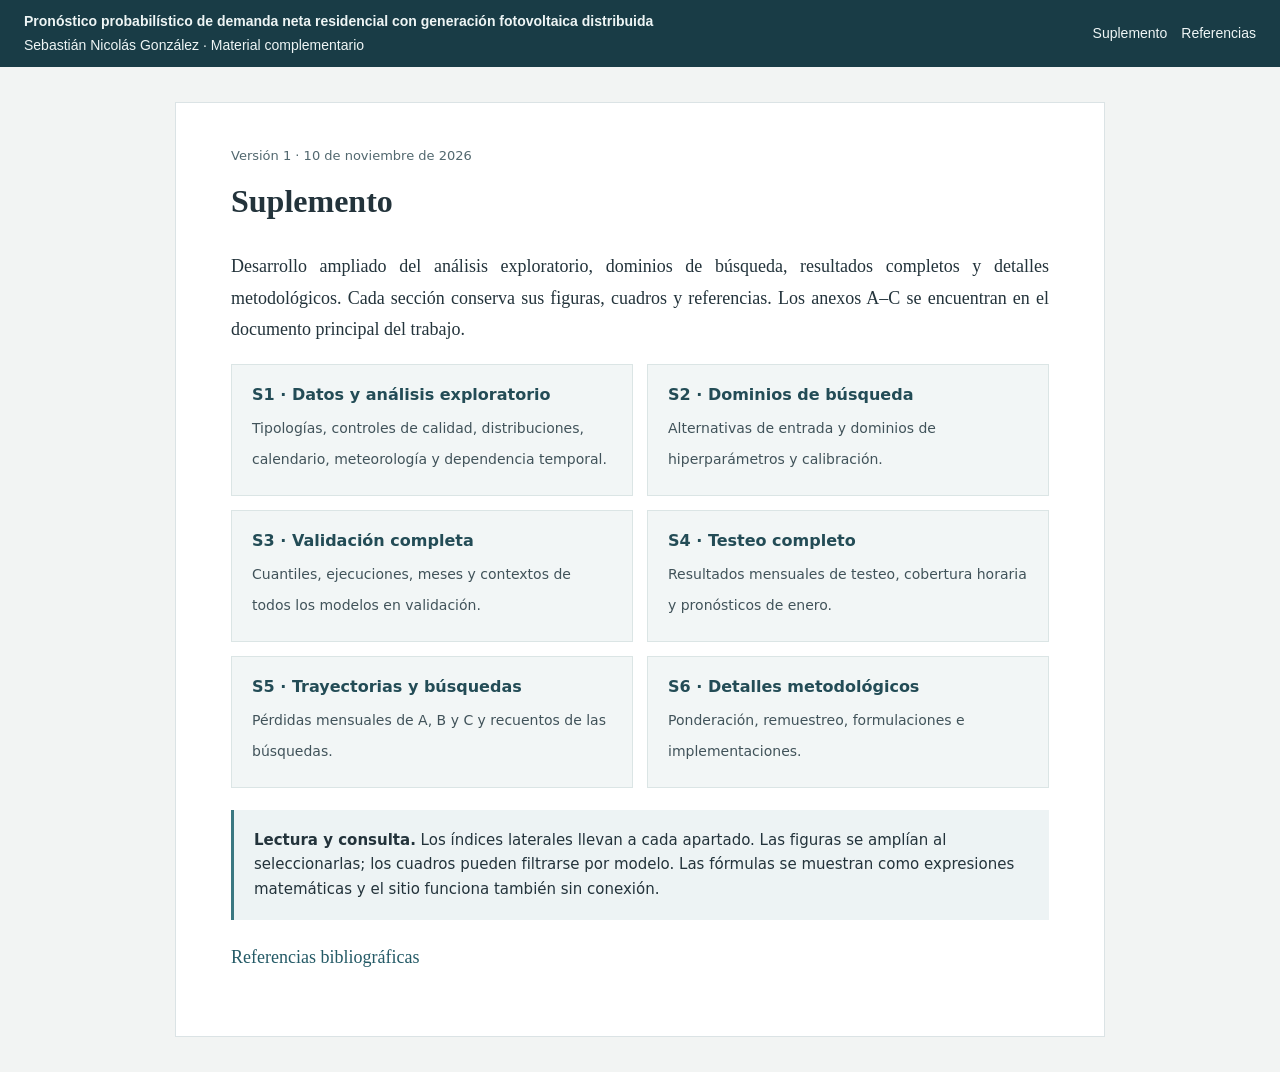
<file: docs/index.html>
<!doctype html><html lang="es"><head><meta charset="utf-8"><meta name="viewport" content="width=device-width,initial-scale=1"><title>Suplemento</title><link rel="stylesheet" href="estilos.css"></head><body><header><a class="brand" href="index.html">Pronóstico probabilístico de demanda neta residencial con generación fotovoltaica distribuida<br> <span style="font-weight:400">Sebastián Nicolás González · Material complementario</span> · material complementario</a><a href="index.html">Suplemento</a><a href="referencias.html">Referencias</a></header><main class="index-wrap"><article class="paper"><p class="overview-count">Versión 1 · 10 de noviembre de 2026</p><h1>Suplemento</h1><p>Desarrollo ampliado del análisis exploratorio, dominios de búsqueda, resultados completos y detalles metodológicos. Cada sección conserva sus figuras, cuadros y referencias. Los anexos A–C se encuentran en el documento principal del trabajo.</p><div class="cards"><a class="card" href="s1.html"><strong>S1 · Datos y análisis exploratorio</strong><span>Tipologías, controles de calidad, distribuciones, calendario, meteorología y dependencia temporal.</span></a><a class="card" href="s2.html"><strong>S2 · Dominios de búsqueda</strong><span>Alternativas de entrada y dominios de hiperparámetros y calibración.</span></a><a class="card" href="s3.html"><strong>S3 · Validación completa</strong><span>Cuantiles, ejecuciones, meses y contextos de todos los modelos en validación.</span></a><a class="card" href="s4.html"><strong>S4 · Testeo completo</strong><span>Resultados mensuales de testeo, cobertura horaria y pronósticos de enero.</span></a><a class="card" href="s5.html"><strong>S5 · Trayectorias y búsquedas</strong><span>Pérdidas mensuales de A, B y C y recuentos de las búsquedas.</span></a><a class="card" href="s6.html"><strong>S6 · Detalles metodológicos</strong><span>Ponderación, remuestreo, formulaciones e implementaciones.</span></a></div><div class="callout"><strong>Lectura y consulta.</strong> Los índices laterales llevan a cada apartado. Las figuras se amplían al seleccionarlas; los cuadros pueden filtrarse por modelo. Las fórmulas se muestran como expresiones matemáticas y el sitio funciona también sin conexión.</div><p><a href="referencias.html">Referencias bibliográficas</a></p></article></main><dialog id="zoom"><button>Cerrar imagen</button><img alt=""></dialog><script src="lectura.js"></script></body></html>
</file>
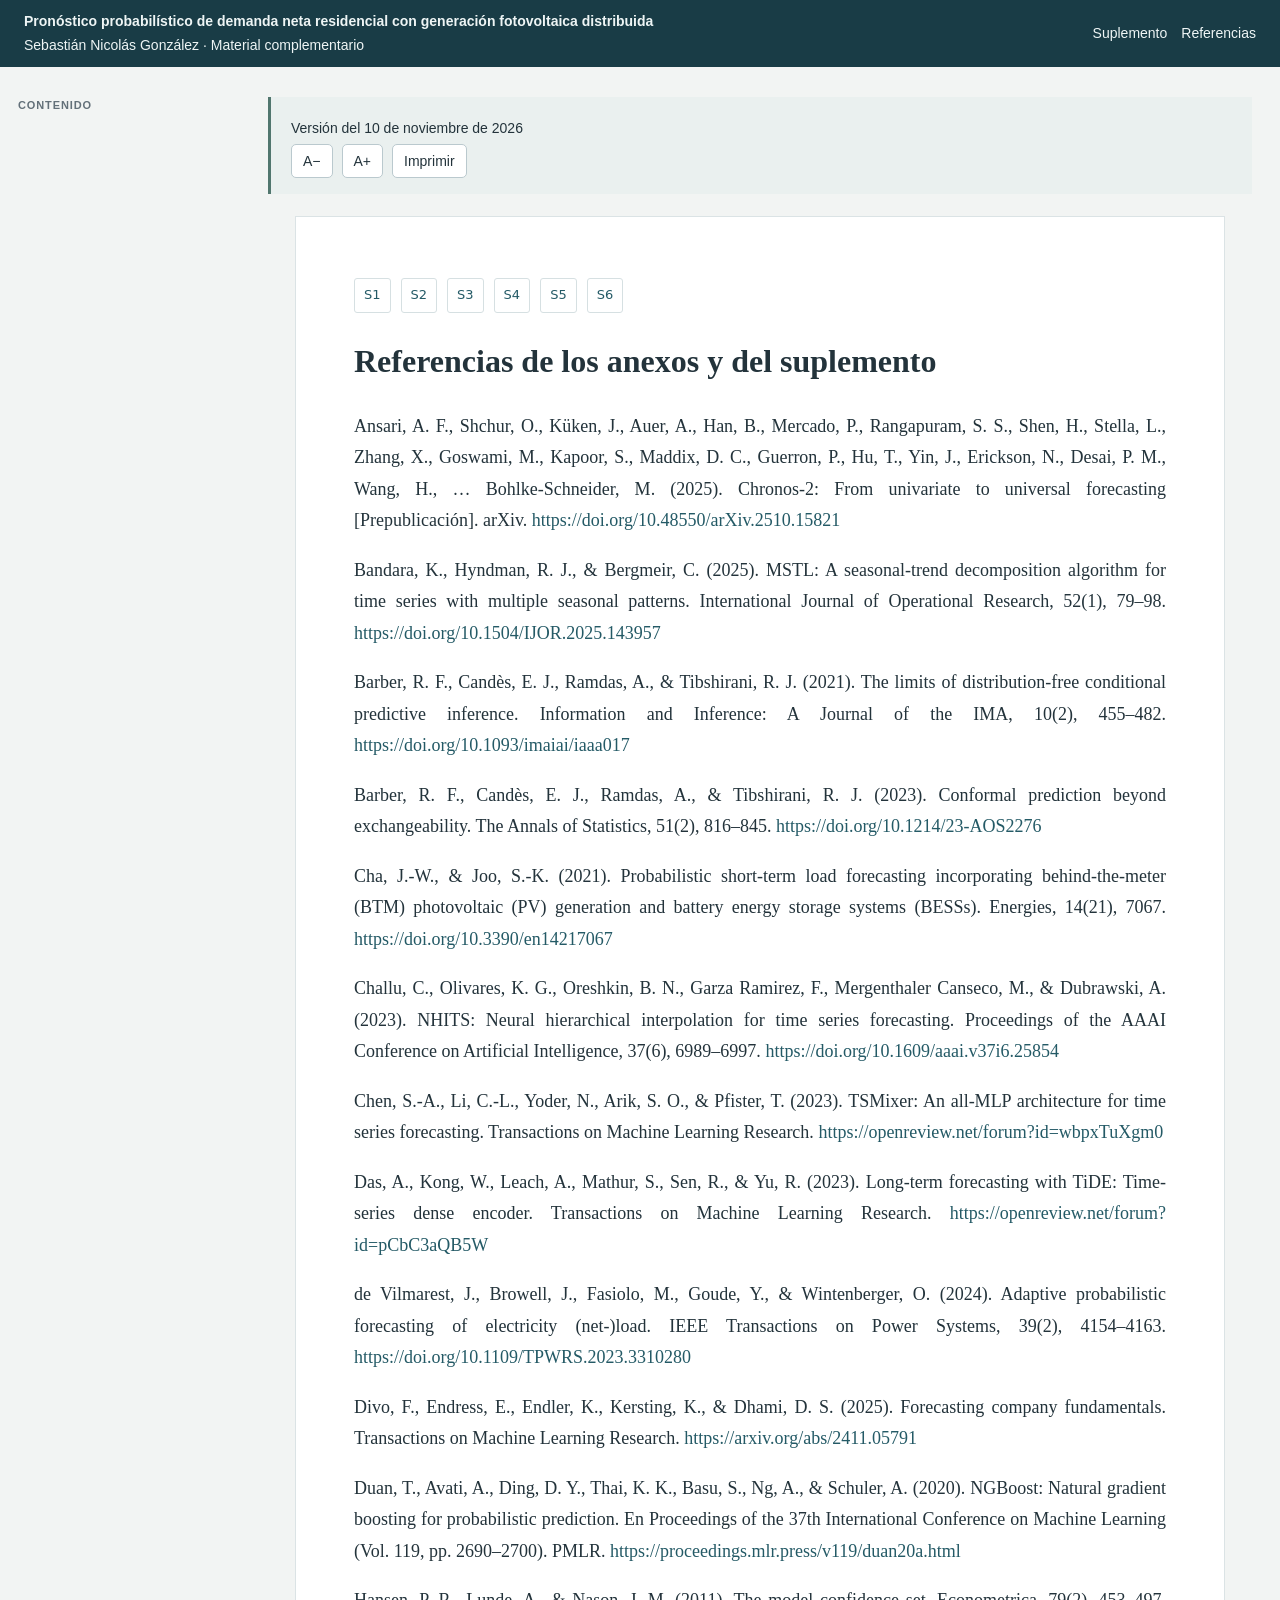
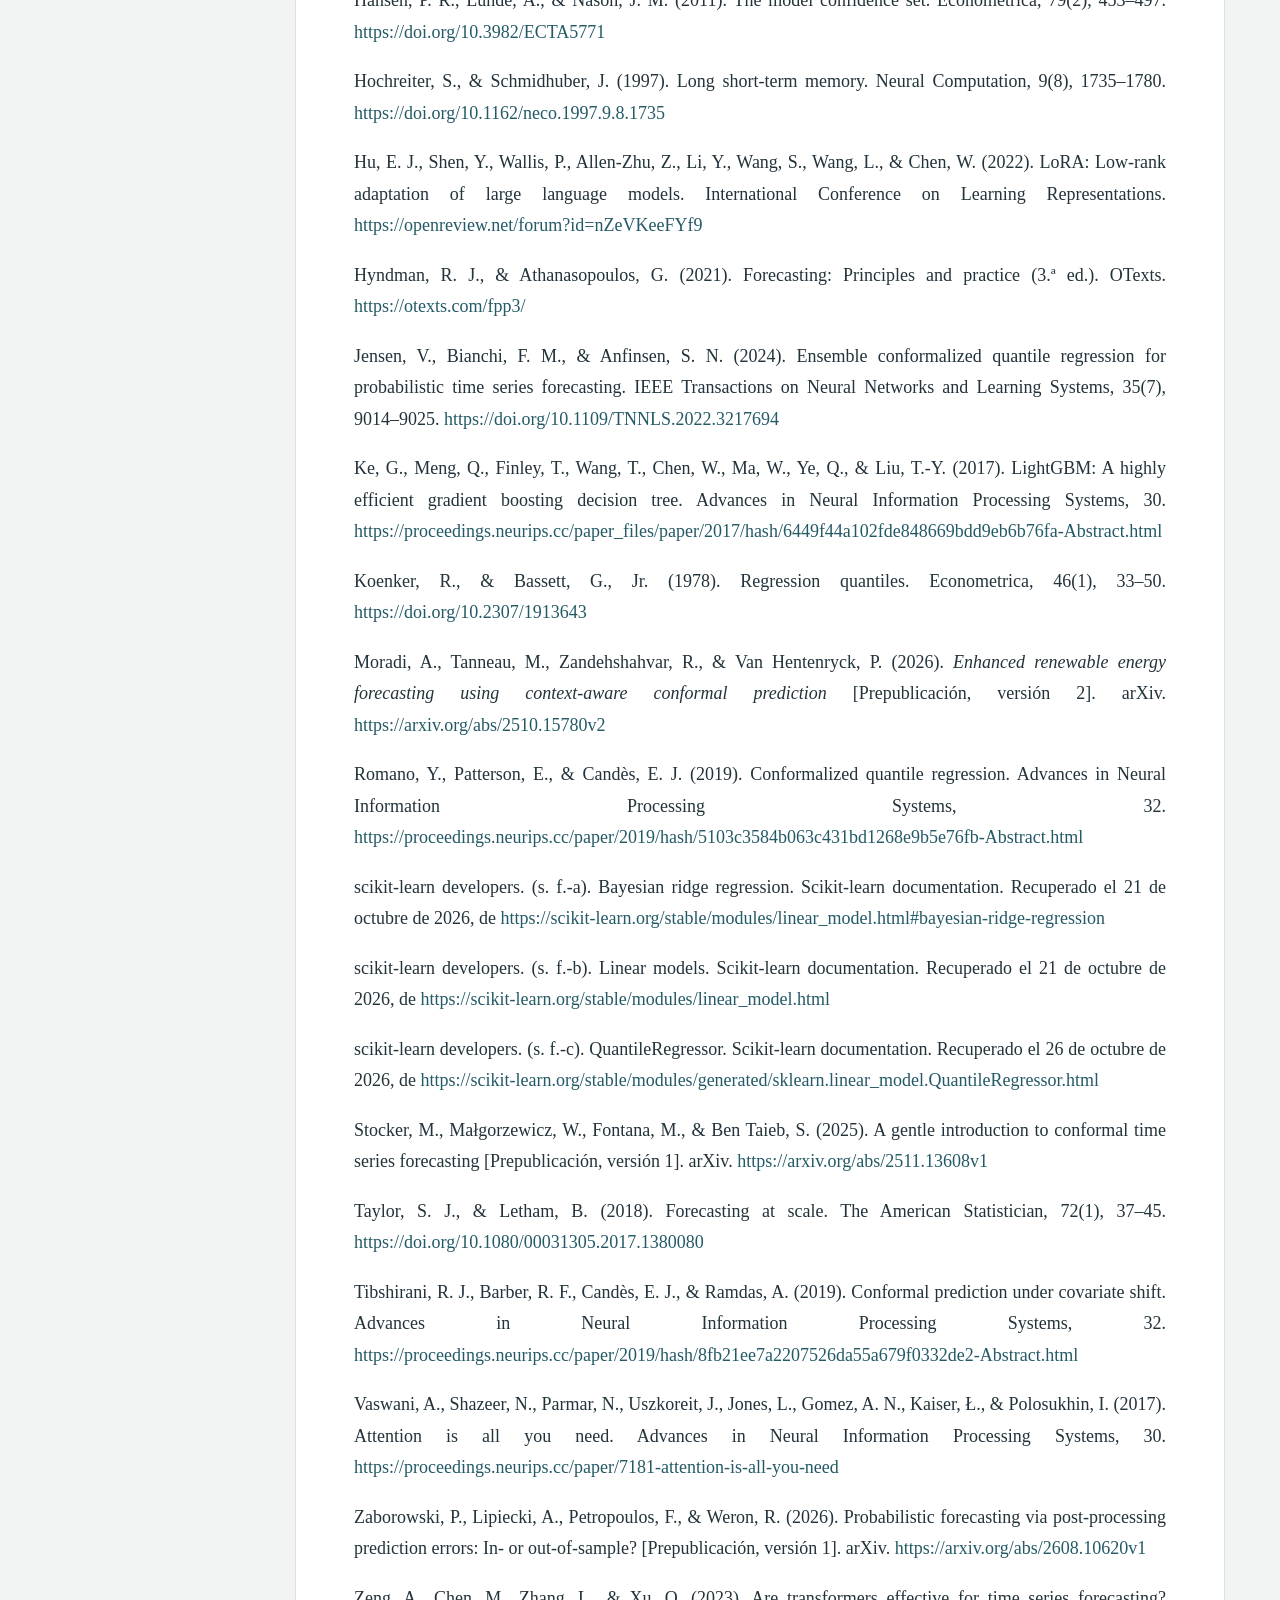
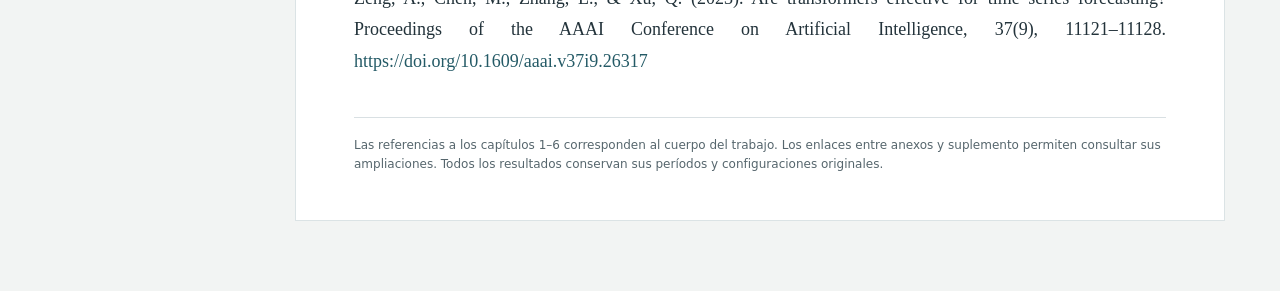
<file: docs/referencias.html>
<!doctype html><html lang="es"><head><meta charset="utf-8"><meta name="viewport" content="width=device-width,initial-scale=1"><title>Referencias</title><link rel="stylesheet" href="estilos.css"></head><body><header><a class="brand" href="index.html">Demanda neta · material complementario</a><a href="index.html">Suplemento</a><a href="referencias.html">Referencias</a></header><div class="layout"><nav class="toc" aria-label="Índice del documento"><strong>Contenido</strong></nav><main class="reading"><div class="review-note"><p>Versión del 10 de noviembre de 2026</p><div class="toolbar"><button data-font="-1">A−</button><button data-font="1">A+</button><button onclick="window.print()">Imprimir</button></div></div><article class="paper"><nav class="doc-nav"><a href="s1.html">S1</a><a href="s2.html">S2</a><a href="s3.html">S3</a><a href="s4.html">S4</a><a href="s5.html">S5</a><a href="s6.html">S6</a></nav><div><h1 id="referencias-de-los-anexos-y-del-suplemento">Referencias de los anexos y del suplemento</h1>
<p>Ansari, A. F., Shchur, O., Küken, J., Auer, A., Han, B., Mercado, P., Rangapuram, S. S., Shen, H., Stella, L., Zhang, X., Goswami, M., Kapoor, S., Maddix, D. C., Guerron, P., Hu, T., Yin, J., Erickson, N., Desai, P. M., Wang, H., … Bohlke-Schneider, M. (2025). Chronos-2: From univariate to universal forecasting [Prepublicación]. arXiv. <a href="https://doi.org/10.48550/arXiv.2510.15821">https://doi.org/10.48550/arXiv.2510.15821</a></p>
<p>Bandara, K., Hyndman, R. J., &amp; Bergmeir, C. (2025). MSTL: A seasonal-trend decomposition algorithm for time series with multiple seasonal patterns. International Journal of Operational Research, 52(1), 79–98. <a href="https://doi.org/10.1504/IJOR.2025.143957">https://doi.org/10.1504/IJOR.2025.143957</a></p>
<p>Barber, R. F., Candès, E. J., Ramdas, A., &amp; Tibshirani, R. J. (2021). The limits of distribution-free conditional predictive inference. Information and Inference: A Journal of the IMA, 10(2), 455–482. <a href="https://doi.org/10.1093/imaiai/iaaa017">https://doi.org/10.1093/imaiai/iaaa017</a></p>
<p>Barber, R. F., Candès, E. J., Ramdas, A., &amp; Tibshirani, R. J. (2023). Conformal prediction beyond exchangeability. The Annals of Statistics, 51(2), 816–845. <a href="https://doi.org/10.1214/23-AOS2276">https://doi.org/10.1214/23-AOS2276</a></p>
<p>Cha, J.-W., &amp; Joo, S.-K. (2021). Probabilistic short-term load forecasting incorporating behind-the-meter (BTM) photovoltaic (PV) generation and battery energy storage systems (BESSs). Energies, 14(21), 7067. <a href="https://doi.org/10.3390/en14217067">https://doi.org/10.3390/en14217067</a></p>
<p>Challu, C., Olivares, K. G., Oreshkin, B. N., Garza Ramirez, F., Mergenthaler Canseco, M., &amp; Dubrawski, A. (2023). NHITS: Neural hierarchical interpolation for time series forecasting. Proceedings of the AAAI Conference on Artificial Intelligence, 37(6), 6989–6997. <a href="https://doi.org/10.1609/aaai.v37i6.25854">https://doi.org/10.1609/aaai.v37i6.25854</a></p>
<p>Chen, S.-A., Li, C.-L., Yoder, N., Arik, S. O., &amp; Pfister, T. (2023). TSMixer: An all-MLP architecture for time series forecasting. Transactions on Machine Learning Research. <a href="https://openreview.net/forum?id=wbpxTuXgm0">https://openreview.net/forum?id=wbpxTuXgm0</a></p>
<p>Das, A., Kong, W., Leach, A., Mathur, S., Sen, R., &amp; Yu, R. (2023). Long-term forecasting with TiDE: Time-series dense encoder. Transactions on Machine Learning Research. <a href="https://openreview.net/forum?id=pCbC3aQB5W">https://openreview.net/forum?id=pCbC3aQB5W</a></p>
<p>de Vilmarest, J., Browell, J., Fasiolo, M., Goude, Y., &amp; Wintenberger, O. (2024). Adaptive probabilistic forecasting of electricity (net-)load. IEEE Transactions on Power Systems, 39(2), 4154–4163. <a href="https://doi.org/10.1109/TPWRS.2023.3310280">https://doi.org/10.1109/TPWRS.2023.3310280</a></p>
<p>Divo, F., Endress, E., Endler, K., Kersting, K., &amp; Dhami, D. S. (2025). Forecasting company fundamentals. Transactions on Machine Learning Research. <a href="https://arxiv.org/abs/2411.05791">https://arxiv.org/abs/2411.05791</a></p>
<p>Duan, T., Avati, A., Ding, D. Y., Thai, K. K., Basu, S., Ng, A., &amp; Schuler, A. (2020). NGBoost: Natural gradient boosting for probabilistic prediction. En Proceedings of the 37th International Conference on Machine Learning (Vol. 119, pp. 2690–2700). PMLR. <a href="https://proceedings.mlr.press/v119/duan20a.html">https://proceedings.mlr.press/v119/duan20a.html</a></p>
<p>Hansen, P. R., Lunde, A., &amp; Nason, J. M. (2011). The model confidence set. Econometrica, 79(2), 453–497. <a href="https://doi.org/10.3982/ECTA5771">https://doi.org/10.3982/ECTA5771</a></p>
<p>Hochreiter, S., &amp; Schmidhuber, J. (1997). Long short-term memory. Neural Computation, 9(8), 1735–1780. <a href="https://doi.org/10.1162/neco.1997.9.8.1735">https://doi.org/10.1162/neco.1997.9.8.1735</a></p>
<p>Hu, E. J., Shen, Y., Wallis, P., Allen-Zhu, Z., Li, Y., Wang, S., Wang, L., &amp; Chen, W. (2022). LoRA: Low-rank adaptation of large language models. International Conference on Learning Representations. <a href="https://openreview.net/forum?id=nZeVKeeFYf9">https://openreview.net/forum?id=nZeVKeeFYf9</a></p>
<p>Hyndman, R. J., &amp; Athanasopoulos, G. (2021). Forecasting: Principles and practice (3.ª ed.). OTexts. <a href="https://otexts.com/fpp3/">https://otexts.com/fpp3/</a></p>
<p>Jensen, V., Bianchi, F. M., &amp; Anfinsen, S. N. (2024). Ensemble conformalized quantile regression for probabilistic time series forecasting. IEEE Transactions on Neural Networks and Learning Systems, 35(7), 9014–9025. <a href="https://doi.org/10.1109/TNNLS.2022.3217694">https://doi.org/10.1109/TNNLS.2022.3217694</a></p>
<p>Ke, G., Meng, Q., Finley, T., Wang, T., Chen, W., Ma, W., Ye, Q., &amp; Liu, T.-Y. (2017). LightGBM: A highly efficient gradient boosting decision tree. Advances in Neural Information Processing Systems, 30. <a href="https://proceedings.neurips.cc/paper_files/paper/2017/hash/6449f44a102fde848669bdd9eb6b76fa-Abstract.html">https://proceedings.neurips.cc/paper_files/paper/2017/hash/6449f44a102fde848669bdd9eb6b76fa-Abstract.html</a></p>
<p>Koenker, R., &amp; Bassett, G., Jr. (1978). Regression quantiles. Econometrica, 46(1), 33–50. <a href="https://doi.org/10.2307/1913643">https://doi.org/10.2307/1913643</a></p>
<p>Moradi, A., Tanneau, M., Zandehshahvar, R., &amp; Van Hentenryck, P. (2026). <em>Enhanced renewable energy forecasting using context-aware conformal prediction</em> [Prepublicación, versión 2]. arXiv. <a href="https://arxiv.org/abs/2510.15780v2">https://arxiv.org/abs/2510.15780v2</a></p>
<p>Romano, Y., Patterson, E., &amp; Candès, E. J. (2019). Conformalized quantile regression. Advances in Neural Information Processing Systems, 32. <a href="https://proceedings.neurips.cc/paper/2019/hash/5103c3584b063c431bd1268e9b5e76fb-Abstract.html">https://proceedings.neurips.cc/paper/2019/hash/5103c3584b063c431bd1268e9b5e76fb-Abstract.html</a></p>
<p>scikit-learn developers. (s. f.-a). Bayesian ridge regression. Scikit-learn documentation. Recuperado el 21 de octubre de 2026, de <a href="https://scikit-learn.org/stable/modules/linear_model.html#bayesian-ridge-regression">https://scikit-learn.org/stable/modules/linear_model.html#bayesian-ridge-regression</a></p>
<p>scikit-learn developers. (s. f.-b). Linear models. Scikit-learn documentation. Recuperado el 21 de octubre de 2026, de <a href="https://scikit-learn.org/stable/modules/linear_model.html">https://scikit-learn.org/stable/modules/linear_model.html</a></p>
<p>scikit-learn developers. (s. f.-c). QuantileRegressor. Scikit-learn documentation. Recuperado el 26 de octubre de 2026, de <a href="https://scikit-learn.org/stable/modules/generated/sklearn.linear_model.QuantileRegressor.html">https://scikit-learn.org/stable/modules/generated/sklearn.linear_model.QuantileRegressor.html</a></p>
<p>Stocker, M., Małgorzewicz, W., Fontana, M., &amp; Ben Taieb, S. (2025). A gentle introduction to conformal time series forecasting [Prepublicación, versión 1]. arXiv. <a href="https://arxiv.org/abs/2511.13608v1">https://arxiv.org/abs/2511.13608v1</a></p>
<p>Taylor, S. J., &amp; Letham, B. (2018). Forecasting at scale. The American Statistician, 72(1), 37–45. <a href="https://doi.org/10.1080/00031305.2017.1380080">https://doi.org/10.1080/00031305.2017.1380080</a></p>
<p>Tibshirani, R. J., Barber, R. F., Candès, E. J., &amp; Ramdas, A. (2019). Conformal prediction under covariate shift. Advances in Neural Information Processing Systems, 32. <a href="https://proceedings.neurips.cc/paper/2019/hash/8fb21ee7a2207526da55a679f0332de2-Abstract.html">https://proceedings.neurips.cc/paper/2019/hash/8fb21ee7a2207526da55a679f0332de2-Abstract.html</a></p>
<p>Vaswani, A., Shazeer, N., Parmar, N., Uszkoreit, J., Jones, L., Gomez, A. N., Kaiser, Ł., &amp; Polosukhin, I. (2017). Attention is all you need. Advances in Neural Information Processing Systems, 30. <a href="https://proceedings.neurips.cc/paper/7181-attention-is-all-you-need">https://proceedings.neurips.cc/paper/7181-attention-is-all-you-need</a></p>
<p>Zaborowski, P., Lipiecki, A., Petropoulos, F., &amp; Weron, R. (2026). Probabilistic forecasting via post-processing prediction errors: In- or out-of-sample? [Prepublicación, versión 1]. arXiv. <a href="https://arxiv.org/abs/2608.10620v1">https://arxiv.org/abs/2608.10620v1</a></p>
<p>Zeng, A., Chen, M., Zhang, L., &amp; Xu, Q. (2023). Are transformers effective for time series forecasting? Proceedings of the AAAI Conference on Artificial Intelligence, 37(9), 11121–11128. <a href="https://doi.org/10.1609/aaai.v37i9.26317">https://doi.org/10.1609/aaai.v37i9.26317</a></p>
</div><div class="page-footer">Las referencias a los capítulos 1–6 corresponden al cuerpo del trabajo. Los enlaces entre anexos y suplemento permiten consultar sus ampliaciones. Todos los resultados conservan sus períodos y configuraciones originales.</div></article></main></div><dialog id="zoom"><button>Cerrar imagen</button><img alt=""></dialog><script src="lectura.js"></script></body></html>
</file>
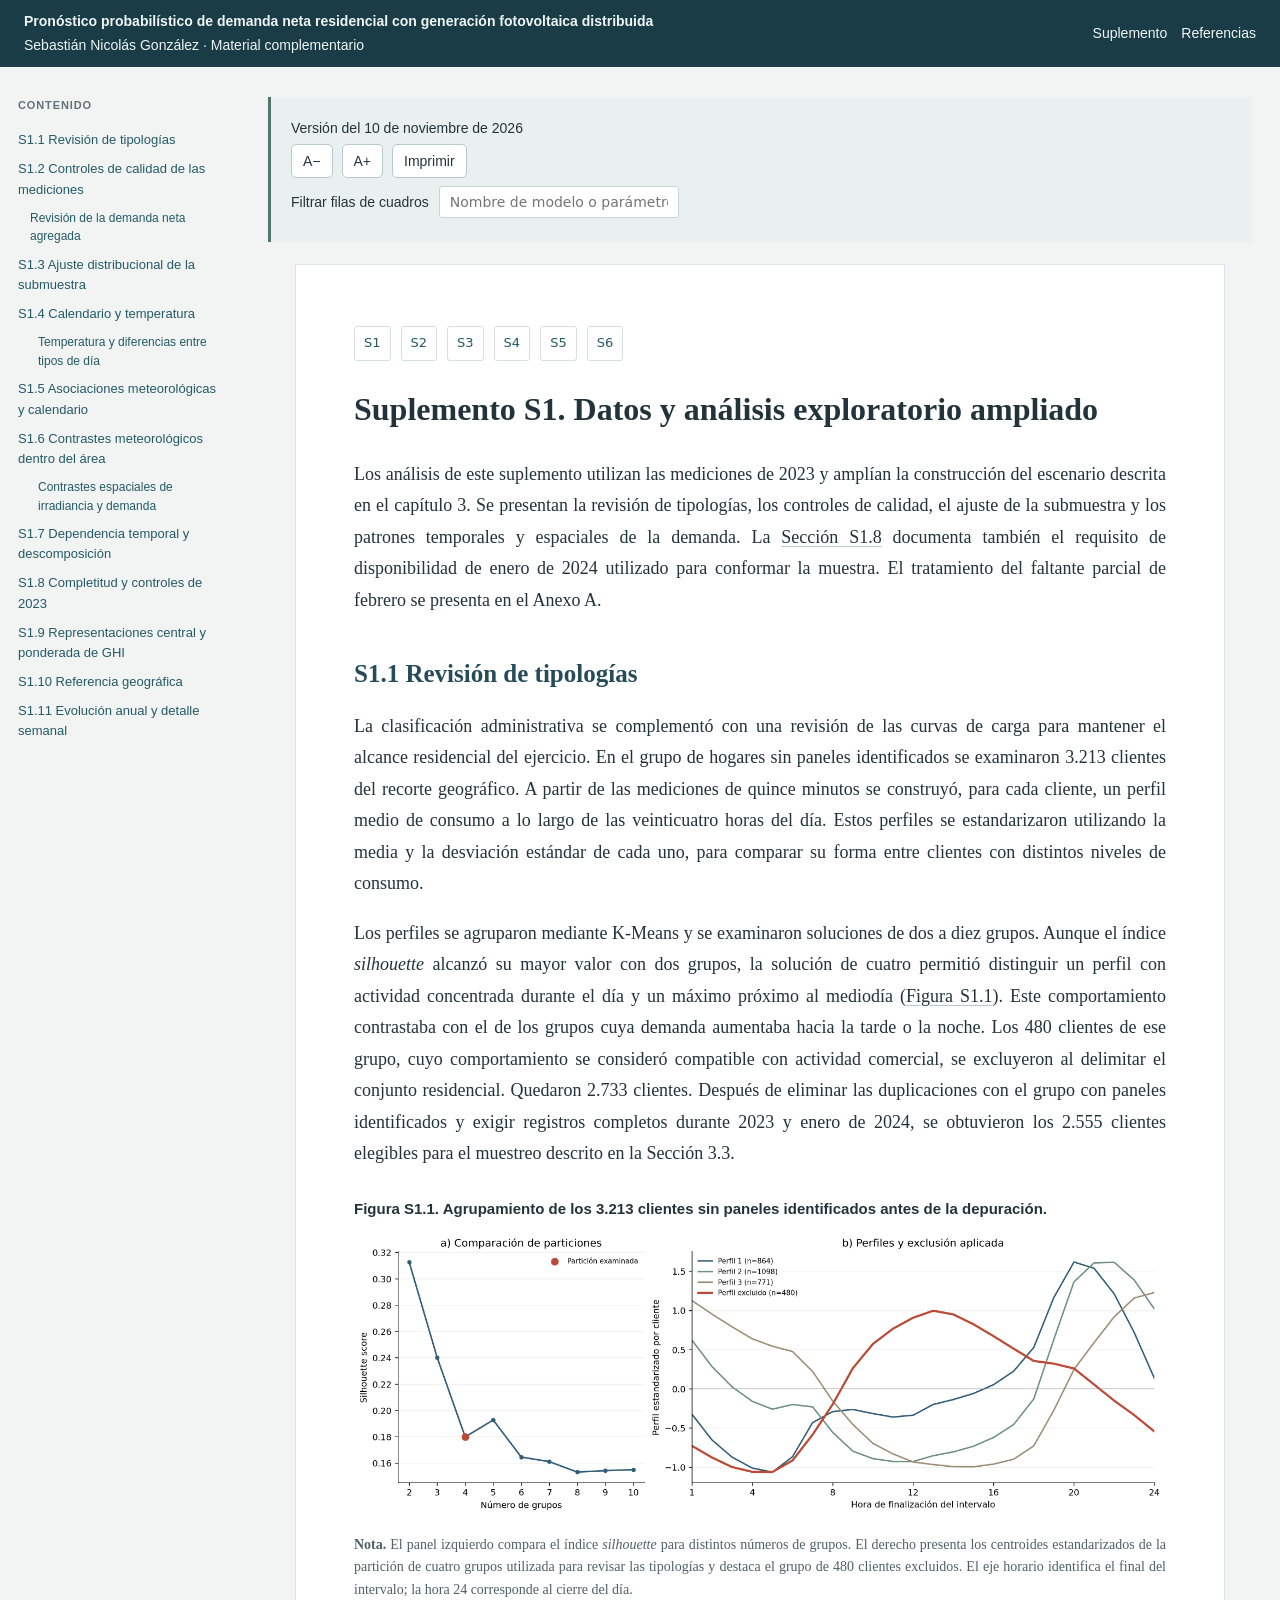
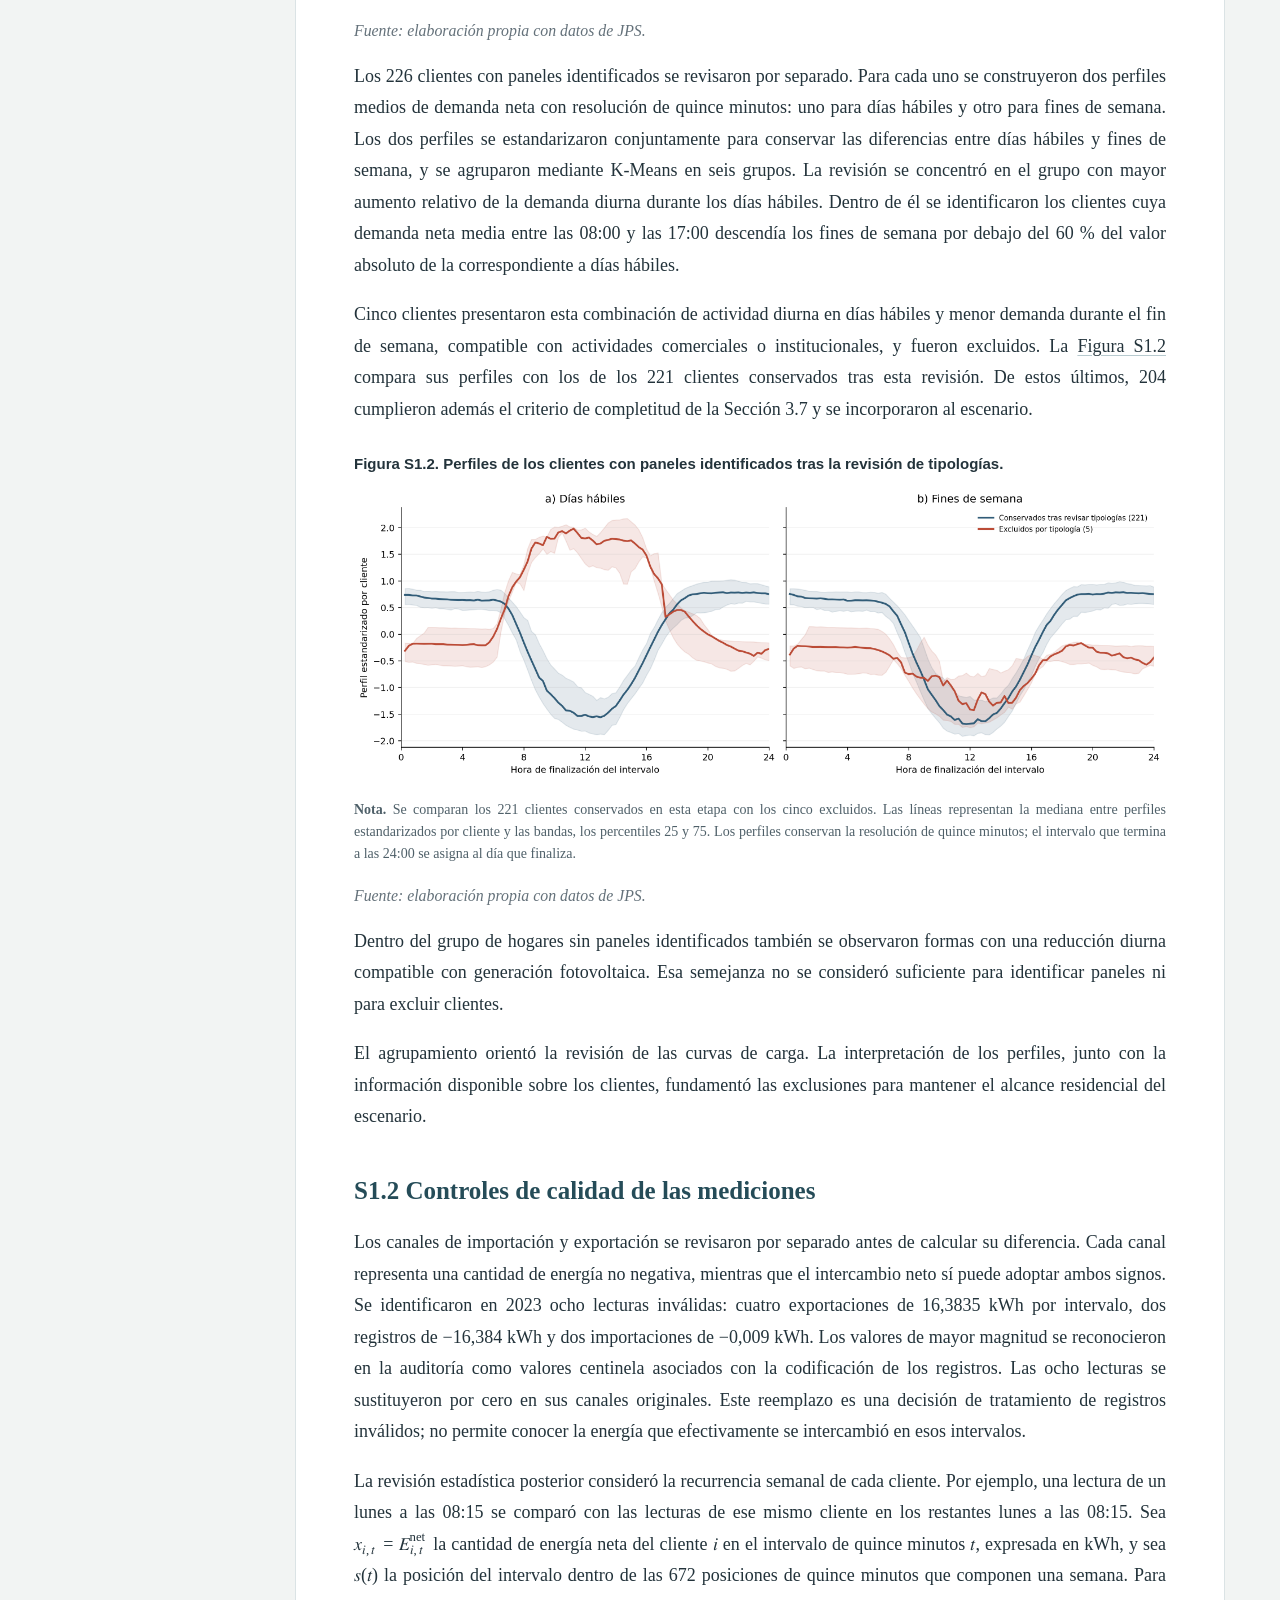
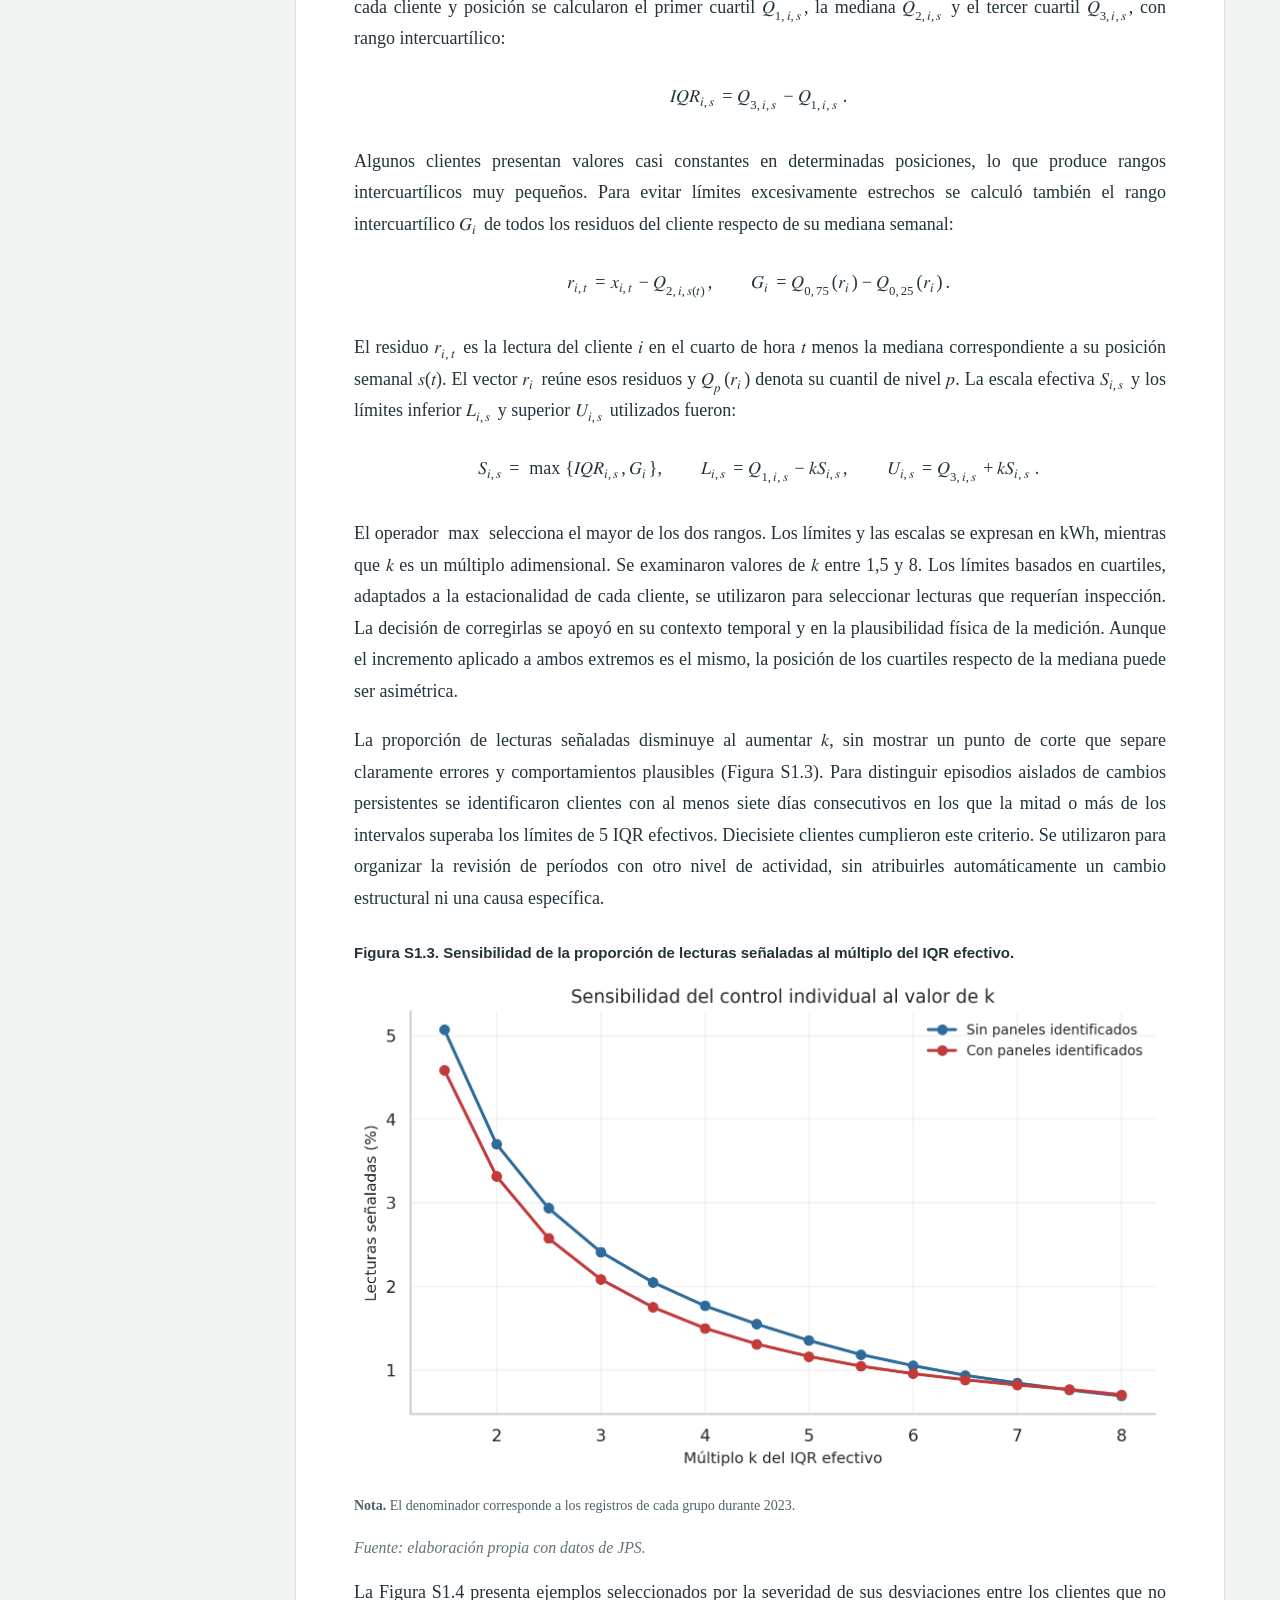
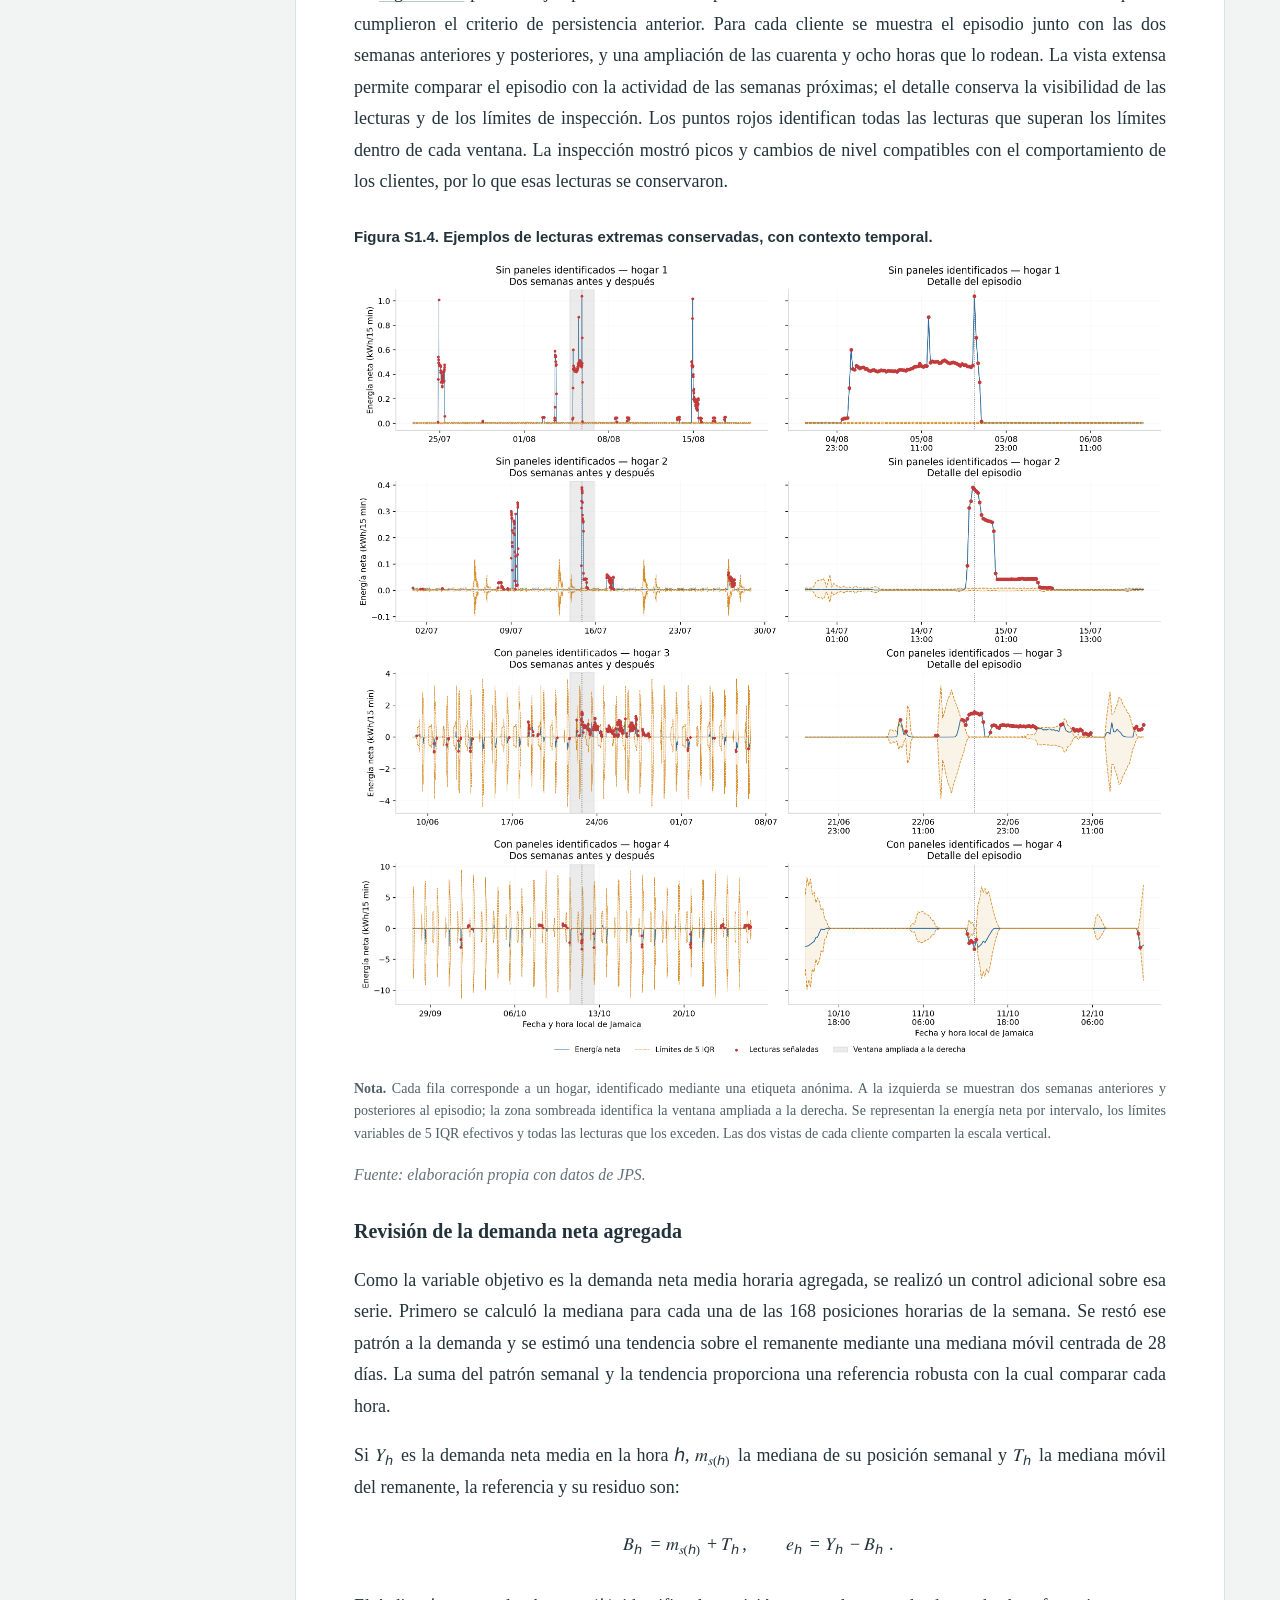
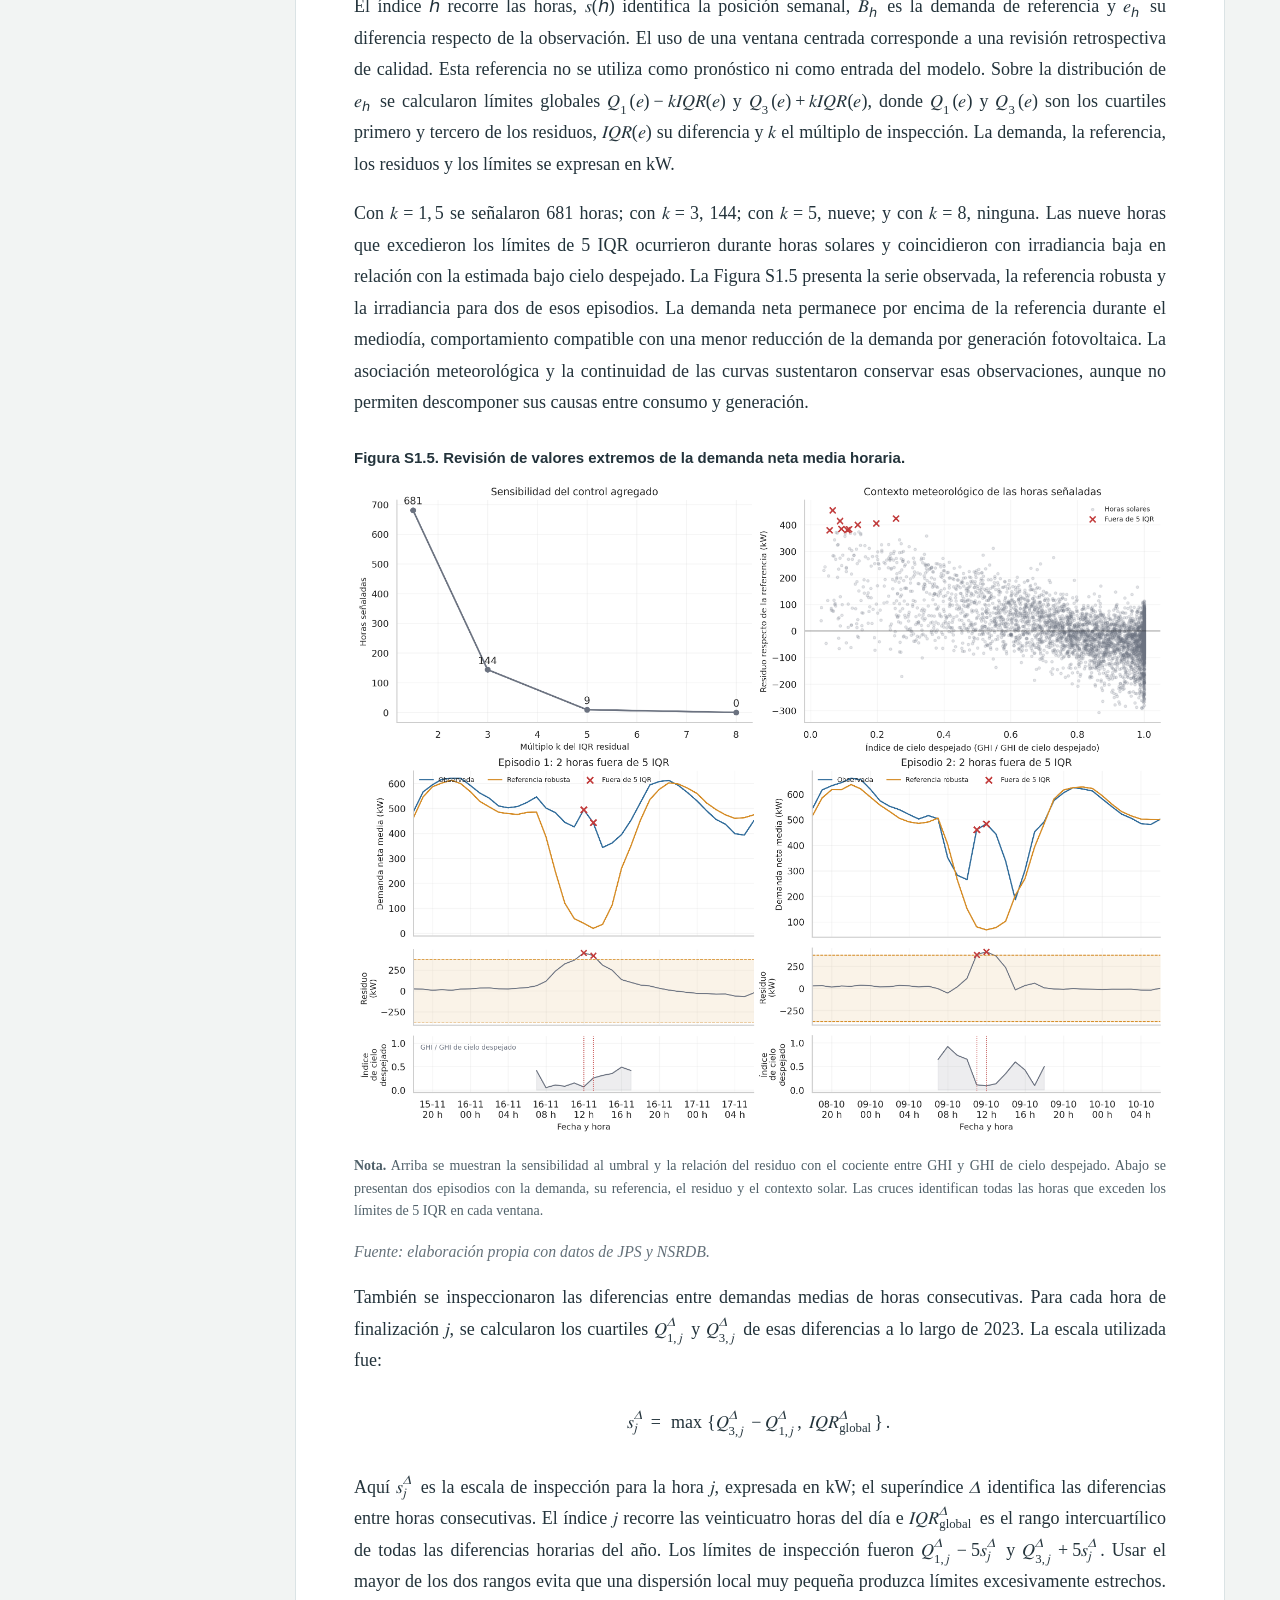
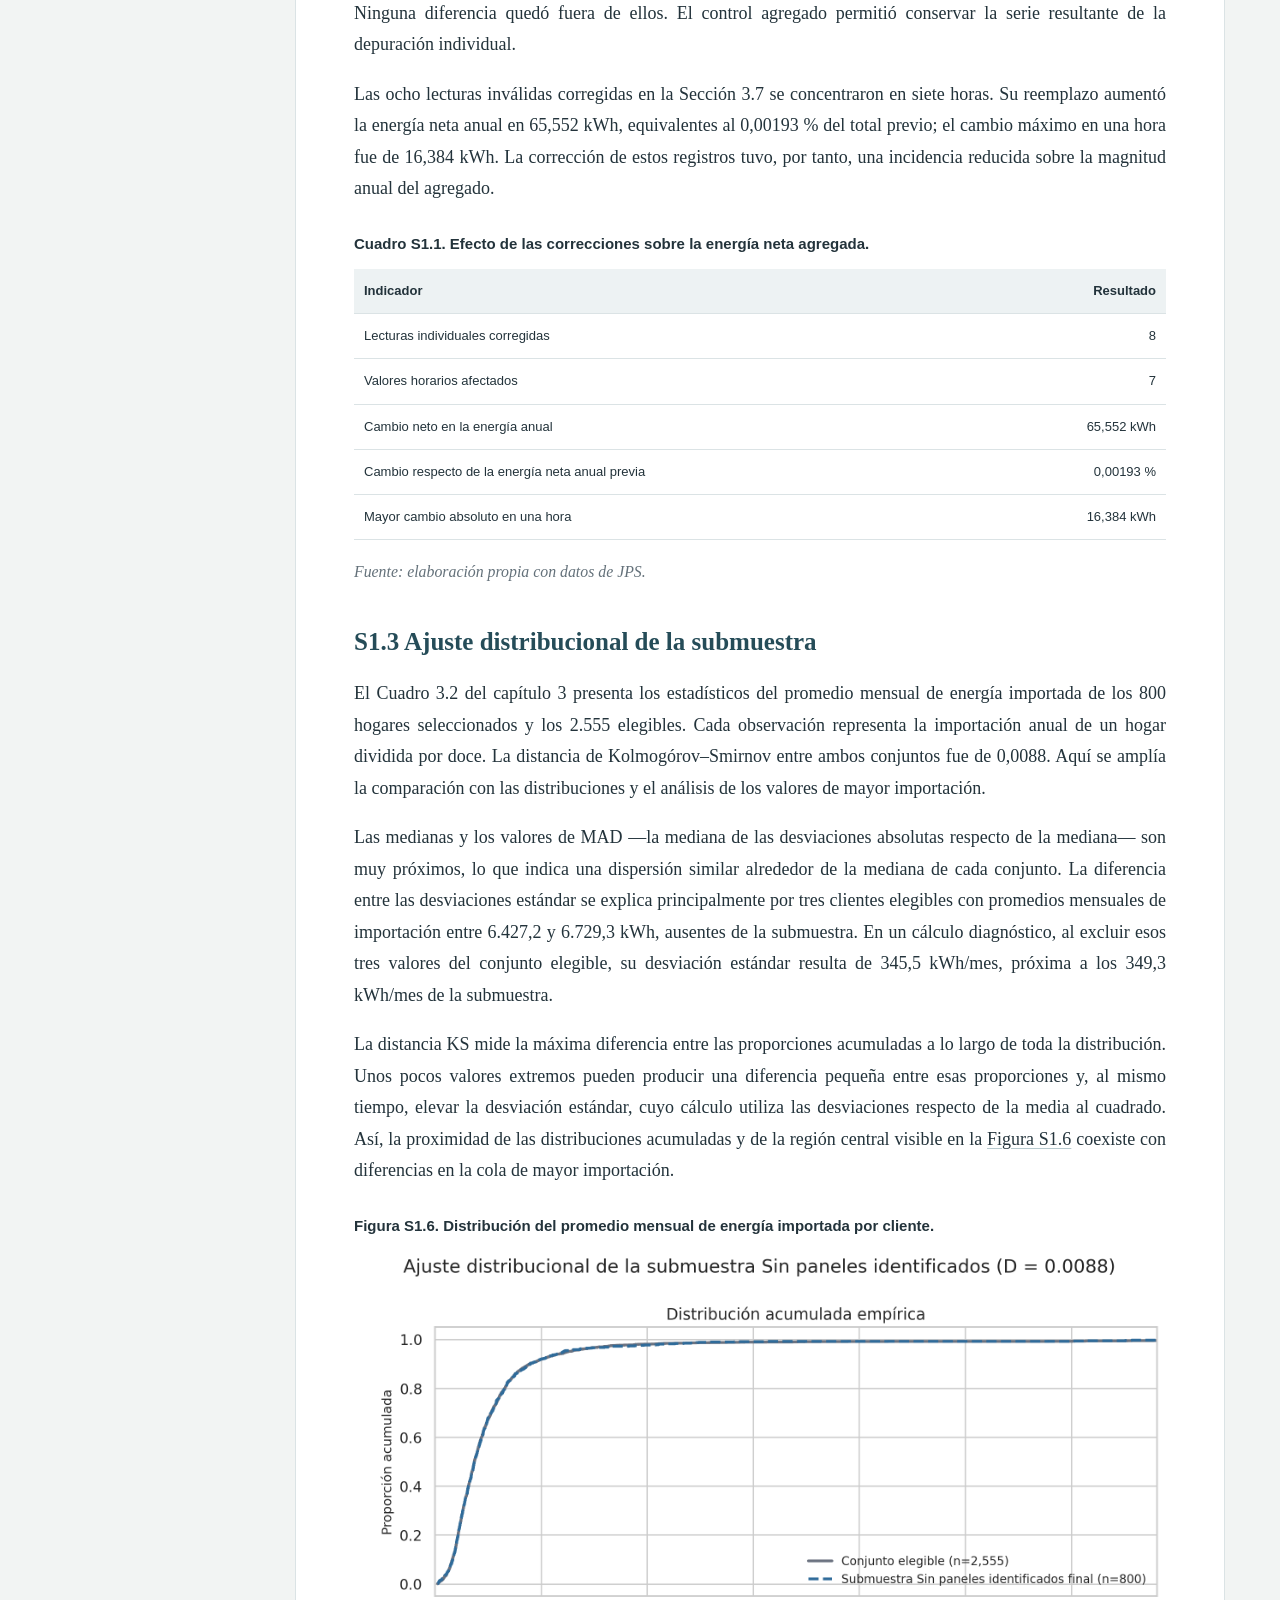
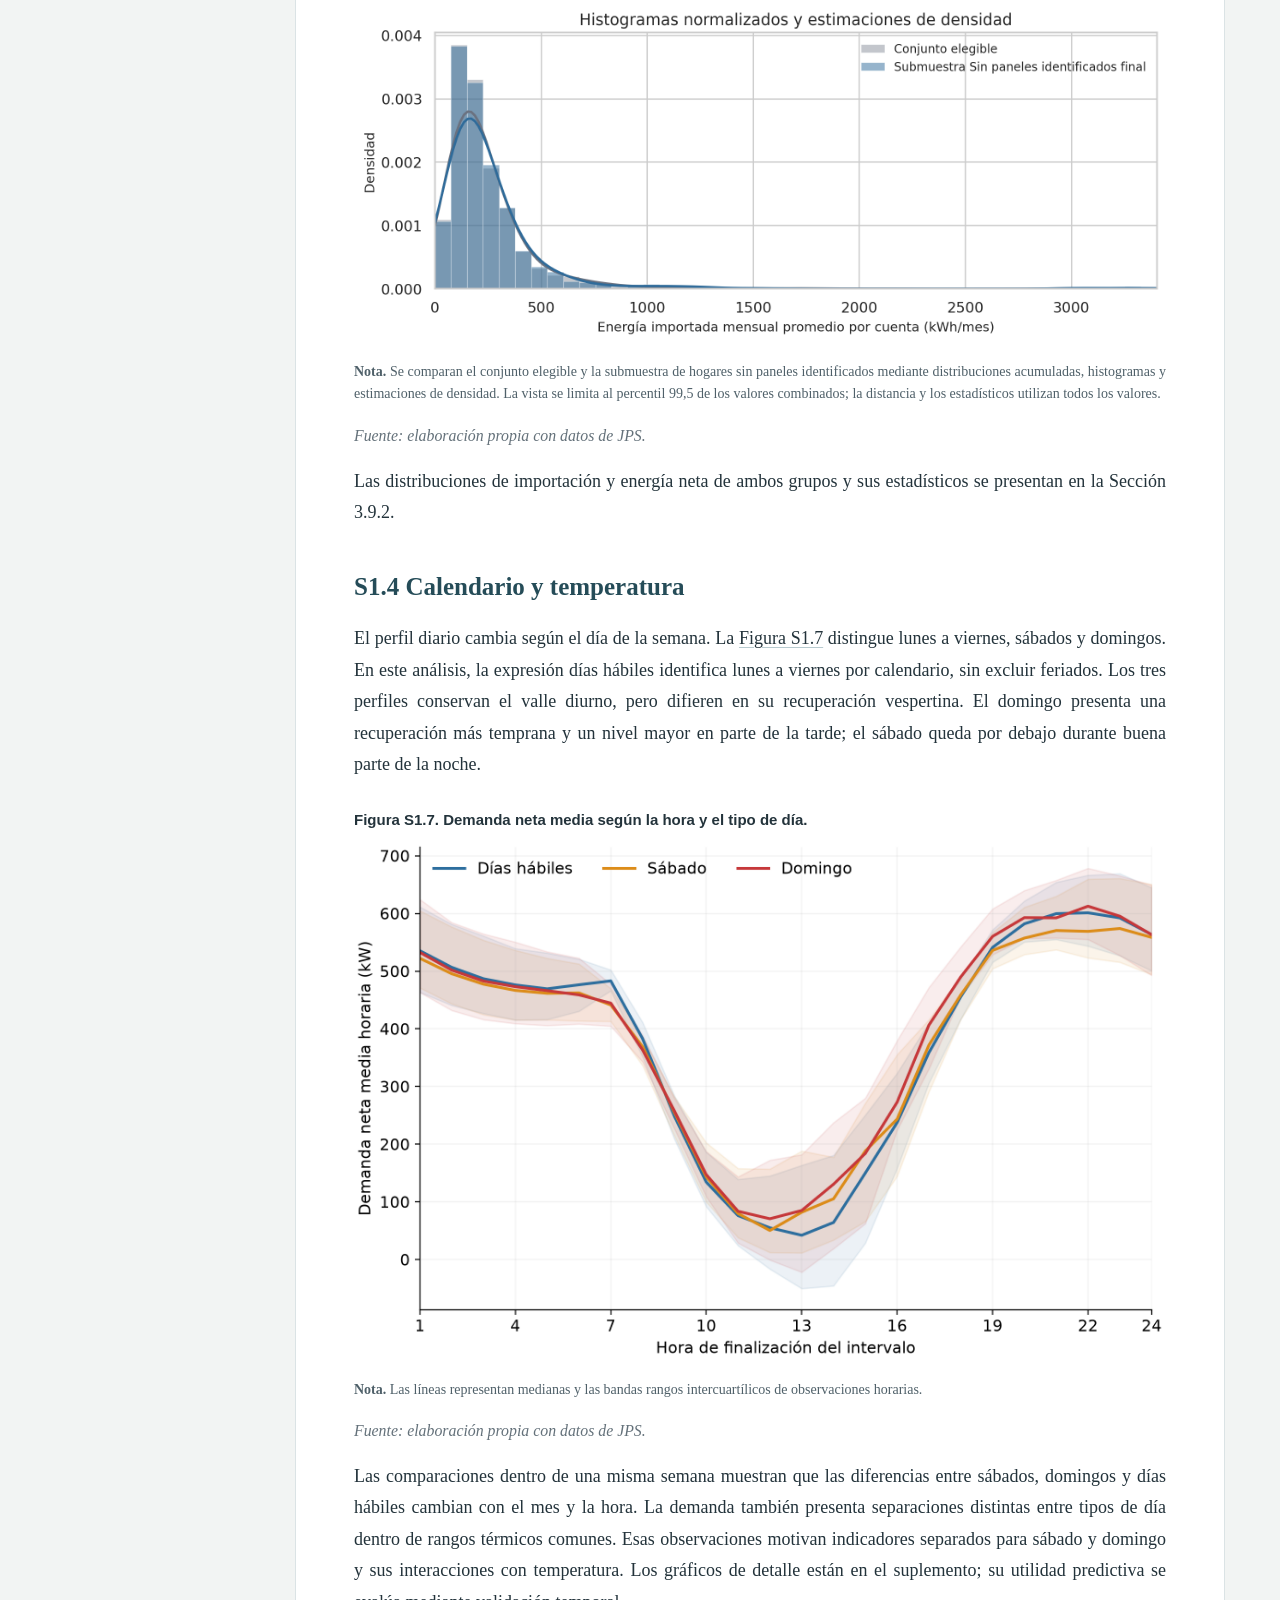
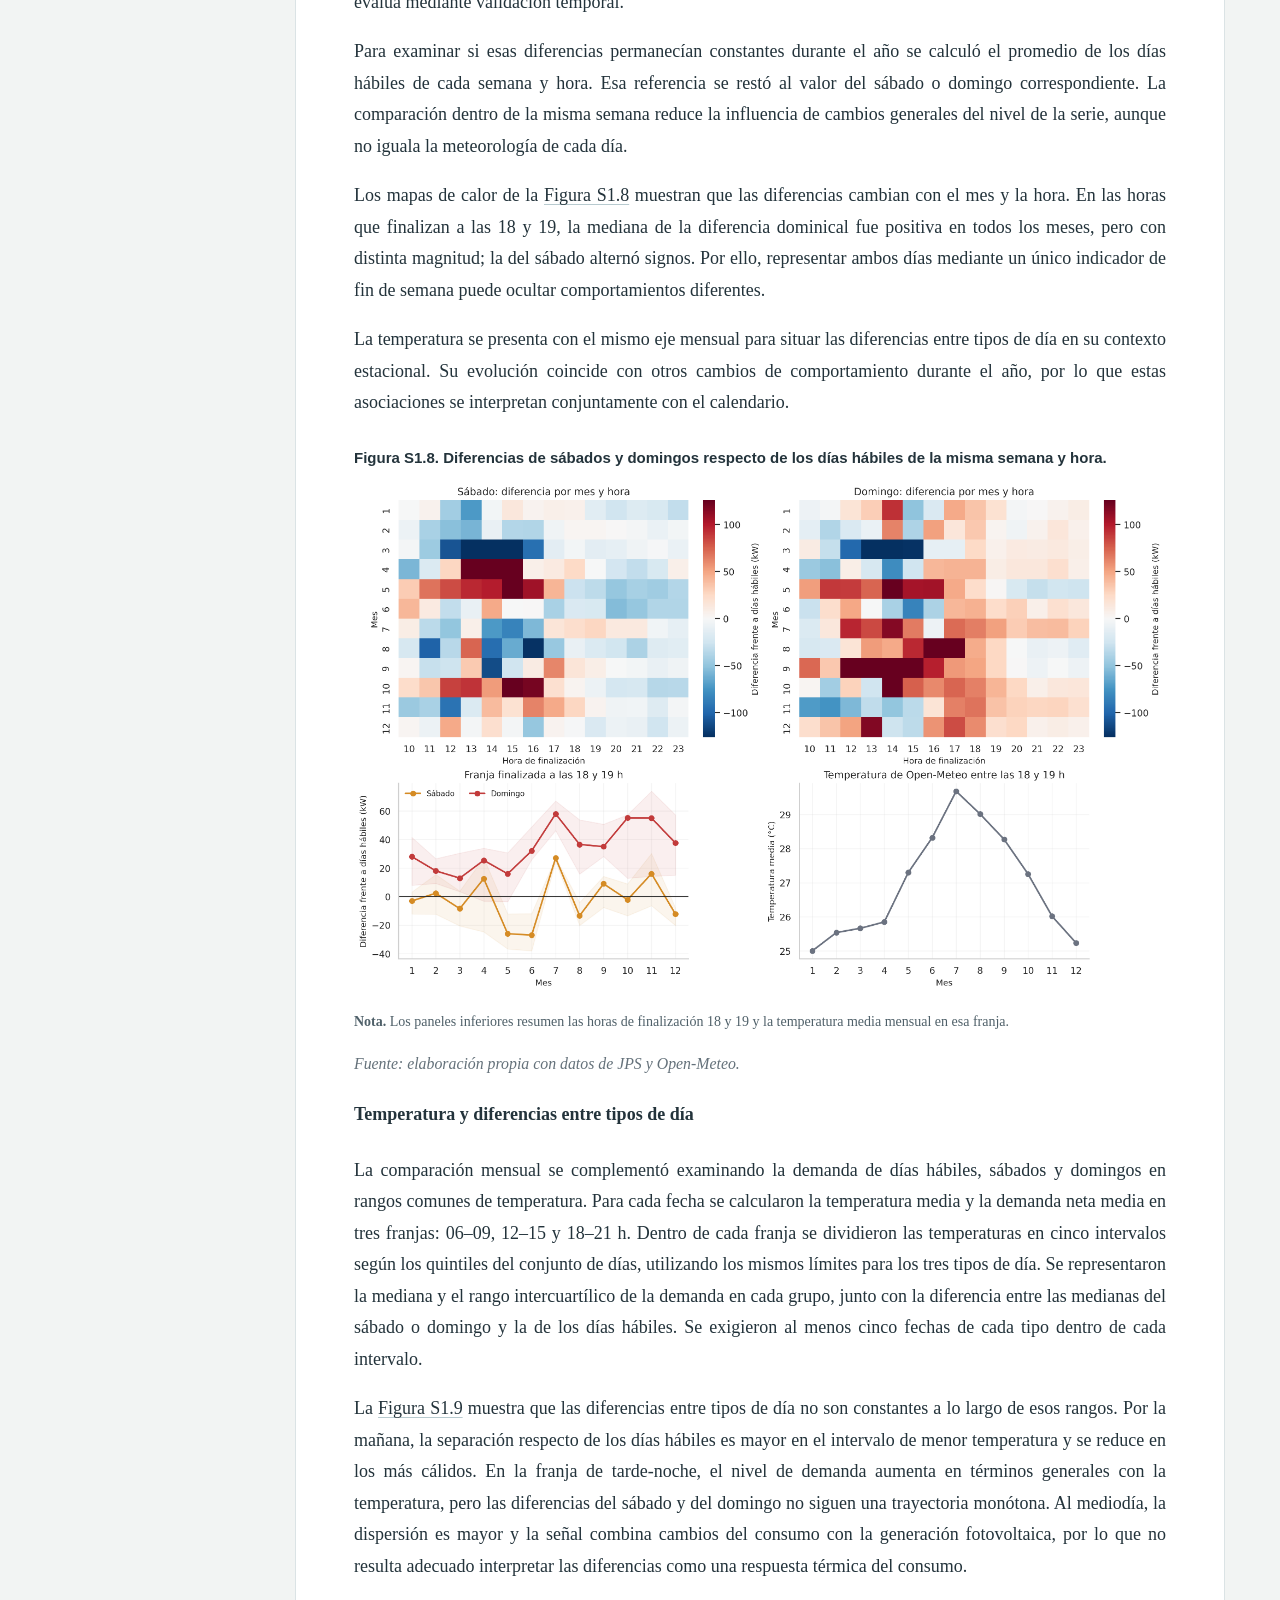
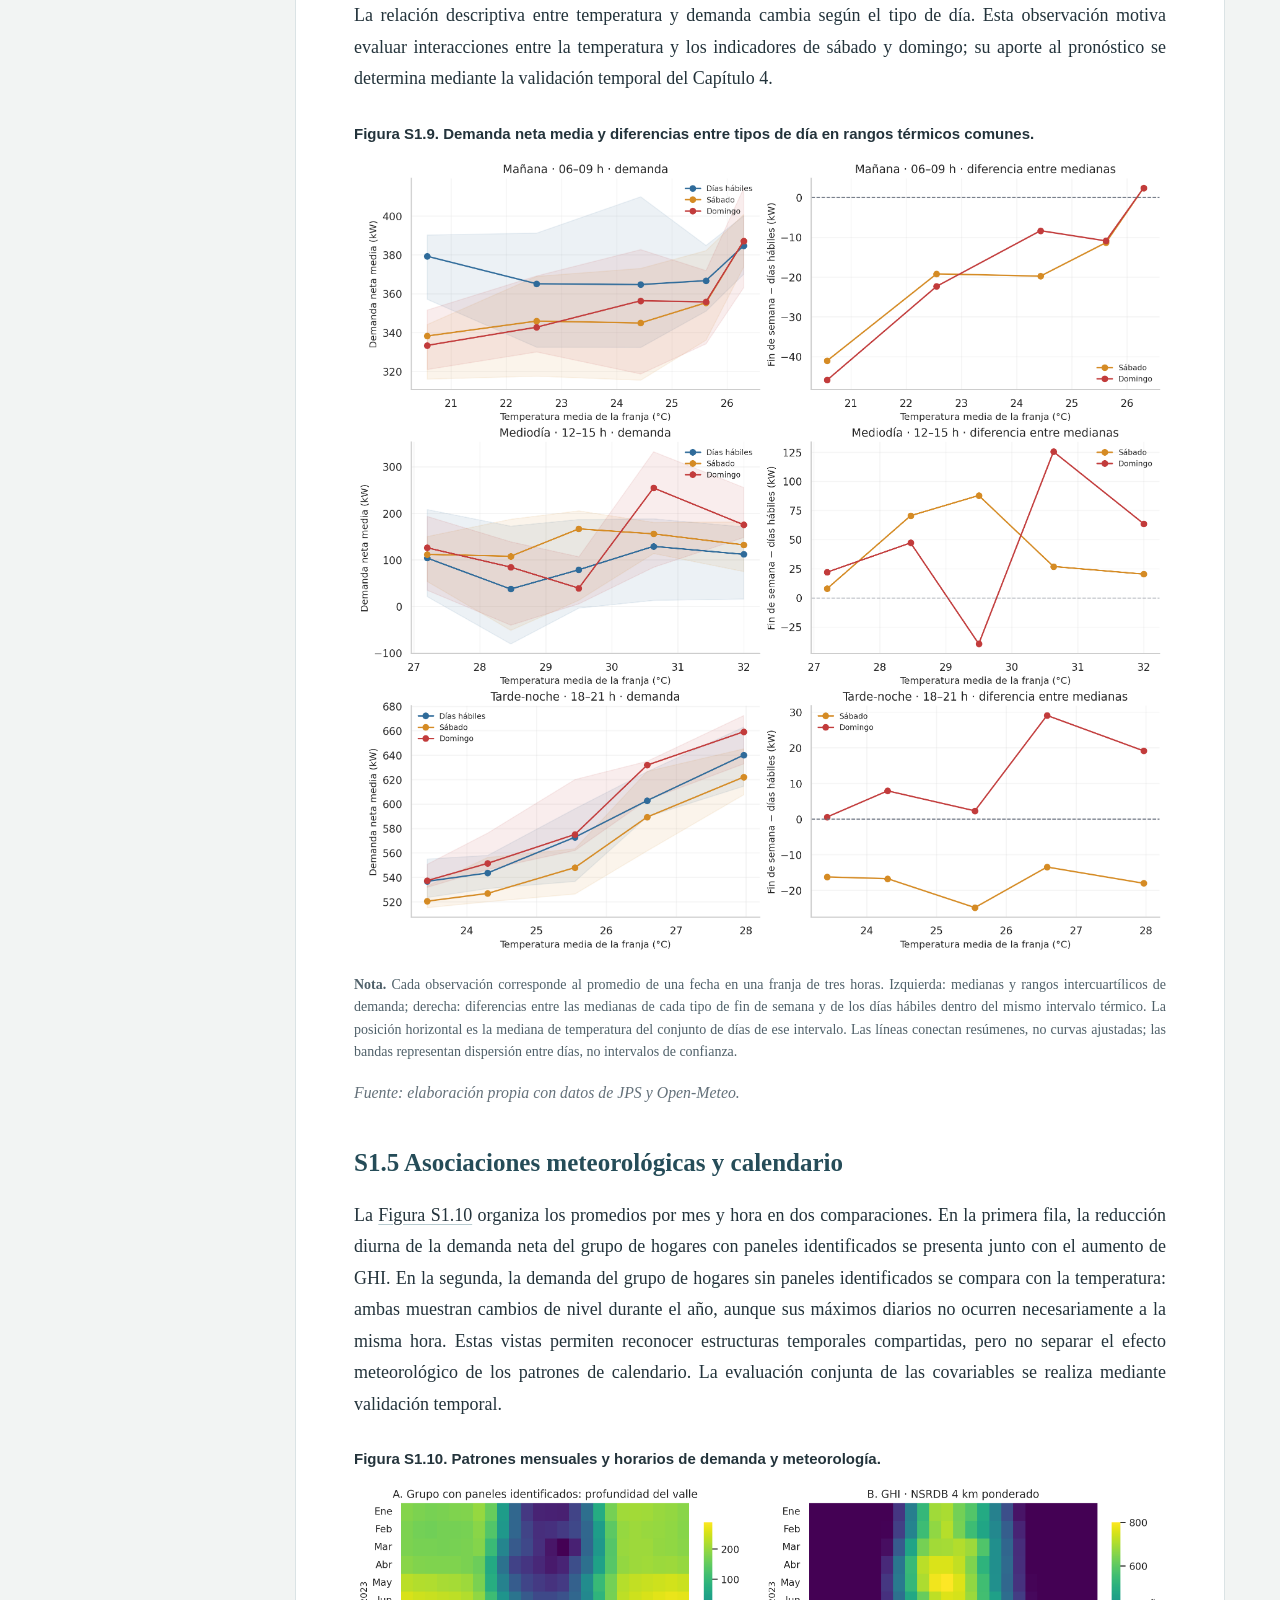
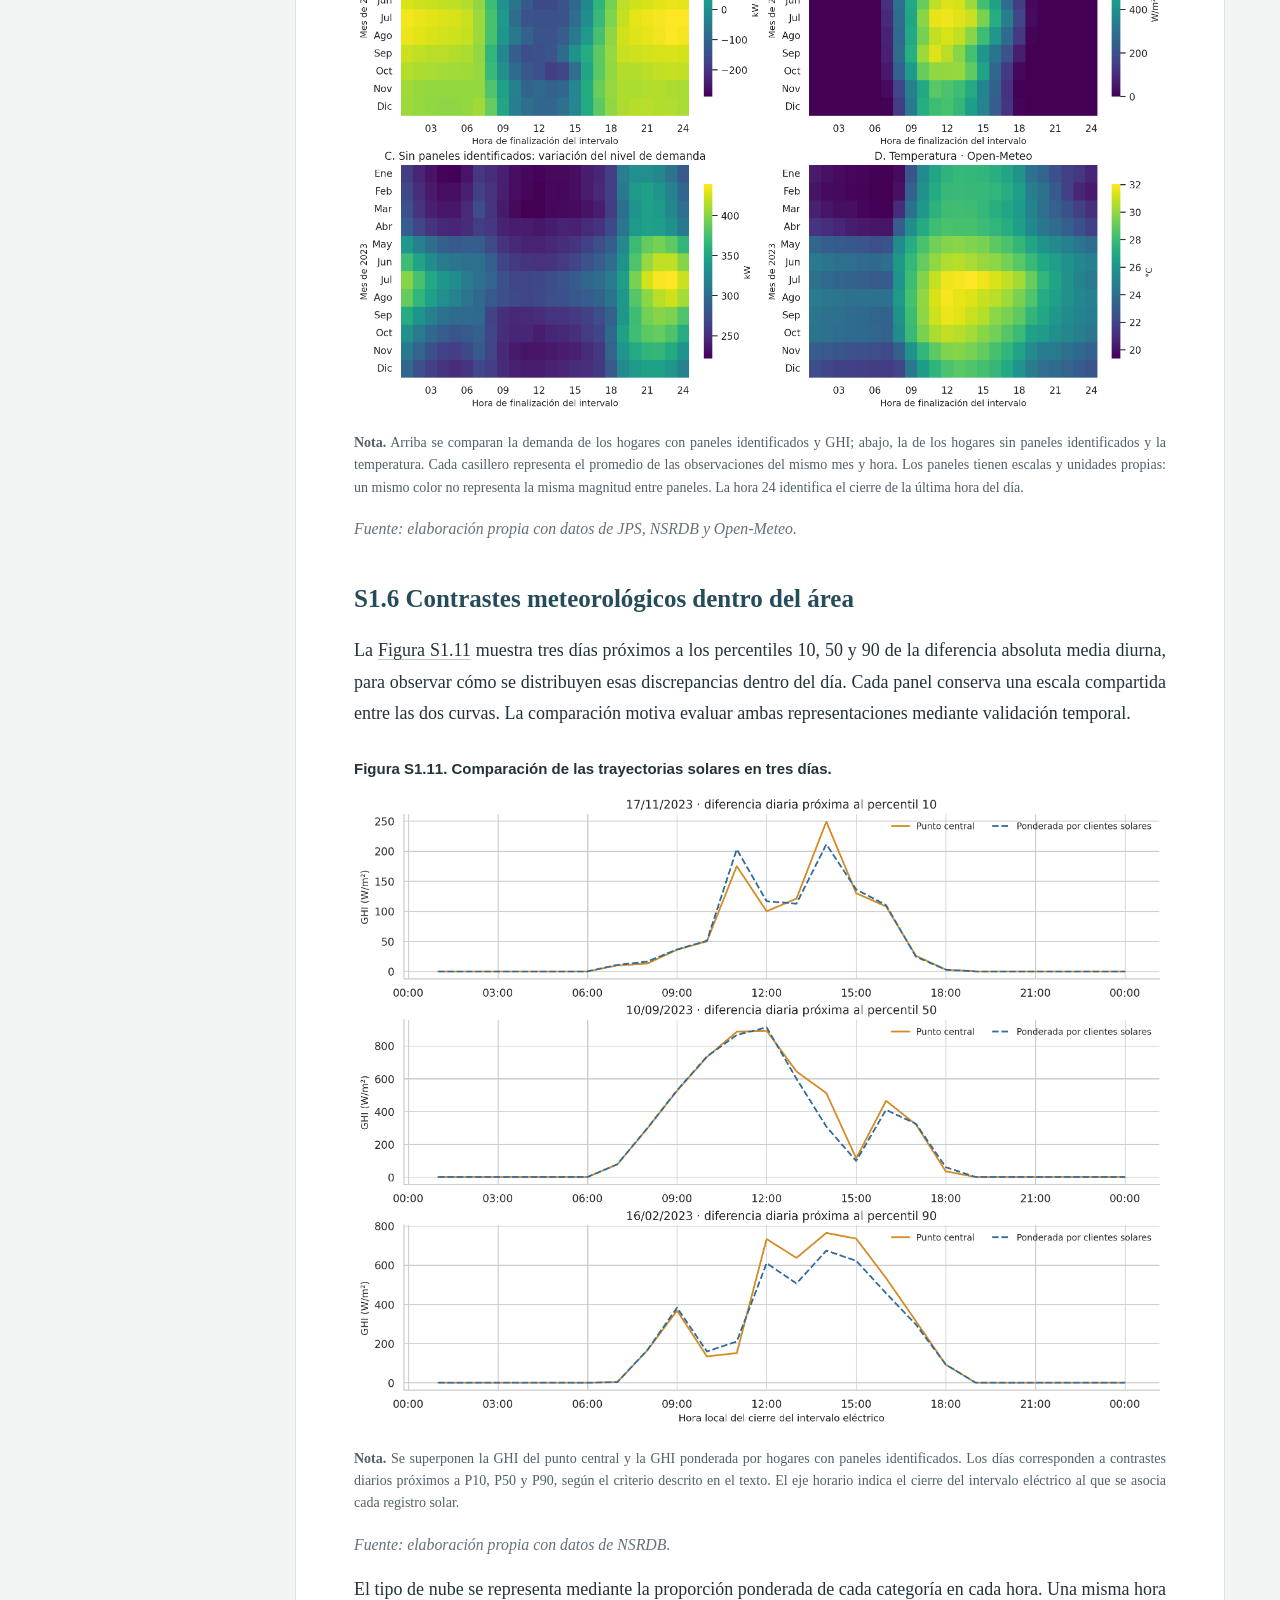
<file: docs/s1.html>
<!doctype html><html lang="es"><head><meta charset="utf-8"><meta name="viewport" content="width=device-width,initial-scale=1"><title>S1 · Datos y análisis exploratorio</title><link rel="stylesheet" href="estilos.css"></head><body><header><a class="brand" href="index.html">Demanda neta · material complementario</a><a href="index.html">Suplemento</a><a href="referencias.html">Referencias</a></header><div class="layout"><nav class="toc" aria-label="Índice del documento"><strong>Contenido</strong><a class="level2" href="#sec-s1-1">S1.1 Revisión de tipologías</a><a class="level2" href="#sec-s1-2">S1.2 Controles de calidad de las mediciones</a><a class="level3" href="#revision-de-la-demanda-neta-agregada">Revisión de la demanda neta agregada</a><a class="level2" href="#sec-s1-3">S1.3 Ajuste distribucional de la submuestra</a><a class="level2" href="#sec-s1-4">S1.4 Calendario y temperatura</a><a class="level4" href="#temperatura-y-diferencias-entre-tipos-de-dia">Temperatura y diferencias entre tipos de día</a><a class="level2" href="#sec-s1-5">S1.5 Asociaciones meteorológicas y calendario</a><a class="level2" href="#sec-s1-6">S1.6 Contrastes meteorológicos dentro del área</a><a class="level4" href="#contrastes-espaciales-de-irradiancia-y-demanda">Contrastes espaciales de irradiancia y demanda</a><a class="level2" href="#sec-s1-7">S1.7 Dependencia temporal y descomposición</a><a class="level2" href="#sec-s1-8">S1.8 Completitud y controles de 2023</a><a class="level2" href="#sec-s1-9">S1.9 Representaciones central y ponderada de GHI</a><a class="level2" href="#sec-s1-10">S1.10 Referencia geográfica</a><a class="level2" href="#sec-s1-11">S1.11 Evolución anual y detalle semanal</a></nav><main class="reading"><div class="review-note"><p>Versión del 10 de noviembre de 2026</p><div class="toolbar"><button data-font="-1">A−</button><button data-font="1">A+</button><button onclick="window.print()">Imprimir</button></div><label class="table-filter">Filtrar filas de cuadros <input data-filter-tables placeholder="Nombre de modelo o parámetro" aria-label="Filtrar filas de los cuadros"></label></div><article class="paper"><nav class="doc-nav"><a href="s1.html">S1</a><a href="s2.html">S2</a><a href="s3.html">S3</a><a href="s4.html">S4</a><a href="s5.html">S5</a><a href="s6.html">S6</a></nav><div><h1 id="suplemento-s1-datos-y-analisis-exploratorio-ampliado">Suplemento S1. Datos y análisis exploratorio ampliado</h1>
<p>Los análisis de este suplemento utilizan las mediciones de 2023 y amplían la construcción del escenario descrita en el capítulo 3. Se presentan la revisión de tipologías, los controles de calidad, el ajuste de la submuestra y los patrones temporales y espaciales de la demanda. La <a href="s1.html#sec-s1-8" class="crossref">Sección S1.8</a> documenta también el requisito de disponibilidad de enero de 2024 utilizado para conformar la muestra. El tratamiento del faltante parcial de febrero se presenta en el Anexo A.</p>
<h2 id="sec-s1-1">S1.1 Revisión de tipologías</h2>
<p>La clasificación administrativa se complementó con una revisión de las curvas de carga para mantener el alcance residencial del ejercicio. En el grupo de hogares sin paneles identificados se examinaron 3.213 clientes del recorte geográfico. A partir de las mediciones de quince minutos se construyó, para cada cliente, un perfil medio de consumo a lo largo de las veinticuatro horas del día. Estos perfiles se estandarizaron utilizando la media y la desviación estándar de cada uno, para comparar su forma entre clientes con distintos niveles de consumo.</p>
<p>Los perfiles se agruparon mediante K-Means y se examinaron soluciones de dos a diez grupos. Aunque el índice <em>silhouette</em> alcanzó su mayor valor con dos grupos, la solución de cuatro permitió distinguir un perfil con actividad concentrada durante el día y un máximo próximo al mediodía (<a href="s1.html#figura-s1-1" class="crossref">Figura S1.1</a>). Este comportamiento contrastaba con el de los grupos cuya demanda aumentaba hacia la tarde o la noche. Los 480 clientes de ese grupo, cuyo comportamiento se consideró compatible con actividad comercial, se excluyeron al delimitar el conjunto residencial. Quedaron 2.733 clientes. Después de eliminar las duplicaciones con el grupo con paneles identificados y exigir registros completos durante 2023 y enero de 2024, se obtuvieron los 2.555 clientes elegibles para el muestreo descrito en la Sección 3.3.</p>
<p class="caption" id="figura-s1-1"><strong>Figura S1.1. Agrupamiento de los 3.213 clientes sin paneles identificados antes de la depuración.</strong></p>
<p class="image"><img src="assets/9ea476f2f1da.png" alt="Agrupamiento que fundamentó la exclusión de perfiles comerciales" loading="lazy" title="Ampliar imagen" tabindex="0"></p>
<p class="note"><strong>Nota.</strong> El panel izquierdo compara el índice <em>silhouette</em> para distintos números de grupos. El derecho presenta los centroides estandarizados de la partición de cuatro grupos utilizada para revisar las tipologías y destaca el grupo de 480 clientes excluidos. El eje horario identifica el final del intervalo; la hora 24 corresponde al cierre del día.</p>
<p class="source"><em>Fuente: elaboración propia con datos de JPS.</em></p>
<p>Los 226 clientes con paneles identificados se revisaron por separado. Para cada uno se construyeron dos perfiles medios de demanda neta con resolución de quince minutos: uno para días hábiles y otro para fines de semana. Los dos perfiles se estandarizaron conjuntamente para conservar las diferencias entre días hábiles y fines de semana, y se agruparon mediante K-Means en seis grupos. La revisión se concentró en el grupo con mayor aumento relativo de la demanda diurna durante los días hábiles. Dentro de él se identificaron los clientes cuya demanda neta media entre las 08:00 y las 17:00 descendía los fines de semana por debajo del 60 % del valor absoluto de la correspondiente a días hábiles.</p>
<p>Cinco clientes presentaron esta combinación de actividad diurna en días hábiles y menor demanda durante el fin de semana, compatible con actividades comerciales o institucionales, y fueron excluidos. La <a href="s1.html#figura-s1-2" class="crossref">Figura S1.2</a> compara sus perfiles con los de los 221 clientes conservados tras esta revisión. De estos últimos, 204 cumplieron además el criterio de completitud de la Sección 3.7 y se incorporaron al escenario.</p>
<p class="caption" id="figura-s1-2"><strong>Figura S1.2. Perfiles de los clientes con paneles identificados tras la revisión de tipologías.</strong></p>
<p class="image"><img src="assets/ebcb5314999a.png" alt="Perfiles solares conservados y excluidos en el control de tipologías" loading="lazy" title="Ampliar imagen" tabindex="0"></p>
<p class="note"><strong>Nota.</strong> Se comparan los 221 clientes conservados en esta etapa con los cinco excluidos. Las líneas representan la mediana entre perfiles estandarizados por cliente y las bandas, los percentiles 25 y 75. Los perfiles conservan la resolución de quince minutos; el intervalo que termina a las 24:00 se asigna al día que finaliza.</p>
<p class="source"><em>Fuente: elaboración propia con datos de JPS.</em></p>
<p>Dentro del grupo de hogares sin paneles identificados también se observaron formas con una reducción diurna compatible con generación fotovoltaica. Esa semejanza no se consideró suficiente para identificar paneles ni para excluir clientes.</p>
<p>El agrupamiento orientó la revisión de las curvas de carga. La interpretación de los perfiles, junto con la información disponible sobre los clientes, fundamentó las exclusiones para mantener el alcance residencial del escenario.</p>
<h2 id="sec-s1-2">S1.2 Controles de calidad de las mediciones</h2>
<p>Los canales de importación y exportación se revisaron por separado antes de calcular su diferencia. Cada canal representa una cantidad de energía no negativa, mientras que el intercambio neto sí puede adoptar ambos signos. Se identificaron en 2023 ocho lecturas inválidas: cuatro exportaciones de 16,3835 kWh por intervalo, dos registros de −16,384 kWh y dos importaciones de −0,009 kWh. Los valores de mayor magnitud se reconocieron en la auditoría como valores centinela asociados con la codificación de los registros. Las ocho lecturas se sustituyeron por cero en sus canales originales. Este reemplazo es una decisión de tratamiento de registros inválidos; no permite conocer la energía que efectivamente se intercambió en esos intervalos.</p>
<p>La revisión estadística posterior consideró la recurrencia semanal de cada cliente. Por ejemplo, una lectura de un lunes a las 08:15 se comparó con las lecturas de ese mismo cliente en los restantes lunes a las 08:15. Sea <math xmlns="http://www.w3.org/1998/Math/MathML" display="inline" aria-label="x_{i,t}=E^{\mathrm{net}}_{i,t}"><mrow><msub><mi>x</mi><mrow><mi>i</mi><mo>,</mo><mi>t</mi></mrow></msub><mo>=</mo><msubsup><mi>E</mi><mrow><mi>i</mi><mo>,</mo><mi>t</mi></mrow><mrow><mrow><mi mathvariant="normal">n</mi><mi mathvariant="normal">e</mi><mi mathvariant="normal">t</mi></mrow></mrow></msubsup></mrow></math> la cantidad de energía neta del cliente <math xmlns="http://www.w3.org/1998/Math/MathML" display="inline" aria-label="i"><mrow><mi>i</mi></mrow></math> en el intervalo de quince minutos <math xmlns="http://www.w3.org/1998/Math/MathML" display="inline" aria-label="t"><mrow><mi>t</mi></mrow></math>, expresada en kWh, y sea <math xmlns="http://www.w3.org/1998/Math/MathML" display="inline" aria-label="s(t)"><mrow><mi>s</mi><mo stretchy="false">(</mo><mi>t</mi><mo stretchy="false">)</mo></mrow></math> la posición del intervalo dentro de las 672 posiciones de quince minutos que componen una semana. Para cada cliente y posición se calcularon el primer cuartil <math xmlns="http://www.w3.org/1998/Math/MathML" display="inline" aria-label="Q_{1,i,s}"><mrow><msub><mi>Q</mi><mrow><mn>1</mn><mo>,</mo><mi>i</mi><mo>,</mo><mi>s</mi></mrow></msub></mrow></math>, la mediana <math xmlns="http://www.w3.org/1998/Math/MathML" display="inline" aria-label="Q_{2,i,s}"><mrow><msub><mi>Q</mi><mrow><mn>2</mn><mo>,</mo><mi>i</mi><mo>,</mo><mi>s</mi></mrow></msub></mrow></math> y el tercer cuartil <math xmlns="http://www.w3.org/1998/Math/MathML" display="inline" aria-label="Q_{3,i,s}"><mrow><msub><mi>Q</mi><mrow><mn>3</mn><mo>,</mo><mi>i</mi><mo>,</mo><mi>s</mi></mrow></msub></mrow></math>, con rango intercuartílico:</p>
<p><span class="display-math"><math xmlns="http://www.w3.org/1998/Math/MathML" display="block" aria-label="IQR_{i,s}=Q_{3,i,s}-Q_{1,i,s}."><mrow><mi>I</mi><mi>Q</mi><msub><mi>R</mi><mrow><mi>i</mi><mo>,</mo><mi>s</mi></mrow></msub><mo>=</mo><msub><mi>Q</mi><mrow><mn>3</mn><mo>,</mo><mi>i</mi><mo>,</mo><mi>s</mi></mrow></msub><mo>−</mo><msub><mi>Q</mi><mrow><mn>1</mn><mo>,</mo><mi>i</mi><mo>,</mo><mi>s</mi></mrow></msub><mo>.</mo></mrow></math></span></p>
<p>Algunos clientes presentan valores casi constantes en determinadas posiciones, lo que produce rangos intercuartílicos muy pequeños. Para evitar límites excesivamente estrechos se calculó también el rango intercuartílico <math xmlns="http://www.w3.org/1998/Math/MathML" display="inline" aria-label="G_i"><mrow><msub><mi>G</mi><mi>i</mi></msub></mrow></math> de todos los residuos del cliente respecto de su mediana semanal:</p>
<p><span class="display-math"><math xmlns="http://www.w3.org/1998/Math/MathML" display="block" aria-label="r_{i,t}=x_{i,t}-Q_{2,i,s(t)},
\qquad G_i=Q_{0{,}75}(r_i)-Q_{0{,}25}(r_i)."><mrow><msub><mi>r</mi><mrow><mi>i</mi><mo>,</mo><mi>t</mi></mrow></msub><mo>=</mo><msub><mi>x</mi><mrow><mi>i</mi><mo>,</mo><mi>t</mi></mrow></msub><mo>−</mo><msub><mi>Q</mi><mrow><mn>2</mn><mo>,</mo><mi>i</mi><mo>,</mo><mi>s</mi><mo stretchy="false">(</mo><mi>t</mi><mo stretchy="false">)</mo></mrow></msub><mo>,</mo><mspace width="2em"></mspace><msub><mi>G</mi><mi>i</mi></msub><mo>=</mo><msub><mi>Q</mi><mrow><mn>0</mn><mrow><mo>,</mo></mrow><mn>75</mn></mrow></msub><mo stretchy="false">(</mo><msub><mi>r</mi><mi>i</mi></msub><mo stretchy="false">)</mo><mo>−</mo><msub><mi>Q</mi><mrow><mn>0</mn><mrow><mo>,</mo></mrow><mn>25</mn></mrow></msub><mo stretchy="false">(</mo><msub><mi>r</mi><mi>i</mi></msub><mo stretchy="false">)</mo><mo>.</mo></mrow></math></span></p>
<p>El residuo <math xmlns="http://www.w3.org/1998/Math/MathML" display="inline" aria-label="r_{i,t}"><mrow><msub><mi>r</mi><mrow><mi>i</mi><mo>,</mo><mi>t</mi></mrow></msub></mrow></math> es la lectura del cliente <math xmlns="http://www.w3.org/1998/Math/MathML" display="inline" aria-label="i"><mrow><mi>i</mi></mrow></math> en el cuarto de hora <math xmlns="http://www.w3.org/1998/Math/MathML" display="inline" aria-label="t"><mrow><mi>t</mi></mrow></math> menos la mediana correspondiente a su posición semanal <math xmlns="http://www.w3.org/1998/Math/MathML" display="inline" aria-label="s(t)"><mrow><mi>s</mi><mo stretchy="false">(</mo><mi>t</mi><mo stretchy="false">)</mo></mrow></math>. El vector <math xmlns="http://www.w3.org/1998/Math/MathML" display="inline" aria-label="r_i"><mrow><msub><mi>r</mi><mi>i</mi></msub></mrow></math> reúne esos residuos y <math xmlns="http://www.w3.org/1998/Math/MathML" display="inline" aria-label="Q_p(r_i)"><mrow><msub><mi>Q</mi><mi>p</mi></msub><mo stretchy="false">(</mo><msub><mi>r</mi><mi>i</mi></msub><mo stretchy="false">)</mo></mrow></math> denota su cuantil de nivel <math xmlns="http://www.w3.org/1998/Math/MathML" display="inline" aria-label="p"><mrow><mi>p</mi></mrow></math>. La escala efectiva <math xmlns="http://www.w3.org/1998/Math/MathML" display="inline" aria-label="S_{i,s}"><mrow><msub><mi>S</mi><mrow><mi>i</mi><mo>,</mo><mi>s</mi></mrow></msub></mrow></math> y los límites inferior <math xmlns="http://www.w3.org/1998/Math/MathML" display="inline" aria-label="L_{i,s}"><mrow><msub><mi>L</mi><mrow><mi>i</mi><mo>,</mo><mi>s</mi></mrow></msub></mrow></math> y superior <math xmlns="http://www.w3.org/1998/Math/MathML" display="inline" aria-label="U_{i,s}"><mrow><msub><mi>U</mi><mrow><mi>i</mi><mo>,</mo><mi>s</mi></mrow></msub></mrow></math> utilizados fueron:</p>
<p><span class="display-math"><math xmlns="http://www.w3.org/1998/Math/MathML" display="block" aria-label="S_{i,s}=\max\{IQR_{i,s},G_i\},
\qquad L_{i,s}=Q_{1,i,s}-kS_{i,s},
\qquad U_{i,s}=Q_{3,i,s}+kS_{i,s}."><mrow><msub><mi>S</mi><mrow><mi>i</mi><mo>,</mo><mi>s</mi></mrow></msub><mo>=</mo><mo>max</mo><mo stretchy="false">{</mo><mi>I</mi><mi>Q</mi><msub><mi>R</mi><mrow><mi>i</mi><mo>,</mo><mi>s</mi></mrow></msub><mo>,</mo><msub><mi>G</mi><mi>i</mi></msub><mo stretchy="false">}</mo><mo>,</mo><mspace width="2em"></mspace><msub><mi>L</mi><mrow><mi>i</mi><mo>,</mo><mi>s</mi></mrow></msub><mo>=</mo><msub><mi>Q</mi><mrow><mn>1</mn><mo>,</mo><mi>i</mi><mo>,</mo><mi>s</mi></mrow></msub><mo>−</mo><mi>k</mi><msub><mi>S</mi><mrow><mi>i</mi><mo>,</mo><mi>s</mi></mrow></msub><mo>,</mo><mspace width="2em"></mspace><msub><mi>U</mi><mrow><mi>i</mi><mo>,</mo><mi>s</mi></mrow></msub><mo>=</mo><msub><mi>Q</mi><mrow><mn>3</mn><mo>,</mo><mi>i</mi><mo>,</mo><mi>s</mi></mrow></msub><mo>+</mo><mi>k</mi><msub><mi>S</mi><mrow><mi>i</mi><mo>,</mo><mi>s</mi></mrow></msub><mo>.</mo></mrow></math></span></p>
<p>El operador <math xmlns="http://www.w3.org/1998/Math/MathML" display="inline" aria-label="\max"><mrow><mo>max</mo></mrow></math> selecciona el mayor de los dos rangos. Los límites y las escalas se expresan en kWh, mientras que <math xmlns="http://www.w3.org/1998/Math/MathML" display="inline" aria-label="k"><mrow><mi>k</mi></mrow></math> es un múltiplo adimensional. Se examinaron valores de <math xmlns="http://www.w3.org/1998/Math/MathML" display="inline" aria-label="k"><mrow><mi>k</mi></mrow></math> entre 1,5 y 8. Los límites basados en cuartiles, adaptados a la estacionalidad de cada cliente, se utilizaron para seleccionar lecturas que requerían inspección. La decisión de corregirlas se apoyó en su contexto temporal y en la plausibilidad física de la medición. Aunque el incremento aplicado a ambos extremos es el mismo, la posición de los cuartiles respecto de la mediana puede ser asimétrica.</p>
<p>La proporción de lecturas señaladas disminuye al aumentar <math xmlns="http://www.w3.org/1998/Math/MathML" display="inline" aria-label="k"><mrow><mi>k</mi></mrow></math>, sin mostrar un punto de corte que separe claramente errores y comportamientos plausibles (Figura S1.3). Para distinguir episodios aislados de cambios persistentes se identificaron clientes con al menos siete días consecutivos en los que la mitad o más de los intervalos superaba los límites de 5 IQR efectivos. Diecisiete clientes cumplieron este criterio. Se utilizaron para organizar la revisión de períodos con otro nivel de actividad, sin atribuirles automáticamente un cambio estructural ni una causa específica.</p>
<p class="caption" id="figura-s1-3"><strong>Figura S1.3. Sensibilidad de la proporción de lecturas señaladas al múltiplo del IQR efectivo.</strong></p>
<p class="image"><img src="assets/c6a00cac2eac.png" alt="Sensibilidad del control individual" loading="lazy" title="Ampliar imagen" tabindex="0"></p>
<p class="note"><strong>Nota.</strong> El denominador corresponde a los registros de cada grupo durante 2023.</p>
<p class="source"><em>Fuente: elaboración propia con datos de JPS.</em></p>
<p>La <a href="s1.html#figura-s1-4" class="crossref">Figura S1.4</a> presenta ejemplos seleccionados por la severidad de sus desviaciones entre los clientes que no cumplieron el criterio de persistencia anterior. Para cada cliente se muestra el episodio junto con las dos semanas anteriores y posteriores, y una ampliación de las cuarenta y ocho horas que lo rodean. La vista extensa permite comparar el episodio con la actividad de las semanas próximas; el detalle conserva la visibilidad de las lecturas y de los límites de inspección. Los puntos rojos identifican todas las lecturas que superan los límites dentro de cada ventana. La inspección mostró picos y cambios de nivel compatibles con el comportamiento de los clientes, por lo que esas lecturas se conservaron.</p>
<p class="caption" id="figura-s1-4"><strong>Figura S1.4. Ejemplos de lecturas extremas conservadas, con contexto temporal.</strong></p>
<p class="image"><img src="assets/ejemplos_extremos_anonimos.png" alt="Ejemplos del control individual de lecturas" loading="lazy" title="Ampliar imagen" tabindex="0"></p>
<p class="note"><strong>Nota.</strong> Cada fila corresponde a un hogar, identificado mediante una etiqueta anónima. A la izquierda se muestran dos semanas anteriores y posteriores al episodio; la zona sombreada identifica la ventana ampliada a la derecha. Se representan la energía neta por intervalo, los límites variables de 5 IQR efectivos y todas las lecturas que los exceden. Las dos vistas de cada cliente comparten la escala vertical.</p>
<p class="source"><em>Fuente: elaboración propia con datos de JPS.</em></p>
<h3 id="revision-de-la-demanda-neta-agregada">Revisión de la demanda neta agregada</h3>
<p>Como la variable objetivo es la demanda neta media horaria agregada, se realizó un control adicional sobre esa serie. Primero se calculó la mediana para cada una de las 168 posiciones horarias de la semana. Se restó ese patrón a la demanda y se estimó una tendencia sobre el remanente mediante una mediana móvil centrada de 28 días. La suma del patrón semanal y la tendencia proporciona una referencia robusta con la cual comparar cada hora.</p>
<p>Si <math xmlns="http://www.w3.org/1998/Math/MathML" display="inline" aria-label="Y_h"><mrow><msub><mi>Y</mi><mi>h</mi></msub></mrow></math> es la demanda neta media en la hora <math xmlns="http://www.w3.org/1998/Math/MathML" display="inline" aria-label="h"><mrow><mi>h</mi></mrow></math>, <math xmlns="http://www.w3.org/1998/Math/MathML" display="inline" aria-label="m_{s(h)}"><mrow><msub><mi>m</mi><mrow><mi>s</mi><mo stretchy="false">(</mo><mi>h</mi><mo stretchy="false">)</mo></mrow></msub></mrow></math> la mediana de su posición semanal y <math xmlns="http://www.w3.org/1998/Math/MathML" display="inline" aria-label="T_h"><mrow><msub><mi>T</mi><mi>h</mi></msub></mrow></math> la mediana móvil del remanente, la referencia y su residuo son:</p>
<p><span class="display-math"><math xmlns="http://www.w3.org/1998/Math/MathML" display="block" aria-label="B_h=m_{s(h)}+T_h,
\qquad e_h=Y_h-B_h."><mrow><msub><mi>B</mi><mi>h</mi></msub><mo>=</mo><msub><mi>m</mi><mrow><mi>s</mi><mo stretchy="false">(</mo><mi>h</mi><mo stretchy="false">)</mo></mrow></msub><mo>+</mo><msub><mi>T</mi><mi>h</mi></msub><mo>,</mo><mspace width="2em"></mspace><msub><mi>e</mi><mi>h</mi></msub><mo>=</mo><msub><mi>Y</mi><mi>h</mi></msub><mo>−</mo><msub><mi>B</mi><mi>h</mi></msub><mo>.</mo></mrow></math></span></p>
<p>El índice <math xmlns="http://www.w3.org/1998/Math/MathML" display="inline" aria-label="h"><mrow><mi>h</mi></mrow></math> recorre las horas, <math xmlns="http://www.w3.org/1998/Math/MathML" display="inline" aria-label="s(h)"><mrow><mi>s</mi><mo stretchy="false">(</mo><mi>h</mi><mo stretchy="false">)</mo></mrow></math> identifica la posición semanal, <math xmlns="http://www.w3.org/1998/Math/MathML" display="inline" aria-label="B_h"><mrow><msub><mi>B</mi><mi>h</mi></msub></mrow></math> es la demanda de referencia y <math xmlns="http://www.w3.org/1998/Math/MathML" display="inline" aria-label="e_h"><mrow><msub><mi>e</mi><mi>h</mi></msub></mrow></math> su diferencia respecto de la observación. El uso de una ventana centrada corresponde a una revisión retrospectiva de calidad. Esta referencia no se utiliza como pronóstico ni como entrada del modelo. Sobre la distribución de <math xmlns="http://www.w3.org/1998/Math/MathML" display="inline" aria-label="e_h"><mrow><msub><mi>e</mi><mi>h</mi></msub></mrow></math> se calcularon límites globales <math xmlns="http://www.w3.org/1998/Math/MathML" display="inline" aria-label="Q_1(e)-kIQR(e)"><mrow><msub><mi>Q</mi><mn>1</mn></msub><mo stretchy="false">(</mo><mi>e</mi><mo stretchy="false">)</mo><mo>−</mo><mi>k</mi><mi>I</mi><mi>Q</mi><mi>R</mi><mo stretchy="false">(</mo><mi>e</mi><mo stretchy="false">)</mo></mrow></math> y <math xmlns="http://www.w3.org/1998/Math/MathML" display="inline" aria-label="Q_3(e)+kIQR(e)"><mrow><msub><mi>Q</mi><mn>3</mn></msub><mo stretchy="false">(</mo><mi>e</mi><mo stretchy="false">)</mo><mo>+</mo><mi>k</mi><mi>I</mi><mi>Q</mi><mi>R</mi><mo stretchy="false">(</mo><mi>e</mi><mo stretchy="false">)</mo></mrow></math>, donde <math xmlns="http://www.w3.org/1998/Math/MathML" display="inline" aria-label="Q_1(e)"><mrow><msub><mi>Q</mi><mn>1</mn></msub><mo stretchy="false">(</mo><mi>e</mi><mo stretchy="false">)</mo></mrow></math> y <math xmlns="http://www.w3.org/1998/Math/MathML" display="inline" aria-label="Q_3(e)"><mrow><msub><mi>Q</mi><mn>3</mn></msub><mo stretchy="false">(</mo><mi>e</mi><mo stretchy="false">)</mo></mrow></math> son los cuartiles primero y tercero de los residuos, <math xmlns="http://www.w3.org/1998/Math/MathML" display="inline" aria-label="IQR(e)"><mrow><mi>I</mi><mi>Q</mi><mi>R</mi><mo stretchy="false">(</mo><mi>e</mi><mo stretchy="false">)</mo></mrow></math> su diferencia y <math xmlns="http://www.w3.org/1998/Math/MathML" display="inline" aria-label="k"><mrow><mi>k</mi></mrow></math> el múltiplo de inspección. La demanda, la referencia, los residuos y los límites se expresan en kW.</p>
<p>Con <math xmlns="http://www.w3.org/1998/Math/MathML" display="inline" aria-label="k=1{,}5"><mrow><mi>k</mi><mo>=</mo><mn>1</mn><mrow><mo>,</mo></mrow><mn>5</mn></mrow></math> se señalaron 681 horas; con <math xmlns="http://www.w3.org/1998/Math/MathML" display="inline" aria-label="k=3"><mrow><mi>k</mi><mo>=</mo><mn>3</mn></mrow></math>, 144; con <math xmlns="http://www.w3.org/1998/Math/MathML" display="inline" aria-label="k=5"><mrow><mi>k</mi><mo>=</mo><mn>5</mn></mrow></math>, nueve; y con <math xmlns="http://www.w3.org/1998/Math/MathML" display="inline" aria-label="k=8"><mrow><mi>k</mi><mo>=</mo><mn>8</mn></mrow></math>, ninguna. Las nueve horas que excedieron los límites de 5 IQR ocurrieron durante horas solares y coincidieron con irradiancia baja en relación con la estimada bajo cielo despejado. La Figura S1.5 presenta la serie observada, la referencia robusta y la irradiancia para dos de esos episodios. La demanda neta permanece por encima de la referencia durante el mediodía, comportamiento compatible con una menor reducción de la demanda por generación fotovoltaica. La asociación meteorológica y la continuidad de las curvas sustentaron conservar esas observaciones, aunque no permiten descomponer sus causas entre consumo y generación.</p>
<p class="caption" id="figura-s1-5"><strong>Figura S1.5. Revisión de valores extremos de la demanda neta media horaria.</strong></p>
<p class="image"><img src="assets/58d130e5403d.png" alt="Control de la demanda neta agregada" loading="lazy" title="Ampliar imagen" tabindex="0"></p>
<p class="note"><strong>Nota.</strong> Arriba se muestran la sensibilidad al umbral y la relación del residuo con el cociente entre GHI y GHI de cielo despejado. Abajo se presentan dos episodios con la demanda, su referencia, el residuo y el contexto solar. Las cruces identifican todas las horas que exceden los límites de 5 IQR en cada ventana.</p>
<p class="source"><em>Fuente: elaboración propia con datos de JPS y NSRDB.</em></p>
<p>También se inspeccionaron las diferencias entre demandas medias de horas consecutivas. Para cada hora de finalización <math xmlns="http://www.w3.org/1998/Math/MathML" display="inline" aria-label="j"><mrow><mi>j</mi></mrow></math>, se calcularon los cuartiles <math xmlns="http://www.w3.org/1998/Math/MathML" display="inline" aria-label="Q_{1,j}^{\Delta}"><mrow><msubsup><mi>Q</mi><mrow><mn>1</mn><mo>,</mo><mi>j</mi></mrow><mrow><mi>Δ</mi></mrow></msubsup></mrow></math> y <math xmlns="http://www.w3.org/1998/Math/MathML" display="inline" aria-label="Q_{3,j}^{\Delta}"><mrow><msubsup><mi>Q</mi><mrow><mn>3</mn><mo>,</mo><mi>j</mi></mrow><mrow><mi>Δ</mi></mrow></msubsup></mrow></math> de esas diferencias a lo largo de 2023. La escala utilizada fue:</p>
<p><span class="display-math"><math xmlns="http://www.w3.org/1998/Math/MathML" display="block" aria-label="s_j^{\Delta}=\max\{Q_{3,j}^{\Delta}-Q_{1,j}^{\Delta},\ IQR_{\mathrm{global}}^{\Delta}\}."><mrow><msubsup><mi>s</mi><mi>j</mi><mrow><mi>Δ</mi></mrow></msubsup><mo>=</mo><mo>max</mo><mo stretchy="false">{</mo><msubsup><mi>Q</mi><mrow><mn>3</mn><mo>,</mo><mi>j</mi></mrow><mrow><mi>Δ</mi></mrow></msubsup><mo>−</mo><msubsup><mi>Q</mi><mrow><mn>1</mn><mo>,</mo><mi>j</mi></mrow><mrow><mi>Δ</mi></mrow></msubsup><mo>,</mo><mtext> </mtext><mi>I</mi><mi>Q</mi><msubsup><mi>R</mi><mrow><mrow><mi mathvariant="normal">g</mi><mi mathvariant="normal">l</mi><mi mathvariant="normal">o</mi><mi mathvariant="normal">b</mi><mi mathvariant="normal">a</mi><mi mathvariant="normal">l</mi></mrow></mrow><mrow><mi>Δ</mi></mrow></msubsup><mo stretchy="false">}</mo><mo>.</mo></mrow></math></span></p>
<p>Aquí <math xmlns="http://www.w3.org/1998/Math/MathML" display="inline" aria-label="s_j^{\Delta}"><mrow><msubsup><mi>s</mi><mi>j</mi><mrow><mi>Δ</mi></mrow></msubsup></mrow></math> es la escala de inspección para la hora <math xmlns="http://www.w3.org/1998/Math/MathML" display="inline" aria-label="j"><mrow><mi>j</mi></mrow></math>, expresada en kW; el superíndice <math xmlns="http://www.w3.org/1998/Math/MathML" display="inline" aria-label="\Delta"><mrow><mi>Δ</mi></mrow></math> identifica las diferencias entre horas consecutivas. El índice <math xmlns="http://www.w3.org/1998/Math/MathML" display="inline" aria-label="j"><mrow><mi>j</mi></mrow></math> recorre las veinticuatro horas del día e <math xmlns="http://www.w3.org/1998/Math/MathML" display="inline" aria-label="IQR_{\mathrm{global}}^{\Delta}"><mrow><mi>I</mi><mi>Q</mi><msubsup><mi>R</mi><mrow><mrow><mi mathvariant="normal">g</mi><mi mathvariant="normal">l</mi><mi mathvariant="normal">o</mi><mi mathvariant="normal">b</mi><mi mathvariant="normal">a</mi><mi mathvariant="normal">l</mi></mrow></mrow><mrow><mi>Δ</mi></mrow></msubsup></mrow></math> es el rango intercuartílico de todas las diferencias horarias del año. Los límites de inspección fueron <math xmlns="http://www.w3.org/1998/Math/MathML" display="inline" aria-label="Q_{1,j}^{\Delta}-5s_j^{\Delta}"><mrow><msubsup><mi>Q</mi><mrow><mn>1</mn><mo>,</mo><mi>j</mi></mrow><mrow><mi>Δ</mi></mrow></msubsup><mo>−</mo><mn>5</mn><msubsup><mi>s</mi><mi>j</mi><mrow><mi>Δ</mi></mrow></msubsup></mrow></math> y <math xmlns="http://www.w3.org/1998/Math/MathML" display="inline" aria-label="Q_{3,j}^{\Delta}+5s_j^{\Delta}"><mrow><msubsup><mi>Q</mi><mrow><mn>3</mn><mo>,</mo><mi>j</mi></mrow><mrow><mi>Δ</mi></mrow></msubsup><mo>+</mo><mn>5</mn><msubsup><mi>s</mi><mi>j</mi><mrow><mi>Δ</mi></mrow></msubsup></mrow></math>. Usar el mayor de los dos rangos evita que una dispersión local muy pequeña produzca límites excesivamente estrechos. Ninguna diferencia quedó fuera de ellos. El control agregado permitió conservar la serie resultante de la depuración individual.</p>
<p>Las ocho lecturas inválidas corregidas en la Sección 3.7 se concentraron en siete horas. Su reemplazo aumentó la energía neta anual en 65,552 kWh, equivalentes al 0,00193 % del total previo; el cambio máximo en una hora fue de 16,384 kWh. La corrección de estos registros tuvo, por tanto, una incidencia reducida sobre la magnitud anual del agregado.</p>
<p class="caption" id="cuadro-s1-1"><strong>Cuadro S1.1. Efecto de las correcciones sobre la energía neta agregada.</strong></p>
<div class="table-scroll"><table>
<thead>
<tr>
  <th>Indicador</th>
  <th style="text-align:right">Resultado</th>
</tr>
</thead>
<tbody>
<tr>
  <td>Lecturas individuales corregidas</td>
  <td style="text-align:right">8</td>
</tr>
<tr>
  <td>Valores horarios afectados</td>
  <td style="text-align:right">7</td>
</tr>
<tr>
  <td>Cambio neto en la energía anual</td>
  <td style="text-align:right">65,552 kWh</td>
</tr>
<tr>
  <td>Cambio respecto de la energía neta anual previa</td>
  <td style="text-align:right">0,00193 %</td>
</tr>
<tr>
  <td>Mayor cambio absoluto en una hora</td>
  <td style="text-align:right">16,384 kWh</td>
</tr>
</tbody>
</table>
</div><p class="source"><em>Fuente: elaboración propia con datos de JPS.</em></p>
<h2 id="sec-s1-3">S1.3 Ajuste distribucional de la submuestra</h2>
<p>El Cuadro 3.2 del capítulo 3 presenta los estadísticos del promedio mensual de energía importada de los 800 hogares seleccionados y los 2.555 elegibles. Cada observación representa la importación anual de un hogar dividida por doce. La distancia de Kolmogórov–Smirnov entre ambos conjuntos fue de 0,0088. Aquí se amplía la comparación con las distribuciones y el análisis de los valores de mayor importación.</p>
<p>Las medianas y los valores de MAD —la mediana de las desviaciones absolutas respecto de la mediana— son muy próximos, lo que indica una dispersión similar alrededor de la mediana de cada conjunto. La diferencia entre las desviaciones estándar se explica principalmente por tres clientes elegibles con promedios mensuales de importación entre 6.427,2 y 6.729,3 kWh, ausentes de la submuestra. En un cálculo diagnóstico, al excluir esos tres valores del conjunto elegible, su desviación estándar resulta de 345,5 kWh/mes, próxima a los 349,3 kWh/mes de la submuestra.</p>
<p>La distancia KS mide la máxima diferencia entre las proporciones acumuladas a lo largo de toda la distribución. Unos pocos valores extremos pueden producir una diferencia pequeña entre esas proporciones y, al mismo tiempo, elevar la desviación estándar, cuyo cálculo utiliza las desviaciones respecto de la media al cuadrado. Así, la proximidad de las distribuciones acumuladas y de la región central visible en la <a href="s1.html#figura-s1-6" class="crossref">Figura S1.6</a> coexiste con diferencias en la cola de mayor importación.</p>
<p class="caption" id="figura-s1-6"><strong>Figura S1.6. Distribución del promedio mensual de energía importada por cliente.</strong></p>
<p class="image"><img src="assets/e519edbe9cd7.png" alt="Ajuste distribucional de la submuestra residencial" loading="lazy" title="Ampliar imagen" tabindex="0"></p>
<p class="note"><strong>Nota.</strong> Se comparan el conjunto elegible y la submuestra de hogares sin paneles identificados mediante distribuciones acumuladas, histogramas y estimaciones de densidad. La vista se limita al percentil 99,5 de los valores combinados; la distancia y los estadísticos utilizan todos los valores.</p>
<p class="source"><em>Fuente: elaboración propia con datos de JPS.</em></p>
<p>Las distribuciones de importación y energía neta de ambos grupos y sus estadísticos se presentan en la Sección 3.9.2.</p>
<h2 id="sec-s1-4">S1.4 Calendario y temperatura</h2>
<p>El perfil diario cambia según el día de la semana. La <a href="s1.html#figura-s1-7" class="crossref">Figura S1.7</a> distingue lunes a viernes, sábados y domingos. En este análisis, la expresión días hábiles identifica lunes a viernes por calendario, sin excluir feriados. Los tres perfiles conservan el valle diurno, pero difieren en su recuperación vespertina. El domingo presenta una recuperación más temprana y un nivel mayor en parte de la tarde; el sábado queda por debajo durante buena parte de la noche.</p>
<p class="caption" id="figura-s1-7"><strong>Figura S1.7. Demanda neta media según la hora y el tipo de día.</strong></p>
<p class="image"><img src="assets/fig_3_7_perfiles_tipo_dia.png" alt="Perfiles según el tipo de día" loading="lazy" title="Ampliar imagen" tabindex="0"></p>
<p class="note"><strong>Nota.</strong> Las líneas representan medianas y las bandas rangos intercuartílicos de observaciones horarias.</p>
<p class="source"><em>Fuente: elaboración propia con datos de JPS.</em></p>
<p>Las comparaciones dentro de una misma semana muestran que las diferencias entre sábados, domingos y días hábiles cambian con el mes y la hora. La demanda también presenta separaciones distintas entre tipos de día dentro de rangos térmicos comunes. Esas observaciones motivan indicadores separados para sábado y domingo y sus interacciones con temperatura. Los gráficos de detalle están en el suplemento; su utilidad predictiva se evalúa mediante validación temporal.</p>
<p>Para examinar si esas diferencias permanecían constantes durante el año se calculó el promedio de los días hábiles de cada semana y hora. Esa referencia se restó al valor del sábado o domingo correspondiente. La comparación dentro de la misma semana reduce la influencia de cambios generales del nivel de la serie, aunque no iguala la meteorología de cada día.</p>
<p>Los mapas de calor de la <a href="s1.html#figura-s1-8" class="crossref">Figura S1.8</a> muestran que las diferencias cambian con el mes y la hora. En las horas que finalizan a las 18 y 19, la mediana de la diferencia dominical fue positiva en todos los meses, pero con distinta magnitud; la del sábado alternó signos. Por ello, representar ambos días mediante un único indicador de fin de semana puede ocultar comportamientos diferentes.</p>
<p>La temperatura se presenta con el mismo eje mensual para situar las diferencias entre tipos de día en su contexto estacional. Su evolución coincide con otros cambios de comportamiento durante el año, por lo que estas asociaciones se interpretan conjuntamente con el calendario.</p>
<p class="caption" id="figura-s1-8"><strong>Figura S1.8. Diferencias de sábados y domingos respecto de los días hábiles de la misma semana y hora.</strong></p>
<p class="image"><img src="assets/c4b1524098d6.png" alt="Variación de las diferencias de fin de semana" loading="lazy" title="Ampliar imagen" tabindex="0"></p>
<p class="note"><strong>Nota.</strong> Los paneles inferiores resumen las horas de finalización 18 y 19 y la temperatura media mensual en esa franja.</p>
<p class="source"><em>Fuente: elaboración propia con datos de JPS y Open-Meteo.</em></p>
<h4 id="temperatura-y-diferencias-entre-tipos-de-dia">Temperatura y diferencias entre tipos de día</h4>
<p>La comparación mensual se complementó examinando la demanda de días hábiles, sábados y domingos en rangos comunes de temperatura. Para cada fecha se calcularon la temperatura media y la demanda neta media en tres franjas: 06–09, 12–15 y 18–21 h. Dentro de cada franja se dividieron las temperaturas en cinco intervalos según los quintiles del conjunto de días, utilizando los mismos límites para los tres tipos de día. Se representaron la mediana y el rango intercuartílico de la demanda en cada grupo, junto con la diferencia entre las medianas del sábado o domingo y la de los días hábiles. Se exigieron al menos cinco fechas de cada tipo dentro de cada intervalo.</p>
<p>La <a href="s1.html#figura-s1-9" class="crossref">Figura S1.9</a> muestra que las diferencias entre tipos de día no son constantes a lo largo de esos rangos. Por la mañana, la separación respecto de los días hábiles es mayor en el intervalo de menor temperatura y se reduce en los más cálidos. En la franja de tarde-noche, el nivel de demanda aumenta en términos generales con la temperatura, pero las diferencias del sábado y del domingo no siguen una trayectoria monótona. Al mediodía, la dispersión es mayor y la señal combina cambios del consumo con la generación fotovoltaica, por lo que no resulta adecuado interpretar las diferencias como una respuesta térmica del consumo.</p>
<p>La relación descriptiva entre temperatura y demanda cambia según el tipo de día. Esta observación motiva evaluar interacciones entre la temperatura y los indicadores de sábado y domingo; su aporte al pronóstico se determina mediante la validación temporal del Capítulo 4.</p>
<p class="caption" id="figura-s1-9"><strong>Figura S1.9. Demanda neta media y diferencias entre tipos de día en rangos térmicos comunes.</strong></p>
<p class="image"><img src="assets/4b02a7b58379.png" alt="Demanda según temperatura y tipo de día" loading="lazy" title="Ampliar imagen" tabindex="0"></p>
<p class="note"><strong>Nota.</strong> Cada observación corresponde al promedio de una fecha en una franja de tres horas. Izquierda: medianas y rangos intercuartílicos de demanda; derecha: diferencias entre las medianas de cada tipo de fin de semana y de los días hábiles dentro del mismo intervalo térmico. La posición horizontal es la mediana de temperatura del conjunto de días de ese intervalo. Las líneas conectan resúmenes, no curvas ajustadas; las bandas representan dispersión entre días, no intervalos de confianza.</p>
<p class="source"><em>Fuente: elaboración propia con datos de JPS y Open-Meteo.</em></p>
<h2 id="sec-s1-5">S1.5 Asociaciones meteorológicas y calendario</h2>
<p>La <a href="s1.html#figura-s1-10" class="crossref">Figura S1.10</a> organiza los promedios por mes y hora en dos comparaciones. En la primera fila, la reducción diurna de la demanda neta del grupo de hogares con paneles identificados se presenta junto con el aumento de GHI. En la segunda, la demanda del grupo de hogares sin paneles identificados se compara con la temperatura: ambas muestran cambios de nivel durante el año, aunque sus máximos diarios no ocurren necesariamente a la misma hora. Estas vistas permiten reconocer estructuras temporales compartidas, pero no separar el efecto meteorológico de los patrones de calendario. La evaluación conjunta de las covariables se realiza mediante validación temporal.</p>
<p class="caption" id="figura-s1-10"><strong>Figura S1.10. Patrones mensuales y horarios de demanda y meteorología.</strong></p>
<p class="image"><img src="assets/ac0854060d25.png" alt="Patrones meteorológicos y de demanda" loading="lazy" title="Ampliar imagen" tabindex="0"></p>
<p class="note"><strong>Nota.</strong> Arriba se comparan la demanda de los hogares con paneles identificados y GHI; abajo, la de los hogares sin paneles identificados y la temperatura. Cada casillero representa el promedio de las observaciones del mismo mes y hora. Los paneles tienen escalas y unidades propias: un mismo color no representa la misma magnitud entre paneles. La hora 24 identifica el cierre de la última hora del día.</p>
<p class="source"><em>Fuente: elaboración propia con datos de JPS, NSRDB y Open-Meteo.</em></p>
<h2 id="sec-s1-6">S1.6 Contrastes meteorológicos dentro del área</h2>
<p>La <a href="s1.html#figura-s1-11" class="crossref">Figura S1.11</a> muestra tres días próximos a los percentiles 10, 50 y 90 de la diferencia absoluta media diurna, para observar cómo se distribuyen esas discrepancias dentro del día. Cada panel conserva una escala compartida entre las dos curvas. La comparación motiva evaluar ambas representaciones mediante validación temporal.</p>
<p class="caption" id="figura-s1-11"><strong>Figura S1.11. Comparación de las trayectorias solares en tres días.</strong></p>
<p class="image"><img src="assets/a422ea32008a.png" alt="Trayectorias de GHI central y ponderada" loading="lazy" title="Ampliar imagen" tabindex="0"></p>
<p class="note"><strong>Nota.</strong> Se superponen la GHI del punto central y la GHI ponderada por hogares con paneles identificados. Los días corresponden a contrastes diarios próximos a P10, P50 y P90, según el criterio descrito en el texto. El eje horario indica el cierre del intervalo eléctrico al que se asocia cada registro solar.</p>
<p class="source"><em>Fuente: elaboración propia con datos de NSRDB.</em></p>
<p>El tipo de nube se representa mediante la proporción ponderada de cada categoría en cada hora. Una misma hora puede reunir condiciones diferentes entre los puntos del área; esa diversidad se conserva mediante las proporciones. La <a href="s1.html#figura-s1-12" class="crossref">Figura S1.12</a> resume su composición durante las horas solares y su variación mensual. Los números identifican categorías del producto, sin representar una escala ordenada de nubosidad. Esta información complementa las magnitudes de irradiancia, aunque su aporte predictivo depende del modelo y de las demás entradas.</p>
<p class="caption" id="figura-s1-12"><strong>Figura S1.12. Composición nubosa ponderada durante las horas solares.</strong></p>
<p class="image"><img src="assets/2bf803199c0e.png" alt="Composición de las categorías de nube" loading="lazy" title="Ampliar imagen" tabindex="0"></p>
<p class="note"><strong>Nota.</strong> Izquierda: promedio anual de las proporciones por categoría; derecha: sus promedios mensuales. Cada proporción se calcula con los mismos pesos geográficos de las variables solares. Se muestran las categorías presentes en el período.</p>
<p class="source"><em>Fuente: elaboración propia con datos de NSRDB.</em></p>
<h4 id="contrastes-espaciales-de-irradiancia-y-demanda">Contrastes espaciales de irradiancia y demanda</h4>
<p>Las diferencias entre la GHI del punto central y la GHI ponderada pueden examinarse a través de las zonas asociadas a los siete puntos meteorológicos. Para cada zona se sumó la demanda neta de sus hogares con paneles identificados y se dividió por su cantidad de hogares. Las curvas resultantes, en kW por hogar, permiten comparar la demanda y la irradiancia de zonas de distinto tamaño. Los hogares de cada zona conservan sus características de consumo e instalación fotovoltaica.</p>
<p>El ejemplo se seleccionó a partir de la meteorología. Entre los pares de zonas con al menos veinte hogares con paneles identificados en cada una, se eligió el de mayor percentil 90 de la diferencia absoluta horaria de GHI. El mínimo de hogares es una regla descriptiva para ilustrar grupos y reducir la influencia de perfiles individuales. Se consideraron horas con GHI de cielo despejado de al menos 200 W/m² en ambas zonas, para concentrar la comparación en condiciones de disponibilidad solar apreciable. Este procedimiento seleccionó Z3 y Z4, que reúnen 89 y 50 hogares, respectivamente.</p>
<p>Una vez fijado el par, se calculó un contraste diario: para cada día de 2023 se promediaron las diferencias absolutas de GHI entre ambas zonas durante las horas que satisfacen ese criterio. El percentil 90 de los 365 contrastes diarios fue 122,18 W/m². Esto significa que aproximadamente el 90 % de los días presentó una diferencia media menor que ese valor. Se eligió el día más cercano a ese percentil, el 14 de junio, cuyo contraste medio fue 122,30 W/m². La <a href="s1.html#figura-s1-13" class="crossref">Figura S1.13</a> presenta ese día de contraste espacial alto.</p>
<p>Para interpretar las curvas se calculó, por separado para cada zona y cada variable, la media correspondiente a la misma combinación de mes, hora y tipo de día. A cada observación se le restó esa media de 2023. Las desviaciones indican cuánto se apartan la irradiancia y la demanda de sus valores habituales en ese contexto. En estas figuras, el eje horario identifica el inicio del intervalo eléctrico; la GHI corresponde a su punto medio.</p>
<p class="caption" id="figura-s1-13"><strong>Figura S1.13. Contraste espacial de irradiancia y demanda el 14 de junio de 2023.</strong></p>
<p class="image"><img src="assets/af87f742a76e.png" alt="Contraste espacial de GHI y demanda neta de hogares con paneles identificados" loading="lazy" title="Ampliar imagen" tabindex="0"></p>
<p class="note"><strong>Nota.</strong> El eje de las curvas indica el inicio del intervalo: 0 corresponde a 00:00–01:00 y 23 a 23:00–24:00. El mapa muestra la GHI de las 12:30, asociada al intervalo eléctrico de 12:00 a 13:00. A la derecha se presentan las trayectorias de GHI, la demanda neta media por hogar y su desviación respecto de la referencia de calendario para Z3 y Z4. La franja sombreada identifica ese intervalo.</p>
<p class="source"><em>Fuente: elaboración propia con datos de JPS y NSRDB; cartografía de Esri World Street Map.</em></p>
<p>La figura permite leer tres aspectos del mismo episodio. La trayectoria de GHI muestra cuándo se separan las condiciones meteorológicas de las dos zonas; la demanda observada muestra el intercambio neto de sus hogares; y la desviación permite comparar ese intercambio con el patrón habitual de cada zona. En el intervalo destacado, la GHI fue de 494 W/m² en Z3 y 909 W/m² en Z4. La demanda neta media fue aproximadamente 0,024 kW por hogar en Z3 y −0,734 kW por hogar en Z4. Mientras el agregado de Z3 se encontraba próximo al equilibrio entre importación y exportación, el de Z4 presentaba exportación neta. Esta coincidencia es compatible con una mayor contribución fotovoltaica en la zona más soleada.</p>
<p>Las desviaciones respecto de la referencia de calendario fueron positivas en ambas zonas: aproximadamente 0,55 kW por hogar en Z3 y 0,28 kW por hogar en Z4. El valor negativo de la demanda de Z4 y su desviación positiva expresan aspectos diferentes: en esa hora sus hogares exportaron energía en términos netos, pero la demanda quedó por encima de la media correspondiente a ese mes, hora y tipo de día. En ese intervalo, Z4 presentó mayor irradiancia y una desviación de demanda menor que Z3. Esta asociación se examina a continuación con el conjunto del año.</p>
<p>Para examinar la relación durante el año se compararon, en cada hora, las diferencias entre las desviaciones meteorológicas y eléctricas de las dos zonas. Si <math xmlns="http://www.w3.org/1998/Math/MathML" display="inline" aria-label="\widetilde{G}_{z,h}"><mrow><msub><mover><mrow><mi>G</mi></mrow><mo>~</mo></mover><mrow><mi>z</mi><mo>,</mo><mi>h</mi></mrow></msub></mrow></math> es la desviación de GHI y <math xmlns="http://www.w3.org/1998/Math/MathML" display="inline" aria-label="\widetilde{P}_{z,h}"><mrow><msub><mover><mrow><mi>P</mi></mrow><mo>~</mo></mover><mrow><mi>z</mi><mo>,</mo><mi>h</mi></mrow></msub></mrow></math> la desviación de demanda neta media por hogar en la zona <math xmlns="http://www.w3.org/1998/Math/MathML" display="inline" aria-label="z"><mrow><mi>z</mi></mrow></math>, los contrastes entre las zonas <math xmlns="http://www.w3.org/1998/Math/MathML" display="inline" aria-label="a"><mrow><mi>a</mi></mrow></math> y <math xmlns="http://www.w3.org/1998/Math/MathML" display="inline" aria-label="b"><mrow><mi>b</mi></mrow></math> son:</p>
<p><span class="display-math"><math xmlns="http://www.w3.org/1998/Math/MathML" display="block" aria-label="\Delta G_h=\widetilde{G}_{a,h}-\widetilde{G}_{b,h},
\qquad
\Delta P_h=\widetilde{P}_{a,h}-\widetilde{P}_{b,h}."><mrow><mi>Δ</mi><msub><mi>G</mi><mi>h</mi></msub><mo>=</mo><msub><mover><mrow><mi>G</mi></mrow><mo>~</mo></mover><mrow><mi>a</mi><mo>,</mo><mi>h</mi></mrow></msub><mo>−</mo><msub><mover><mrow><mi>G</mi></mrow><mo>~</mo></mover><mrow><mi>b</mi><mo>,</mo><mi>h</mi></mrow></msub><mo>,</mo><mspace width="2em"></mspace><mi>Δ</mi><msub><mi>P</mi><mi>h</mi></msub><mo>=</mo><msub><mover><mrow><mi>P</mi></mrow><mo>~</mo></mover><mrow><mi>a</mi><mo>,</mo><mi>h</mi></mrow></msub><mo>−</mo><msub><mover><mrow><mi>P</mi></mrow><mo>~</mo></mover><mrow><mi>b</mi><mo>,</mo><mi>h</mi></mrow></msub><mo>.</mo></mrow></math></span></p>
<p>El subíndice <math xmlns="http://www.w3.org/1998/Math/MathML" display="inline" aria-label="h"><mrow><mi>h</mi></mrow></math> identifica la misma hora en las dos zonas. Los símbolos <math xmlns="http://www.w3.org/1998/Math/MathML" display="inline" aria-label="\Delta G_h"><mrow><mi>Δ</mi><msub><mi>G</mi><mi>h</mi></msub></mrow></math> y <math xmlns="http://www.w3.org/1998/Math/MathML" display="inline" aria-label="\Delta P_h"><mrow><mi>Δ</mi><msub><mi>P</mi><mi>h</mi></msub></mrow></math> representan, respectivamente, el contraste de irradiancia en W/m² y el de demanda neta en kW por hogar.</p>
<p>En Z3–Z4, la correlación de Spearman entre ambos contrastes fue −0,521 sobre las 3.489 horas que satisfacen el criterio de disponibilidad solar. En el panel izquierdo de la <a href="s1.html#figura-s1-14" class="crossref">Figura S1.14</a>, desplazarse hacia la derecha significa que la desviación de GHI es relativamente mayor en Z3 que en Z4. La tendencia descendente de las medianas indica que esas condiciones tienden a acompañarse de una desviación de demanda relativamente menor en Z3. La amplitud del rango intercuartílico muestra la dispersión de las respuestas eléctricas dentro de cada grupo de contrastes meteorológicos. La correlación resume una asociación de rangos, no una proporción de variación explicada.</p>
<p>La matriz del panel derecho amplía la comparación a todos los pares de zonas. Las asociaciones fueron negativas y variaron aproximadamente entre −0,13 y −0,52. El signo compartido es compatible con la contribución fotovoltaica a la demanda neta; las intensidades diferentes muestran que esa relación es heterogénea dentro del área. La expresión por hogar y la referencia de calendario facilitan la comparación, pero persisten diferencias de consumo bruto, potencia instalada, orientación y sombreado. Además, los pares comparten zonas y observaciones, por lo que no constituyen comprobaciones independientes. El análisis motiva considerar la distribución espacial del recurso solar; su aporte al pronóstico se evalúa posteriormente mediante el protocolo temporal.</p>
<p class="caption" id="figura-s1-14"><strong>Figura S1.14. Relación entre contrastes espaciales durante 2023.</strong></p>
<p class="image"><img src="assets/8920a6bb34a4.png" alt="Resumen anual de los contrastes espaciales de irradiancia y demanda" loading="lazy" title="Ampliar imagen" tabindex="0"></p>
<p class="note"><strong>Nota.</strong> Izquierda: medianas de la diferencia de desviaciones de demanda por decil de la diferencia de desviaciones de GHI para Z3–Z4; la banda representa el rango intercuartílico. Derecha: correlaciones de Spearman para todos los pares de zonas. Las correlaciones se calculan sobre las observaciones horarias, no sobre las medianas de los deciles. Se incluyen las zonas con grupos pequeños para mostrar la heterogeneidad del conjunto. Las horas y los pares comparten dependencia temporal y espacial; los valores se interpretan descriptivamente.</p>
<p class="source"><em>Fuente: elaboración propia con datos de JPS y NSRDB.</em></p>
<p>La secuencia de cinco días que relaciona la irradiancia con la demanda de ambos grupos y del agregado se presenta en la Sección 3.9.6 del capítulo 3 (Figura 3.12).</p>
<h2 id="sec-s1-7">S1.7 Dependencia temporal y descomposición</h2>
<p>La función de autocorrelación (ACF) describe la asociación lineal entre valores de la serie separados por un rezago (Hyndman &amp; Athanasopoulos, 2021). Se calculó hasta 336 horas, con ampliaciones de los primeros tres días y del entorno de una semana.</p>
<p>En la serie original, la ACF presenta máximos recurrentes cada 24 horas: alcanza 0,917 a un día y 0,885 a una semana. Sin embargo, 168 también es múltiplo de 24. Por tanto, la correlación semanal elevada puede recoger la repetición diaria y no demuestra, por sí sola, una estructura semanal adicional.</p>
<p>Para examinar esa diferencia se restó a cada observación el promedio de demanda de su mismo mes y hora. Este ajuste retira un perfil diario que cambia entre meses, sin incluir el día de la semana. Después del ajuste, la ACF a 24 horas fue 0,234 y a 168 horas, 0,006 (<a href="s1.html#figura-s1-14a" class="crossref">Figura S1.14a</a>). Permanece una asociación diaria moderada, mientras que la relación lineal con la misma hora de la semana anterior se reduce considerablemente. El ajuste es retrospectivo y no garantiza estacionariedad.</p>
<p class="caption" id="figura-s1-14a"><strong>Figura S1.14a. ACF de la demanda neta media horaria.</strong></p>
<p class="image"><img src="assets/896a57286ba9.png" alt="Autocorrelación original y después del ajuste diario" loading="lazy" title="Ampliar imagen" tabindex="0"></p>
<p class="note"><strong>Nota.</strong> Arriba se presenta la serie original; abajo, las desviaciones respecto de la media por mes y hora, sin descontar el día de la semana. Las cuatro vistas conservan la misma escala vertical. Las líneas discontinuas señalan múltiplos de 24 horas y destacan el rezago semanal.</p>
<p class="source"><em>Fuente: elaboración propia con datos de JPS.</em></p>
<p>Para describir por separado la evolución del nivel y las recurrencias se aplicó MSTL (<em>Multiple Seasonal-Trend decomposition using Loess</em>), que estima iterativamente varias componentes estacionales mediante ajustes STL (Bandara et al., 2025). Se especificaron períodos de 24 y 168 horas, correspondientes a los ciclos diario y semanal, con dos iteraciones y ajuste robusto. La descomposición aditiva es:</p>
<p><span class="display-math"><math xmlns="http://www.w3.org/1998/Math/MathML" display="block" aria-label="Y_h=T_h^{\mathrm{MSTL}}+S_h^{(24)}+S_h^{(168)}+R_h,"><mrow><msub><mi>Y</mi><mi>h</mi></msub><mo>=</mo><msubsup><mi>T</mi><mi>h</mi><mrow><mrow><mi mathvariant="normal">M</mi><mi mathvariant="normal">S</mi><mi mathvariant="normal">T</mi><mi mathvariant="normal">L</mi></mrow></mrow></msubsup><mo>+</mo><msubsup><mi>S</mi><mi>h</mi><mrow><mo stretchy="false">(</mo><mn>24</mn><mo stretchy="false">)</mo></mrow></msubsup><mo>+</mo><msubsup><mi>S</mi><mi>h</mi><mrow><mo stretchy="false">(</mo><mn>168</mn><mo stretchy="false">)</mo></mrow></msubsup><mo>+</mo><msub><mi>R</mi><mi>h</mi></msub><mo>,</mo></mrow></math></span></p>
<p>donde <math xmlns="http://www.w3.org/1998/Math/MathML" display="inline" aria-label="Y_h"><mrow><msub><mi>Y</mi><mi>h</mi></msub></mrow></math> es la demanda neta observada del agregado y <math xmlns="http://www.w3.org/1998/Math/MathML" display="inline" aria-label="T_h^{\mathrm{MSTL}}"><mrow><msubsup><mi>T</mi><mi>h</mi><mrow><mrow><mi mathvariant="normal">M</mi><mi mathvariant="normal">S</mi><mi mathvariant="normal">T</mi><mi mathvariant="normal">L</mi></mrow></mrow></msubsup></mrow></math> representa la tendencia, <math xmlns="http://www.w3.org/1998/Math/MathML" display="inline" aria-label="S_h^{(24)}"><mrow><msubsup><mi>S</mi><mi>h</mi><mrow><mo stretchy="false">(</mo><mn>24</mn><mo stretchy="false">)</mo></mrow></msubsup></mrow></math> la componente diaria, <math xmlns="http://www.w3.org/1998/Math/MathML" display="inline" aria-label="S_h^{(168)}"><mrow><msubsup><mi>S</mi><mi>h</mi><mrow><mo stretchy="false">(</mo><mn>168</mn><mo stretchy="false">)</mo></mrow></msubsup></mrow></math> la componente semanal adicional y <math xmlns="http://www.w3.org/1998/Math/MathML" display="inline" aria-label="R_h"><mrow><msub><mi>R</mi><mi>h</mi></msub></mrow></math> el residuo. El subíndice <math xmlns="http://www.w3.org/1998/Math/MathML" display="inline" aria-label="h"><mrow><mi>h</mi></mrow></math> identifica la hora de la serie. Se utilizó una descomposición aditiva en la escala original de la demanda, que admite valores negativos asociados con exportación neta.</p>
<p class="caption" id="figura-s1-15"><strong>Figura S1.15. Descomposición aditiva MSTL en la semana del 26 de junio al 2 de julio.</strong></p>
<p class="image"><img src="assets/92ca4a1a5ec5.png" alt="Reconstrucción y componentes de MSTL" loading="lazy" title="Ampliar imagen" tabindex="0"></p>
<p class="note"><strong>Nota.</strong> Arriba, la curva negra continua representa la demanda observada y la azul discontinua, la suma de tendencia y componentes diaria y semanal. Debajo se muestran las cuatro componentes con escalas propias. La suma de todas ellas, incluido el residuo, reconstruye la observación. El último intervalo del domingo finaliza a las 00:00 del lunes.</p>
<p class="source"><em>Fuente: elaboración propia con datos de JPS.</em></p>
<p>La componente diaria tiene mayor amplitud que la semanal adicional. Para resumir su escala se calculó la raíz del promedio de sus valores al cuadrado:</p>
<p><span class="display-math"><math xmlns="http://www.w3.org/1998/Math/MathML" display="block" aria-label="RMS(S^{(p)})=\sqrt{\frac{1}{H}\sum_{h=1}^{H}\big(S_h^{(p)}\big)^2},\qquad p\in\{24,168\}."><mrow><mi>R</mi><mi>M</mi><mi>S</mi><mo stretchy="false">(</mo><msup><mi>S</mi><mrow><mo stretchy="false">(</mo><mi>p</mi><mo stretchy="false">)</mo></mrow></msup><mo stretchy="false">)</mo><mo>=</mo><msqrt><mrow><mfrac><mrow><mn>1</mn></mrow><mrow><mi>H</mi></mrow></mfrac><msubsup><mo>∑</mo><mrow><mi>h</mi><mo>=</mo><mn>1</mn></mrow><mrow><mi>H</mi></mrow></msubsup><mo minsize="1.2em" maxsize="1.2em">(</mo><msubsup><mi>S</mi><mi>h</mi><mrow><mo stretchy="false">(</mo><mi>p</mi><mo stretchy="false">)</mo></mrow></msubsup><msup><mo minsize="1.2em" maxsize="1.2em">)</mo><mn>2</mn></msup></mrow></msqrt><mo>,</mo><mspace width="2em"></mspace><mi>p</mi><mo>∈</mo><mo stretchy="false">{</mo><mn>24</mn><mo>,</mo><mn>168</mn><mo stretchy="false">}</mo><mo>.</mo></mrow></math></span></p>
<p>El símbolo <math xmlns="http://www.w3.org/1998/Math/MathML" display="inline" aria-label="RMS"><mrow><mi>R</mi><mi>M</mi><mi>S</mi></mrow></math> denota la raíz del promedio de cuadrados. Aquí <math xmlns="http://www.w3.org/1998/Math/MathML" display="inline" aria-label="H"><mrow><mi>H</mi></mrow></math> es la cantidad de horas de 2023, <math xmlns="http://www.w3.org/1998/Math/MathML" display="inline" aria-label="h"><mrow><mi>h</mi></mrow></math> identifica cada hora y <math xmlns="http://www.w3.org/1998/Math/MathML" display="inline" aria-label="S_h^{(p)}"><mrow><msubsup><mi>S</mi><mi>h</mi><mrow><mo stretchy="false">(</mo><mi>p</mi><mo stretchy="false">)</mo></mrow></msubsup></mrow></math> es la componente estacional del período <math xmlns="http://www.w3.org/1998/Math/MathML" display="inline" aria-label="p"><mrow><mi>p</mi></mrow></math>, expresada en kW. El resultado fue 196,5 kW para la componente diaria y 23,2 kW para la semanal: la primera presenta oscilaciones de mayor magnitud. La componente semanal recoge variaciones recurrentes adicionales al patrón diario y a la tendencia. En la Figura S1.16, un valor negativo durante la mañana del fin de semana indica que esa componente reduce la demanda reconstruida respecto de la suma de tendencia y patrón diario; un valor positivo durante la tarde del domingo la eleva. Su magnitud representa una contribución aditiva en kW.</p>
<p class="caption" id="figura-s1-16"><strong>Figura S1.16. Componente semanal adicional y dependencia del residuo.</strong></p>
<p class="image"><img src="assets/97c5c117cda5.png" alt="Corrección semanal y dependencia residual" loading="lazy" title="Ampliar imagen" tabindex="0"></p>
<p class="note"><strong>Nota.</strong> Izquierda: mediana anual de la componente semanal para cada día y hora; rojo indica una corrección positiva, azul una negativa y blanco un valor cercano a cero. Derecha: la curva azul muestra la ACF de la demanda observada; la roja, la ACF del residuo que queda al restar tendencia y ambas componentes estacionales. Se omite el rezago cero. El mapa resume el año y no supone que la componente semanal sea constante en el tiempo.</p>
<p class="source"><em>Fuente: elaboración propia con datos de JPS.</em></p>
<p>El residuo conserva dependencia entre horas próximas; su ACF fue 0,130 a 24 horas y 0,037 a 168 horas. A continuación se examina su dispersión según la hora y la disponibilidad solar. Este componente procede de una descomposición descriptiva del año completo. Para comparar su distribución horaria en el escenario completo y en el grupo de hogares sin paneles identificados, cada residuo se dividió por su propia desviación estándar anual. La dispersión estandarizada del agregado alcanza su máximo en la hora de finalización 14, mientras que en el grupo de hogares sin paneles identificados lo hace a las 23 (<a href="s1.html#figura-s1-17" class="crossref">Figura S1.17</a>). La normalización permite comparar la forma horaria de la dispersión, sin confundirla con la escala de grupos de distinto tamaño.</p>
<p>En el escenario completo, la mediana del valor absoluto del residuo fue 19,0 kW durante horas con irradiancia potencial de al menos 20 W/m² y 10,4 kW en las restantes. La raíz del promedio de cuadrados fue 87,6 y 21,4 kW, respectivamente. La diferencia más marcada en esta segunda medida muestra la importancia de episodios residuales de gran magnitud durante el día. El patrón es compatible con una contribución meteorológica a la variabilidad, pero no separa por sí solo la generación fotovoltaica del consumo ni identifica todas las causas del remanente.</p>
<p class="caption" id="figura-s1-17"><strong>Figura S1.17. Distribución temporal del residuo MSTL.</strong></p>
<p class="image"><img src="assets/cb5c6ed4570c.png" alt="Dispersión del residuo de la descomposición" loading="lazy" title="Ampliar imagen" tabindex="0"></p>
<p class="note"><strong>Nota.</strong> Izquierda: desviación estándar por hora de los residuos normalizados por su desviación anual. Derecha: magnitud absoluta del residuo del escenario completo, separada por disponibilidad solar potencial. Las cajas representan rangos intercuartílicos y los extremos los percentiles 5 y 95.</p>
<p class="source"><em>Fuente: elaboración propia con datos de JPS y NSRDB.</em></p>
<p>Finalmente se estudió la evolución diaria del nivel, la amplitud P10–P90 dentro de cada día y la cantidad de horas con demanda neta negativa. La <a href="s1.html#figura-s1-18" class="crossref">Figura S1.18</a> incorpora medianas móviles retrospectivas de 28 días para distinguir los cambios sostenidos de las fluctuaciones diarias. Se observa un aumento del nivel hacia la mitad del año y una reducción de la amplitud intradiaria hacia su final. Las horas negativas tienen una presencia más persistente durante parte de los primeros meses.</p>
<p>La amplitud dentro de un día combina la forma diaria y las variaciones de ese día; es diferente de la dispersión entre días para una misma hora representada en la Figura 3.13. Ambas muestran que los períodos mensuales de evaluación corresponden a contextos distintos. Esta evidencia respalda examinar el desempeño a lo largo del tiempo, sin interpretar un único mes como resumen de todas las condiciones de 2023.</p>
<p class="caption" id="figura-s1-18"><strong>Figura S1.18. Evolución del nivel diario, la amplitud intradiaria y las horas con demanda neta negativa.</strong></p>
<p class="image"><img src="assets/c03a49380e99.png" alt="Evolución del nivel y la amplitud diarios" loading="lazy" title="Ampliar imagen" tabindex="0"></p>
<p class="note"><strong>Nota.</strong> Las líneas finas muestran los valores diarios; las gruesas, la mediana de los últimos 28 días, calculada cuando se dispone de al menos catorce. Cada resumen diario se obtiene de las veinticuatro observaciones horarias.</p>
<p class="source"><em>Fuente: elaboración propia con datos de JPS.</em></p>
<h2 id="sec-s1-8">S1.8 Completitud y controles de 2023</h2>
<p>La inclusión exigió registros completos en 2023 y enero de 2024 y que la importación de enero no fuera nula durante todo el mes. El <a href="s1.html#cuadro-s1-2" class="crossref">Cuadro S1.2</a> resume las cantidades finales. Entre los 2.611 clientes sin paneles con 2023 completo, 17 presentaron faltantes en enero y 39 tuvieron todas sus lecturas de importación y exportación en cero; entre los 210 con paneles y 2023 completo, las cantidades fueron uno y uno. Los registros completos en cero se distinguen de los faltantes. El resto de los criterios de tipología y disponibilidad determina los 204 hogares con paneles del escenario.</p>
<p class="caption" id="cuadro-s1-2"><strong>Cuadro S1.2. Conformación del conjunto de clientes con mediciones completas.</strong></p>
<div class="table-scroll"><table>
<thead>
<tr>
  <th>Grupo</th>
  <th>Etapa</th>
  <th style="text-align:right">Clientes</th>
  <th>Criterio</th>
</tr>
</thead>
<tbody>
<tr>
  <td>Hogares sin paneles identificados</td>
  <td>Clientes elegibles</td>
  <td style="text-align:right">2.555</td>
  <td>Residenciales del recorte, con mediciones completas en ambos períodos y sin solapamiento con el grupo de hogares con paneles identificados</td>
</tr>
<tr>
  <td>Hogares sin paneles identificados</td>
  <td>Submuestra seleccionada</td>
  <td style="text-align:right">800</td>
  <td>Ajuste de la distribución del promedio mensual de importación</td>
</tr>
<tr>
  <td>Hogares con paneles identificados</td>
  <td>Clientes residenciales disponibles</td>
  <td style="text-align:right">221</td>
  <td>Resultado de la depuración de tipologías</td>
</tr>
<tr>
  <td>Hogares con paneles identificados</td>
  <td>Clientes seleccionados</td>
  <td style="text-align:right">204</td>
  <td>Registros completos en ambos períodos</td>
</tr>
<tr>
  <td>Escenario final</td>
  <td>Total de clientes</td>
  <td style="text-align:right">1.004</td>
  <td>Composición común para 2023 y enero de 2024</td>
</tr>
</tbody>
</table>
</div><p class="source"><em>Fuente: elaboración propia con datos de JPS.</em></p>
<p>La disponibilidad y la condición de importación de enero intervienen en la inclusión. El ajuste distribucional de la submuestra y el EDA se calculan con 2023. Para febrero–abril se utiliza el subconjunto de los hogares seleccionados con registros disponibles en cada mes.</p>
<p>Los controles de valores extremos de 2023 y sus efectos se presentan en la Sección S1.2.</p>
<h2 id="sec-s1-9">S1.9 Representaciones central y ponderada de GHI</h2>
<p>La GHI del punto de NSRDB más próximo al centro del área y la GHI combinada de los siete puntos, ponderada por cantidad de hogares con paneles identificados, comparten buena parte de su evolución. Durante las horas diurnas, su correlación de Spearman fue 0,982. La diferencia absoluta media entre ambas fue de 33,2 W/m² y el percentil 95 de esa diferencia alcanzó 141,9 W/m². Estos valores cuantifican cuánto cambia la representación de la irradiancia al incorporar la distribución espacial de los hogares.</p>
<p>La <a href="s1.html#figura-s1-19" class="crossref">Figura S1.19</a> representa la GHI ponderada menos la GHI del punto central durante las horas diurnas. Un valor negativo indica que la representación ponderada es menor. Al resumir por mes, las medianas permanecen próximas a cero, entre −5,2 y 1,2 W/m². Sin embargo, el resumen por hora muestra una diferencia sistemática alrededor del mediodía: las medianas son −39,4 y −40,3 W/m² para los intervalos que finalizan a las 13:00 y a las 14:00. Las bandas P10–P90 muestran además una dispersión amplia entre días. Por lo tanto, la similitud de las medianas mensuales reúne horas con diferencias distintas y no implica coincidencia de las trayectorias.</p>
<p class="caption" id="figura-s1-19"><strong>Figura S1.19. Diferencias entre las representaciones ponderada y central de GHI.</strong></p>
<p class="image"><img src="assets/8b683c0f31af.png" alt="Diferencias entre GHI central y ponderada" loading="lazy" title="Ampliar imagen" tabindex="0"></p>
<p class="note"><strong>Nota.</strong> Se muestran la mediana y los percentiles 10 y 90 de la diferencia horaria, por mes y por hora de finalización. Un valor negativo indica menor irradiancia en la representación ponderada. Se consideran las horas con GHI de cielo despejado de al menos 20 W/m² en alguna de las dos representaciones.</p>
<p class="source"><em>Fuente: elaboración propia con datos de NSRDB y la distribución de hogares con paneles identificados.</em></p>
<p>La <a href="s1.html#sec-s1-6" class="crossref">Sección S1.6</a> presenta la composición nubosa y los contrastes entre zonas; la Figura 3.12 ilustra la relación entre irradiancia y demanda en cinco días consecutivos.</p>
<h2 id="sec-s1-10">S1.10 Referencia geográfica</h2>
<p>Las coordenadas provistas por JPS estaban expresadas en JAD2001 / Jamaica Metric Grid, identificado como EPSG:3448. Se transformaron a WGS84, EPSG:4326, para representar las ubicaciones mediante latitud y longitud. El área de estudio se delimitó alrededor del punto aproximado 18,02° N y 76,78° O, en Kingston, mediante un radio nominal de 7 km implementado como una zona circular de 7.000 m en la proyección EPSG:3857. Esa longitud es una distancia en la proyección, no un radio geodésico exacto sobre la superficie terrestre. El mismo recorte se aplicó a ambos grupos.</p>
<h2 id="sec-s1-11">S1.11 Evolución anual y detalle semanal</h2>
<p>La <a href="s1.html#figura-s1-20" class="crossref">Figura S1.20</a> presenta la evolución durante el año completo y amplía dos tramos de siete días consecutivos, de lunes a domingo. En estas ampliaciones se separan las contribuciones aditivas del grupo de hogares sin paneles identificados y del grupo de hogares con paneles identificados, cuya suma forma la demanda del escenario. Las semanas se seleccionaron según la variabilidad de un indicador diario de disponibilidad solar: el cociente entre la suma de GHI y la suma de GHI de cielo despejado durante las horas solares. Se eligieron las semanas cuya desviación estándar de ese indicador era más próxima a los percentiles 25 y 75 de la distribución semanal. El criterio produjo los períodos del 27 de febrero al 5 de marzo y del 20 al 26 de noviembre.</p>
<p>En ambas se reconoce que la profundidad del valle del agregado depende especialmente de la contribución neta del grupo de hogares con paneles identificados. Su variación entre días convive con cambios en el grupo de hogares sin paneles identificados. Las semanas pertenecen a momentos diferentes del año: la figura ilustra comportamientos observados sin aislar el efecto meteorológico de las demás condiciones.</p>
<p class="caption" id="figura-s1-20"><strong>Figura S1.20. Evolución anual y detalle semanal de la demanda neta media.</strong></p>
<p class="image"><img src="assets/3258d265434d.png" alt="Demanda neta en escalas anual y semanal" loading="lazy" title="Ampliar imagen" tabindex="0"></p>
<p class="note"><strong>Nota.</strong> Arriba se presentan la mediana y los percentiles 10 y 90 dentro de cada día. Abajo se separan las contribuciones de los grupos en semanas seleccionadas por su variabilidad solar relativa. La banda anual resume dispersión intradiaria, no incertidumbre predictiva.</p>
<p class="source"><em>Fuente: elaboración propia con datos de JPS y NSRDB.</em></p>
</div><div class="page-footer">Las referencias a los capítulos 1–6 corresponden al cuerpo del trabajo. Los enlaces entre anexos y suplemento permiten consultar sus ampliaciones. Todos los resultados conservan sus períodos y configuraciones originales.</div></article></main></div><dialog id="zoom"><button>Cerrar imagen</button><img alt=""></dialog><script src="lectura.js"></script></body></html>
</file>
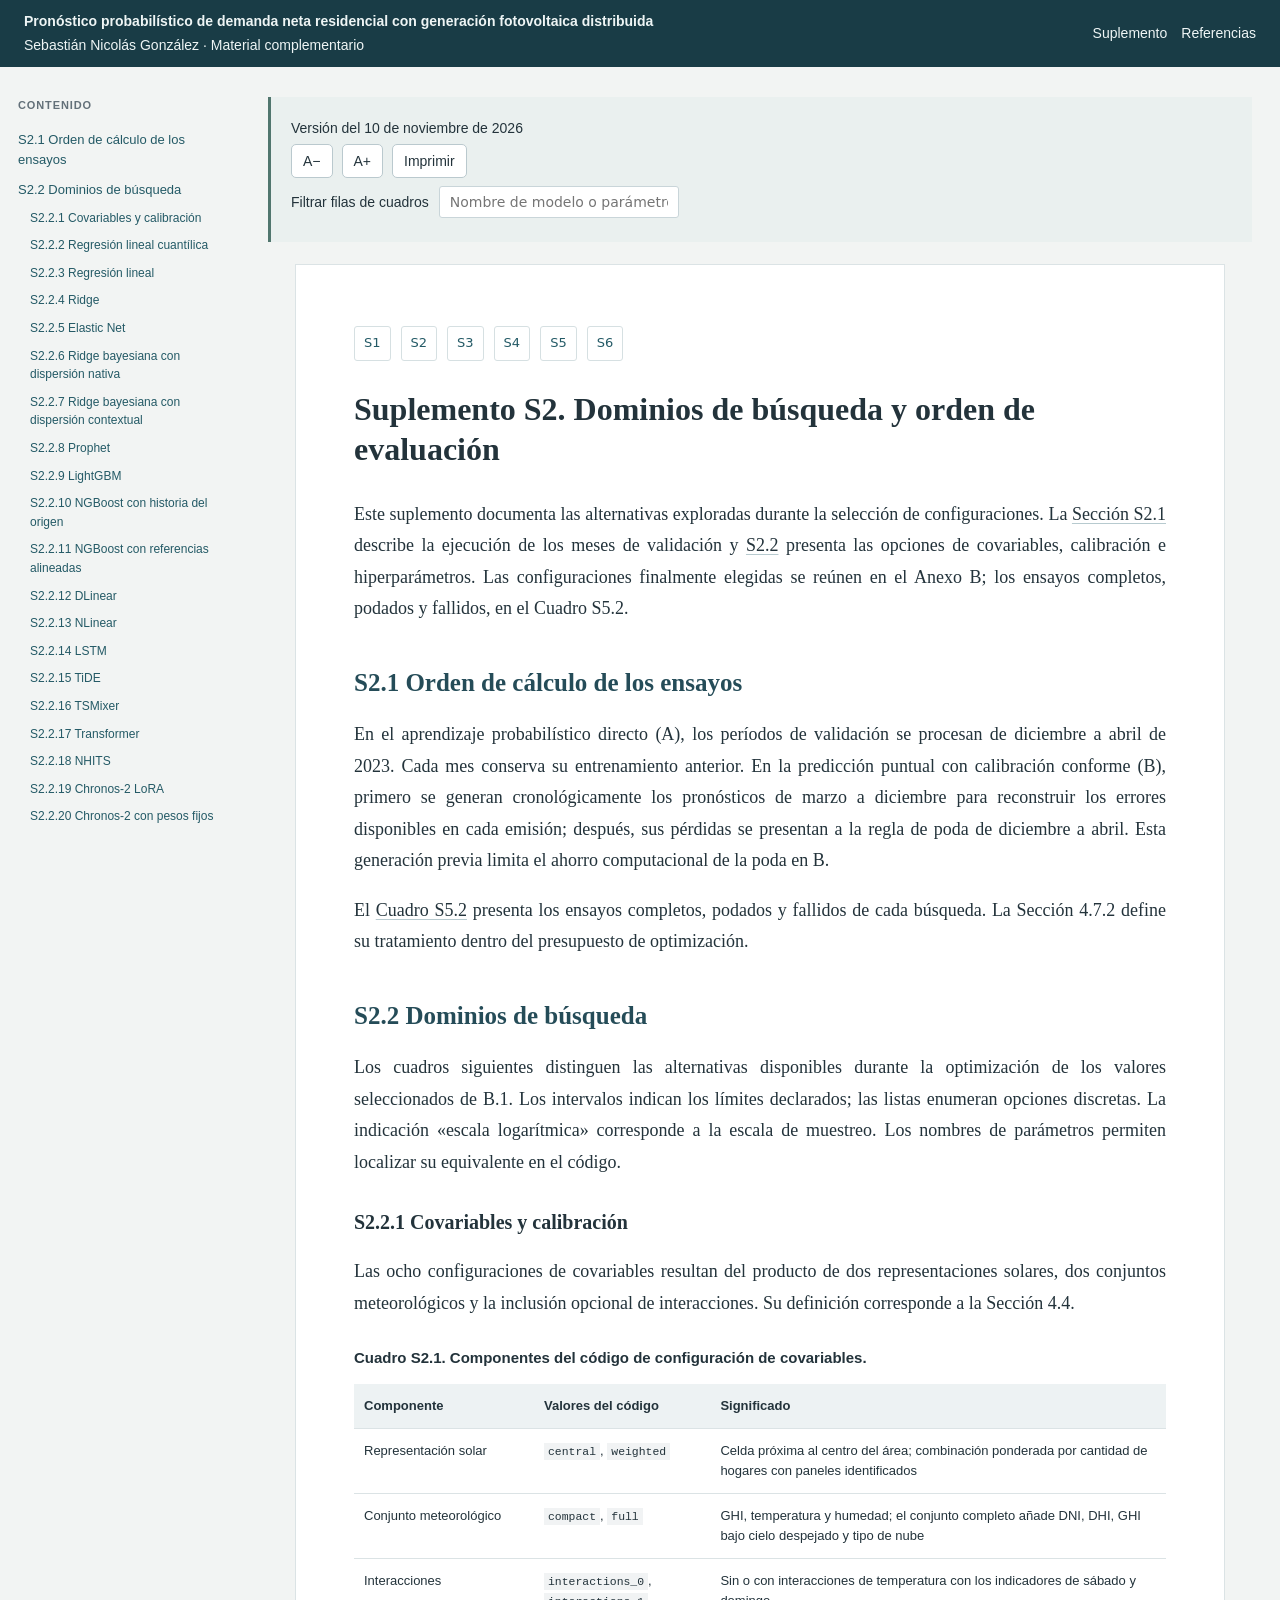
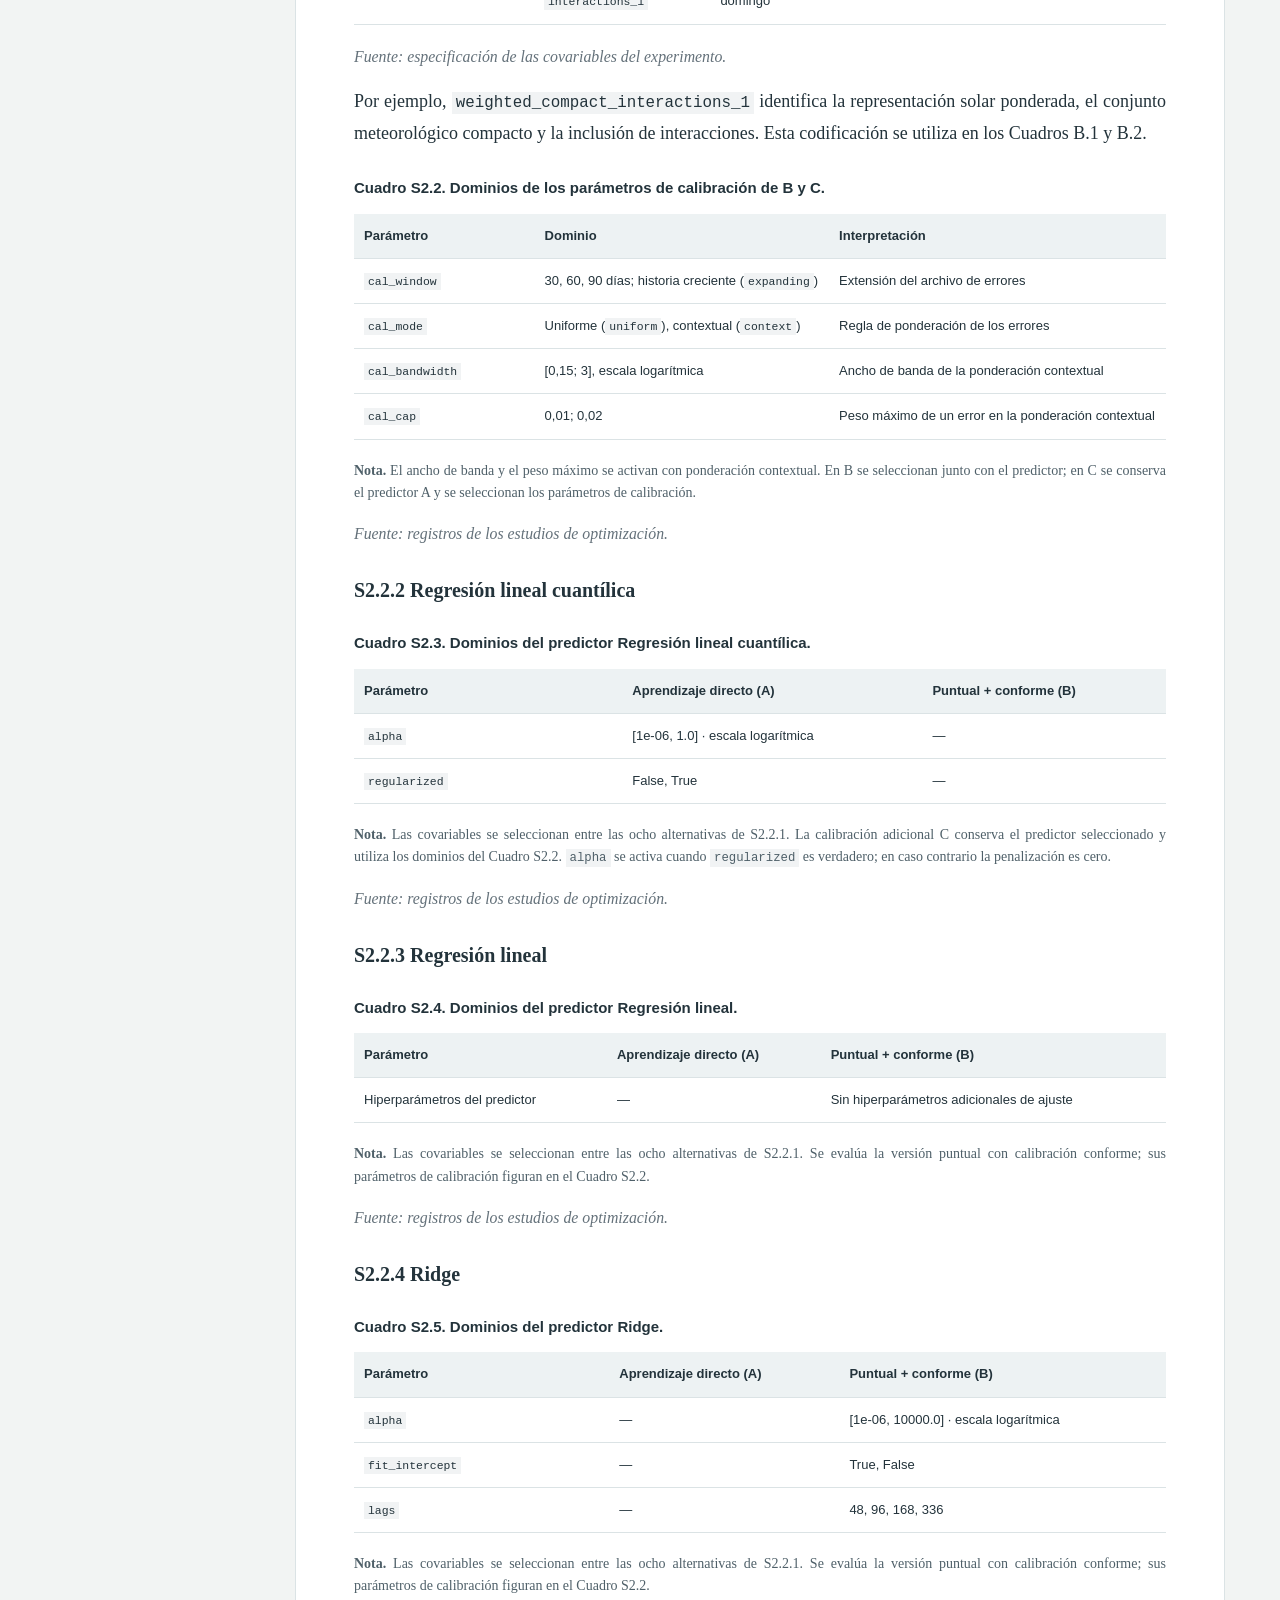
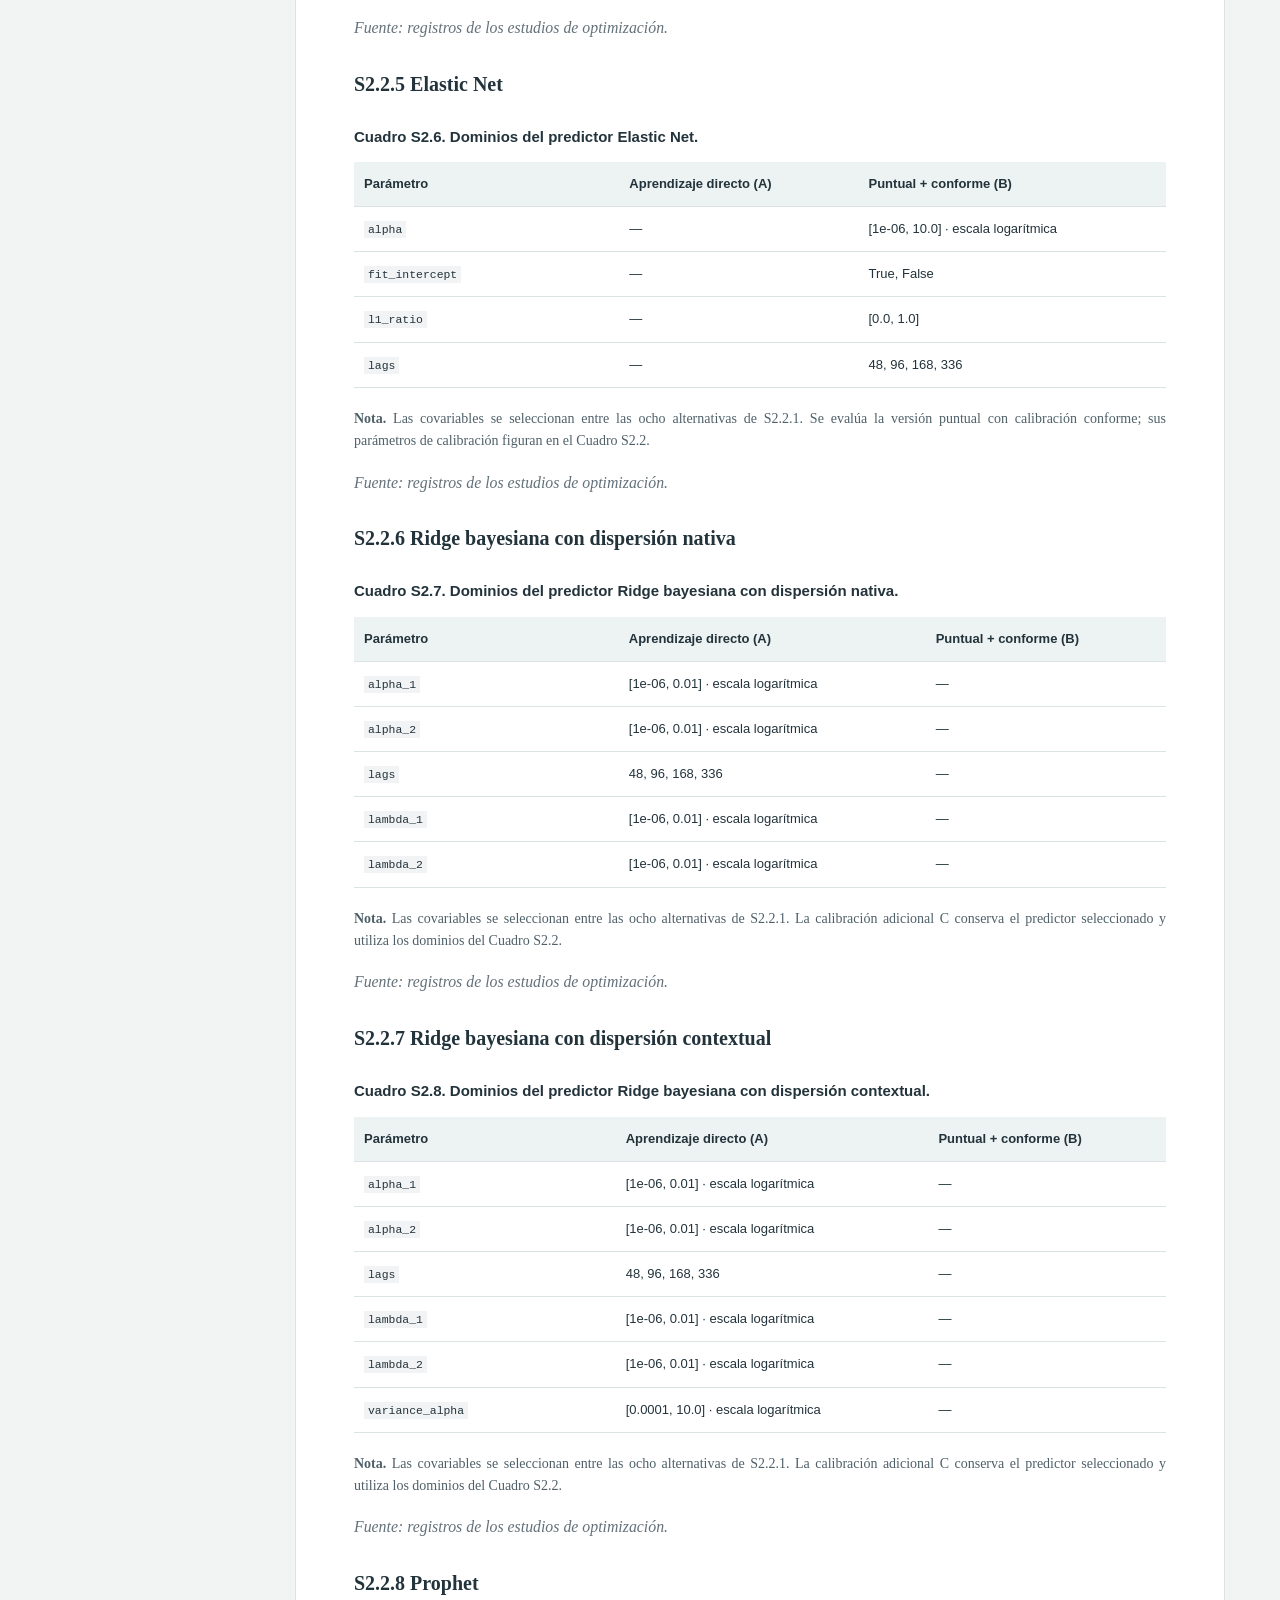
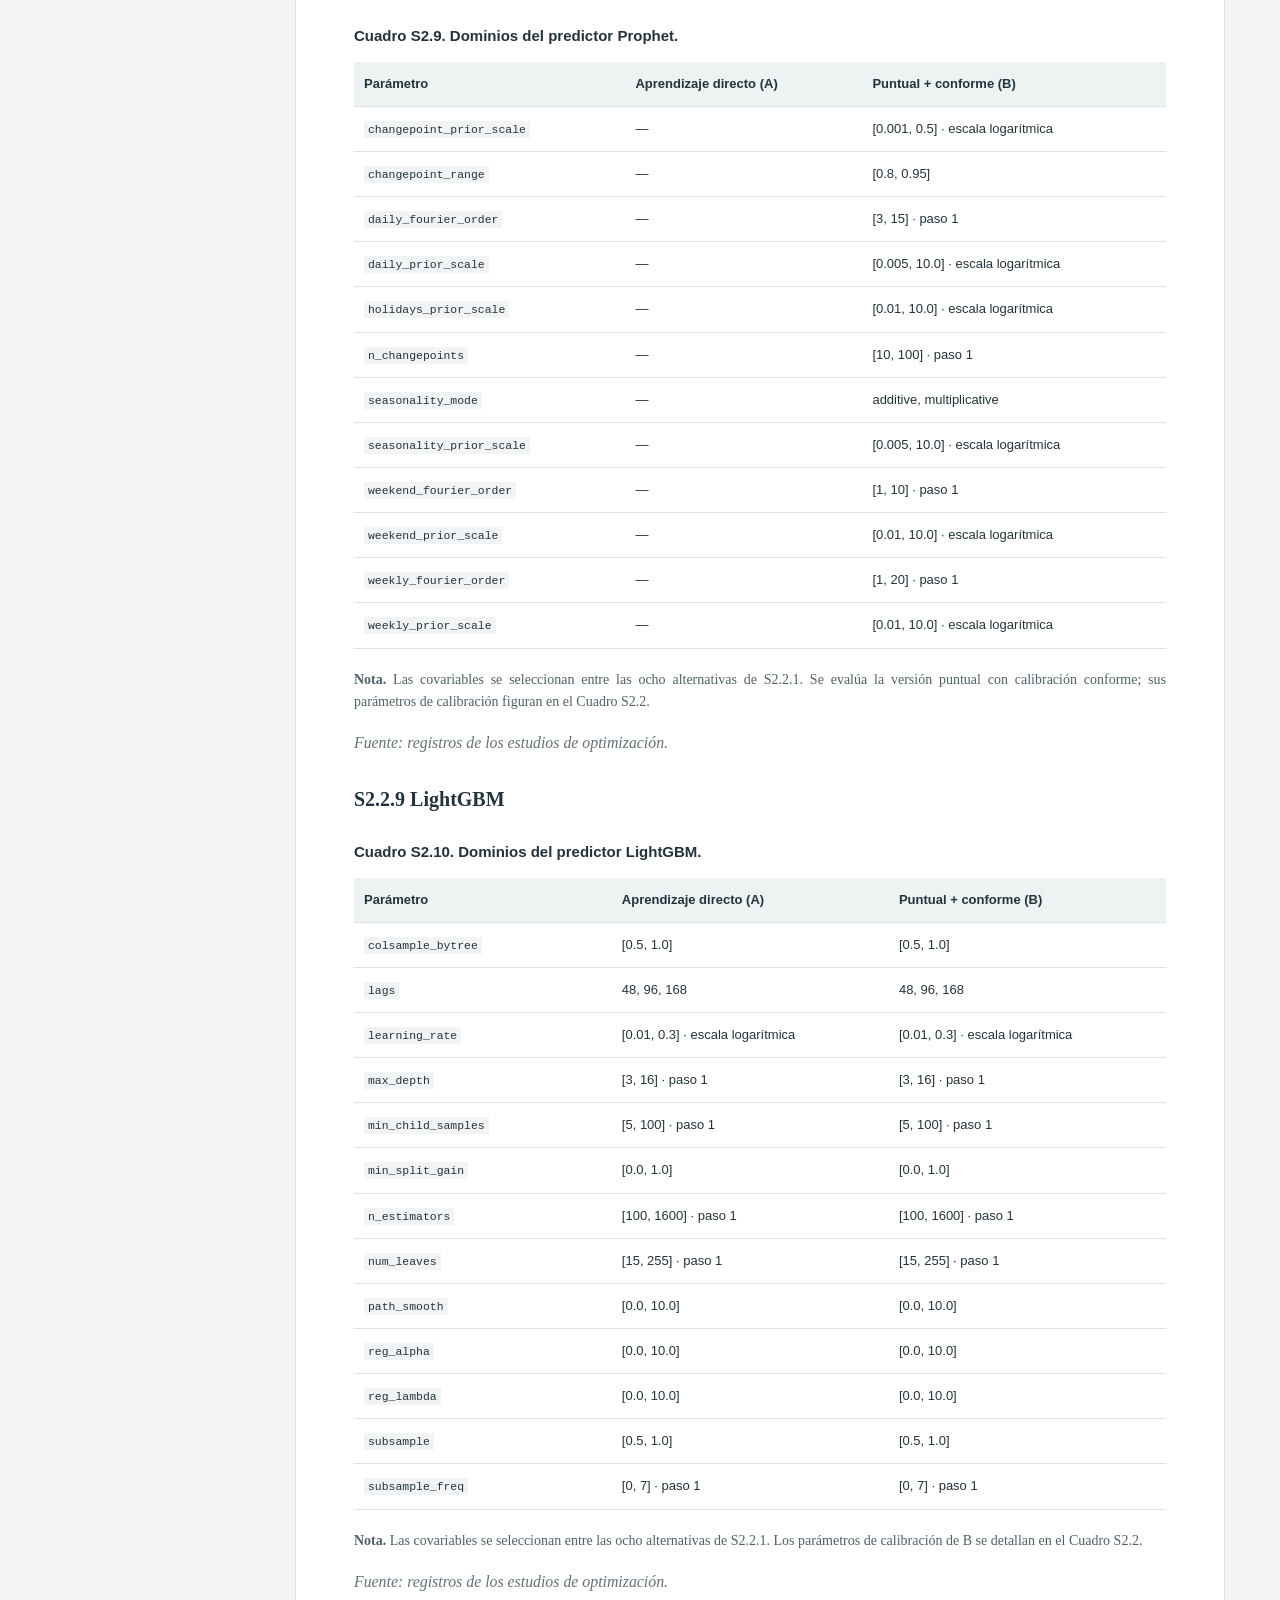
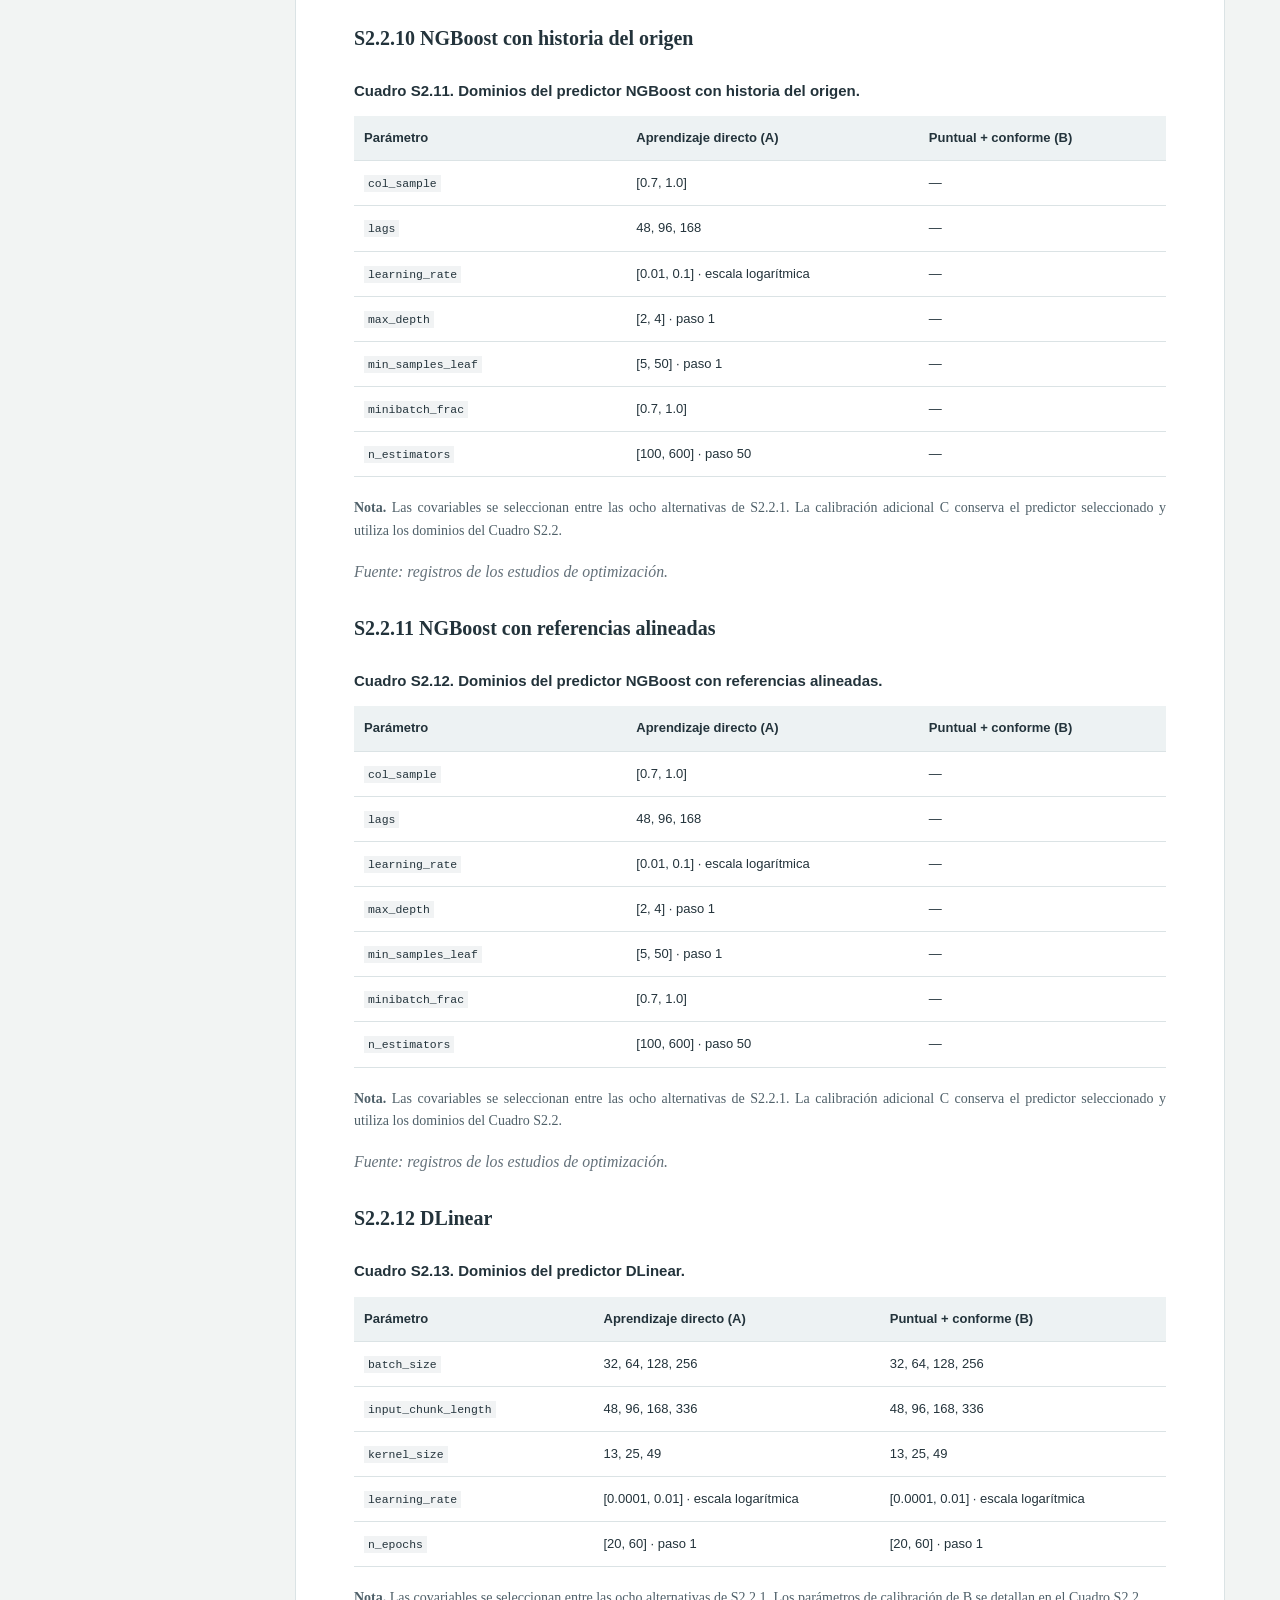
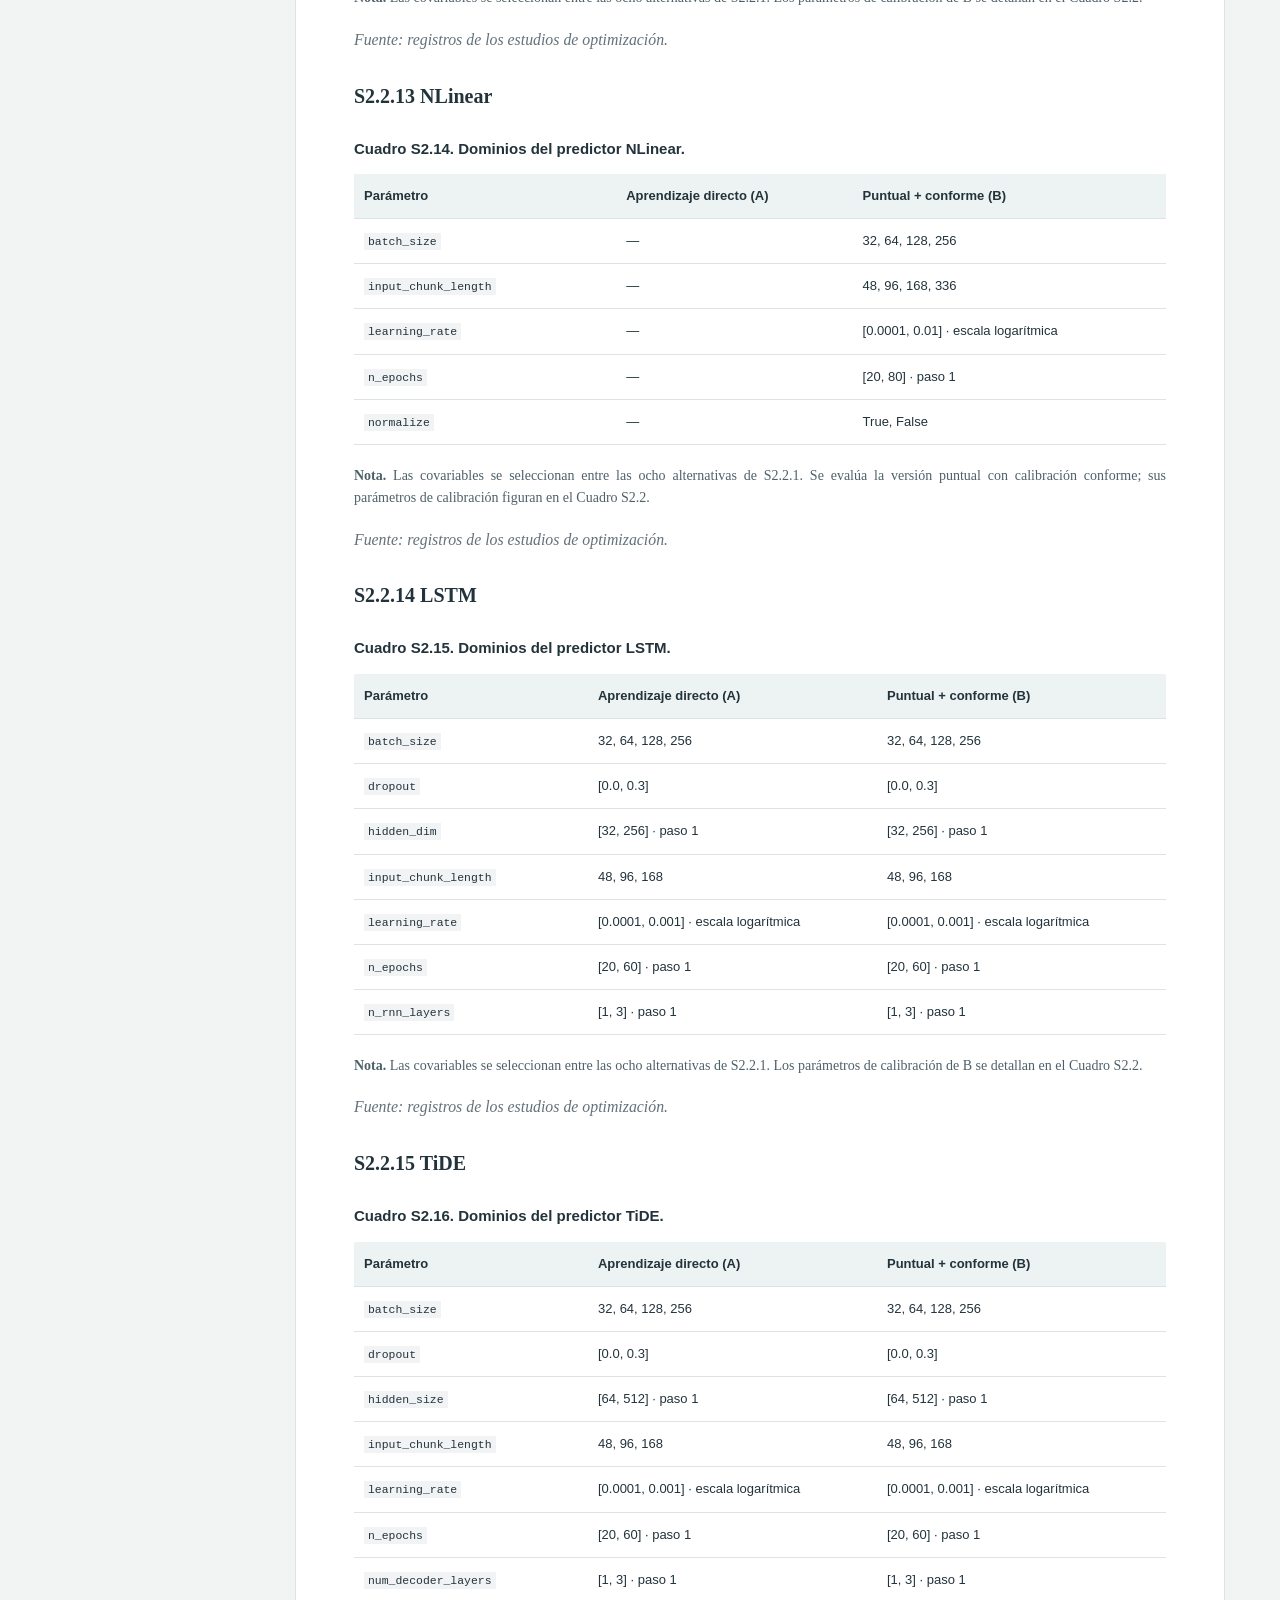
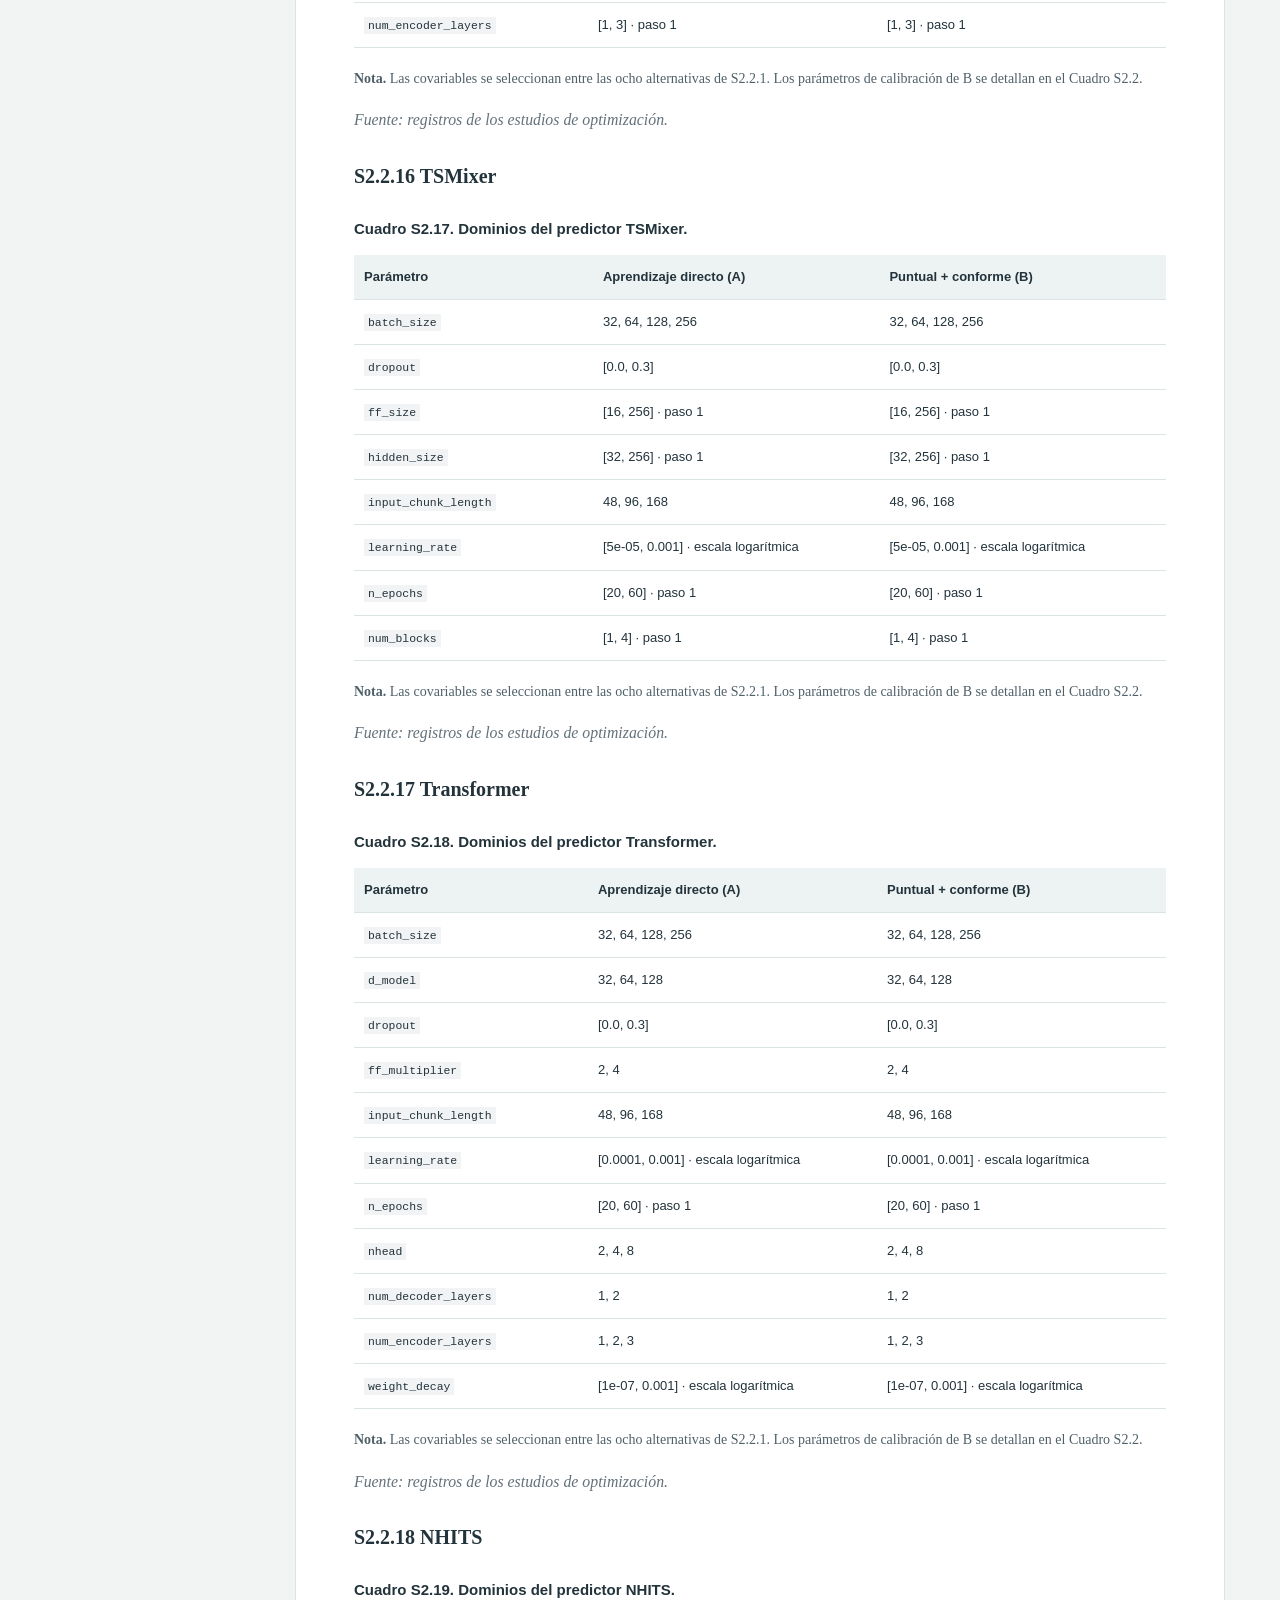
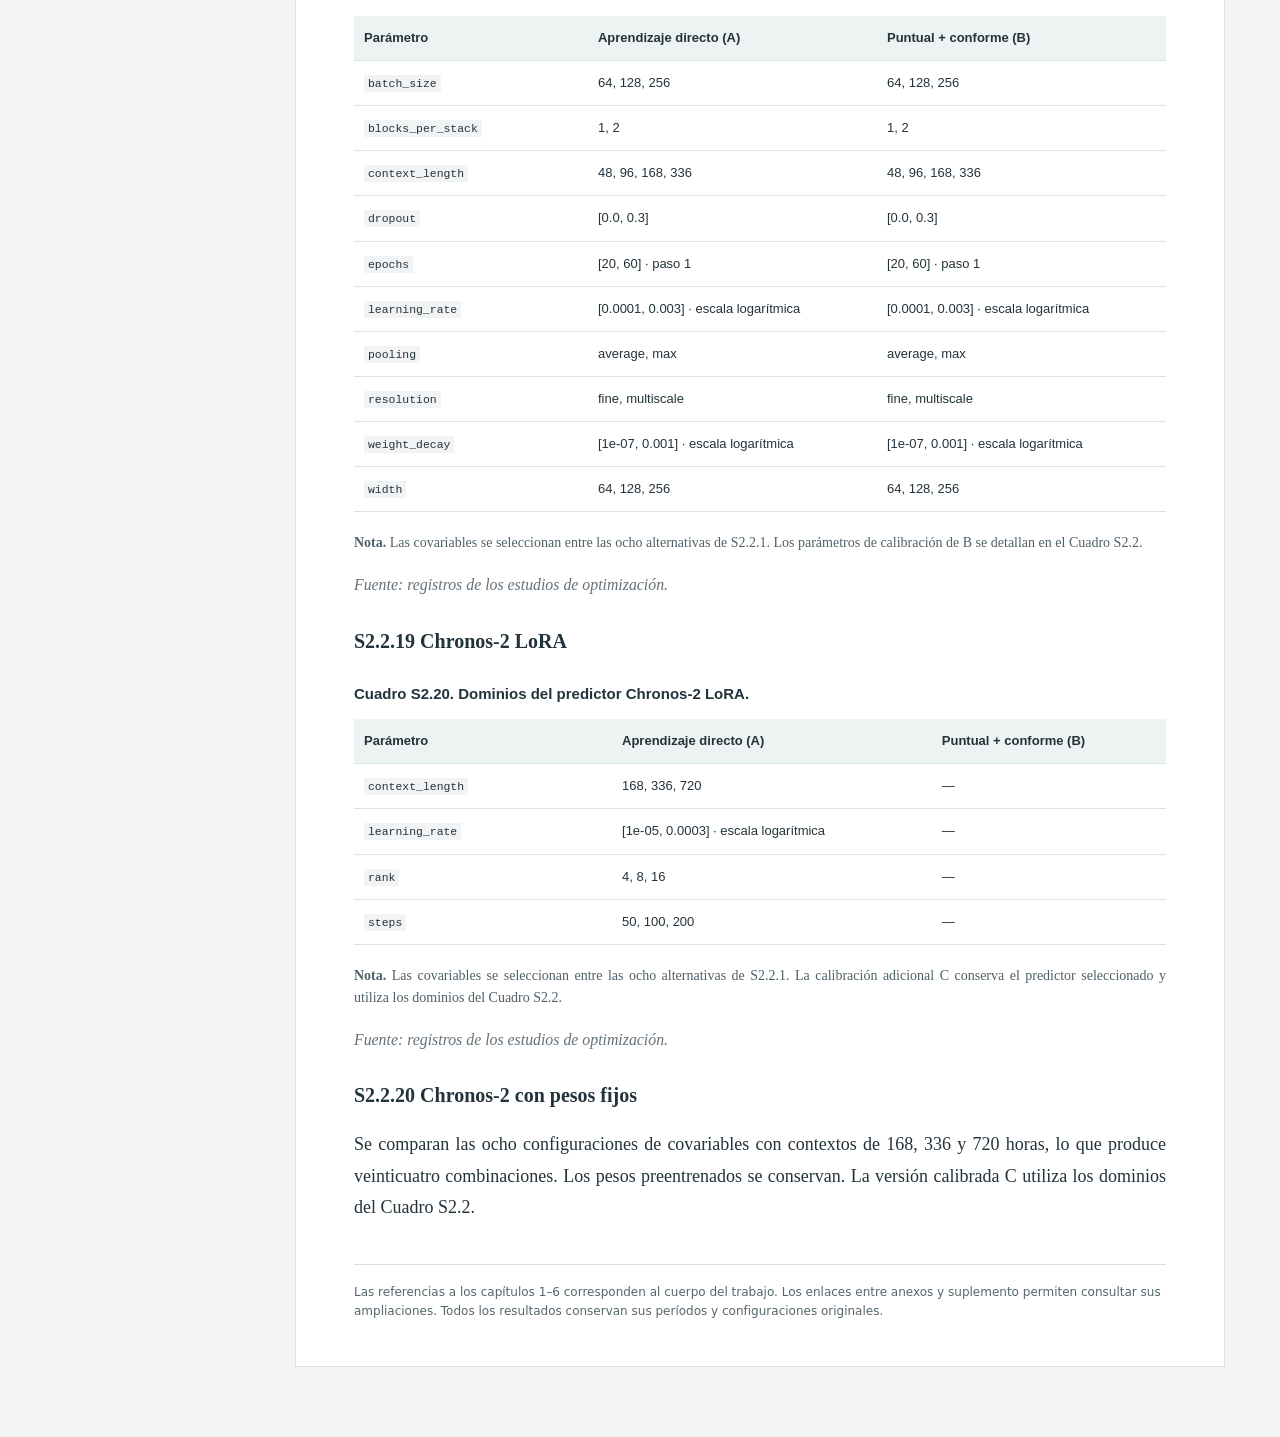
<file: docs/s2.html>
<!doctype html><html lang="es"><head><meta charset="utf-8"><meta name="viewport" content="width=device-width,initial-scale=1"><title>S2 · Dominios de búsqueda</title><link rel="stylesheet" href="estilos.css"></head><body><header><a class="brand" href="index.html">Demanda neta · material complementario</a><a href="index.html">Suplemento</a><a href="referencias.html">Referencias</a></header><div class="layout"><nav class="toc" aria-label="Índice del documento"><strong>Contenido</strong><a class="level2" href="#sec-s2-1">S2.1 Orden de cálculo de los ensayos</a><a class="level2" href="#sec-s2-2">S2.2 Dominios de búsqueda</a><a class="level3" href="#sec-s2-2-1">S2.2.1 Covariables y calibración</a><a class="level3" href="#sec-s2-2-2">S2.2.2 Regresión lineal cuantílica</a><a class="level3" href="#sec-s2-2-3">S2.2.3 Regresión lineal</a><a class="level3" href="#sec-s2-2-4">S2.2.4 Ridge</a><a class="level3" href="#sec-s2-2-5">S2.2.5 Elastic Net</a><a class="level3" href="#sec-s2-2-6">S2.2.6 Ridge bayesiana con dispersión nativa</a><a class="level3" href="#sec-s2-2-7">S2.2.7 Ridge bayesiana con dispersión contextual</a><a class="level3" href="#sec-s2-2-8">S2.2.8 Prophet</a><a class="level3" href="#sec-s2-2-9">S2.2.9 LightGBM</a><a class="level3" href="#sec-s2-2-10">S2.2.10 NGBoost con historia del origen</a><a class="level3" href="#sec-s2-2-11">S2.2.11 NGBoost con referencias alineadas</a><a class="level3" href="#sec-s2-2-12">S2.2.12 DLinear</a><a class="level3" href="#sec-s2-2-13">S2.2.13 NLinear</a><a class="level3" href="#sec-s2-2-14">S2.2.14 LSTM</a><a class="level3" href="#sec-s2-2-15">S2.2.15 TiDE</a><a class="level3" href="#sec-s2-2-16">S2.2.16 TSMixer</a><a class="level3" href="#sec-s2-2-17">S2.2.17 Transformer</a><a class="level3" href="#sec-s2-2-18">S2.2.18 NHITS</a><a class="level3" href="#sec-s2-2-19">S2.2.19 Chronos-2 LoRA</a><a class="level3" href="#sec-s2-2-20">S2.2.20 Chronos-2 con pesos fijos</a></nav><main class="reading"><div class="review-note"><p>Versión del 10 de noviembre de 2026</p><div class="toolbar"><button data-font="-1">A−</button><button data-font="1">A+</button><button onclick="window.print()">Imprimir</button></div><label class="table-filter">Filtrar filas de cuadros <input data-filter-tables placeholder="Nombre de modelo o parámetro" aria-label="Filtrar filas de los cuadros"></label></div><article class="paper"><nav class="doc-nav"><a href="s1.html">S1</a><a href="s2.html">S2</a><a href="s3.html">S3</a><a href="s4.html">S4</a><a href="s5.html">S5</a><a href="s6.html">S6</a></nav><div><h1 id="suplemento-s2-dominios-de-busqueda-y-orden-de-evaluacion">Suplemento S2. Dominios de búsqueda y orden de evaluación</h1>
<p>Este suplemento documenta las alternativas exploradas durante la selección de configuraciones. La <a href="s2.html#sec-s2-1" class="crossref">Sección S2.1</a> describe la ejecución de los meses de validación y <a href="s2.html#sec-s2-2" class="crossref">S2.2</a> presenta las opciones de covariables, calibración e hiperparámetros. Las configuraciones finalmente elegidas se reúnen en el Anexo B; los ensayos completos, podados y fallidos, en el Cuadro S5.2.</p>
<h2 id="sec-s2-1">S2.1 Orden de cálculo de los ensayos</h2>
<p>En el aprendizaje probabilístico directo (A), los períodos de validación se procesan de diciembre a abril de 2023. Cada mes conserva su entrenamiento anterior. En la predicción puntual con calibración conforme (B), primero se generan cronológicamente los pronósticos de marzo a diciembre para reconstruir los errores disponibles en cada emisión; después, sus pérdidas se presentan a la regla de poda de diciembre a abril. Esta generación previa limita el ahorro computacional de la poda en B.</p>
<p>El <a href="s5.html#cuadro-s5-2" class="crossref">Cuadro S5.2</a> presenta los ensayos completos, podados y fallidos de cada búsqueda. La Sección 4.7.2 define su tratamiento dentro del presupuesto de optimización.</p>
<h2 id="sec-s2-2">S2.2 Dominios de búsqueda</h2>
<p>Los cuadros siguientes distinguen las alternativas disponibles durante la optimización de los valores seleccionados de B.1. Los intervalos indican los límites declarados; las listas enumeran opciones discretas. La indicación «escala logarítmica» corresponde a la escala de muestreo. Los nombres de parámetros permiten localizar su equivalente en el código.</p>
<h3 id="sec-s2-2-1">S2.2.1 Covariables y calibración</h3>
<p>Las ocho configuraciones de covariables resultan del producto de dos representaciones solares, dos conjuntos meteorológicos y la inclusión opcional de interacciones. Su definición corresponde a la Sección 4.4.</p>
<p class="caption" id="cuadro-s2-1"><strong>Cuadro S2.1. Componentes del código de configuración de covariables.</strong></p>
<div class="table-scroll"><table>
<thead>
<tr>
  <th>Componente</th>
  <th>Valores del código</th>
  <th>Significado</th>
</tr>
</thead>
<tbody>
<tr>
  <td>Representación solar</td>
  <td><code>central</code>, <code>weighted</code></td>
  <td>Celda próxima al centro del área; combinación ponderada por cantidad de hogares con paneles identificados</td>
</tr>
<tr>
  <td>Conjunto meteorológico</td>
  <td><code>compact</code>, <code>full</code></td>
  <td>GHI, temperatura y humedad; el conjunto completo añade DNI, DHI, GHI bajo cielo despejado y tipo de nube</td>
</tr>
<tr>
  <td>Interacciones</td>
  <td><code>interactions_0</code>, <code>interactions_1</code></td>
  <td>Sin o con interacciones de temperatura con los indicadores de sábado y domingo</td>
</tr>
</tbody>
</table>
</div><p class="source"><em>Fuente: especificación de las covariables del experimento.</em></p>
<p>Por ejemplo, <code>weighted_compact_interactions_1</code> identifica la representación solar ponderada, el conjunto meteorológico compacto y la inclusión de interacciones. Esta codificación se utiliza en los Cuadros B.1 y B.2.</p>
<p class="caption" id="cuadro-s2-2"><strong>Cuadro S2.2. Dominios de los parámetros de calibración de B y C.</strong></p>
<div class="table-scroll"><table>
<thead>
<tr>
  <th>Parámetro</th>
  <th>Dominio</th>
  <th>Interpretación</th>
</tr>
</thead>
<tbody>
<tr>
  <td><code>cal_window</code></td>
  <td>30, 60, 90 días; historia creciente (<code>expanding</code>)</td>
  <td>Extensión del archivo de errores</td>
</tr>
<tr>
  <td><code>cal_mode</code></td>
  <td>Uniforme (<code>uniform</code>), contextual (<code>context</code>)</td>
  <td>Regla de ponderación de los errores</td>
</tr>
<tr>
  <td><code>cal_bandwidth</code></td>
  <td>[0,15; 3], escala logarítmica</td>
  <td>Ancho de banda de la ponderación contextual</td>
</tr>
<tr>
  <td><code>cal_cap</code></td>
  <td>0,01; 0,02</td>
  <td>Peso máximo de un error en la ponderación contextual</td>
</tr>
</tbody>
</table>
</div><p class="note"><strong>Nota.</strong> El ancho de banda y el peso máximo se activan con ponderación contextual. En B se seleccionan junto con el predictor; en C se conserva el predictor A y se seleccionan los parámetros de calibración.</p>
<p class="source"><em>Fuente: registros de los estudios de optimización.</em></p>
<h3 id="sec-s2-2-2">S2.2.2 Regresión lineal cuantílica</h3>
<p class="caption" id="cuadro-s2-3"><strong>Cuadro S2.3. Dominios del predictor Regresión lineal cuantílica.</strong></p>
<div class="table-scroll"><table>
<thead>
<tr>
  <th>Parámetro</th>
  <th>Aprendizaje directo (A)</th>
  <th>Puntual + conforme (B)</th>
</tr>
</thead>
<tbody>
<tr>
  <td><code>alpha</code></td>
  <td>[1e-06, 1.0] · escala logarítmica</td>
  <td>—</td>
</tr>
<tr>
  <td><code>regularized</code></td>
  <td>False, True</td>
  <td>—</td>
</tr>
</tbody>
</table>
</div><p class="note"><strong>Nota.</strong> Las covariables se seleccionan entre las ocho alternativas de S2.2.1. La calibración adicional C conserva el predictor seleccionado y utiliza los dominios del Cuadro S2.2. <code>alpha</code> se activa cuando <code>regularized</code> es verdadero; en caso contrario la penalización es cero.</p>
<p class="source"><em>Fuente: registros de los estudios de optimización.</em></p>
<h3 id="sec-s2-2-3">S2.2.3 Regresión lineal</h3>
<p class="caption" id="cuadro-s2-4"><strong>Cuadro S2.4. Dominios del predictor Regresión lineal.</strong></p>
<div class="table-scroll"><table>
<thead>
<tr>
  <th>Parámetro</th>
  <th>Aprendizaje directo (A)</th>
  <th>Puntual + conforme (B)</th>
</tr>
</thead>
<tbody>
<tr>
  <td>Hiperparámetros del predictor</td>
  <td>—</td>
  <td>Sin hiperparámetros adicionales de ajuste</td>
</tr>
</tbody>
</table>
</div><p class="note"><strong>Nota.</strong> Las covariables se seleccionan entre las ocho alternativas de S2.2.1. Se evalúa la versión puntual con calibración conforme; sus parámetros de calibración figuran en el Cuadro S2.2.</p>
<p class="source"><em>Fuente: registros de los estudios de optimización.</em></p>
<h3 id="sec-s2-2-4">S2.2.4 Ridge</h3>
<p class="caption" id="cuadro-s2-5"><strong>Cuadro S2.5. Dominios del predictor Ridge.</strong></p>
<div class="table-scroll"><table>
<thead>
<tr>
  <th>Parámetro</th>
  <th>Aprendizaje directo (A)</th>
  <th>Puntual + conforme (B)</th>
</tr>
</thead>
<tbody>
<tr>
  <td><code>alpha</code></td>
  <td>—</td>
  <td>[1e-06, 10000.0] · escala logarítmica</td>
</tr>
<tr>
  <td><code>fit_intercept</code></td>
  <td>—</td>
  <td>True, False</td>
</tr>
<tr>
  <td><code>lags</code></td>
  <td>—</td>
  <td>48, 96, 168, 336</td>
</tr>
</tbody>
</table>
</div><p class="note"><strong>Nota.</strong> Las covariables se seleccionan entre las ocho alternativas de S2.2.1. Se evalúa la versión puntual con calibración conforme; sus parámetros de calibración figuran en el Cuadro S2.2.</p>
<p class="source"><em>Fuente: registros de los estudios de optimización.</em></p>
<h3 id="sec-s2-2-5">S2.2.5 Elastic Net</h3>
<p class="caption" id="cuadro-s2-6"><strong>Cuadro S2.6. Dominios del predictor Elastic Net.</strong></p>
<div class="table-scroll"><table>
<thead>
<tr>
  <th>Parámetro</th>
  <th>Aprendizaje directo (A)</th>
  <th>Puntual + conforme (B)</th>
</tr>
</thead>
<tbody>
<tr>
  <td><code>alpha</code></td>
  <td>—</td>
  <td>[1e-06, 10.0] · escala logarítmica</td>
</tr>
<tr>
  <td><code>fit_intercept</code></td>
  <td>—</td>
  <td>True, False</td>
</tr>
<tr>
  <td><code>l1_ratio</code></td>
  <td>—</td>
  <td>[0.0, 1.0]</td>
</tr>
<tr>
  <td><code>lags</code></td>
  <td>—</td>
  <td>48, 96, 168, 336</td>
</tr>
</tbody>
</table>
</div><p class="note"><strong>Nota.</strong> Las covariables se seleccionan entre las ocho alternativas de S2.2.1. Se evalúa la versión puntual con calibración conforme; sus parámetros de calibración figuran en el Cuadro S2.2.</p>
<p class="source"><em>Fuente: registros de los estudios de optimización.</em></p>
<h3 id="sec-s2-2-6">S2.2.6 Ridge bayesiana con dispersión nativa</h3>
<p class="caption" id="cuadro-s2-7"><strong>Cuadro S2.7. Dominios del predictor Ridge bayesiana con dispersión nativa.</strong></p>
<div class="table-scroll"><table>
<thead>
<tr>
  <th>Parámetro</th>
  <th>Aprendizaje directo (A)</th>
  <th>Puntual + conforme (B)</th>
</tr>
</thead>
<tbody>
<tr>
  <td><code>alpha_1</code></td>
  <td>[1e-06, 0.01] · escala logarítmica</td>
  <td>—</td>
</tr>
<tr>
  <td><code>alpha_2</code></td>
  <td>[1e-06, 0.01] · escala logarítmica</td>
  <td>—</td>
</tr>
<tr>
  <td><code>lags</code></td>
  <td>48, 96, 168, 336</td>
  <td>—</td>
</tr>
<tr>
  <td><code>lambda_1</code></td>
  <td>[1e-06, 0.01] · escala logarítmica</td>
  <td>—</td>
</tr>
<tr>
  <td><code>lambda_2</code></td>
  <td>[1e-06, 0.01] · escala logarítmica</td>
  <td>—</td>
</tr>
</tbody>
</table>
</div><p class="note"><strong>Nota.</strong> Las covariables se seleccionan entre las ocho alternativas de S2.2.1. La calibración adicional C conserva el predictor seleccionado y utiliza los dominios del Cuadro S2.2.</p>
<p class="source"><em>Fuente: registros de los estudios de optimización.</em></p>
<h3 id="sec-s2-2-7">S2.2.7 Ridge bayesiana con dispersión contextual</h3>
<p class="caption" id="cuadro-s2-8"><strong>Cuadro S2.8. Dominios del predictor Ridge bayesiana con dispersión contextual.</strong></p>
<div class="table-scroll"><table>
<thead>
<tr>
  <th>Parámetro</th>
  <th>Aprendizaje directo (A)</th>
  <th>Puntual + conforme (B)</th>
</tr>
</thead>
<tbody>
<tr>
  <td><code>alpha_1</code></td>
  <td>[1e-06, 0.01] · escala logarítmica</td>
  <td>—</td>
</tr>
<tr>
  <td><code>alpha_2</code></td>
  <td>[1e-06, 0.01] · escala logarítmica</td>
  <td>—</td>
</tr>
<tr>
  <td><code>lags</code></td>
  <td>48, 96, 168, 336</td>
  <td>—</td>
</tr>
<tr>
  <td><code>lambda_1</code></td>
  <td>[1e-06, 0.01] · escala logarítmica</td>
  <td>—</td>
</tr>
<tr>
  <td><code>lambda_2</code></td>
  <td>[1e-06, 0.01] · escala logarítmica</td>
  <td>—</td>
</tr>
<tr>
  <td><code>variance_alpha</code></td>
  <td>[0.0001, 10.0] · escala logarítmica</td>
  <td>—</td>
</tr>
</tbody>
</table>
</div><p class="note"><strong>Nota.</strong> Las covariables se seleccionan entre las ocho alternativas de S2.2.1. La calibración adicional C conserva el predictor seleccionado y utiliza los dominios del Cuadro S2.2.</p>
<p class="source"><em>Fuente: registros de los estudios de optimización.</em></p>
<h3 id="sec-s2-2-8">S2.2.8 Prophet</h3>
<p class="caption" id="cuadro-s2-9"><strong>Cuadro S2.9. Dominios del predictor Prophet.</strong></p>
<div class="table-scroll"><table>
<thead>
<tr>
  <th>Parámetro</th>
  <th>Aprendizaje directo (A)</th>
  <th>Puntual + conforme (B)</th>
</tr>
</thead>
<tbody>
<tr>
  <td><code>changepoint_prior_scale</code></td>
  <td>—</td>
  <td>[0.001, 0.5] · escala logarítmica</td>
</tr>
<tr>
  <td><code>changepoint_range</code></td>
  <td>—</td>
  <td>[0.8, 0.95]</td>
</tr>
<tr>
  <td><code>daily_fourier_order</code></td>
  <td>—</td>
  <td>[3, 15] · paso 1</td>
</tr>
<tr>
  <td><code>daily_prior_scale</code></td>
  <td>—</td>
  <td>[0.005, 10.0] · escala logarítmica</td>
</tr>
<tr>
  <td><code>holidays_prior_scale</code></td>
  <td>—</td>
  <td>[0.01, 10.0] · escala logarítmica</td>
</tr>
<tr>
  <td><code>n_changepoints</code></td>
  <td>—</td>
  <td>[10, 100] · paso 1</td>
</tr>
<tr>
  <td><code>seasonality_mode</code></td>
  <td>—</td>
  <td>additive, multiplicative</td>
</tr>
<tr>
  <td><code>seasonality_prior_scale</code></td>
  <td>—</td>
  <td>[0.005, 10.0] · escala logarítmica</td>
</tr>
<tr>
  <td><code>weekend_fourier_order</code></td>
  <td>—</td>
  <td>[1, 10] · paso 1</td>
</tr>
<tr>
  <td><code>weekend_prior_scale</code></td>
  <td>—</td>
  <td>[0.01, 10.0] · escala logarítmica</td>
</tr>
<tr>
  <td><code>weekly_fourier_order</code></td>
  <td>—</td>
  <td>[1, 20] · paso 1</td>
</tr>
<tr>
  <td><code>weekly_prior_scale</code></td>
  <td>—</td>
  <td>[0.01, 10.0] · escala logarítmica</td>
</tr>
</tbody>
</table>
</div><p class="note"><strong>Nota.</strong> Las covariables se seleccionan entre las ocho alternativas de S2.2.1. Se evalúa la versión puntual con calibración conforme; sus parámetros de calibración figuran en el Cuadro S2.2.</p>
<p class="source"><em>Fuente: registros de los estudios de optimización.</em></p>
<h3 id="sec-s2-2-9">S2.2.9 LightGBM</h3>
<p class="caption" id="cuadro-s2-10"><strong>Cuadro S2.10. Dominios del predictor LightGBM.</strong></p>
<div class="table-scroll"><table>
<thead>
<tr>
  <th>Parámetro</th>
  <th>Aprendizaje directo (A)</th>
  <th>Puntual + conforme (B)</th>
</tr>
</thead>
<tbody>
<tr>
  <td><code>colsample_bytree</code></td>
  <td>[0.5, 1.0]</td>
  <td>[0.5, 1.0]</td>
</tr>
<tr>
  <td><code>lags</code></td>
  <td>48, 96, 168</td>
  <td>48, 96, 168</td>
</tr>
<tr>
  <td><code>learning_rate</code></td>
  <td>[0.01, 0.3] · escala logarítmica</td>
  <td>[0.01, 0.3] · escala logarítmica</td>
</tr>
<tr>
  <td><code>max_depth</code></td>
  <td>[3, 16] · paso 1</td>
  <td>[3, 16] · paso 1</td>
</tr>
<tr>
  <td><code>min_child_samples</code></td>
  <td>[5, 100] · paso 1</td>
  <td>[5, 100] · paso 1</td>
</tr>
<tr>
  <td><code>min_split_gain</code></td>
  <td>[0.0, 1.0]</td>
  <td>[0.0, 1.0]</td>
</tr>
<tr>
  <td><code>n_estimators</code></td>
  <td>[100, 1600] · paso 1</td>
  <td>[100, 1600] · paso 1</td>
</tr>
<tr>
  <td><code>num_leaves</code></td>
  <td>[15, 255] · paso 1</td>
  <td>[15, 255] · paso 1</td>
</tr>
<tr>
  <td><code>path_smooth</code></td>
  <td>[0.0, 10.0]</td>
  <td>[0.0, 10.0]</td>
</tr>
<tr>
  <td><code>reg_alpha</code></td>
  <td>[0.0, 10.0]</td>
  <td>[0.0, 10.0]</td>
</tr>
<tr>
  <td><code>reg_lambda</code></td>
  <td>[0.0, 10.0]</td>
  <td>[0.0, 10.0]</td>
</tr>
<tr>
  <td><code>subsample</code></td>
  <td>[0.5, 1.0]</td>
  <td>[0.5, 1.0]</td>
</tr>
<tr>
  <td><code>subsample_freq</code></td>
  <td>[0, 7] · paso 1</td>
  <td>[0, 7] · paso 1</td>
</tr>
</tbody>
</table>
</div><p class="note"><strong>Nota.</strong> Las covariables se seleccionan entre las ocho alternativas de S2.2.1. Los parámetros de calibración de B se detallan en el Cuadro S2.2.</p>
<p class="source"><em>Fuente: registros de los estudios de optimización.</em></p>
<h3 id="sec-s2-2-10">S2.2.10 NGBoost con historia del origen</h3>
<p class="caption" id="cuadro-s2-11"><strong>Cuadro S2.11. Dominios del predictor NGBoost con historia del origen.</strong></p>
<div class="table-scroll"><table>
<thead>
<tr>
  <th>Parámetro</th>
  <th>Aprendizaje directo (A)</th>
  <th>Puntual + conforme (B)</th>
</tr>
</thead>
<tbody>
<tr>
  <td><code>col_sample</code></td>
  <td>[0.7, 1.0]</td>
  <td>—</td>
</tr>
<tr>
  <td><code>lags</code></td>
  <td>48, 96, 168</td>
  <td>—</td>
</tr>
<tr>
  <td><code>learning_rate</code></td>
  <td>[0.01, 0.1] · escala logarítmica</td>
  <td>—</td>
</tr>
<tr>
  <td><code>max_depth</code></td>
  <td>[2, 4] · paso 1</td>
  <td>—</td>
</tr>
<tr>
  <td><code>min_samples_leaf</code></td>
  <td>[5, 50] · paso 1</td>
  <td>—</td>
</tr>
<tr>
  <td><code>minibatch_frac</code></td>
  <td>[0.7, 1.0]</td>
  <td>—</td>
</tr>
<tr>
  <td><code>n_estimators</code></td>
  <td>[100, 600] · paso 50</td>
  <td>—</td>
</tr>
</tbody>
</table>
</div><p class="note"><strong>Nota.</strong> Las covariables se seleccionan entre las ocho alternativas de S2.2.1. La calibración adicional C conserva el predictor seleccionado y utiliza los dominios del Cuadro S2.2.</p>
<p class="source"><em>Fuente: registros de los estudios de optimización.</em></p>
<h3 id="sec-s2-2-11">S2.2.11 NGBoost con referencias alineadas</h3>
<p class="caption" id="cuadro-s2-12"><strong>Cuadro S2.12. Dominios del predictor NGBoost con referencias alineadas.</strong></p>
<div class="table-scroll"><table>
<thead>
<tr>
  <th>Parámetro</th>
  <th>Aprendizaje directo (A)</th>
  <th>Puntual + conforme (B)</th>
</tr>
</thead>
<tbody>
<tr>
  <td><code>col_sample</code></td>
  <td>[0.7, 1.0]</td>
  <td>—</td>
</tr>
<tr>
  <td><code>lags</code></td>
  <td>48, 96, 168</td>
  <td>—</td>
</tr>
<tr>
  <td><code>learning_rate</code></td>
  <td>[0.01, 0.1] · escala logarítmica</td>
  <td>—</td>
</tr>
<tr>
  <td><code>max_depth</code></td>
  <td>[2, 4] · paso 1</td>
  <td>—</td>
</tr>
<tr>
  <td><code>min_samples_leaf</code></td>
  <td>[5, 50] · paso 1</td>
  <td>—</td>
</tr>
<tr>
  <td><code>minibatch_frac</code></td>
  <td>[0.7, 1.0]</td>
  <td>—</td>
</tr>
<tr>
  <td><code>n_estimators</code></td>
  <td>[100, 600] · paso 50</td>
  <td>—</td>
</tr>
</tbody>
</table>
</div><p class="note"><strong>Nota.</strong> Las covariables se seleccionan entre las ocho alternativas de S2.2.1. La calibración adicional C conserva el predictor seleccionado y utiliza los dominios del Cuadro S2.2.</p>
<p class="source"><em>Fuente: registros de los estudios de optimización.</em></p>
<h3 id="sec-s2-2-12">S2.2.12 DLinear</h3>
<p class="caption" id="cuadro-s2-13"><strong>Cuadro S2.13. Dominios del predictor DLinear.</strong></p>
<div class="table-scroll"><table>
<thead>
<tr>
  <th>Parámetro</th>
  <th>Aprendizaje directo (A)</th>
  <th>Puntual + conforme (B)</th>
</tr>
</thead>
<tbody>
<tr>
  <td><code>batch_size</code></td>
  <td>32, 64, 128, 256</td>
  <td>32, 64, 128, 256</td>
</tr>
<tr>
  <td><code>input_chunk_length</code></td>
  <td>48, 96, 168, 336</td>
  <td>48, 96, 168, 336</td>
</tr>
<tr>
  <td><code>kernel_size</code></td>
  <td>13, 25, 49</td>
  <td>13, 25, 49</td>
</tr>
<tr>
  <td><code>learning_rate</code></td>
  <td>[0.0001, 0.01] · escala logarítmica</td>
  <td>[0.0001, 0.01] · escala logarítmica</td>
</tr>
<tr>
  <td><code>n_epochs</code></td>
  <td>[20, 60] · paso 1</td>
  <td>[20, 60] · paso 1</td>
</tr>
</tbody>
</table>
</div><p class="note"><strong>Nota.</strong> Las covariables se seleccionan entre las ocho alternativas de S2.2.1. Los parámetros de calibración de B se detallan en el Cuadro S2.2.</p>
<p class="source"><em>Fuente: registros de los estudios de optimización.</em></p>
<h3 id="sec-s2-2-13">S2.2.13 NLinear</h3>
<p class="caption" id="cuadro-s2-14"><strong>Cuadro S2.14. Dominios del predictor NLinear.</strong></p>
<div class="table-scroll"><table>
<thead>
<tr>
  <th>Parámetro</th>
  <th>Aprendizaje directo (A)</th>
  <th>Puntual + conforme (B)</th>
</tr>
</thead>
<tbody>
<tr>
  <td><code>batch_size</code></td>
  <td>—</td>
  <td>32, 64, 128, 256</td>
</tr>
<tr>
  <td><code>input_chunk_length</code></td>
  <td>—</td>
  <td>48, 96, 168, 336</td>
</tr>
<tr>
  <td><code>learning_rate</code></td>
  <td>—</td>
  <td>[0.0001, 0.01] · escala logarítmica</td>
</tr>
<tr>
  <td><code>n_epochs</code></td>
  <td>—</td>
  <td>[20, 80] · paso 1</td>
</tr>
<tr>
  <td><code>normalize</code></td>
  <td>—</td>
  <td>True, False</td>
</tr>
</tbody>
</table>
</div><p class="note"><strong>Nota.</strong> Las covariables se seleccionan entre las ocho alternativas de S2.2.1. Se evalúa la versión puntual con calibración conforme; sus parámetros de calibración figuran en el Cuadro S2.2.</p>
<p class="source"><em>Fuente: registros de los estudios de optimización.</em></p>
<h3 id="sec-s2-2-14">S2.2.14 LSTM</h3>
<p class="caption" id="cuadro-s2-15"><strong>Cuadro S2.15. Dominios del predictor LSTM.</strong></p>
<div class="table-scroll"><table>
<thead>
<tr>
  <th>Parámetro</th>
  <th>Aprendizaje directo (A)</th>
  <th>Puntual + conforme (B)</th>
</tr>
</thead>
<tbody>
<tr>
  <td><code>batch_size</code></td>
  <td>32, 64, 128, 256</td>
  <td>32, 64, 128, 256</td>
</tr>
<tr>
  <td><code>dropout</code></td>
  <td>[0.0, 0.3]</td>
  <td>[0.0, 0.3]</td>
</tr>
<tr>
  <td><code>hidden_dim</code></td>
  <td>[32, 256] · paso 1</td>
  <td>[32, 256] · paso 1</td>
</tr>
<tr>
  <td><code>input_chunk_length</code></td>
  <td>48, 96, 168</td>
  <td>48, 96, 168</td>
</tr>
<tr>
  <td><code>learning_rate</code></td>
  <td>[0.0001, 0.001] · escala logarítmica</td>
  <td>[0.0001, 0.001] · escala logarítmica</td>
</tr>
<tr>
  <td><code>n_epochs</code></td>
  <td>[20, 60] · paso 1</td>
  <td>[20, 60] · paso 1</td>
</tr>
<tr>
  <td><code>n_rnn_layers</code></td>
  <td>[1, 3] · paso 1</td>
  <td>[1, 3] · paso 1</td>
</tr>
</tbody>
</table>
</div><p class="note"><strong>Nota.</strong> Las covariables se seleccionan entre las ocho alternativas de S2.2.1. Los parámetros de calibración de B se detallan en el Cuadro S2.2.</p>
<p class="source"><em>Fuente: registros de los estudios de optimización.</em></p>
<h3 id="sec-s2-2-15">S2.2.15 TiDE</h3>
<p class="caption" id="cuadro-s2-16"><strong>Cuadro S2.16. Dominios del predictor TiDE.</strong></p>
<div class="table-scroll"><table>
<thead>
<tr>
  <th>Parámetro</th>
  <th>Aprendizaje directo (A)</th>
  <th>Puntual + conforme (B)</th>
</tr>
</thead>
<tbody>
<tr>
  <td><code>batch_size</code></td>
  <td>32, 64, 128, 256</td>
  <td>32, 64, 128, 256</td>
</tr>
<tr>
  <td><code>dropout</code></td>
  <td>[0.0, 0.3]</td>
  <td>[0.0, 0.3]</td>
</tr>
<tr>
  <td><code>hidden_size</code></td>
  <td>[64, 512] · paso 1</td>
  <td>[64, 512] · paso 1</td>
</tr>
<tr>
  <td><code>input_chunk_length</code></td>
  <td>48, 96, 168</td>
  <td>48, 96, 168</td>
</tr>
<tr>
  <td><code>learning_rate</code></td>
  <td>[0.0001, 0.001] · escala logarítmica</td>
  <td>[0.0001, 0.001] · escala logarítmica</td>
</tr>
<tr>
  <td><code>n_epochs</code></td>
  <td>[20, 60] · paso 1</td>
  <td>[20, 60] · paso 1</td>
</tr>
<tr>
  <td><code>num_decoder_layers</code></td>
  <td>[1, 3] · paso 1</td>
  <td>[1, 3] · paso 1</td>
</tr>
<tr>
  <td><code>num_encoder_layers</code></td>
  <td>[1, 3] · paso 1</td>
  <td>[1, 3] · paso 1</td>
</tr>
</tbody>
</table>
</div><p class="note"><strong>Nota.</strong> Las covariables se seleccionan entre las ocho alternativas de S2.2.1. Los parámetros de calibración de B se detallan en el Cuadro S2.2.</p>
<p class="source"><em>Fuente: registros de los estudios de optimización.</em></p>
<h3 id="sec-s2-2-16">S2.2.16 TSMixer</h3>
<p class="caption" id="cuadro-s2-17"><strong>Cuadro S2.17. Dominios del predictor TSMixer.</strong></p>
<div class="table-scroll"><table>
<thead>
<tr>
  <th>Parámetro</th>
  <th>Aprendizaje directo (A)</th>
  <th>Puntual + conforme (B)</th>
</tr>
</thead>
<tbody>
<tr>
  <td><code>batch_size</code></td>
  <td>32, 64, 128, 256</td>
  <td>32, 64, 128, 256</td>
</tr>
<tr>
  <td><code>dropout</code></td>
  <td>[0.0, 0.3]</td>
  <td>[0.0, 0.3]</td>
</tr>
<tr>
  <td><code>ff_size</code></td>
  <td>[16, 256] · paso 1</td>
  <td>[16, 256] · paso 1</td>
</tr>
<tr>
  <td><code>hidden_size</code></td>
  <td>[32, 256] · paso 1</td>
  <td>[32, 256] · paso 1</td>
</tr>
<tr>
  <td><code>input_chunk_length</code></td>
  <td>48, 96, 168</td>
  <td>48, 96, 168</td>
</tr>
<tr>
  <td><code>learning_rate</code></td>
  <td>[5e-05, 0.001] · escala logarítmica</td>
  <td>[5e-05, 0.001] · escala logarítmica</td>
</tr>
<tr>
  <td><code>n_epochs</code></td>
  <td>[20, 60] · paso 1</td>
  <td>[20, 60] · paso 1</td>
</tr>
<tr>
  <td><code>num_blocks</code></td>
  <td>[1, 4] · paso 1</td>
  <td>[1, 4] · paso 1</td>
</tr>
</tbody>
</table>
</div><p class="note"><strong>Nota.</strong> Las covariables se seleccionan entre las ocho alternativas de S2.2.1. Los parámetros de calibración de B se detallan en el Cuadro S2.2.</p>
<p class="source"><em>Fuente: registros de los estudios de optimización.</em></p>
<h3 id="sec-s2-2-17">S2.2.17 Transformer</h3>
<p class="caption" id="cuadro-s2-18"><strong>Cuadro S2.18. Dominios del predictor Transformer.</strong></p>
<div class="table-scroll"><table>
<thead>
<tr>
  <th>Parámetro</th>
  <th>Aprendizaje directo (A)</th>
  <th>Puntual + conforme (B)</th>
</tr>
</thead>
<tbody>
<tr>
  <td><code>batch_size</code></td>
  <td>32, 64, 128, 256</td>
  <td>32, 64, 128, 256</td>
</tr>
<tr>
  <td><code>d_model</code></td>
  <td>32, 64, 128</td>
  <td>32, 64, 128</td>
</tr>
<tr>
  <td><code>dropout</code></td>
  <td>[0.0, 0.3]</td>
  <td>[0.0, 0.3]</td>
</tr>
<tr>
  <td><code>ff_multiplier</code></td>
  <td>2, 4</td>
  <td>2, 4</td>
</tr>
<tr>
  <td><code>input_chunk_length</code></td>
  <td>48, 96, 168</td>
  <td>48, 96, 168</td>
</tr>
<tr>
  <td><code>learning_rate</code></td>
  <td>[0.0001, 0.001] · escala logarítmica</td>
  <td>[0.0001, 0.001] · escala logarítmica</td>
</tr>
<tr>
  <td><code>n_epochs</code></td>
  <td>[20, 60] · paso 1</td>
  <td>[20, 60] · paso 1</td>
</tr>
<tr>
  <td><code>nhead</code></td>
  <td>2, 4, 8</td>
  <td>2, 4, 8</td>
</tr>
<tr>
  <td><code>num_decoder_layers</code></td>
  <td>1, 2</td>
  <td>1, 2</td>
</tr>
<tr>
  <td><code>num_encoder_layers</code></td>
  <td>1, 2, 3</td>
  <td>1, 2, 3</td>
</tr>
<tr>
  <td><code>weight_decay</code></td>
  <td>[1e-07, 0.001] · escala logarítmica</td>
  <td>[1e-07, 0.001] · escala logarítmica</td>
</tr>
</tbody>
</table>
</div><p class="note"><strong>Nota.</strong> Las covariables se seleccionan entre las ocho alternativas de S2.2.1. Los parámetros de calibración de B se detallan en el Cuadro S2.2.</p>
<p class="source"><em>Fuente: registros de los estudios de optimización.</em></p>
<h3 id="sec-s2-2-18">S2.2.18 NHITS</h3>
<p class="caption" id="cuadro-s2-19"><strong>Cuadro S2.19. Dominios del predictor NHITS.</strong></p>
<div class="table-scroll"><table>
<thead>
<tr>
  <th>Parámetro</th>
  <th>Aprendizaje directo (A)</th>
  <th>Puntual + conforme (B)</th>
</tr>
</thead>
<tbody>
<tr>
  <td><code>batch_size</code></td>
  <td>64, 128, 256</td>
  <td>64, 128, 256</td>
</tr>
<tr>
  <td><code>blocks_per_stack</code></td>
  <td>1, 2</td>
  <td>1, 2</td>
</tr>
<tr>
  <td><code>context_length</code></td>
  <td>48, 96, 168, 336</td>
  <td>48, 96, 168, 336</td>
</tr>
<tr>
  <td><code>dropout</code></td>
  <td>[0.0, 0.3]</td>
  <td>[0.0, 0.3]</td>
</tr>
<tr>
  <td><code>epochs</code></td>
  <td>[20, 60] · paso 1</td>
  <td>[20, 60] · paso 1</td>
</tr>
<tr>
  <td><code>learning_rate</code></td>
  <td>[0.0001, 0.003] · escala logarítmica</td>
  <td>[0.0001, 0.003] · escala logarítmica</td>
</tr>
<tr>
  <td><code>pooling</code></td>
  <td>average, max</td>
  <td>average, max</td>
</tr>
<tr>
  <td><code>resolution</code></td>
  <td>fine, multiscale</td>
  <td>fine, multiscale</td>
</tr>
<tr>
  <td><code>weight_decay</code></td>
  <td>[1e-07, 0.001] · escala logarítmica</td>
  <td>[1e-07, 0.001] · escala logarítmica</td>
</tr>
<tr>
  <td><code>width</code></td>
  <td>64, 128, 256</td>
  <td>64, 128, 256</td>
</tr>
</tbody>
</table>
</div><p class="note"><strong>Nota.</strong> Las covariables se seleccionan entre las ocho alternativas de S2.2.1. Los parámetros de calibración de B se detallan en el Cuadro S2.2.</p>
<p class="source"><em>Fuente: registros de los estudios de optimización.</em></p>
<h3 id="sec-s2-2-19">S2.2.19 Chronos-2 LoRA</h3>
<p class="caption" id="cuadro-s2-20"><strong>Cuadro S2.20. Dominios del predictor Chronos-2 LoRA.</strong></p>
<div class="table-scroll"><table>
<thead>
<tr>
  <th>Parámetro</th>
  <th>Aprendizaje directo (A)</th>
  <th>Puntual + conforme (B)</th>
</tr>
</thead>
<tbody>
<tr>
  <td><code>context_length</code></td>
  <td>168, 336, 720</td>
  <td>—</td>
</tr>
<tr>
  <td><code>learning_rate</code></td>
  <td>[1e-05, 0.0003] · escala logarítmica</td>
  <td>—</td>
</tr>
<tr>
  <td><code>rank</code></td>
  <td>4, 8, 16</td>
  <td>—</td>
</tr>
<tr>
  <td><code>steps</code></td>
  <td>50, 100, 200</td>
  <td>—</td>
</tr>
</tbody>
</table>
</div><p class="note"><strong>Nota.</strong> Las covariables se seleccionan entre las ocho alternativas de S2.2.1. La calibración adicional C conserva el predictor seleccionado y utiliza los dominios del Cuadro S2.2.</p>
<p class="source"><em>Fuente: registros de los estudios de optimización.</em></p>
<h3 id="sec-s2-2-20">S2.2.20 Chronos-2 con pesos fijos</h3>
<p>Se comparan las ocho configuraciones de covariables con contextos de 168, 336 y 720 horas, lo que produce veinticuatro combinaciones. Los pesos preentrenados se conservan. La versión calibrada C utiliza los dominios del Cuadro S2.2.</p>
</div><div class="page-footer">Las referencias a los capítulos 1–6 corresponden al cuerpo del trabajo. Los enlaces entre anexos y suplemento permiten consultar sus ampliaciones. Todos los resultados conservan sus períodos y configuraciones originales.</div></article></main></div><dialog id="zoom"><button>Cerrar imagen</button><img alt=""></dialog><script src="lectura.js"></script></body></html>
</file>
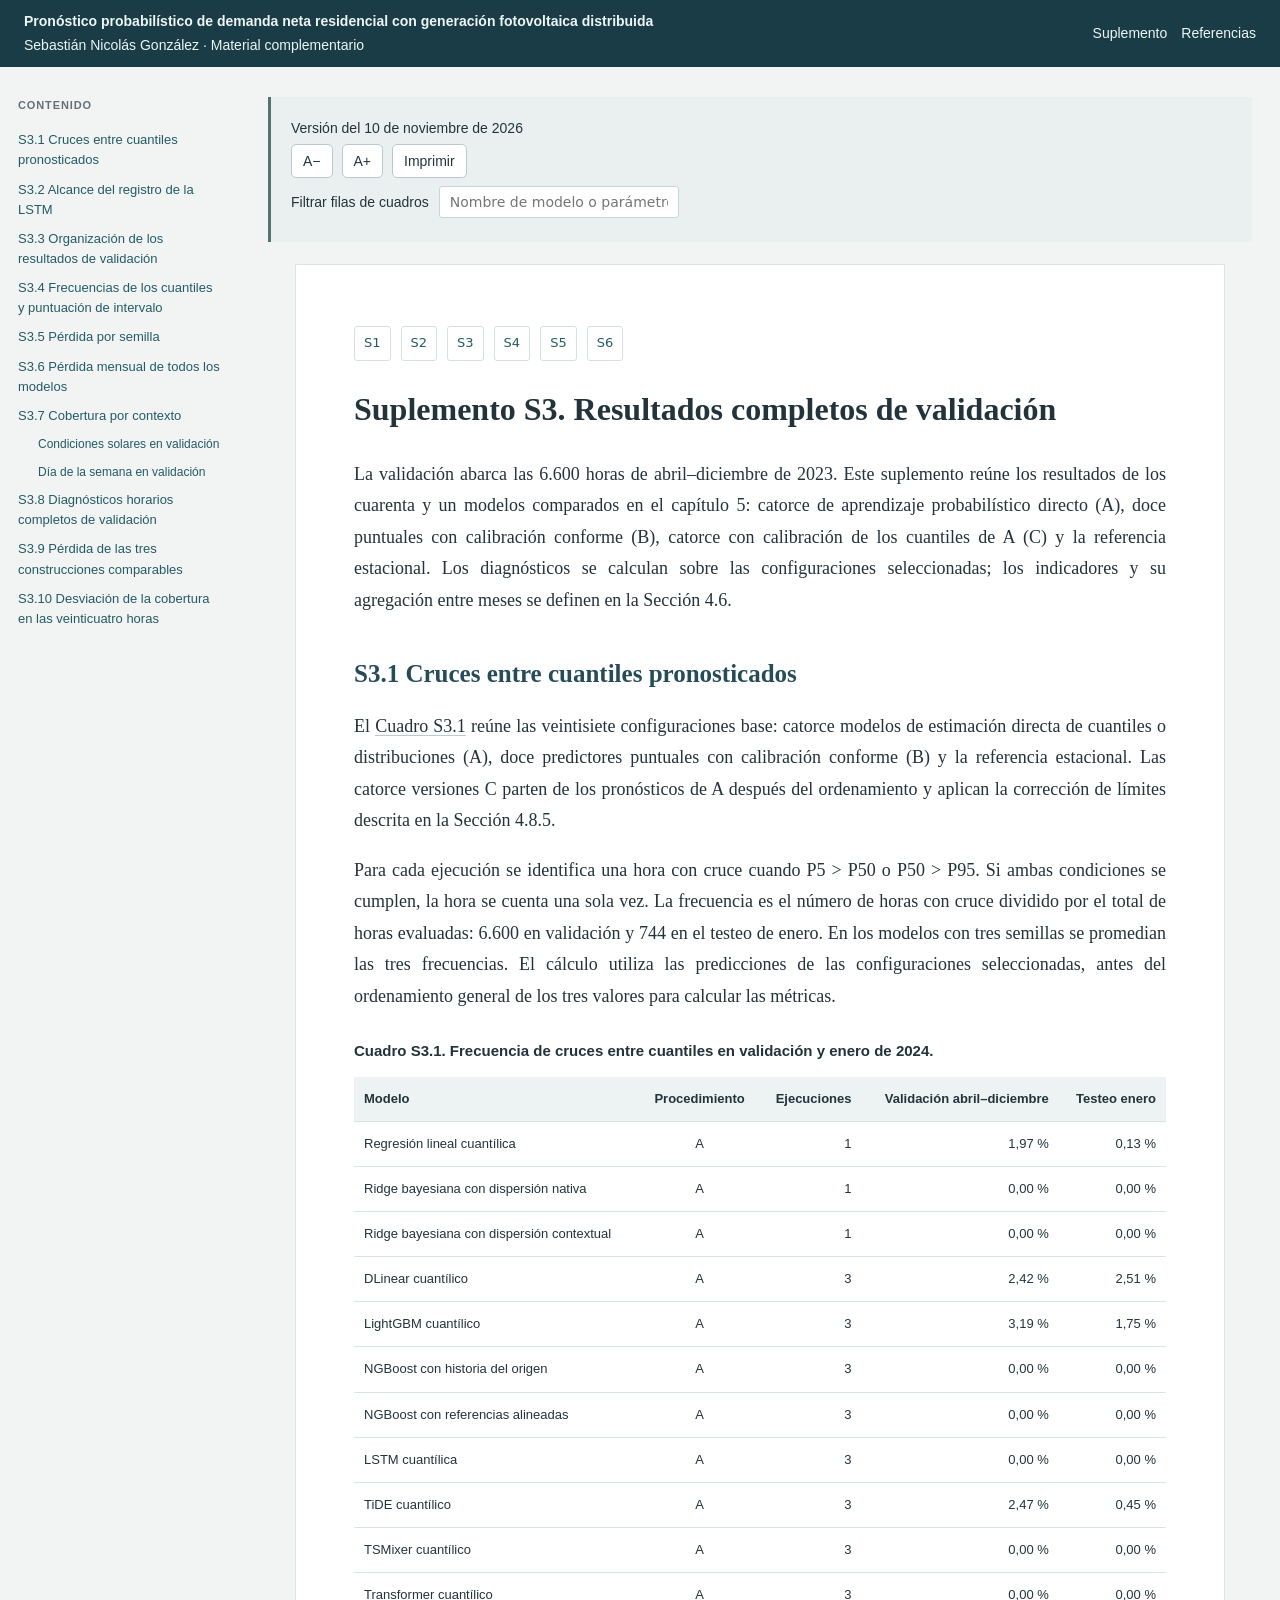
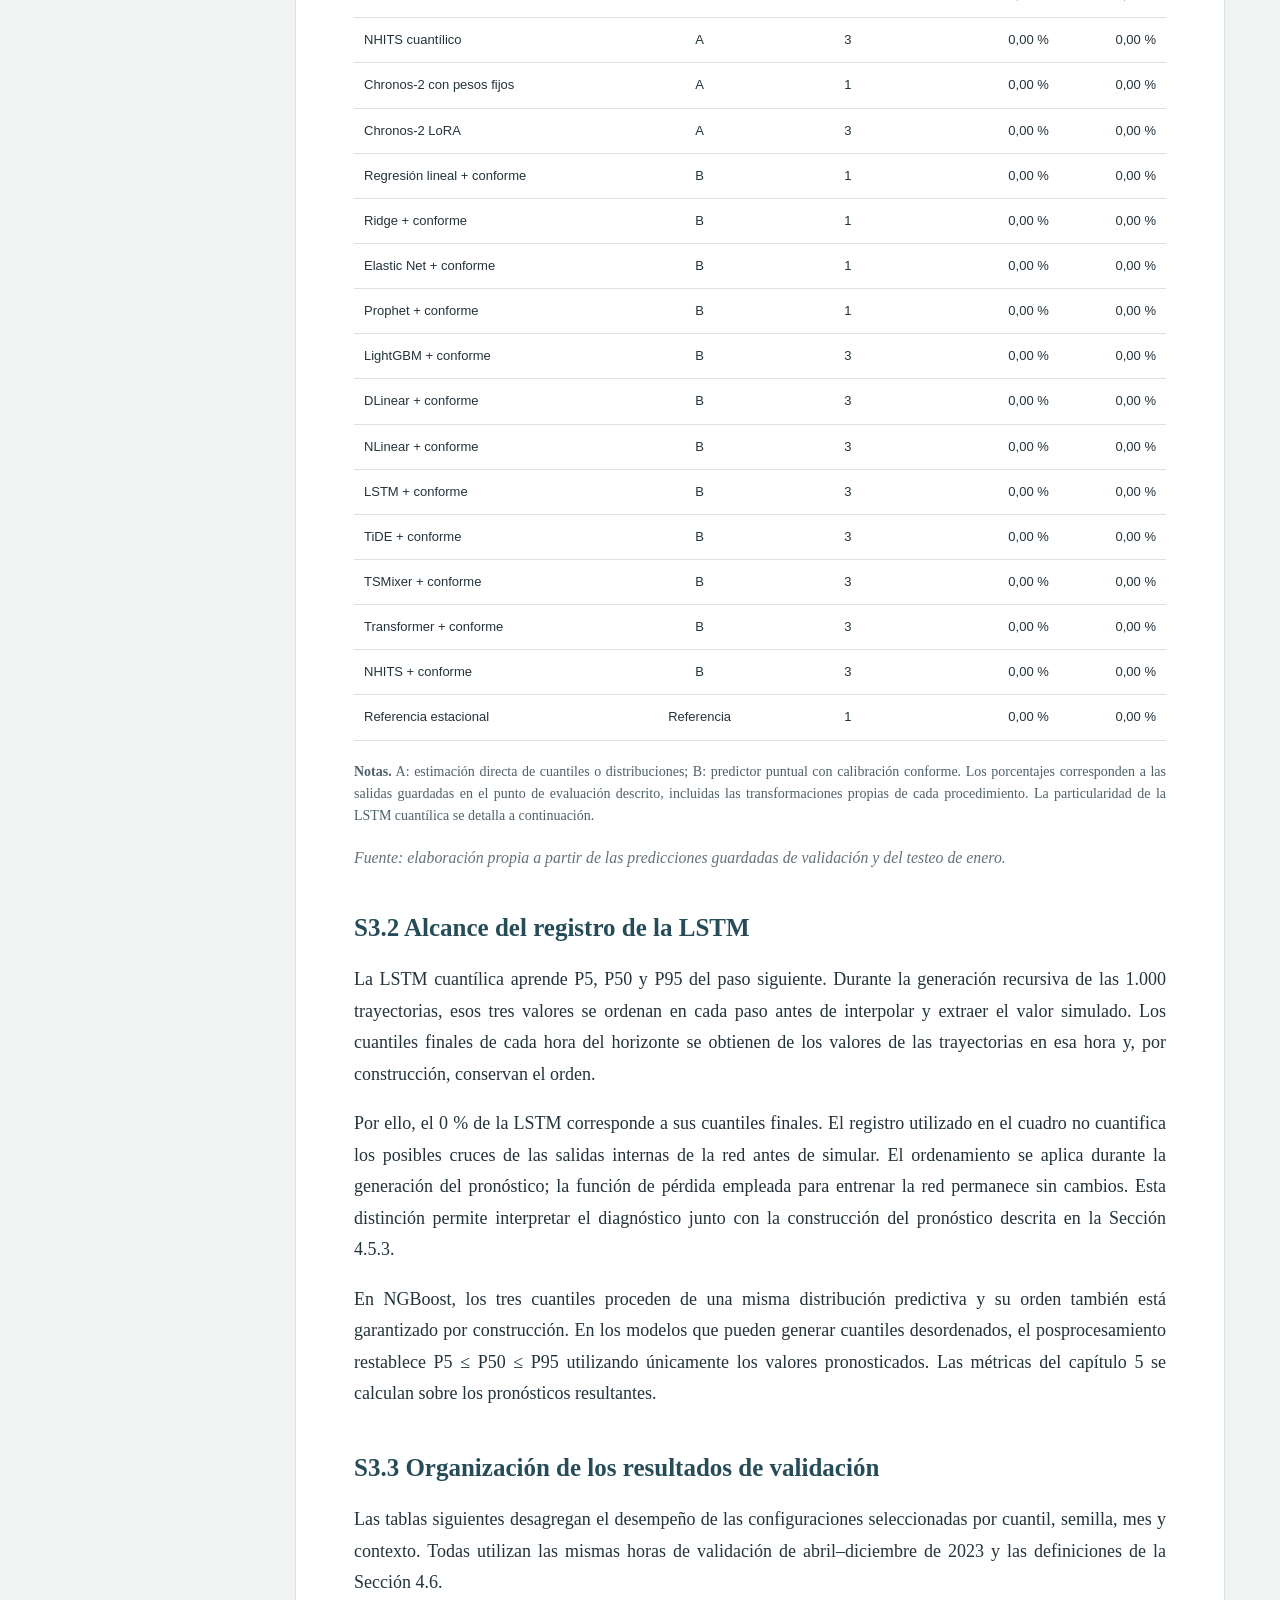
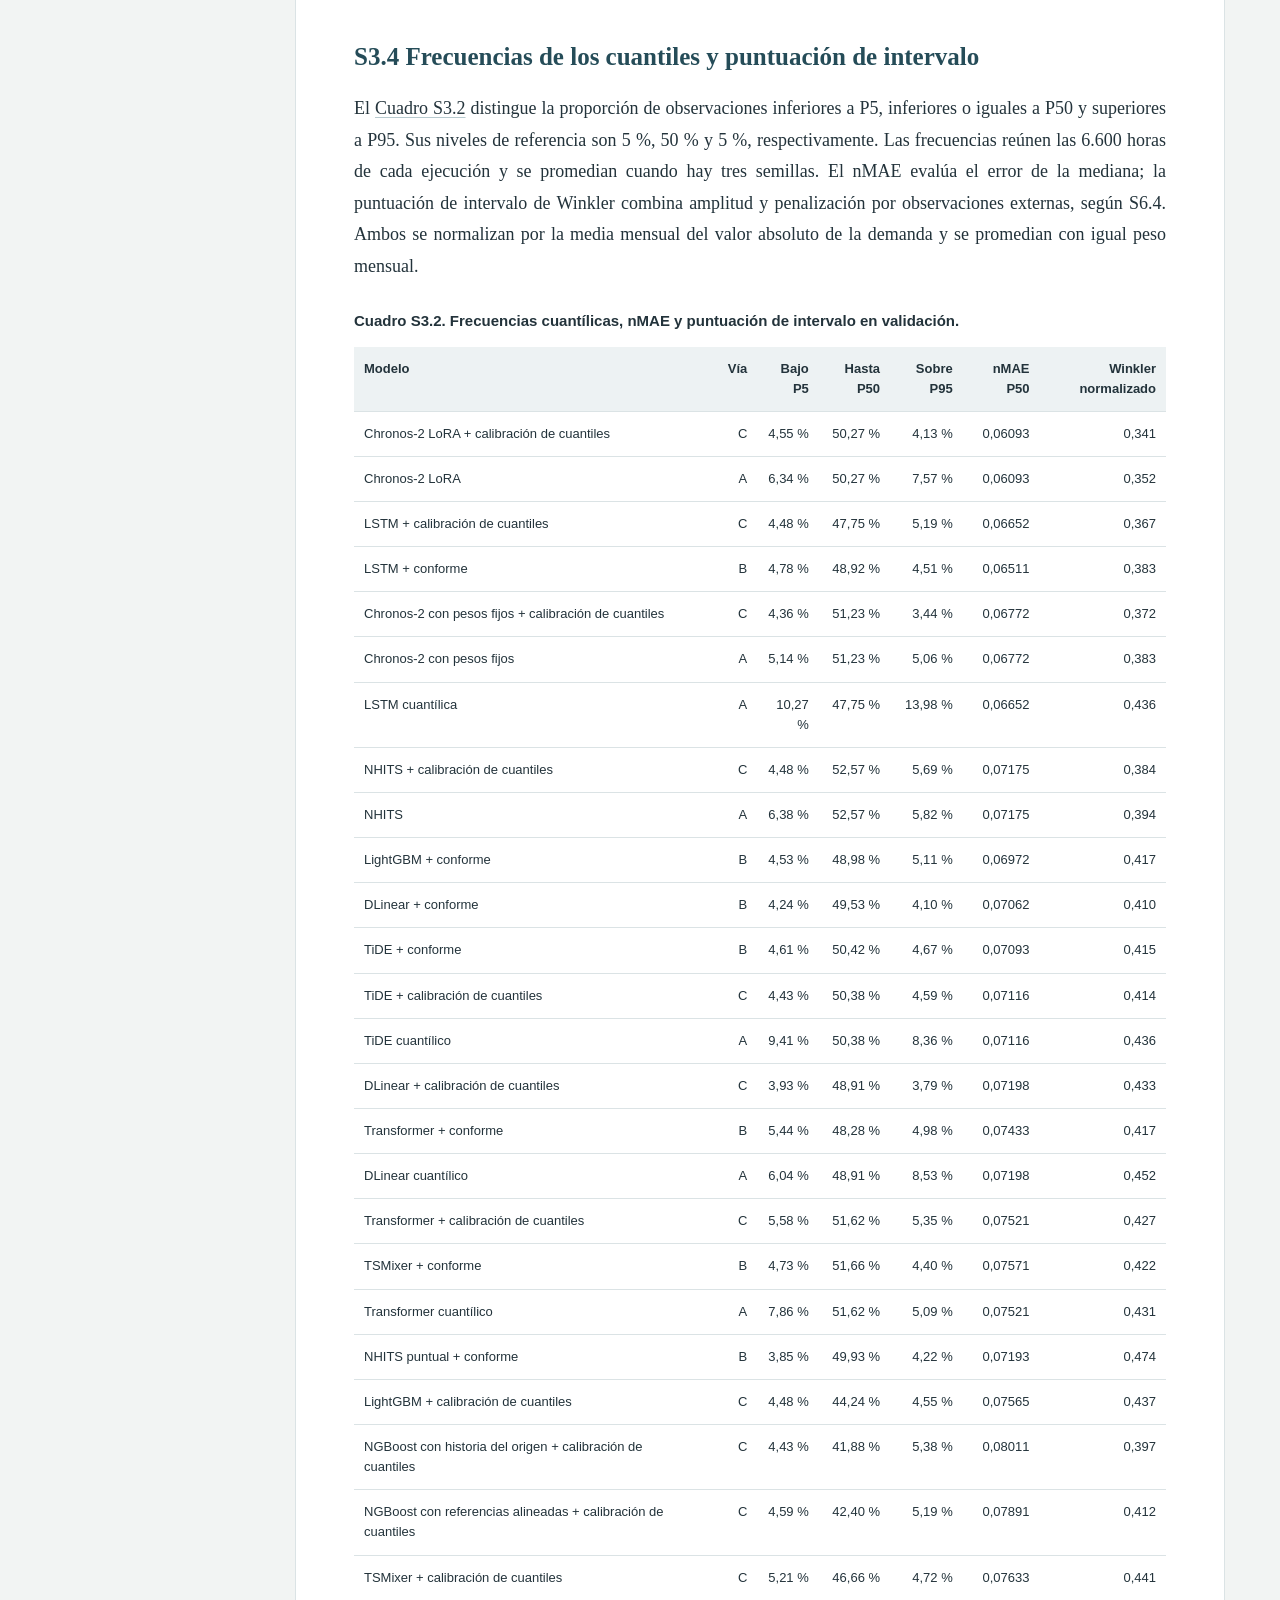
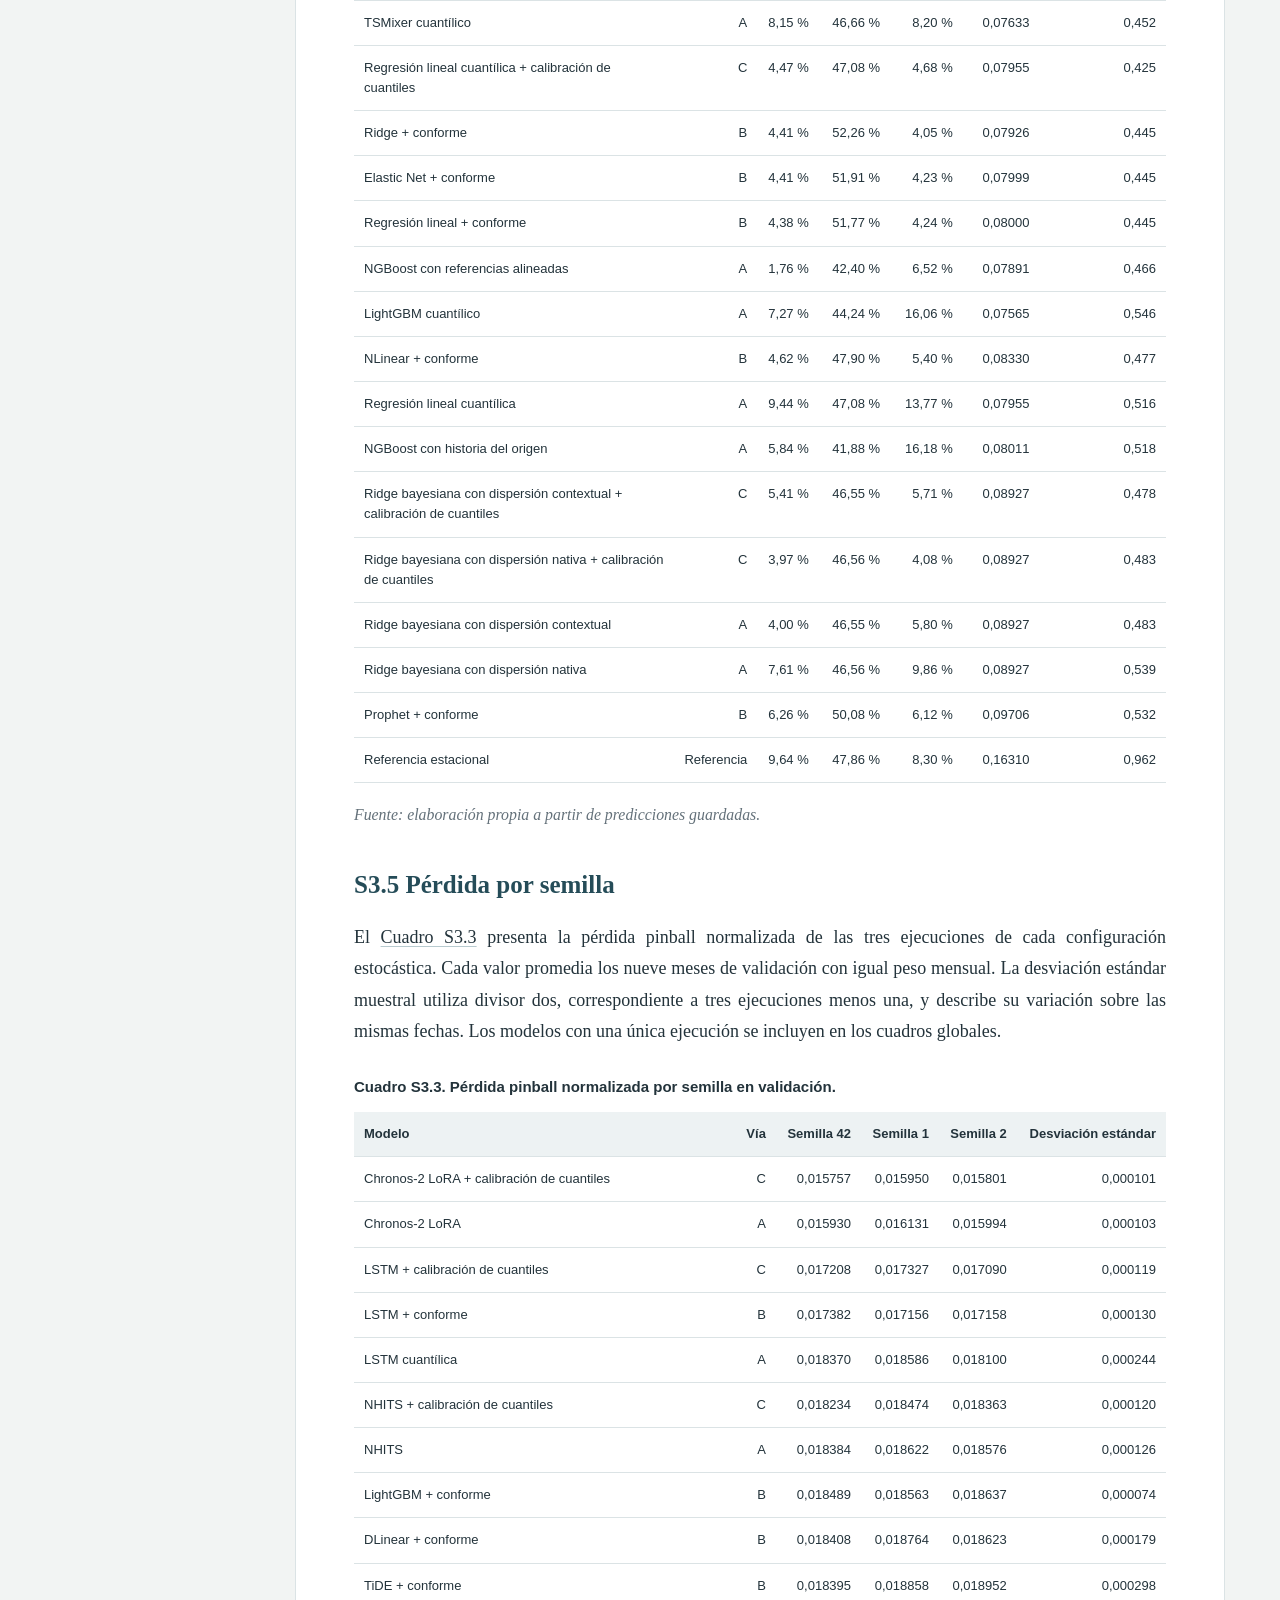
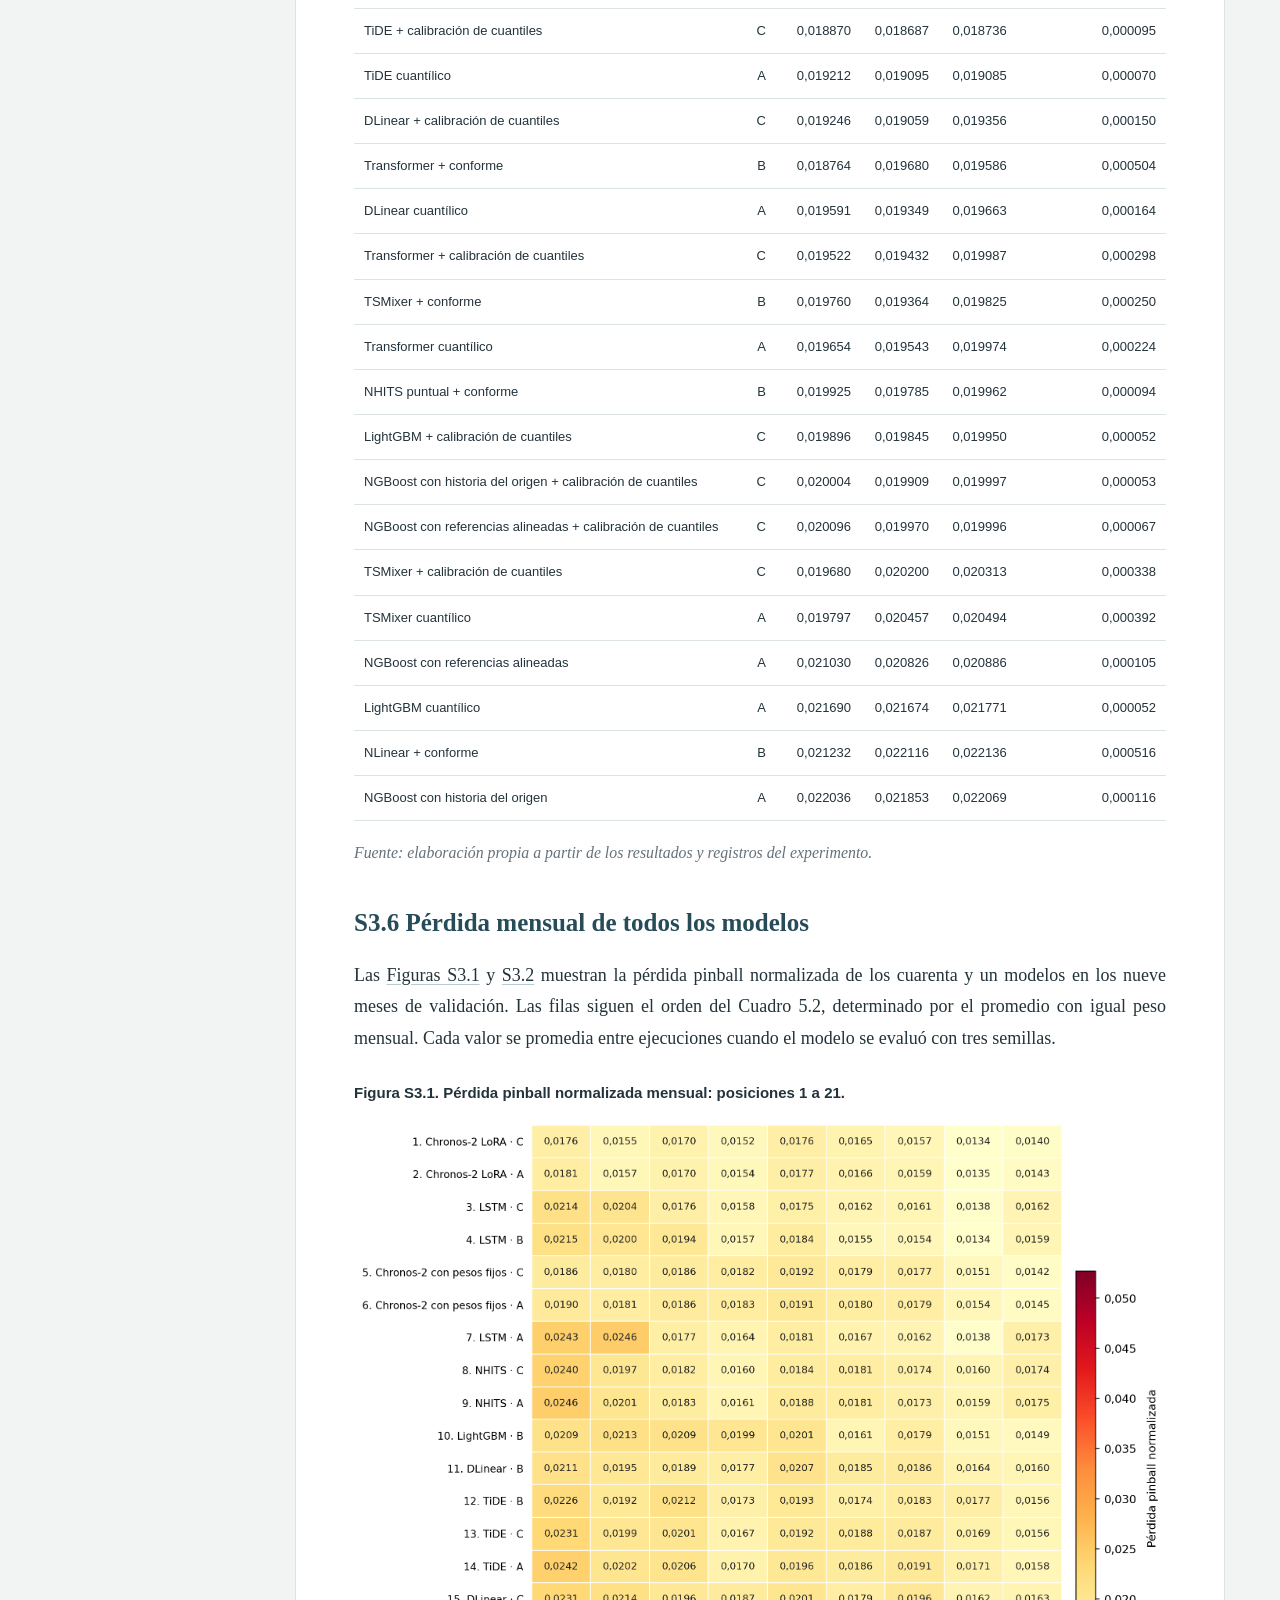
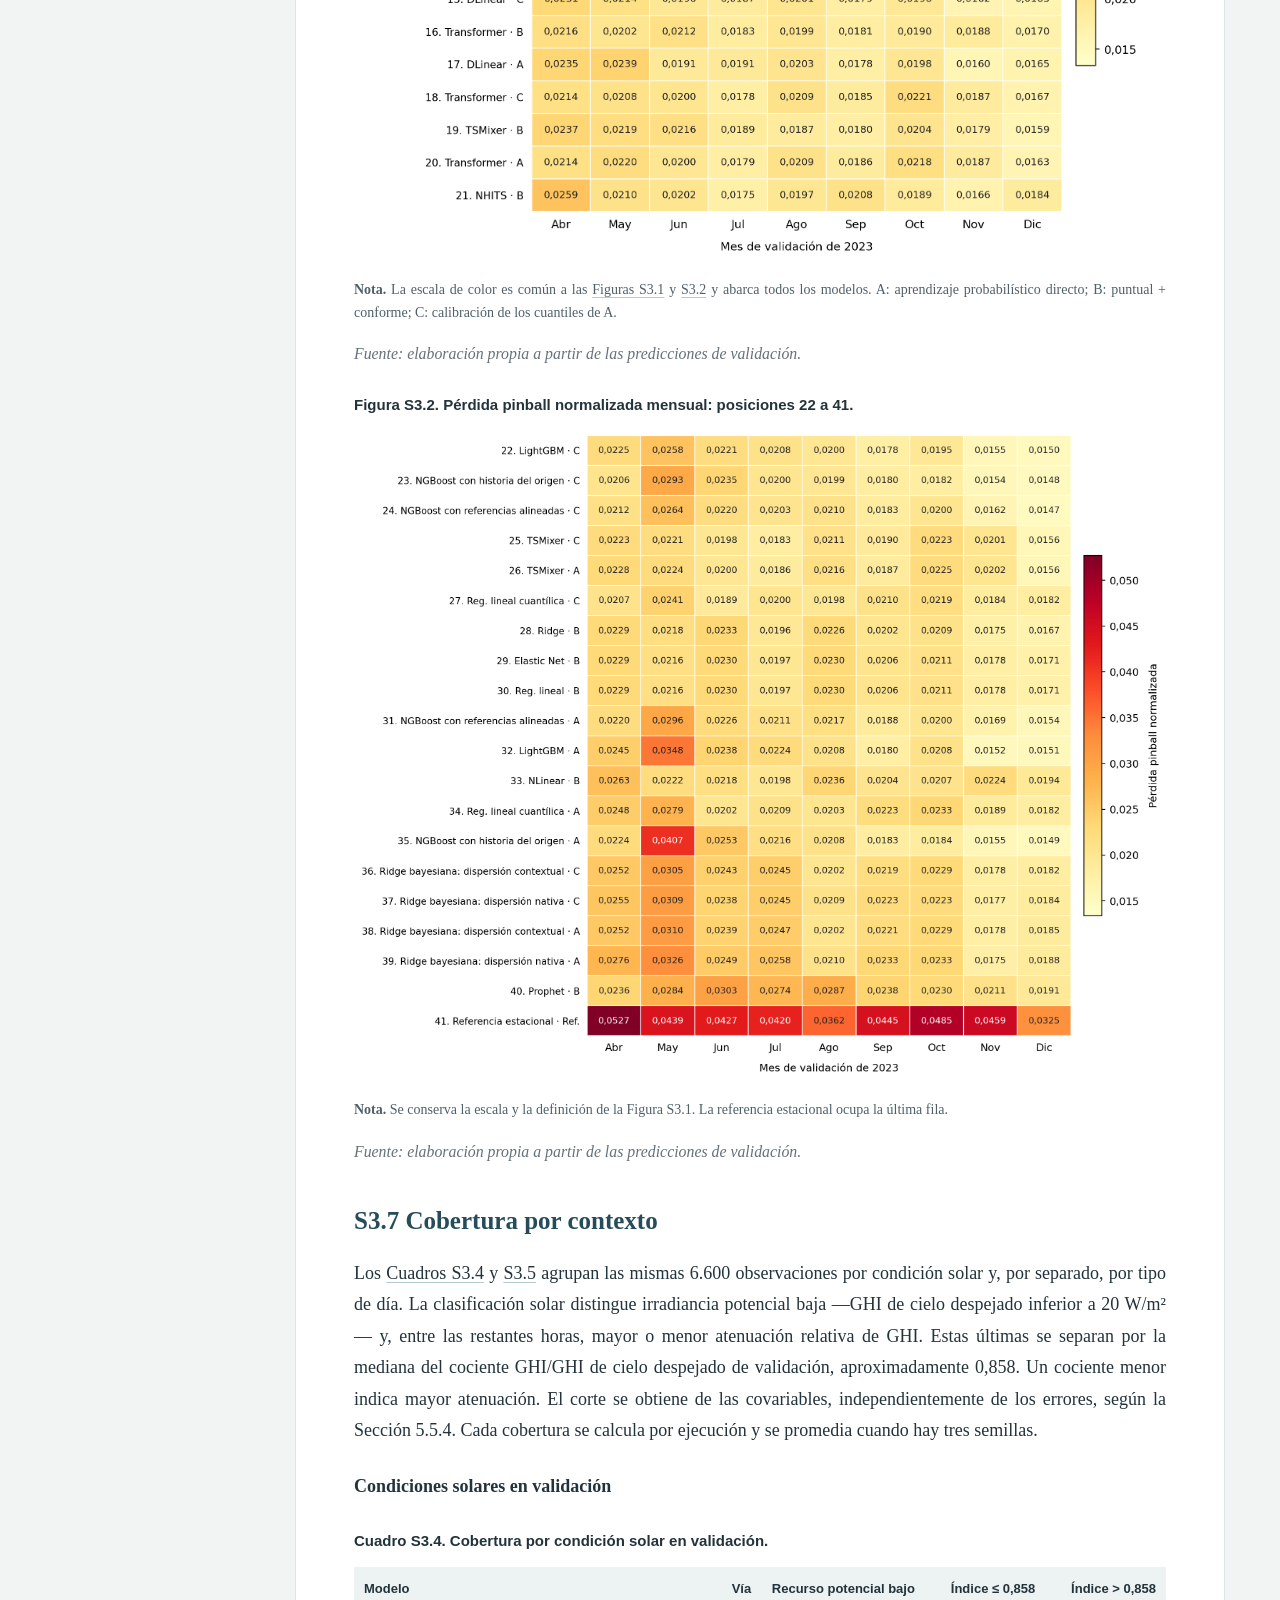
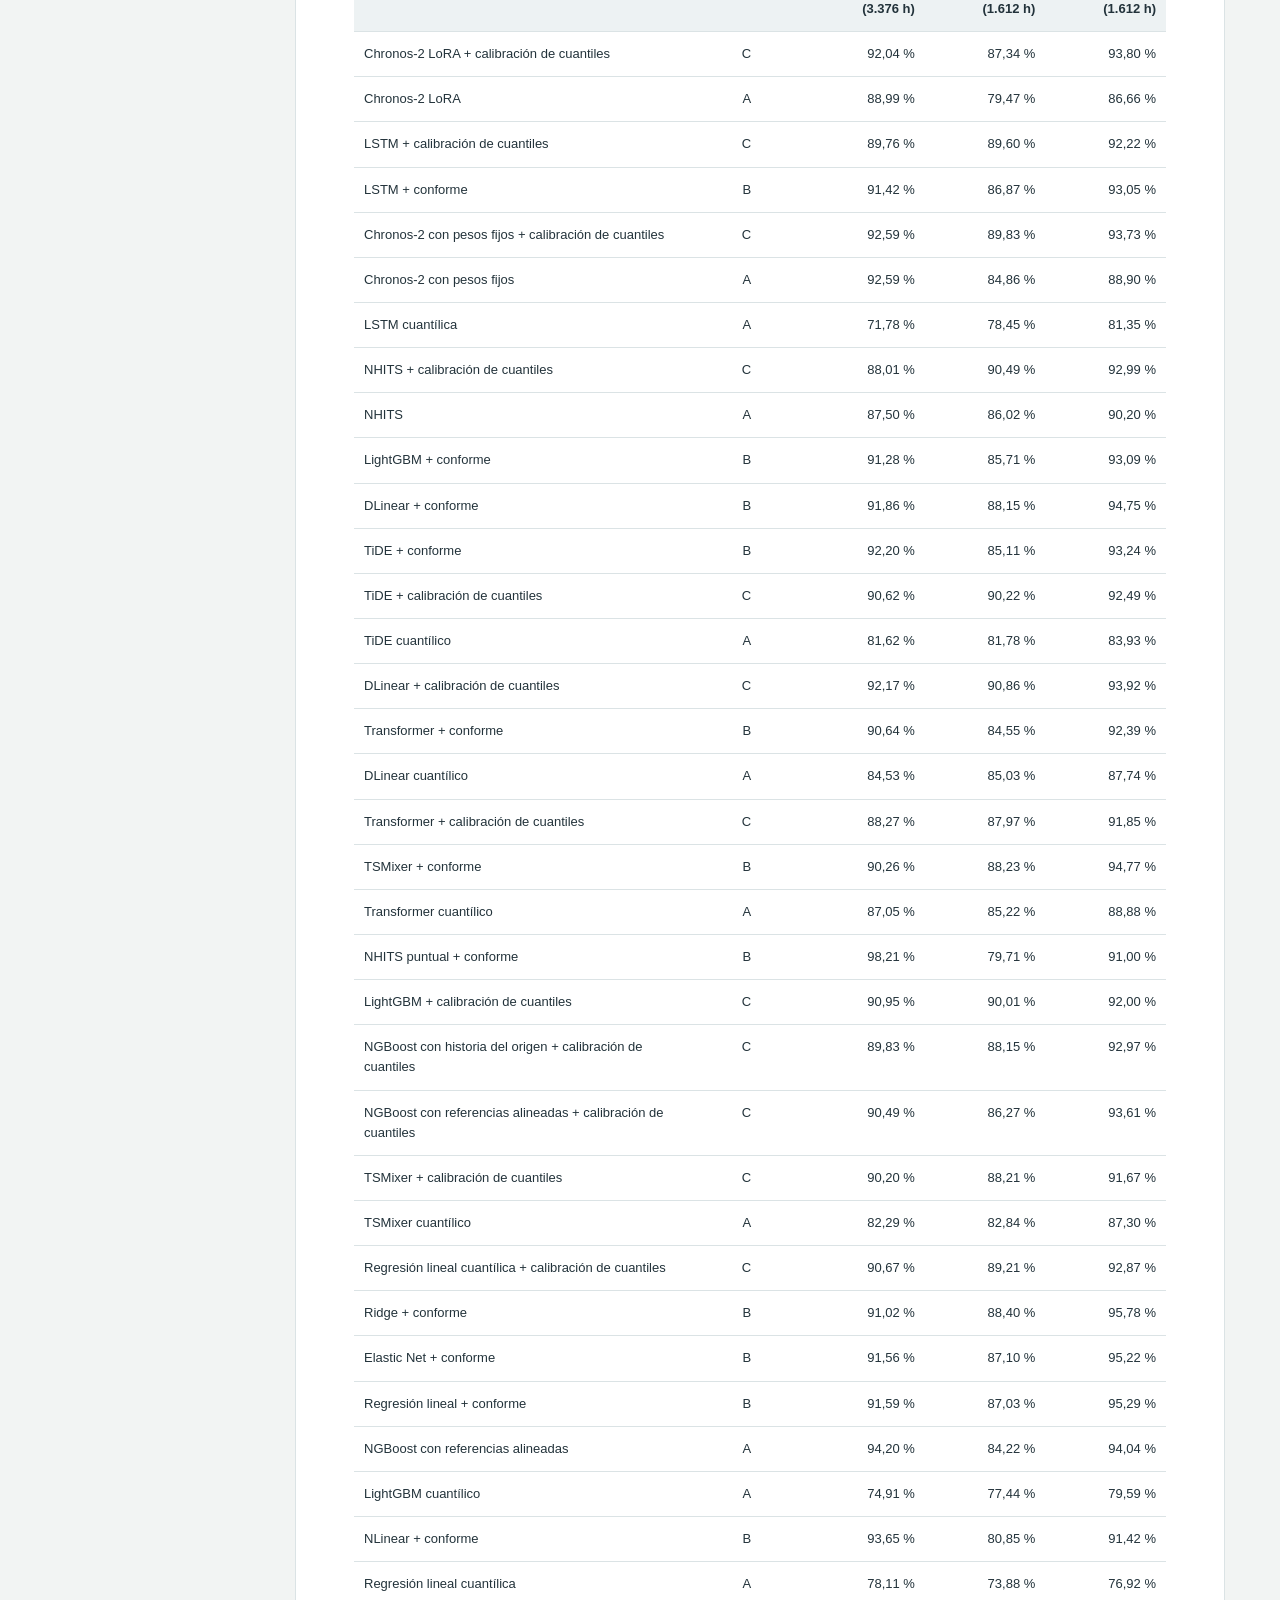
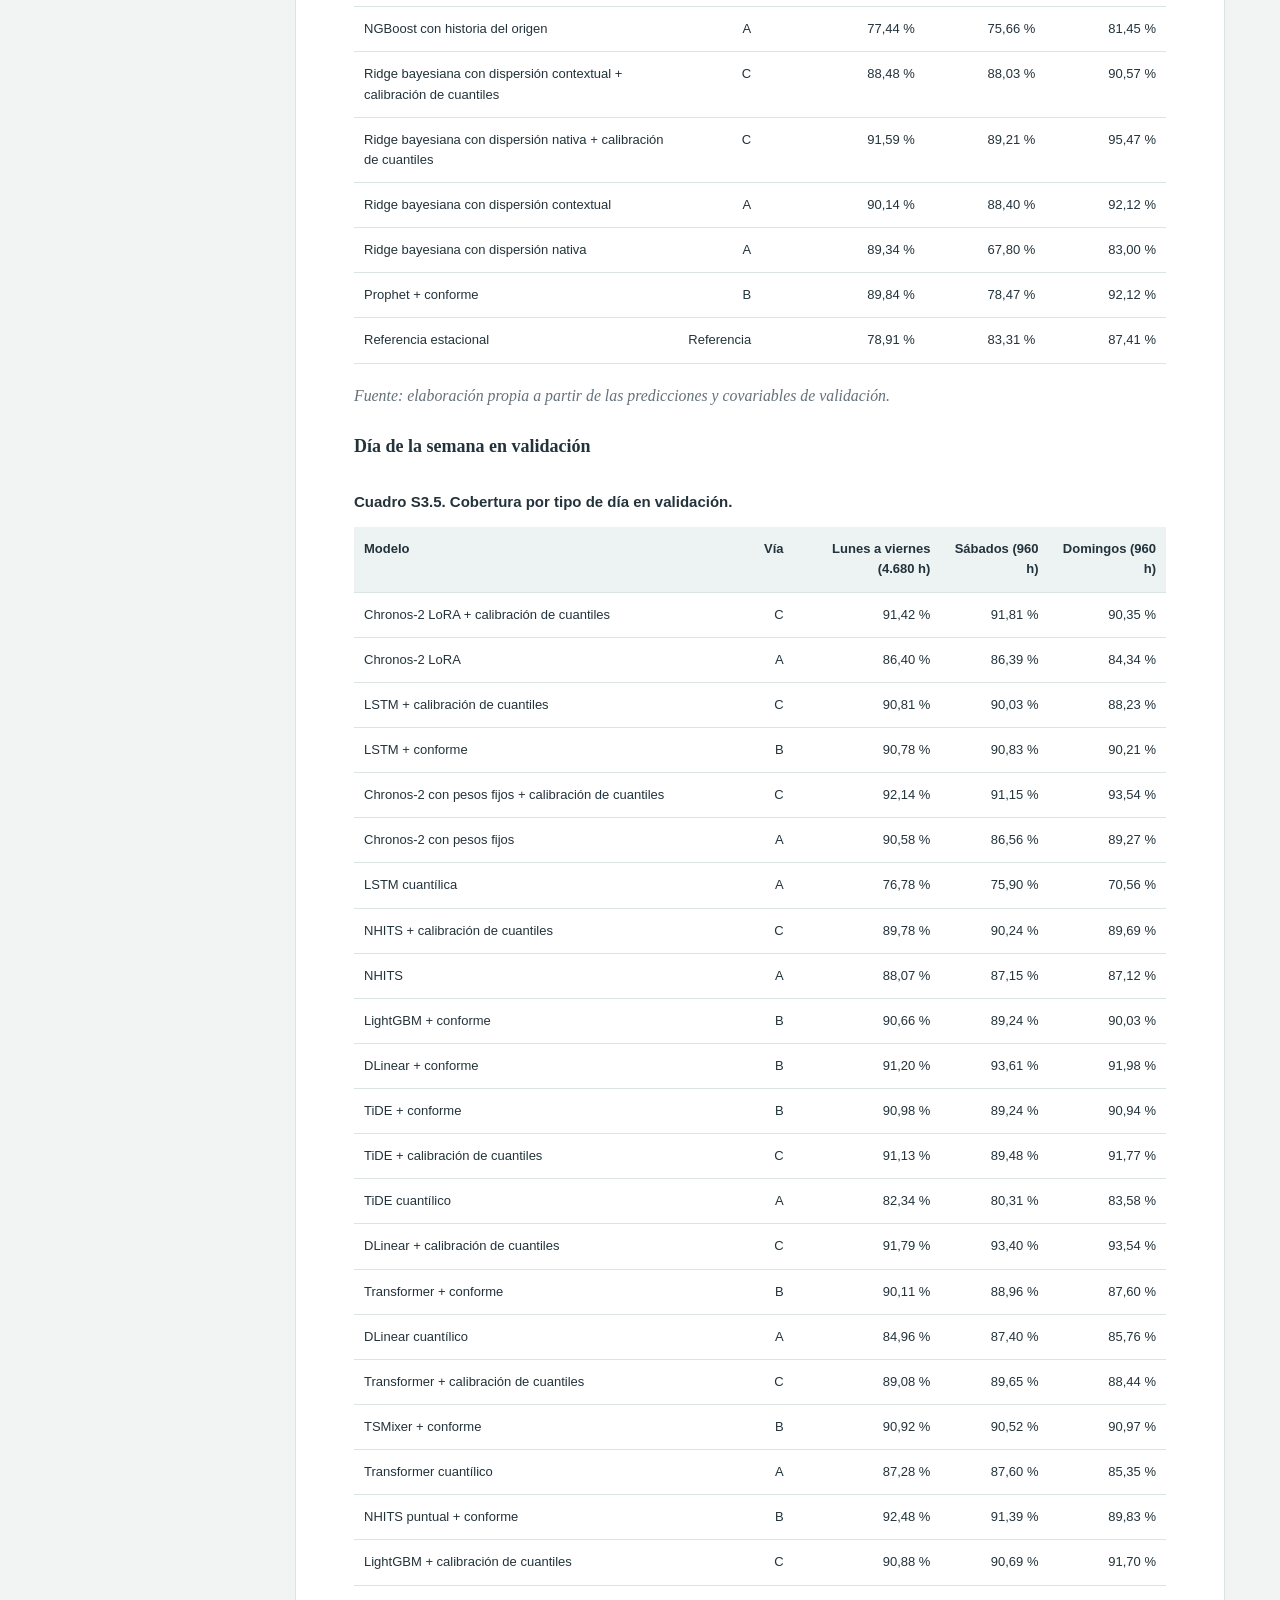
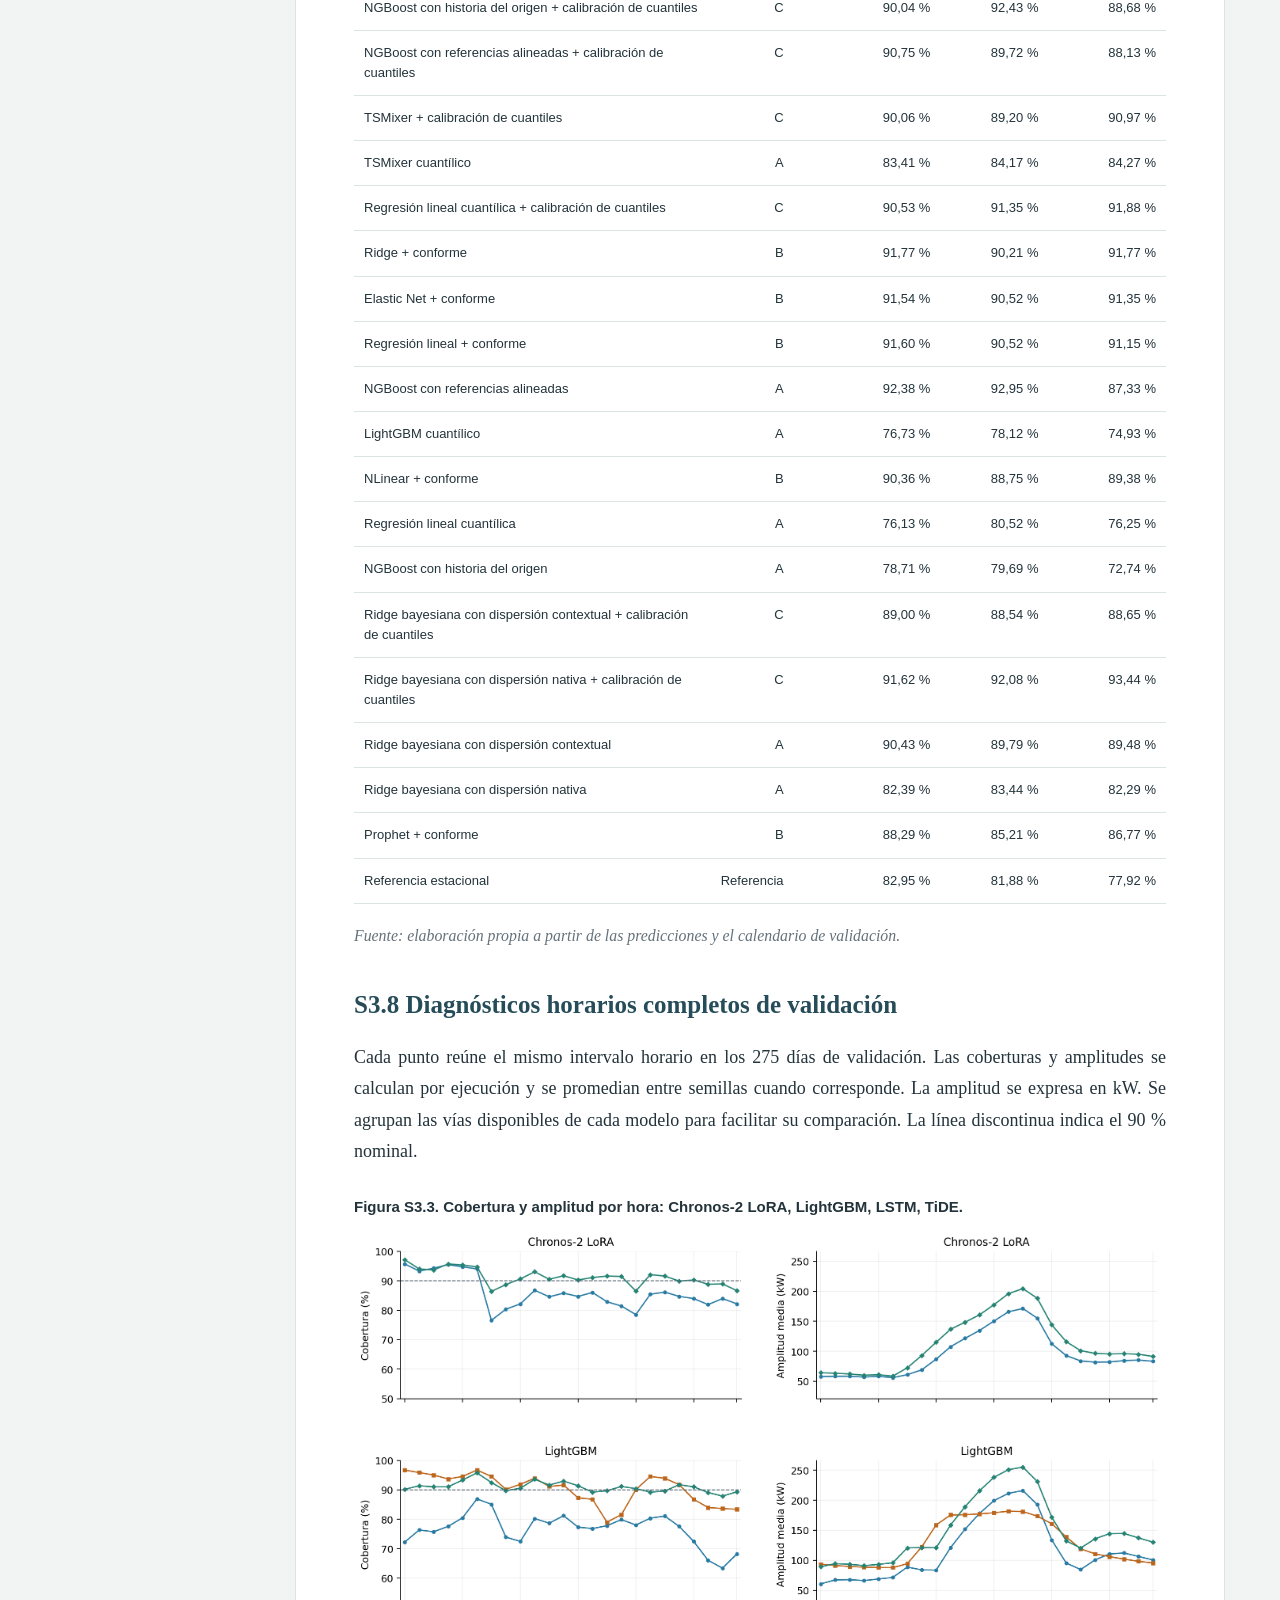
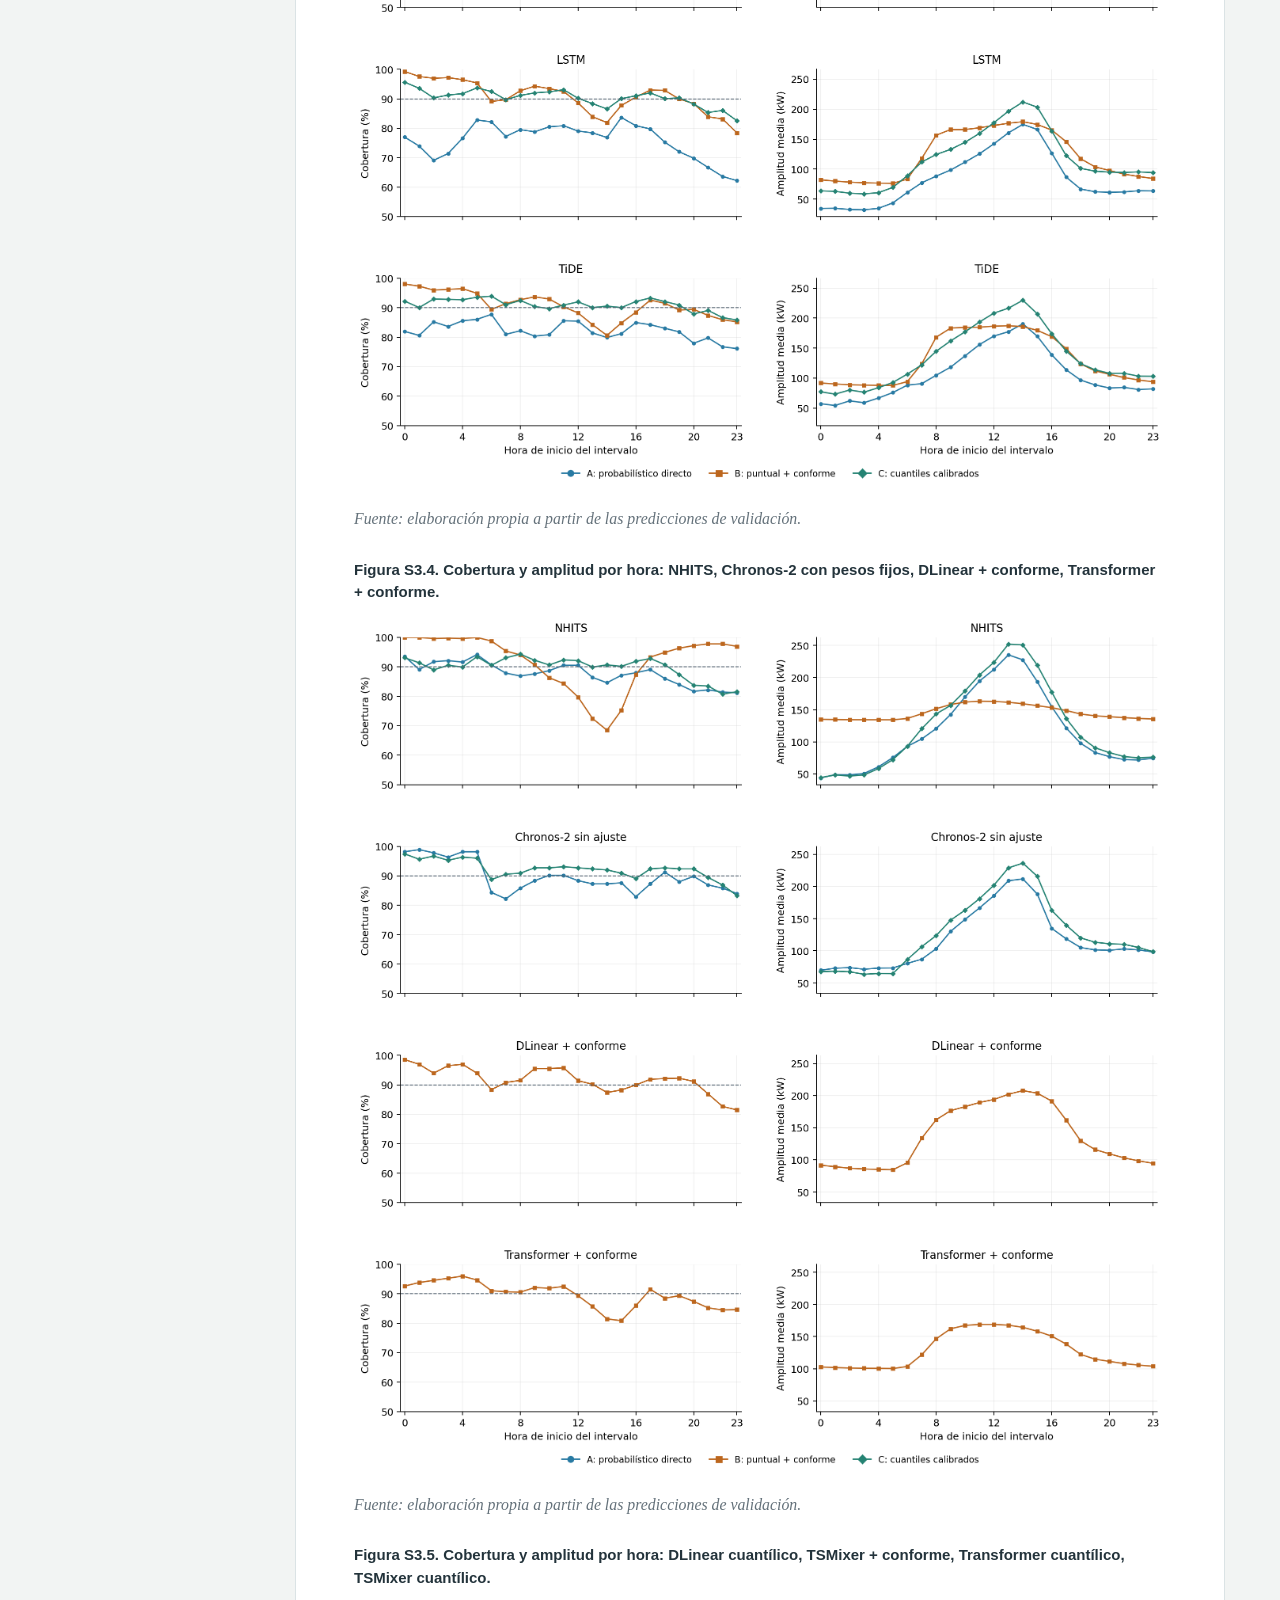
<file: docs/s3.html>
<!doctype html><html lang="es"><head><meta charset="utf-8"><meta name="viewport" content="width=device-width,initial-scale=1"><title>S3 · Validación completa</title><link rel="stylesheet" href="estilos.css"></head><body><header><a class="brand" href="index.html">Demanda neta · material complementario</a><a href="index.html">Suplemento</a><a href="referencias.html">Referencias</a></header><div class="layout"><nav class="toc" aria-label="Índice del documento"><strong>Contenido</strong><a class="level2" href="#sec-s3-1">S3.1 Cruces entre cuantiles pronosticados</a><a class="level2" href="#sec-s3-2">S3.2 Alcance del registro de la LSTM</a><a class="level2" href="#sec-s3-3">S3.3 Organización de los resultados de validación</a><a class="level2" href="#sec-s3-4">S3.4 Frecuencias de los cuantiles y puntuación de intervalo</a><a class="level2" href="#sec-s3-5">S3.5 Pérdida por semilla</a><a class="level2" href="#sec-s3-6">S3.6 Pérdida mensual de todos los modelos</a><a class="level2" href="#sec-s3-7">S3.7 Cobertura por contexto</a><a class="level4" href="#condiciones-solares-en-validacion">Condiciones solares en validación</a><a class="level4" href="#dia-de-la-semana-en-validacion">Día de la semana en validación</a><a class="level2" href="#sec-s3-8">S3.8 Diagnósticos horarios completos de validación</a><a class="level2" href="#sec-s3-9">S3.9 Pérdida de las tres construcciones comparables</a><a class="level2" href="#sec-s3-10">S3.10 Desviación de la cobertura en las veinticuatro horas</a></nav><main class="reading"><div class="review-note"><p>Versión del 10 de noviembre de 2026</p><div class="toolbar"><button data-font="-1">A−</button><button data-font="1">A+</button><button onclick="window.print()">Imprimir</button></div><label class="table-filter">Filtrar filas de cuadros <input data-filter-tables placeholder="Nombre de modelo o parámetro" aria-label="Filtrar filas de los cuadros"></label></div><article class="paper"><nav class="doc-nav"><a href="s1.html">S1</a><a href="s2.html">S2</a><a href="s3.html">S3</a><a href="s4.html">S4</a><a href="s5.html">S5</a><a href="s6.html">S6</a></nav><div><h1 id="suplemento-s3-resultados-completos-de-validacion">Suplemento S3. Resultados completos de validación</h1>
<p>La validación abarca las 6.600 horas de abril–diciembre de 2023. Este suplemento reúne los resultados de los cuarenta y un modelos comparados en el capítulo 5: catorce de aprendizaje probabilístico directo (A), doce puntuales con calibración conforme (B), catorce con calibración de los cuantiles de A (C) y la referencia estacional. Los diagnósticos se calculan sobre las configuraciones seleccionadas; los indicadores y su agregación entre meses se definen en la Sección 4.6.</p>
<h2 id="sec-s3-1">S3.1 Cruces entre cuantiles pronosticados</h2>
<p>El <a href="s3.html#cuadro-s3-1" class="crossref">Cuadro S3.1</a> reúne las veintisiete configuraciones base: catorce modelos de estimación directa de cuantiles o distribuciones (A), doce predictores puntuales con calibración conforme (B) y la referencia estacional. Las catorce versiones C parten de los pronósticos de A después del ordenamiento y aplican la corrección de límites descrita en la Sección 4.8.5.</p>
<p>Para cada ejecución se identifica una hora con cruce cuando P5 &gt; P50 o P50 &gt; P95. Si ambas condiciones se cumplen, la hora se cuenta una sola vez. La frecuencia es el número de horas con cruce dividido por el total de horas evaluadas: 6.600 en validación y 744 en el testeo de enero. En los modelos con tres semillas se promedian las tres frecuencias. El cálculo utiliza las predicciones de las configuraciones seleccionadas, antes del ordenamiento general de los tres valores para calcular las métricas.</p>
<p class="caption" id="cuadro-s3-1"><strong>Cuadro S3.1. Frecuencia de cruces entre cuantiles en validación y enero de 2024.</strong></p>
<div class="table-scroll"><table>
<thead>
<tr>
  <th>Modelo</th>
  <th style="text-align:center">Procedimiento</th>
  <th style="text-align:right">Ejecuciones</th>
  <th style="text-align:right">Validación abril–diciembre</th>
  <th style="text-align:right">Testeo enero</th>
</tr>
</thead>
<tbody>
<tr>
  <td>Regresión lineal cuantílica</td>
  <td style="text-align:center">A</td>
  <td style="text-align:right">1</td>
  <td style="text-align:right">1,97 %</td>
  <td style="text-align:right">0,13 %</td>
</tr>
<tr>
  <td>Ridge bayesiana con dispersión nativa</td>
  <td style="text-align:center">A</td>
  <td style="text-align:right">1</td>
  <td style="text-align:right">0,00 %</td>
  <td style="text-align:right">0,00 %</td>
</tr>
<tr>
  <td>Ridge bayesiana con dispersión contextual</td>
  <td style="text-align:center">A</td>
  <td style="text-align:right">1</td>
  <td style="text-align:right">0,00 %</td>
  <td style="text-align:right">0,00 %</td>
</tr>
<tr>
  <td>DLinear cuantílico</td>
  <td style="text-align:center">A</td>
  <td style="text-align:right">3</td>
  <td style="text-align:right">2,42 %</td>
  <td style="text-align:right">2,51 %</td>
</tr>
<tr>
  <td>LightGBM cuantílico</td>
  <td style="text-align:center">A</td>
  <td style="text-align:right">3</td>
  <td style="text-align:right">3,19 %</td>
  <td style="text-align:right">1,75 %</td>
</tr>
<tr>
  <td>NGBoost con historia del origen</td>
  <td style="text-align:center">A</td>
  <td style="text-align:right">3</td>
  <td style="text-align:right">0,00 %</td>
  <td style="text-align:right">0,00 %</td>
</tr>
<tr>
  <td>NGBoost con referencias alineadas</td>
  <td style="text-align:center">A</td>
  <td style="text-align:right">3</td>
  <td style="text-align:right">0,00 %</td>
  <td style="text-align:right">0,00 %</td>
</tr>
<tr>
  <td>LSTM cuantílica</td>
  <td style="text-align:center">A</td>
  <td style="text-align:right">3</td>
  <td style="text-align:right">0,00 %</td>
  <td style="text-align:right">0,00 %</td>
</tr>
<tr>
  <td>TiDE cuantílico</td>
  <td style="text-align:center">A</td>
  <td style="text-align:right">3</td>
  <td style="text-align:right">2,47 %</td>
  <td style="text-align:right">0,45 %</td>
</tr>
<tr>
  <td>TSMixer cuantílico</td>
  <td style="text-align:center">A</td>
  <td style="text-align:right">3</td>
  <td style="text-align:right">0,00 %</td>
  <td style="text-align:right">0,00 %</td>
</tr>
<tr>
  <td>Transformer cuantílico</td>
  <td style="text-align:center">A</td>
  <td style="text-align:right">3</td>
  <td style="text-align:right">0,00 %</td>
  <td style="text-align:right">0,00 %</td>
</tr>
<tr>
  <td>NHITS cuantílico</td>
  <td style="text-align:center">A</td>
  <td style="text-align:right">3</td>
  <td style="text-align:right">0,00 %</td>
  <td style="text-align:right">0,00 %</td>
</tr>
<tr>
  <td>Chronos-2 con pesos fijos</td>
  <td style="text-align:center">A</td>
  <td style="text-align:right">1</td>
  <td style="text-align:right">0,00 %</td>
  <td style="text-align:right">0,00 %</td>
</tr>
<tr>
  <td>Chronos-2 LoRA</td>
  <td style="text-align:center">A</td>
  <td style="text-align:right">3</td>
  <td style="text-align:right">0,00 %</td>
  <td style="text-align:right">0,00 %</td>
</tr>
<tr>
  <td>Regresión lineal + conforme</td>
  <td style="text-align:center">B</td>
  <td style="text-align:right">1</td>
  <td style="text-align:right">0,00 %</td>
  <td style="text-align:right">0,00 %</td>
</tr>
<tr>
  <td>Ridge + conforme</td>
  <td style="text-align:center">B</td>
  <td style="text-align:right">1</td>
  <td style="text-align:right">0,00 %</td>
  <td style="text-align:right">0,00 %</td>
</tr>
<tr>
  <td>Elastic Net + conforme</td>
  <td style="text-align:center">B</td>
  <td style="text-align:right">1</td>
  <td style="text-align:right">0,00 %</td>
  <td style="text-align:right">0,00 %</td>
</tr>
<tr>
  <td>Prophet + conforme</td>
  <td style="text-align:center">B</td>
  <td style="text-align:right">1</td>
  <td style="text-align:right">0,00 %</td>
  <td style="text-align:right">0,00 %</td>
</tr>
<tr>
  <td>LightGBM + conforme</td>
  <td style="text-align:center">B</td>
  <td style="text-align:right">3</td>
  <td style="text-align:right">0,00 %</td>
  <td style="text-align:right">0,00 %</td>
</tr>
<tr>
  <td>DLinear + conforme</td>
  <td style="text-align:center">B</td>
  <td style="text-align:right">3</td>
  <td style="text-align:right">0,00 %</td>
  <td style="text-align:right">0,00 %</td>
</tr>
<tr>
  <td>NLinear + conforme</td>
  <td style="text-align:center">B</td>
  <td style="text-align:right">3</td>
  <td style="text-align:right">0,00 %</td>
  <td style="text-align:right">0,00 %</td>
</tr>
<tr>
  <td>LSTM + conforme</td>
  <td style="text-align:center">B</td>
  <td style="text-align:right">3</td>
  <td style="text-align:right">0,00 %</td>
  <td style="text-align:right">0,00 %</td>
</tr>
<tr>
  <td>TiDE + conforme</td>
  <td style="text-align:center">B</td>
  <td style="text-align:right">3</td>
  <td style="text-align:right">0,00 %</td>
  <td style="text-align:right">0,00 %</td>
</tr>
<tr>
  <td>TSMixer + conforme</td>
  <td style="text-align:center">B</td>
  <td style="text-align:right">3</td>
  <td style="text-align:right">0,00 %</td>
  <td style="text-align:right">0,00 %</td>
</tr>
<tr>
  <td>Transformer + conforme</td>
  <td style="text-align:center">B</td>
  <td style="text-align:right">3</td>
  <td style="text-align:right">0,00 %</td>
  <td style="text-align:right">0,00 %</td>
</tr>
<tr>
  <td>NHITS + conforme</td>
  <td style="text-align:center">B</td>
  <td style="text-align:right">3</td>
  <td style="text-align:right">0,00 %</td>
  <td style="text-align:right">0,00 %</td>
</tr>
<tr>
  <td>Referencia estacional</td>
  <td style="text-align:center">Referencia</td>
  <td style="text-align:right">1</td>
  <td style="text-align:right">0,00 %</td>
  <td style="text-align:right">0,00 %</td>
</tr>
</tbody>
</table>
</div><p class="note"><strong>Notas.</strong> A: estimación directa de cuantiles o distribuciones; B: predictor puntual con calibración conforme. Los porcentajes corresponden a las salidas guardadas en el punto de evaluación descrito, incluidas las transformaciones propias de cada procedimiento. La particularidad de la LSTM cuantílica se detalla a continuación.</p>
<p class="source"><em>Fuente: elaboración propia a partir de las predicciones guardadas de validación y del testeo de enero.</em></p>
<h2 id="sec-s3-2">S3.2 Alcance del registro de la LSTM</h2>
<p>La LSTM cuantílica aprende P5, P50 y P95 del paso siguiente. Durante la generación recursiva de las 1.000 trayectorias, esos tres valores se ordenan en cada paso antes de interpolar y extraer el valor simulado. Los cuantiles finales de cada hora del horizonte se obtienen de los valores de las trayectorias en esa hora y, por construcción, conservan el orden.</p>
<p>Por ello, el 0 % de la LSTM corresponde a sus cuantiles finales. El registro utilizado en el cuadro no cuantifica los posibles cruces de las salidas internas de la red antes de simular. El ordenamiento se aplica durante la generación del pronóstico; la función de pérdida empleada para entrenar la red permanece sin cambios. Esta distinción permite interpretar el diagnóstico junto con la construcción del pronóstico descrita en la Sección 4.5.3.</p>
<p>En NGBoost, los tres cuantiles proceden de una misma distribución predictiva y su orden también está garantizado por construcción. En los modelos que pueden generar cuantiles desordenados, el posprocesamiento restablece P5 ≤ P50 ≤ P95 utilizando únicamente los valores pronosticados. Las métricas del capítulo 5 se calculan sobre los pronósticos resultantes.</p>
<h2 id="sec-s3-3">S3.3 Organización de los resultados de validación</h2>
<p>Las tablas siguientes desagregan el desempeño de las configuraciones seleccionadas por cuantil, semilla, mes y contexto. Todas utilizan las mismas horas de validación de abril–diciembre de 2023 y las definiciones de la Sección 4.6.</p>
<h2 id="sec-s3-4">S3.4 Frecuencias de los cuantiles y puntuación de intervalo</h2>
<p>El <a href="s3.html#cuadro-s3-2" class="crossref">Cuadro S3.2</a> distingue la proporción de observaciones inferiores a P5, inferiores o iguales a P50 y superiores a P95. Sus niveles de referencia son 5 %, 50 % y 5 %, respectivamente. Las frecuencias reúnen las 6.600 horas de cada ejecución y se promedian cuando hay tres semillas. El nMAE evalúa el error de la mediana; la puntuación de intervalo de Winkler combina amplitud y penalización por observaciones externas, según S6.4. Ambos se normalizan por la media mensual del valor absoluto de la demanda y se promedian con igual peso mensual.</p>
<p class="caption" id="cuadro-s3-2"><strong>Cuadro S3.2. Frecuencias cuantílicas, nMAE y puntuación de intervalo en validación.</strong></p>
<div class="table-scroll"><table>
<thead>
<tr>
  <th>Modelo</th>
  <th style="text-align:right">Vía</th>
  <th style="text-align:right">Bajo P5</th>
  <th style="text-align:right">Hasta P50</th>
  <th style="text-align:right">Sobre P95</th>
  <th style="text-align:right">nMAE P50</th>
  <th style="text-align:right">Winkler normalizado</th>
</tr>
</thead>
<tbody>
<tr>
  <td>Chronos-2 LoRA + calibración de cuantiles</td>
  <td style="text-align:right">C</td>
  <td style="text-align:right">4,55 %</td>
  <td style="text-align:right">50,27 %</td>
  <td style="text-align:right">4,13 %</td>
  <td style="text-align:right">0,06093</td>
  <td style="text-align:right">0,341</td>
</tr>
<tr>
  <td>Chronos-2 LoRA</td>
  <td style="text-align:right">A</td>
  <td style="text-align:right">6,34 %</td>
  <td style="text-align:right">50,27 %</td>
  <td style="text-align:right">7,57 %</td>
  <td style="text-align:right">0,06093</td>
  <td style="text-align:right">0,352</td>
</tr>
<tr>
  <td>LSTM + calibración de cuantiles</td>
  <td style="text-align:right">C</td>
  <td style="text-align:right">4,48 %</td>
  <td style="text-align:right">47,75 %</td>
  <td style="text-align:right">5,19 %</td>
  <td style="text-align:right">0,06652</td>
  <td style="text-align:right">0,367</td>
</tr>
<tr>
  <td>LSTM + conforme</td>
  <td style="text-align:right">B</td>
  <td style="text-align:right">4,78 %</td>
  <td style="text-align:right">48,92 %</td>
  <td style="text-align:right">4,51 %</td>
  <td style="text-align:right">0,06511</td>
  <td style="text-align:right">0,383</td>
</tr>
<tr>
  <td>Chronos-2 con pesos fijos + calibración de cuantiles</td>
  <td style="text-align:right">C</td>
  <td style="text-align:right">4,36 %</td>
  <td style="text-align:right">51,23 %</td>
  <td style="text-align:right">3,44 %</td>
  <td style="text-align:right">0,06772</td>
  <td style="text-align:right">0,372</td>
</tr>
<tr>
  <td>Chronos-2 con pesos fijos</td>
  <td style="text-align:right">A</td>
  <td style="text-align:right">5,14 %</td>
  <td style="text-align:right">51,23 %</td>
  <td style="text-align:right">5,06 %</td>
  <td style="text-align:right">0,06772</td>
  <td style="text-align:right">0,383</td>
</tr>
<tr>
  <td>LSTM cuantílica</td>
  <td style="text-align:right">A</td>
  <td style="text-align:right">10,27 %</td>
  <td style="text-align:right">47,75 %</td>
  <td style="text-align:right">13,98 %</td>
  <td style="text-align:right">0,06652</td>
  <td style="text-align:right">0,436</td>
</tr>
<tr>
  <td>NHITS + calibración de cuantiles</td>
  <td style="text-align:right">C</td>
  <td style="text-align:right">4,48 %</td>
  <td style="text-align:right">52,57 %</td>
  <td style="text-align:right">5,69 %</td>
  <td style="text-align:right">0,07175</td>
  <td style="text-align:right">0,384</td>
</tr>
<tr>
  <td>NHITS</td>
  <td style="text-align:right">A</td>
  <td style="text-align:right">6,38 %</td>
  <td style="text-align:right">52,57 %</td>
  <td style="text-align:right">5,82 %</td>
  <td style="text-align:right">0,07175</td>
  <td style="text-align:right">0,394</td>
</tr>
<tr>
  <td>LightGBM + conforme</td>
  <td style="text-align:right">B</td>
  <td style="text-align:right">4,53 %</td>
  <td style="text-align:right">48,98 %</td>
  <td style="text-align:right">5,11 %</td>
  <td style="text-align:right">0,06972</td>
  <td style="text-align:right">0,417</td>
</tr>
<tr>
  <td>DLinear + conforme</td>
  <td style="text-align:right">B</td>
  <td style="text-align:right">4,24 %</td>
  <td style="text-align:right">49,53 %</td>
  <td style="text-align:right">4,10 %</td>
  <td style="text-align:right">0,07062</td>
  <td style="text-align:right">0,410</td>
</tr>
<tr>
  <td>TiDE + conforme</td>
  <td style="text-align:right">B</td>
  <td style="text-align:right">4,61 %</td>
  <td style="text-align:right">50,42 %</td>
  <td style="text-align:right">4,67 %</td>
  <td style="text-align:right">0,07093</td>
  <td style="text-align:right">0,415</td>
</tr>
<tr>
  <td>TiDE + calibración de cuantiles</td>
  <td style="text-align:right">C</td>
  <td style="text-align:right">4,43 %</td>
  <td style="text-align:right">50,38 %</td>
  <td style="text-align:right">4,59 %</td>
  <td style="text-align:right">0,07116</td>
  <td style="text-align:right">0,414</td>
</tr>
<tr>
  <td>TiDE cuantílico</td>
  <td style="text-align:right">A</td>
  <td style="text-align:right">9,41 %</td>
  <td style="text-align:right">50,38 %</td>
  <td style="text-align:right">8,36 %</td>
  <td style="text-align:right">0,07116</td>
  <td style="text-align:right">0,436</td>
</tr>
<tr>
  <td>DLinear + calibración de cuantiles</td>
  <td style="text-align:right">C</td>
  <td style="text-align:right">3,93 %</td>
  <td style="text-align:right">48,91 %</td>
  <td style="text-align:right">3,79 %</td>
  <td style="text-align:right">0,07198</td>
  <td style="text-align:right">0,433</td>
</tr>
<tr>
  <td>Transformer + conforme</td>
  <td style="text-align:right">B</td>
  <td style="text-align:right">5,44 %</td>
  <td style="text-align:right">48,28 %</td>
  <td style="text-align:right">4,98 %</td>
  <td style="text-align:right">0,07433</td>
  <td style="text-align:right">0,417</td>
</tr>
<tr>
  <td>DLinear cuantílico</td>
  <td style="text-align:right">A</td>
  <td style="text-align:right">6,04 %</td>
  <td style="text-align:right">48,91 %</td>
  <td style="text-align:right">8,53 %</td>
  <td style="text-align:right">0,07198</td>
  <td style="text-align:right">0,452</td>
</tr>
<tr>
  <td>Transformer + calibración de cuantiles</td>
  <td style="text-align:right">C</td>
  <td style="text-align:right">5,58 %</td>
  <td style="text-align:right">51,62 %</td>
  <td style="text-align:right">5,35 %</td>
  <td style="text-align:right">0,07521</td>
  <td style="text-align:right">0,427</td>
</tr>
<tr>
  <td>TSMixer + conforme</td>
  <td style="text-align:right">B</td>
  <td style="text-align:right">4,73 %</td>
  <td style="text-align:right">51,66 %</td>
  <td style="text-align:right">4,40 %</td>
  <td style="text-align:right">0,07571</td>
  <td style="text-align:right">0,422</td>
</tr>
<tr>
  <td>Transformer cuantílico</td>
  <td style="text-align:right">A</td>
  <td style="text-align:right">7,86 %</td>
  <td style="text-align:right">51,62 %</td>
  <td style="text-align:right">5,09 %</td>
  <td style="text-align:right">0,07521</td>
  <td style="text-align:right">0,431</td>
</tr>
<tr>
  <td>NHITS puntual + conforme</td>
  <td style="text-align:right">B</td>
  <td style="text-align:right">3,85 %</td>
  <td style="text-align:right">49,93 %</td>
  <td style="text-align:right">4,22 %</td>
  <td style="text-align:right">0,07193</td>
  <td style="text-align:right">0,474</td>
</tr>
<tr>
  <td>LightGBM + calibración de cuantiles</td>
  <td style="text-align:right">C</td>
  <td style="text-align:right">4,48 %</td>
  <td style="text-align:right">44,24 %</td>
  <td style="text-align:right">4,55 %</td>
  <td style="text-align:right">0,07565</td>
  <td style="text-align:right">0,437</td>
</tr>
<tr>
  <td>NGBoost con historia del origen + calibración de cuantiles</td>
  <td style="text-align:right">C</td>
  <td style="text-align:right">4,43 %</td>
  <td style="text-align:right">41,88 %</td>
  <td style="text-align:right">5,38 %</td>
  <td style="text-align:right">0,08011</td>
  <td style="text-align:right">0,397</td>
</tr>
<tr>
  <td>NGBoost con referencias alineadas + calibración de cuantiles</td>
  <td style="text-align:right">C</td>
  <td style="text-align:right">4,59 %</td>
  <td style="text-align:right">42,40 %</td>
  <td style="text-align:right">5,19 %</td>
  <td style="text-align:right">0,07891</td>
  <td style="text-align:right">0,412</td>
</tr>
<tr>
  <td>TSMixer + calibración de cuantiles</td>
  <td style="text-align:right">C</td>
  <td style="text-align:right">5,21 %</td>
  <td style="text-align:right">46,66 %</td>
  <td style="text-align:right">4,72 %</td>
  <td style="text-align:right">0,07633</td>
  <td style="text-align:right">0,441</td>
</tr>
<tr>
  <td>TSMixer cuantílico</td>
  <td style="text-align:right">A</td>
  <td style="text-align:right">8,15 %</td>
  <td style="text-align:right">46,66 %</td>
  <td style="text-align:right">8,20 %</td>
  <td style="text-align:right">0,07633</td>
  <td style="text-align:right">0,452</td>
</tr>
<tr>
  <td>Regresión lineal cuantílica + calibración de cuantiles</td>
  <td style="text-align:right">C</td>
  <td style="text-align:right">4,47 %</td>
  <td style="text-align:right">47,08 %</td>
  <td style="text-align:right">4,68 %</td>
  <td style="text-align:right">0,07955</td>
  <td style="text-align:right">0,425</td>
</tr>
<tr>
  <td>Ridge + conforme</td>
  <td style="text-align:right">B</td>
  <td style="text-align:right">4,41 %</td>
  <td style="text-align:right">52,26 %</td>
  <td style="text-align:right">4,05 %</td>
  <td style="text-align:right">0,07926</td>
  <td style="text-align:right">0,445</td>
</tr>
<tr>
  <td>Elastic Net + conforme</td>
  <td style="text-align:right">B</td>
  <td style="text-align:right">4,41 %</td>
  <td style="text-align:right">51,91 %</td>
  <td style="text-align:right">4,23 %</td>
  <td style="text-align:right">0,07999</td>
  <td style="text-align:right">0,445</td>
</tr>
<tr>
  <td>Regresión lineal + conforme</td>
  <td style="text-align:right">B</td>
  <td style="text-align:right">4,38 %</td>
  <td style="text-align:right">51,77 %</td>
  <td style="text-align:right">4,24 %</td>
  <td style="text-align:right">0,08000</td>
  <td style="text-align:right">0,445</td>
</tr>
<tr>
  <td>NGBoost con referencias alineadas</td>
  <td style="text-align:right">A</td>
  <td style="text-align:right">1,76 %</td>
  <td style="text-align:right">42,40 %</td>
  <td style="text-align:right">6,52 %</td>
  <td style="text-align:right">0,07891</td>
  <td style="text-align:right">0,466</td>
</tr>
<tr>
  <td>LightGBM cuantílico</td>
  <td style="text-align:right">A</td>
  <td style="text-align:right">7,27 %</td>
  <td style="text-align:right">44,24 %</td>
  <td style="text-align:right">16,06 %</td>
  <td style="text-align:right">0,07565</td>
  <td style="text-align:right">0,546</td>
</tr>
<tr>
  <td>NLinear + conforme</td>
  <td style="text-align:right">B</td>
  <td style="text-align:right">4,62 %</td>
  <td style="text-align:right">47,90 %</td>
  <td style="text-align:right">5,40 %</td>
  <td style="text-align:right">0,08330</td>
  <td style="text-align:right">0,477</td>
</tr>
<tr>
  <td>Regresión lineal cuantílica</td>
  <td style="text-align:right">A</td>
  <td style="text-align:right">9,44 %</td>
  <td style="text-align:right">47,08 %</td>
  <td style="text-align:right">13,77 %</td>
  <td style="text-align:right">0,07955</td>
  <td style="text-align:right">0,516</td>
</tr>
<tr>
  <td>NGBoost con historia del origen</td>
  <td style="text-align:right">A</td>
  <td style="text-align:right">5,84 %</td>
  <td style="text-align:right">41,88 %</td>
  <td style="text-align:right">16,18 %</td>
  <td style="text-align:right">0,08011</td>
  <td style="text-align:right">0,518</td>
</tr>
<tr>
  <td>Ridge bayesiana con dispersión contextual + calibración de cuantiles</td>
  <td style="text-align:right">C</td>
  <td style="text-align:right">5,41 %</td>
  <td style="text-align:right">46,55 %</td>
  <td style="text-align:right">5,71 %</td>
  <td style="text-align:right">0,08927</td>
  <td style="text-align:right">0,478</td>
</tr>
<tr>
  <td>Ridge bayesiana con dispersión nativa + calibración de cuantiles</td>
  <td style="text-align:right">C</td>
  <td style="text-align:right">3,97 %</td>
  <td style="text-align:right">46,56 %</td>
  <td style="text-align:right">4,08 %</td>
  <td style="text-align:right">0,08927</td>
  <td style="text-align:right">0,483</td>
</tr>
<tr>
  <td>Ridge bayesiana con dispersión contextual</td>
  <td style="text-align:right">A</td>
  <td style="text-align:right">4,00 %</td>
  <td style="text-align:right">46,55 %</td>
  <td style="text-align:right">5,80 %</td>
  <td style="text-align:right">0,08927</td>
  <td style="text-align:right">0,483</td>
</tr>
<tr>
  <td>Ridge bayesiana con dispersión nativa</td>
  <td style="text-align:right">A</td>
  <td style="text-align:right">7,61 %</td>
  <td style="text-align:right">46,56 %</td>
  <td style="text-align:right">9,86 %</td>
  <td style="text-align:right">0,08927</td>
  <td style="text-align:right">0,539</td>
</tr>
<tr>
  <td>Prophet + conforme</td>
  <td style="text-align:right">B</td>
  <td style="text-align:right">6,26 %</td>
  <td style="text-align:right">50,08 %</td>
  <td style="text-align:right">6,12 %</td>
  <td style="text-align:right">0,09706</td>
  <td style="text-align:right">0,532</td>
</tr>
<tr>
  <td>Referencia estacional</td>
  <td style="text-align:right">Referencia</td>
  <td style="text-align:right">9,64 %</td>
  <td style="text-align:right">47,86 %</td>
  <td style="text-align:right">8,30 %</td>
  <td style="text-align:right">0,16310</td>
  <td style="text-align:right">0,962</td>
</tr>
</tbody>
</table>
</div><p class="source"><em>Fuente: elaboración propia a partir de predicciones guardadas.</em></p>
<h2 id="sec-s3-5">S3.5 Pérdida por semilla</h2>
<p>El <a href="s3.html#cuadro-s3-3" class="crossref">Cuadro S3.3</a> presenta la pérdida pinball normalizada de las tres ejecuciones de cada configuración estocástica. Cada valor promedia los nueve meses de validación con igual peso mensual. La desviación estándar muestral utiliza divisor dos, correspondiente a tres ejecuciones menos una, y describe su variación sobre las mismas fechas. Los modelos con una única ejecución se incluyen en los cuadros globales.</p>
<p class="caption" id="cuadro-s3-3"><strong>Cuadro S3.3. Pérdida pinball normalizada por semilla en validación.</strong></p>
<div class="table-scroll"><table>
<thead>
<tr>
  <th>Modelo</th>
  <th style="text-align:right">Vía</th>
  <th style="text-align:right">Semilla 42</th>
  <th style="text-align:right">Semilla 1</th>
  <th style="text-align:right">Semilla 2</th>
  <th style="text-align:right">Desviación estándar</th>
</tr>
</thead>
<tbody>
<tr>
  <td>Chronos-2 LoRA + calibración de cuantiles</td>
  <td style="text-align:right">C</td>
  <td style="text-align:right">0,015757</td>
  <td style="text-align:right">0,015950</td>
  <td style="text-align:right">0,015801</td>
  <td style="text-align:right">0,000101</td>
</tr>
<tr>
  <td>Chronos-2 LoRA</td>
  <td style="text-align:right">A</td>
  <td style="text-align:right">0,015930</td>
  <td style="text-align:right">0,016131</td>
  <td style="text-align:right">0,015994</td>
  <td style="text-align:right">0,000103</td>
</tr>
<tr>
  <td>LSTM + calibración de cuantiles</td>
  <td style="text-align:right">C</td>
  <td style="text-align:right">0,017208</td>
  <td style="text-align:right">0,017327</td>
  <td style="text-align:right">0,017090</td>
  <td style="text-align:right">0,000119</td>
</tr>
<tr>
  <td>LSTM + conforme</td>
  <td style="text-align:right">B</td>
  <td style="text-align:right">0,017382</td>
  <td style="text-align:right">0,017156</td>
  <td style="text-align:right">0,017158</td>
  <td style="text-align:right">0,000130</td>
</tr>
<tr>
  <td>LSTM cuantílica</td>
  <td style="text-align:right">A</td>
  <td style="text-align:right">0,018370</td>
  <td style="text-align:right">0,018586</td>
  <td style="text-align:right">0,018100</td>
  <td style="text-align:right">0,000244</td>
</tr>
<tr>
  <td>NHITS + calibración de cuantiles</td>
  <td style="text-align:right">C</td>
  <td style="text-align:right">0,018234</td>
  <td style="text-align:right">0,018474</td>
  <td style="text-align:right">0,018363</td>
  <td style="text-align:right">0,000120</td>
</tr>
<tr>
  <td>NHITS</td>
  <td style="text-align:right">A</td>
  <td style="text-align:right">0,018384</td>
  <td style="text-align:right">0,018622</td>
  <td style="text-align:right">0,018576</td>
  <td style="text-align:right">0,000126</td>
</tr>
<tr>
  <td>LightGBM + conforme</td>
  <td style="text-align:right">B</td>
  <td style="text-align:right">0,018489</td>
  <td style="text-align:right">0,018563</td>
  <td style="text-align:right">0,018637</td>
  <td style="text-align:right">0,000074</td>
</tr>
<tr>
  <td>DLinear + conforme</td>
  <td style="text-align:right">B</td>
  <td style="text-align:right">0,018408</td>
  <td style="text-align:right">0,018764</td>
  <td style="text-align:right">0,018623</td>
  <td style="text-align:right">0,000179</td>
</tr>
<tr>
  <td>TiDE + conforme</td>
  <td style="text-align:right">B</td>
  <td style="text-align:right">0,018395</td>
  <td style="text-align:right">0,018858</td>
  <td style="text-align:right">0,018952</td>
  <td style="text-align:right">0,000298</td>
</tr>
<tr>
  <td>TiDE + calibración de cuantiles</td>
  <td style="text-align:right">C</td>
  <td style="text-align:right">0,018870</td>
  <td style="text-align:right">0,018687</td>
  <td style="text-align:right">0,018736</td>
  <td style="text-align:right">0,000095</td>
</tr>
<tr>
  <td>TiDE cuantílico</td>
  <td style="text-align:right">A</td>
  <td style="text-align:right">0,019212</td>
  <td style="text-align:right">0,019095</td>
  <td style="text-align:right">0,019085</td>
  <td style="text-align:right">0,000070</td>
</tr>
<tr>
  <td>DLinear + calibración de cuantiles</td>
  <td style="text-align:right">C</td>
  <td style="text-align:right">0,019246</td>
  <td style="text-align:right">0,019059</td>
  <td style="text-align:right">0,019356</td>
  <td style="text-align:right">0,000150</td>
</tr>
<tr>
  <td>Transformer + conforme</td>
  <td style="text-align:right">B</td>
  <td style="text-align:right">0,018764</td>
  <td style="text-align:right">0,019680</td>
  <td style="text-align:right">0,019586</td>
  <td style="text-align:right">0,000504</td>
</tr>
<tr>
  <td>DLinear cuantílico</td>
  <td style="text-align:right">A</td>
  <td style="text-align:right">0,019591</td>
  <td style="text-align:right">0,019349</td>
  <td style="text-align:right">0,019663</td>
  <td style="text-align:right">0,000164</td>
</tr>
<tr>
  <td>Transformer + calibración de cuantiles</td>
  <td style="text-align:right">C</td>
  <td style="text-align:right">0,019522</td>
  <td style="text-align:right">0,019432</td>
  <td style="text-align:right">0,019987</td>
  <td style="text-align:right">0,000298</td>
</tr>
<tr>
  <td>TSMixer + conforme</td>
  <td style="text-align:right">B</td>
  <td style="text-align:right">0,019760</td>
  <td style="text-align:right">0,019364</td>
  <td style="text-align:right">0,019825</td>
  <td style="text-align:right">0,000250</td>
</tr>
<tr>
  <td>Transformer cuantílico</td>
  <td style="text-align:right">A</td>
  <td style="text-align:right">0,019654</td>
  <td style="text-align:right">0,019543</td>
  <td style="text-align:right">0,019974</td>
  <td style="text-align:right">0,000224</td>
</tr>
<tr>
  <td>NHITS puntual + conforme</td>
  <td style="text-align:right">B</td>
  <td style="text-align:right">0,019925</td>
  <td style="text-align:right">0,019785</td>
  <td style="text-align:right">0,019962</td>
  <td style="text-align:right">0,000094</td>
</tr>
<tr>
  <td>LightGBM + calibración de cuantiles</td>
  <td style="text-align:right">C</td>
  <td style="text-align:right">0,019896</td>
  <td style="text-align:right">0,019845</td>
  <td style="text-align:right">0,019950</td>
  <td style="text-align:right">0,000052</td>
</tr>
<tr>
  <td>NGBoost con historia del origen + calibración de cuantiles</td>
  <td style="text-align:right">C</td>
  <td style="text-align:right">0,020004</td>
  <td style="text-align:right">0,019909</td>
  <td style="text-align:right">0,019997</td>
  <td style="text-align:right">0,000053</td>
</tr>
<tr>
  <td>NGBoost con referencias alineadas + calibración de cuantiles</td>
  <td style="text-align:right">C</td>
  <td style="text-align:right">0,020096</td>
  <td style="text-align:right">0,019970</td>
  <td style="text-align:right">0,019996</td>
  <td style="text-align:right">0,000067</td>
</tr>
<tr>
  <td>TSMixer + calibración de cuantiles</td>
  <td style="text-align:right">C</td>
  <td style="text-align:right">0,019680</td>
  <td style="text-align:right">0,020200</td>
  <td style="text-align:right">0,020313</td>
  <td style="text-align:right">0,000338</td>
</tr>
<tr>
  <td>TSMixer cuantílico</td>
  <td style="text-align:right">A</td>
  <td style="text-align:right">0,019797</td>
  <td style="text-align:right">0,020457</td>
  <td style="text-align:right">0,020494</td>
  <td style="text-align:right">0,000392</td>
</tr>
<tr>
  <td>NGBoost con referencias alineadas</td>
  <td style="text-align:right">A</td>
  <td style="text-align:right">0,021030</td>
  <td style="text-align:right">0,020826</td>
  <td style="text-align:right">0,020886</td>
  <td style="text-align:right">0,000105</td>
</tr>
<tr>
  <td>LightGBM cuantílico</td>
  <td style="text-align:right">A</td>
  <td style="text-align:right">0,021690</td>
  <td style="text-align:right">0,021674</td>
  <td style="text-align:right">0,021771</td>
  <td style="text-align:right">0,000052</td>
</tr>
<tr>
  <td>NLinear + conforme</td>
  <td style="text-align:right">B</td>
  <td style="text-align:right">0,021232</td>
  <td style="text-align:right">0,022116</td>
  <td style="text-align:right">0,022136</td>
  <td style="text-align:right">0,000516</td>
</tr>
<tr>
  <td>NGBoost con historia del origen</td>
  <td style="text-align:right">A</td>
  <td style="text-align:right">0,022036</td>
  <td style="text-align:right">0,021853</td>
  <td style="text-align:right">0,022069</td>
  <td style="text-align:right">0,000116</td>
</tr>
</tbody>
</table>
</div><p class="source"><em>Fuente: elaboración propia a partir de los resultados y registros del experimento.</em></p>
<h2 id="sec-s3-6">S3.6 Pérdida mensual de todos los modelos</h2>
<p>Las <a href="s3.html#figura-s3-1" class="crossref">Figuras S3.1</a> y <a href="s3.html#figura-s3-2" class="crossref">S3.2</a> muestran la pérdida pinball normalizada de los cuarenta y un modelos en los nueve meses de validación. Las filas siguen el orden del Cuadro 5.2, determinado por el promedio con igual peso mensual. Cada valor se promedia entre ejecuciones cuando el modelo se evaluó con tres semillas.</p>
<p class="caption" id="figura-s3-1"><strong>Figura S3.1. Pérdida pinball normalizada mensual: posiciones 1 a 21.</strong></p>
<p class="image"><img src="assets/ec973c9288cb.png" alt="Pérdida mensual de los modelos que ocupan las posiciones 1 a 21" loading="lazy" title="Ampliar imagen" tabindex="0"></p>
<p class="note"><strong>Nota.</strong> La escala de color es común a las <a href="s3.html#figura-s3-1" class="crossref">Figuras S3.1</a> y <a href="s3.html#figura-s3-2" class="crossref">S3.2</a> y abarca todos los modelos. A: aprendizaje probabilístico directo; B: puntual + conforme; C: calibración de los cuantiles de A.</p>
<p class="source"><em>Fuente: elaboración propia a partir de las predicciones de validación.</em></p>
<p class="caption" id="figura-s3-2"><strong>Figura S3.2. Pérdida pinball normalizada mensual: posiciones 22 a 41.</strong></p>
<p class="image"><img src="assets/e44fd0277494.png" alt="Pérdida mensual de los modelos que ocupan las posiciones 22 a 41" loading="lazy" title="Ampliar imagen" tabindex="0"></p>
<p class="note"><strong>Nota.</strong> Se conserva la escala y la definición de la Figura S3.1. La referencia estacional ocupa la última fila.</p>
<p class="source"><em>Fuente: elaboración propia a partir de las predicciones de validación.</em></p>
<h2 id="sec-s3-7">S3.7 Cobertura por contexto</h2>
<p>Los <a href="s3.html#cuadro-s3-4" class="crossref">Cuadros S3.4</a> y <a href="s3.html#cuadro-s3-5" class="crossref">S3.5</a> agrupan las mismas 6.600 observaciones por condición solar y, por separado, por tipo de día. La clasificación solar distingue irradiancia potencial baja —GHI de cielo despejado inferior a 20 W/m²— y, entre las restantes horas, mayor o menor atenuación relativa de GHI. Estas últimas se separan por la mediana del cociente GHI/GHI de cielo despejado de validación, aproximadamente 0,858. Un cociente menor indica mayor atenuación. El corte se obtiene de las covariables, independientemente de los errores, según la Sección 5.5.4. Cada cobertura se calcula por ejecución y se promedia cuando hay tres semillas.</p>
<h4 id="condiciones-solares-en-validacion">Condiciones solares en validación</h4>
<p class="caption" id="cuadro-s3-4"><strong>Cuadro S3.4. Cobertura por condición solar en validación.</strong></p>
<div class="table-scroll"><table>
<thead>
<tr>
  <th>Modelo</th>
  <th style="text-align:right">Vía</th>
  <th style="text-align:right">Recurso potencial bajo (3.376 h)</th>
  <th style="text-align:right">Índice ≤ 0,858 (1.612 h)</th>
  <th style="text-align:right">Índice &gt; 0,858 (1.612 h)</th>
</tr>
</thead>
<tbody>
<tr>
  <td>Chronos-2 LoRA + calibración de cuantiles</td>
  <td style="text-align:right">C</td>
  <td style="text-align:right">92,04 %</td>
  <td style="text-align:right">87,34 %</td>
  <td style="text-align:right">93,80 %</td>
</tr>
<tr>
  <td>Chronos-2 LoRA</td>
  <td style="text-align:right">A</td>
  <td style="text-align:right">88,99 %</td>
  <td style="text-align:right">79,47 %</td>
  <td style="text-align:right">86,66 %</td>
</tr>
<tr>
  <td>LSTM + calibración de cuantiles</td>
  <td style="text-align:right">C</td>
  <td style="text-align:right">89,76 %</td>
  <td style="text-align:right">89,60 %</td>
  <td style="text-align:right">92,22 %</td>
</tr>
<tr>
  <td>LSTM + conforme</td>
  <td style="text-align:right">B</td>
  <td style="text-align:right">91,42 %</td>
  <td style="text-align:right">86,87 %</td>
  <td style="text-align:right">93,05 %</td>
</tr>
<tr>
  <td>Chronos-2 con pesos fijos + calibración de cuantiles</td>
  <td style="text-align:right">C</td>
  <td style="text-align:right">92,59 %</td>
  <td style="text-align:right">89,83 %</td>
  <td style="text-align:right">93,73 %</td>
</tr>
<tr>
  <td>Chronos-2 con pesos fijos</td>
  <td style="text-align:right">A</td>
  <td style="text-align:right">92,59 %</td>
  <td style="text-align:right">84,86 %</td>
  <td style="text-align:right">88,90 %</td>
</tr>
<tr>
  <td>LSTM cuantílica</td>
  <td style="text-align:right">A</td>
  <td style="text-align:right">71,78 %</td>
  <td style="text-align:right">78,45 %</td>
  <td style="text-align:right">81,35 %</td>
</tr>
<tr>
  <td>NHITS + calibración de cuantiles</td>
  <td style="text-align:right">C</td>
  <td style="text-align:right">88,01 %</td>
  <td style="text-align:right">90,49 %</td>
  <td style="text-align:right">92,99 %</td>
</tr>
<tr>
  <td>NHITS</td>
  <td style="text-align:right">A</td>
  <td style="text-align:right">87,50 %</td>
  <td style="text-align:right">86,02 %</td>
  <td style="text-align:right">90,20 %</td>
</tr>
<tr>
  <td>LightGBM + conforme</td>
  <td style="text-align:right">B</td>
  <td style="text-align:right">91,28 %</td>
  <td style="text-align:right">85,71 %</td>
  <td style="text-align:right">93,09 %</td>
</tr>
<tr>
  <td>DLinear + conforme</td>
  <td style="text-align:right">B</td>
  <td style="text-align:right">91,86 %</td>
  <td style="text-align:right">88,15 %</td>
  <td style="text-align:right">94,75 %</td>
</tr>
<tr>
  <td>TiDE + conforme</td>
  <td style="text-align:right">B</td>
  <td style="text-align:right">92,20 %</td>
  <td style="text-align:right">85,11 %</td>
  <td style="text-align:right">93,24 %</td>
</tr>
<tr>
  <td>TiDE + calibración de cuantiles</td>
  <td style="text-align:right">C</td>
  <td style="text-align:right">90,62 %</td>
  <td style="text-align:right">90,22 %</td>
  <td style="text-align:right">92,49 %</td>
</tr>
<tr>
  <td>TiDE cuantílico</td>
  <td style="text-align:right">A</td>
  <td style="text-align:right">81,62 %</td>
  <td style="text-align:right">81,78 %</td>
  <td style="text-align:right">83,93 %</td>
</tr>
<tr>
  <td>DLinear + calibración de cuantiles</td>
  <td style="text-align:right">C</td>
  <td style="text-align:right">92,17 %</td>
  <td style="text-align:right">90,86 %</td>
  <td style="text-align:right">93,92 %</td>
</tr>
<tr>
  <td>Transformer + conforme</td>
  <td style="text-align:right">B</td>
  <td style="text-align:right">90,64 %</td>
  <td style="text-align:right">84,55 %</td>
  <td style="text-align:right">92,39 %</td>
</tr>
<tr>
  <td>DLinear cuantílico</td>
  <td style="text-align:right">A</td>
  <td style="text-align:right">84,53 %</td>
  <td style="text-align:right">85,03 %</td>
  <td style="text-align:right">87,74 %</td>
</tr>
<tr>
  <td>Transformer + calibración de cuantiles</td>
  <td style="text-align:right">C</td>
  <td style="text-align:right">88,27 %</td>
  <td style="text-align:right">87,97 %</td>
  <td style="text-align:right">91,85 %</td>
</tr>
<tr>
  <td>TSMixer + conforme</td>
  <td style="text-align:right">B</td>
  <td style="text-align:right">90,26 %</td>
  <td style="text-align:right">88,23 %</td>
  <td style="text-align:right">94,77 %</td>
</tr>
<tr>
  <td>Transformer cuantílico</td>
  <td style="text-align:right">A</td>
  <td style="text-align:right">87,05 %</td>
  <td style="text-align:right">85,22 %</td>
  <td style="text-align:right">88,88 %</td>
</tr>
<tr>
  <td>NHITS puntual + conforme</td>
  <td style="text-align:right">B</td>
  <td style="text-align:right">98,21 %</td>
  <td style="text-align:right">79,71 %</td>
  <td style="text-align:right">91,00 %</td>
</tr>
<tr>
  <td>LightGBM + calibración de cuantiles</td>
  <td style="text-align:right">C</td>
  <td style="text-align:right">90,95 %</td>
  <td style="text-align:right">90,01 %</td>
  <td style="text-align:right">92,00 %</td>
</tr>
<tr>
  <td>NGBoost con historia del origen + calibración de cuantiles</td>
  <td style="text-align:right">C</td>
  <td style="text-align:right">89,83 %</td>
  <td style="text-align:right">88,15 %</td>
  <td style="text-align:right">92,97 %</td>
</tr>
<tr>
  <td>NGBoost con referencias alineadas + calibración de cuantiles</td>
  <td style="text-align:right">C</td>
  <td style="text-align:right">90,49 %</td>
  <td style="text-align:right">86,27 %</td>
  <td style="text-align:right">93,61 %</td>
</tr>
<tr>
  <td>TSMixer + calibración de cuantiles</td>
  <td style="text-align:right">C</td>
  <td style="text-align:right">90,20 %</td>
  <td style="text-align:right">88,21 %</td>
  <td style="text-align:right">91,67 %</td>
</tr>
<tr>
  <td>TSMixer cuantílico</td>
  <td style="text-align:right">A</td>
  <td style="text-align:right">82,29 %</td>
  <td style="text-align:right">82,84 %</td>
  <td style="text-align:right">87,30 %</td>
</tr>
<tr>
  <td>Regresión lineal cuantílica + calibración de cuantiles</td>
  <td style="text-align:right">C</td>
  <td style="text-align:right">90,67 %</td>
  <td style="text-align:right">89,21 %</td>
  <td style="text-align:right">92,87 %</td>
</tr>
<tr>
  <td>Ridge + conforme</td>
  <td style="text-align:right">B</td>
  <td style="text-align:right">91,02 %</td>
  <td style="text-align:right">88,40 %</td>
  <td style="text-align:right">95,78 %</td>
</tr>
<tr>
  <td>Elastic Net + conforme</td>
  <td style="text-align:right">B</td>
  <td style="text-align:right">91,56 %</td>
  <td style="text-align:right">87,10 %</td>
  <td style="text-align:right">95,22 %</td>
</tr>
<tr>
  <td>Regresión lineal + conforme</td>
  <td style="text-align:right">B</td>
  <td style="text-align:right">91,59 %</td>
  <td style="text-align:right">87,03 %</td>
  <td style="text-align:right">95,29 %</td>
</tr>
<tr>
  <td>NGBoost con referencias alineadas</td>
  <td style="text-align:right">A</td>
  <td style="text-align:right">94,20 %</td>
  <td style="text-align:right">84,22 %</td>
  <td style="text-align:right">94,04 %</td>
</tr>
<tr>
  <td>LightGBM cuantílico</td>
  <td style="text-align:right">A</td>
  <td style="text-align:right">74,91 %</td>
  <td style="text-align:right">77,44 %</td>
  <td style="text-align:right">79,59 %</td>
</tr>
<tr>
  <td>NLinear + conforme</td>
  <td style="text-align:right">B</td>
  <td style="text-align:right">93,65 %</td>
  <td style="text-align:right">80,85 %</td>
  <td style="text-align:right">91,42 %</td>
</tr>
<tr>
  <td>Regresión lineal cuantílica</td>
  <td style="text-align:right">A</td>
  <td style="text-align:right">78,11 %</td>
  <td style="text-align:right">73,88 %</td>
  <td style="text-align:right">76,92 %</td>
</tr>
<tr>
  <td>NGBoost con historia del origen</td>
  <td style="text-align:right">A</td>
  <td style="text-align:right">77,44 %</td>
  <td style="text-align:right">75,66 %</td>
  <td style="text-align:right">81,45 %</td>
</tr>
<tr>
  <td>Ridge bayesiana con dispersión contextual + calibración de cuantiles</td>
  <td style="text-align:right">C</td>
  <td style="text-align:right">88,48 %</td>
  <td style="text-align:right">88,03 %</td>
  <td style="text-align:right">90,57 %</td>
</tr>
<tr>
  <td>Ridge bayesiana con dispersión nativa + calibración de cuantiles</td>
  <td style="text-align:right">C</td>
  <td style="text-align:right">91,59 %</td>
  <td style="text-align:right">89,21 %</td>
  <td style="text-align:right">95,47 %</td>
</tr>
<tr>
  <td>Ridge bayesiana con dispersión contextual</td>
  <td style="text-align:right">A</td>
  <td style="text-align:right">90,14 %</td>
  <td style="text-align:right">88,40 %</td>
  <td style="text-align:right">92,12 %</td>
</tr>
<tr>
  <td>Ridge bayesiana con dispersión nativa</td>
  <td style="text-align:right">A</td>
  <td style="text-align:right">89,34 %</td>
  <td style="text-align:right">67,80 %</td>
  <td style="text-align:right">83,00 %</td>
</tr>
<tr>
  <td>Prophet + conforme</td>
  <td style="text-align:right">B</td>
  <td style="text-align:right">89,84 %</td>
  <td style="text-align:right">78,47 %</td>
  <td style="text-align:right">92,12 %</td>
</tr>
<tr>
  <td>Referencia estacional</td>
  <td style="text-align:right">Referencia</td>
  <td style="text-align:right">78,91 %</td>
  <td style="text-align:right">83,31 %</td>
  <td style="text-align:right">87,41 %</td>
</tr>
</tbody>
</table>
</div><p class="source"><em>Fuente: elaboración propia a partir de las predicciones y covariables de validación.</em></p>
<h4 id="dia-de-la-semana-en-validacion">Día de la semana en validación</h4>
<p class="caption" id="cuadro-s3-5"><strong>Cuadro S3.5. Cobertura por tipo de día en validación.</strong></p>
<div class="table-scroll"><table>
<thead>
<tr>
  <th>Modelo</th>
  <th style="text-align:right">Vía</th>
  <th style="text-align:right">Lunes a viernes (4.680 h)</th>
  <th style="text-align:right">Sábados (960 h)</th>
  <th style="text-align:right">Domingos (960 h)</th>
</tr>
</thead>
<tbody>
<tr>
  <td>Chronos-2 LoRA + calibración de cuantiles</td>
  <td style="text-align:right">C</td>
  <td style="text-align:right">91,42 %</td>
  <td style="text-align:right">91,81 %</td>
  <td style="text-align:right">90,35 %</td>
</tr>
<tr>
  <td>Chronos-2 LoRA</td>
  <td style="text-align:right">A</td>
  <td style="text-align:right">86,40 %</td>
  <td style="text-align:right">86,39 %</td>
  <td style="text-align:right">84,34 %</td>
</tr>
<tr>
  <td>LSTM + calibración de cuantiles</td>
  <td style="text-align:right">C</td>
  <td style="text-align:right">90,81 %</td>
  <td style="text-align:right">90,03 %</td>
  <td style="text-align:right">88,23 %</td>
</tr>
<tr>
  <td>LSTM + conforme</td>
  <td style="text-align:right">B</td>
  <td style="text-align:right">90,78 %</td>
  <td style="text-align:right">90,83 %</td>
  <td style="text-align:right">90,21 %</td>
</tr>
<tr>
  <td>Chronos-2 con pesos fijos + calibración de cuantiles</td>
  <td style="text-align:right">C</td>
  <td style="text-align:right">92,14 %</td>
  <td style="text-align:right">91,15 %</td>
  <td style="text-align:right">93,54 %</td>
</tr>
<tr>
  <td>Chronos-2 con pesos fijos</td>
  <td style="text-align:right">A</td>
  <td style="text-align:right">90,58 %</td>
  <td style="text-align:right">86,56 %</td>
  <td style="text-align:right">89,27 %</td>
</tr>
<tr>
  <td>LSTM cuantílica</td>
  <td style="text-align:right">A</td>
  <td style="text-align:right">76,78 %</td>
  <td style="text-align:right">75,90 %</td>
  <td style="text-align:right">70,56 %</td>
</tr>
<tr>
  <td>NHITS + calibración de cuantiles</td>
  <td style="text-align:right">C</td>
  <td style="text-align:right">89,78 %</td>
  <td style="text-align:right">90,24 %</td>
  <td style="text-align:right">89,69 %</td>
</tr>
<tr>
  <td>NHITS</td>
  <td style="text-align:right">A</td>
  <td style="text-align:right">88,07 %</td>
  <td style="text-align:right">87,15 %</td>
  <td style="text-align:right">87,12 %</td>
</tr>
<tr>
  <td>LightGBM + conforme</td>
  <td style="text-align:right">B</td>
  <td style="text-align:right">90,66 %</td>
  <td style="text-align:right">89,24 %</td>
  <td style="text-align:right">90,03 %</td>
</tr>
<tr>
  <td>DLinear + conforme</td>
  <td style="text-align:right">B</td>
  <td style="text-align:right">91,20 %</td>
  <td style="text-align:right">93,61 %</td>
  <td style="text-align:right">91,98 %</td>
</tr>
<tr>
  <td>TiDE + conforme</td>
  <td style="text-align:right">B</td>
  <td style="text-align:right">90,98 %</td>
  <td style="text-align:right">89,24 %</td>
  <td style="text-align:right">90,94 %</td>
</tr>
<tr>
  <td>TiDE + calibración de cuantiles</td>
  <td style="text-align:right">C</td>
  <td style="text-align:right">91,13 %</td>
  <td style="text-align:right">89,48 %</td>
  <td style="text-align:right">91,77 %</td>
</tr>
<tr>
  <td>TiDE cuantílico</td>
  <td style="text-align:right">A</td>
  <td style="text-align:right">82,34 %</td>
  <td style="text-align:right">80,31 %</td>
  <td style="text-align:right">83,58 %</td>
</tr>
<tr>
  <td>DLinear + calibración de cuantiles</td>
  <td style="text-align:right">C</td>
  <td style="text-align:right">91,79 %</td>
  <td style="text-align:right">93,40 %</td>
  <td style="text-align:right">93,54 %</td>
</tr>
<tr>
  <td>Transformer + conforme</td>
  <td style="text-align:right">B</td>
  <td style="text-align:right">90,11 %</td>
  <td style="text-align:right">88,96 %</td>
  <td style="text-align:right">87,60 %</td>
</tr>
<tr>
  <td>DLinear cuantílico</td>
  <td style="text-align:right">A</td>
  <td style="text-align:right">84,96 %</td>
  <td style="text-align:right">87,40 %</td>
  <td style="text-align:right">85,76 %</td>
</tr>
<tr>
  <td>Transformer + calibración de cuantiles</td>
  <td style="text-align:right">C</td>
  <td style="text-align:right">89,08 %</td>
  <td style="text-align:right">89,65 %</td>
  <td style="text-align:right">88,44 %</td>
</tr>
<tr>
  <td>TSMixer + conforme</td>
  <td style="text-align:right">B</td>
  <td style="text-align:right">90,92 %</td>
  <td style="text-align:right">90,52 %</td>
  <td style="text-align:right">90,97 %</td>
</tr>
<tr>
  <td>Transformer cuantílico</td>
  <td style="text-align:right">A</td>
  <td style="text-align:right">87,28 %</td>
  <td style="text-align:right">87,60 %</td>
  <td style="text-align:right">85,35 %</td>
</tr>
<tr>
  <td>NHITS puntual + conforme</td>
  <td style="text-align:right">B</td>
  <td style="text-align:right">92,48 %</td>
  <td style="text-align:right">91,39 %</td>
  <td style="text-align:right">89,83 %</td>
</tr>
<tr>
  <td>LightGBM + calibración de cuantiles</td>
  <td style="text-align:right">C</td>
  <td style="text-align:right">90,88 %</td>
  <td style="text-align:right">90,69 %</td>
  <td style="text-align:right">91,70 %</td>
</tr>
<tr>
  <td>NGBoost con historia del origen + calibración de cuantiles</td>
  <td style="text-align:right">C</td>
  <td style="text-align:right">90,04 %</td>
  <td style="text-align:right">92,43 %</td>
  <td style="text-align:right">88,68 %</td>
</tr>
<tr>
  <td>NGBoost con referencias alineadas + calibración de cuantiles</td>
  <td style="text-align:right">C</td>
  <td style="text-align:right">90,75 %</td>
  <td style="text-align:right">89,72 %</td>
  <td style="text-align:right">88,13 %</td>
</tr>
<tr>
  <td>TSMixer + calibración de cuantiles</td>
  <td style="text-align:right">C</td>
  <td style="text-align:right">90,06 %</td>
  <td style="text-align:right">89,20 %</td>
  <td style="text-align:right">90,97 %</td>
</tr>
<tr>
  <td>TSMixer cuantílico</td>
  <td style="text-align:right">A</td>
  <td style="text-align:right">83,41 %</td>
  <td style="text-align:right">84,17 %</td>
  <td style="text-align:right">84,27 %</td>
</tr>
<tr>
  <td>Regresión lineal cuantílica + calibración de cuantiles</td>
  <td style="text-align:right">C</td>
  <td style="text-align:right">90,53 %</td>
  <td style="text-align:right">91,35 %</td>
  <td style="text-align:right">91,88 %</td>
</tr>
<tr>
  <td>Ridge + conforme</td>
  <td style="text-align:right">B</td>
  <td style="text-align:right">91,77 %</td>
  <td style="text-align:right">90,21 %</td>
  <td style="text-align:right">91,77 %</td>
</tr>
<tr>
  <td>Elastic Net + conforme</td>
  <td style="text-align:right">B</td>
  <td style="text-align:right">91,54 %</td>
  <td style="text-align:right">90,52 %</td>
  <td style="text-align:right">91,35 %</td>
</tr>
<tr>
  <td>Regresión lineal + conforme</td>
  <td style="text-align:right">B</td>
  <td style="text-align:right">91,60 %</td>
  <td style="text-align:right">90,52 %</td>
  <td style="text-align:right">91,15 %</td>
</tr>
<tr>
  <td>NGBoost con referencias alineadas</td>
  <td style="text-align:right">A</td>
  <td style="text-align:right">92,38 %</td>
  <td style="text-align:right">92,95 %</td>
  <td style="text-align:right">87,33 %</td>
</tr>
<tr>
  <td>LightGBM cuantílico</td>
  <td style="text-align:right">A</td>
  <td style="text-align:right">76,73 %</td>
  <td style="text-align:right">78,12 %</td>
  <td style="text-align:right">74,93 %</td>
</tr>
<tr>
  <td>NLinear + conforme</td>
  <td style="text-align:right">B</td>
  <td style="text-align:right">90,36 %</td>
  <td style="text-align:right">88,75 %</td>
  <td style="text-align:right">89,38 %</td>
</tr>
<tr>
  <td>Regresión lineal cuantílica</td>
  <td style="text-align:right">A</td>
  <td style="text-align:right">76,13 %</td>
  <td style="text-align:right">80,52 %</td>
  <td style="text-align:right">76,25 %</td>
</tr>
<tr>
  <td>NGBoost con historia del origen</td>
  <td style="text-align:right">A</td>
  <td style="text-align:right">78,71 %</td>
  <td style="text-align:right">79,69 %</td>
  <td style="text-align:right">72,74 %</td>
</tr>
<tr>
  <td>Ridge bayesiana con dispersión contextual + calibración de cuantiles</td>
  <td style="text-align:right">C</td>
  <td style="text-align:right">89,00 %</td>
  <td style="text-align:right">88,54 %</td>
  <td style="text-align:right">88,65 %</td>
</tr>
<tr>
  <td>Ridge bayesiana con dispersión nativa + calibración de cuantiles</td>
  <td style="text-align:right">C</td>
  <td style="text-align:right">91,62 %</td>
  <td style="text-align:right">92,08 %</td>
  <td style="text-align:right">93,44 %</td>
</tr>
<tr>
  <td>Ridge bayesiana con dispersión contextual</td>
  <td style="text-align:right">A</td>
  <td style="text-align:right">90,43 %</td>
  <td style="text-align:right">89,79 %</td>
  <td style="text-align:right">89,48 %</td>
</tr>
<tr>
  <td>Ridge bayesiana con dispersión nativa</td>
  <td style="text-align:right">A</td>
  <td style="text-align:right">82,39 %</td>
  <td style="text-align:right">83,44 %</td>
  <td style="text-align:right">82,29 %</td>
</tr>
<tr>
  <td>Prophet + conforme</td>
  <td style="text-align:right">B</td>
  <td style="text-align:right">88,29 %</td>
  <td style="text-align:right">85,21 %</td>
  <td style="text-align:right">86,77 %</td>
</tr>
<tr>
  <td>Referencia estacional</td>
  <td style="text-align:right">Referencia</td>
  <td style="text-align:right">82,95 %</td>
  <td style="text-align:right">81,88 %</td>
  <td style="text-align:right">77,92 %</td>
</tr>
</tbody>
</table>
</div><p class="source"><em>Fuente: elaboración propia a partir de las predicciones y el calendario de validación.</em></p>
<h2 id="sec-s3-8">S3.8 Diagnósticos horarios completos de validación</h2>
<p>Cada punto reúne el mismo intervalo horario en los 275 días de validación. Las coberturas y amplitudes se calculan por ejecución y se promedian entre semillas cuando corresponde. La amplitud se expresa en kW. Se agrupan las vías disponibles de cada modelo para facilitar su comparación. La línea discontinua indica el 90 % nominal.</p>
<p class="caption" id="figura-s3-3"><strong>Figura S3.3. Cobertura y amplitud por hora: Chronos-2 LoRA, LightGBM, LSTM, TiDE.</strong></p>
<p class="image"><img src="assets/937ea17d480a.png" alt="Diagnósticos horarios de validación" loading="lazy" title="Ampliar imagen" tabindex="0"></p>
<p class="source"><em>Fuente: elaboración propia a partir de las predicciones de validación.</em></p>
<p class="caption" id="figura-s3-4"><strong>Figura S3.4. Cobertura y amplitud por hora: NHITS, Chronos-2 con pesos fijos, DLinear + conforme, Transformer + conforme.</strong></p>
<p class="image"><img src="assets/68ab22388ffd.png" alt="Diagnósticos horarios de validación" loading="lazy" title="Ampliar imagen" tabindex="0"></p>
<p class="source"><em>Fuente: elaboración propia a partir de las predicciones de validación.</em></p>
<p class="caption" id="figura-s3-5"><strong>Figura S3.5. Cobertura y amplitud por hora: DLinear cuantílico, TSMixer + conforme, Transformer cuantílico, TSMixer cuantílico.</strong></p>
<p class="image"><img src="assets/b4ca8db41431.png" alt="Diagnósticos horarios de validación" loading="lazy" title="Ampliar imagen" tabindex="0"></p>
<p class="source"><em>Fuente: elaboración propia a partir de las predicciones de validación.</em></p>
<p class="caption" id="figura-s3-6"><strong>Figura S3.6. Cobertura y amplitud por hora: Ridge + conforme, Elastic Net + conforme, Regresión lineal + conforme, NGBoost con referencias alineadas.</strong></p>
<p class="image"><img src="assets/94e865c8400b.png" alt="Diagnósticos horarios de validación" loading="lazy" title="Ampliar imagen" tabindex="0"></p>
<p class="source"><em>Fuente: elaboración propia a partir de las predicciones de validación.</em></p>
<p class="caption" id="figura-s3-7"><strong>Figura S3.7. Cobertura y amplitud por hora: NLinear + conforme, Regresión lineal cuantílica, NGBoost con historia del origen, Ridge bayesiana con dispersión contextual.</strong></p>
<p class="image"><img src="assets/c43e12abfed1.png" alt="Diagnósticos horarios de validación" loading="lazy" title="Ampliar imagen" tabindex="0"></p>
<p class="source"><em>Fuente: elaboración propia a partir de las predicciones de validación.</em></p>
<p class="caption" id="figura-s3-8"><strong>Figura S3.8. Cobertura y amplitud por hora: Ridge bayesiana con dispersión nativa, Prophet + conforme, Referencia estacional.</strong></p>
<p class="image"><img src="assets/5645a169ddb9.png" alt="Diagnósticos horarios de validación" loading="lazy" title="Ampliar imagen" tabindex="0"></p>
<p class="source"><em>Fuente: elaboración propia a partir de las predicciones de validación.</em></p>
<h2 id="sec-s3-9">S3.9 Pérdida de las tres construcciones comparables</h2>
<p>El <a href="s3.html#cuadro-s3-6" class="crossref">Cuadro S3.6</a> reúne los ocho tipos de modelo con versiones A, B y C. A y B conservan las configuraciones elegidas para cada procedimiento; C utiliza el predictor y la mediana de A y calibra sus cuantiles extremos. Esta organización permite leer conjuntamente la comparación de procedimientos completos y el efecto de calibrar un predictor fijo.</p>
<p class="caption" id="cuadro-s3-6"><strong>Cuadro S3.6. Pérdida pinball normalizada de las tres construcciones en los modelos con versiones A y B.</strong></p>
<div class="table-scroll"><table>
<thead>
<tr>
  <th>Modelo</th>
  <th style="text-align:right">A: directo</th>
  <th style="text-align:right">B: puntual + conforme</th>
  <th style="text-align:right">C: cuantiles calibrados</th>
</tr>
</thead>
<tbody>
<tr>
  <td>Regresión lineal</td>
  <td style="text-align:right">0,021852</td>
  <td style="text-align:right">0,020744</td>
  <td style="text-align:right">0,020341</td>
</tr>
<tr>
  <td>LightGBM cuantílico</td>
  <td style="text-align:right">0,021712</td>
  <td style="text-align:right">0,018563</td>
  <td style="text-align:right">0,019897</td>
</tr>
<tr>
  <td>LSTM cuantílica</td>
  <td style="text-align:right">0,018352</td>
  <td style="text-align:right">0,017232</td>
  <td style="text-align:right">0,017208</td>
</tr>
<tr>
  <td>DLinear cuantílico</td>
  <td style="text-align:right">0,019535</td>
  <td style="text-align:right">0,018598</td>
  <td style="text-align:right">0,019221</td>
</tr>
<tr>
  <td>TiDE cuantílico</td>
  <td style="text-align:right">0,019131</td>
  <td style="text-align:right">0,018735</td>
  <td style="text-align:right">0,018764</td>
</tr>
<tr>
  <td>Transformer cuantílico</td>
  <td style="text-align:right">0,019723</td>
  <td style="text-align:right">0,019344</td>
  <td style="text-align:right">0,019647</td>
</tr>
<tr>
  <td>TSMixer cuantílico</td>
  <td style="text-align:right">0,020249</td>
  <td style="text-align:right">0,019650</td>
  <td style="text-align:right">0,020064</td>
</tr>
<tr>
  <td>NHITS</td>
  <td style="text-align:right">0,018527</td>
  <td style="text-align:right">0,019891</td>
  <td style="text-align:right">0,018357</td>
</tr>
</tbody>
</table>
</div><p class="source"><em>Fuente: elaboración propia a partir de las predicciones de validación.</em></p>
<h2 id="sec-s3-10">S3.10 Desviación de la cobertura en las veinticuatro horas</h2>
<p>El cuadro presenta el indicador definido en la Sección 4.6.2 para cada predictor probabilístico y su versión con calibración de cuantiles. Resume el perfil completo del día mediante el promedio de las diferencias absolutas entre la cobertura de cada hora y el 90 %.</p>
<p class="caption" id="cuadro-s3-7"><strong>Cuadro S3.7. Desviación absoluta media de la cobertura horaria en validación.</strong></p>
<div class="table-scroll"><table>
<thead>
<tr>
  <th>Predictor probabilístico</th>
  <th style="text-align:right">Antes de calibrar (A)</th>
  <th style="text-align:right">Después de calibrar (C)</th>
  <th style="text-align:right">Reducción</th>
</tr>
</thead>
<tbody>
<tr>
  <td>Ridge bayesiana con dispersión nativa</td>
  <td style="text-align:right">8,45</td>
  <td style="text-align:right">2,77</td>
  <td style="text-align:right">5,68</td>
</tr>
<tr>
  <td>DLinear cuantílico</td>
  <td style="text-align:right">4,77</td>
  <td style="text-align:right">3,12</td>
  <td style="text-align:right">1,65</td>
</tr>
<tr>
  <td>LightGBM cuantílico</td>
  <td style="text-align:right">13,33</td>
  <td style="text-align:right">1,50</td>
  <td style="text-align:right">11,83</td>
</tr>
<tr>
  <td>LSTM cuantílica</td>
  <td style="text-align:right">14,25</td>
  <td style="text-align:right">2,26</td>
  <td style="text-align:right">11,99</td>
</tr>
<tr>
  <td>NGBoost con historia del origen</td>
  <td style="text-align:right">12,28</td>
  <td style="text-align:right">1,94</td>
  <td style="text-align:right">10,34</td>
</tr>
<tr>
  <td>TiDE cuantílico</td>
  <td style="text-align:right">7,78</td>
  <td style="text-align:right">1,88</td>
  <td style="text-align:right">5,89</td>
</tr>
<tr>
  <td>Transformer cuantílico</td>
  <td style="text-align:right">3,52</td>
  <td style="text-align:right">2,22</td>
  <td style="text-align:right">1,30</td>
</tr>
<tr>
  <td>TSMixer cuantílico</td>
  <td style="text-align:right">6,35</td>
  <td style="text-align:right">1,64</td>
  <td style="text-align:right">4,71</td>
</tr>
<tr>
  <td>Chronos-2 LoRA</td>
  <td style="text-align:right">6,22</td>
  <td style="text-align:right">2,48</td>
  <td style="text-align:right">3,74</td>
</tr>
<tr>
  <td>Chronos-2 con pesos fijos</td>
  <td style="text-align:right">4,30</td>
  <td style="text-align:right">3,24</td>
  <td style="text-align:right">1,06</td>
</tr>
<tr>
  <td>NHITS</td>
  <td style="text-align:right">3,45</td>
  <td style="text-align:right">2,68</td>
  <td style="text-align:right">0,77</td>
</tr>
<tr>
  <td>Ridge bayesiana con dispersión contextual</td>
  <td style="text-align:right">2,68</td>
  <td style="text-align:right">2,47</td>
  <td style="text-align:right">0,21</td>
</tr>
<tr>
  <td>NGBoost con referencias alineadas</td>
  <td style="text-align:right">5,22</td>
  <td style="text-align:right">2,19</td>
  <td style="text-align:right">3,04</td>
</tr>
<tr>
  <td>Regresión lineal cuantílica</td>
  <td style="text-align:right">13,21</td>
  <td style="text-align:right">1,86</td>
  <td style="text-align:right">11,35</td>
</tr>
</tbody>
</table>
</div><p class="note"><strong>Nota.</strong> Valores en puntos porcentuales. La reducción es la diferencia entre A y C; un valor positivo indica mejora. Las coberturas horarias se promedian entre ejecuciones antes de calcular el indicador. Cada hora reúne 275 observaciones temporales por ejecución. La comparación mantiene el predictor y P50. Las curvas horarias completas se presentan en la Sección S3.8.</p>
<p class="source"><em>Fuente: elaboración propia.</em></p>
</div><div class="page-footer">Las referencias a los capítulos 1–6 corresponden al cuerpo del trabajo. Los enlaces entre anexos y suplemento permiten consultar sus ampliaciones. Todos los resultados conservan sus períodos y configuraciones originales.</div></article></main></div><dialog id="zoom"><button>Cerrar imagen</button><img alt=""></dialog><script src="lectura.js"></script></body></html>
</file>
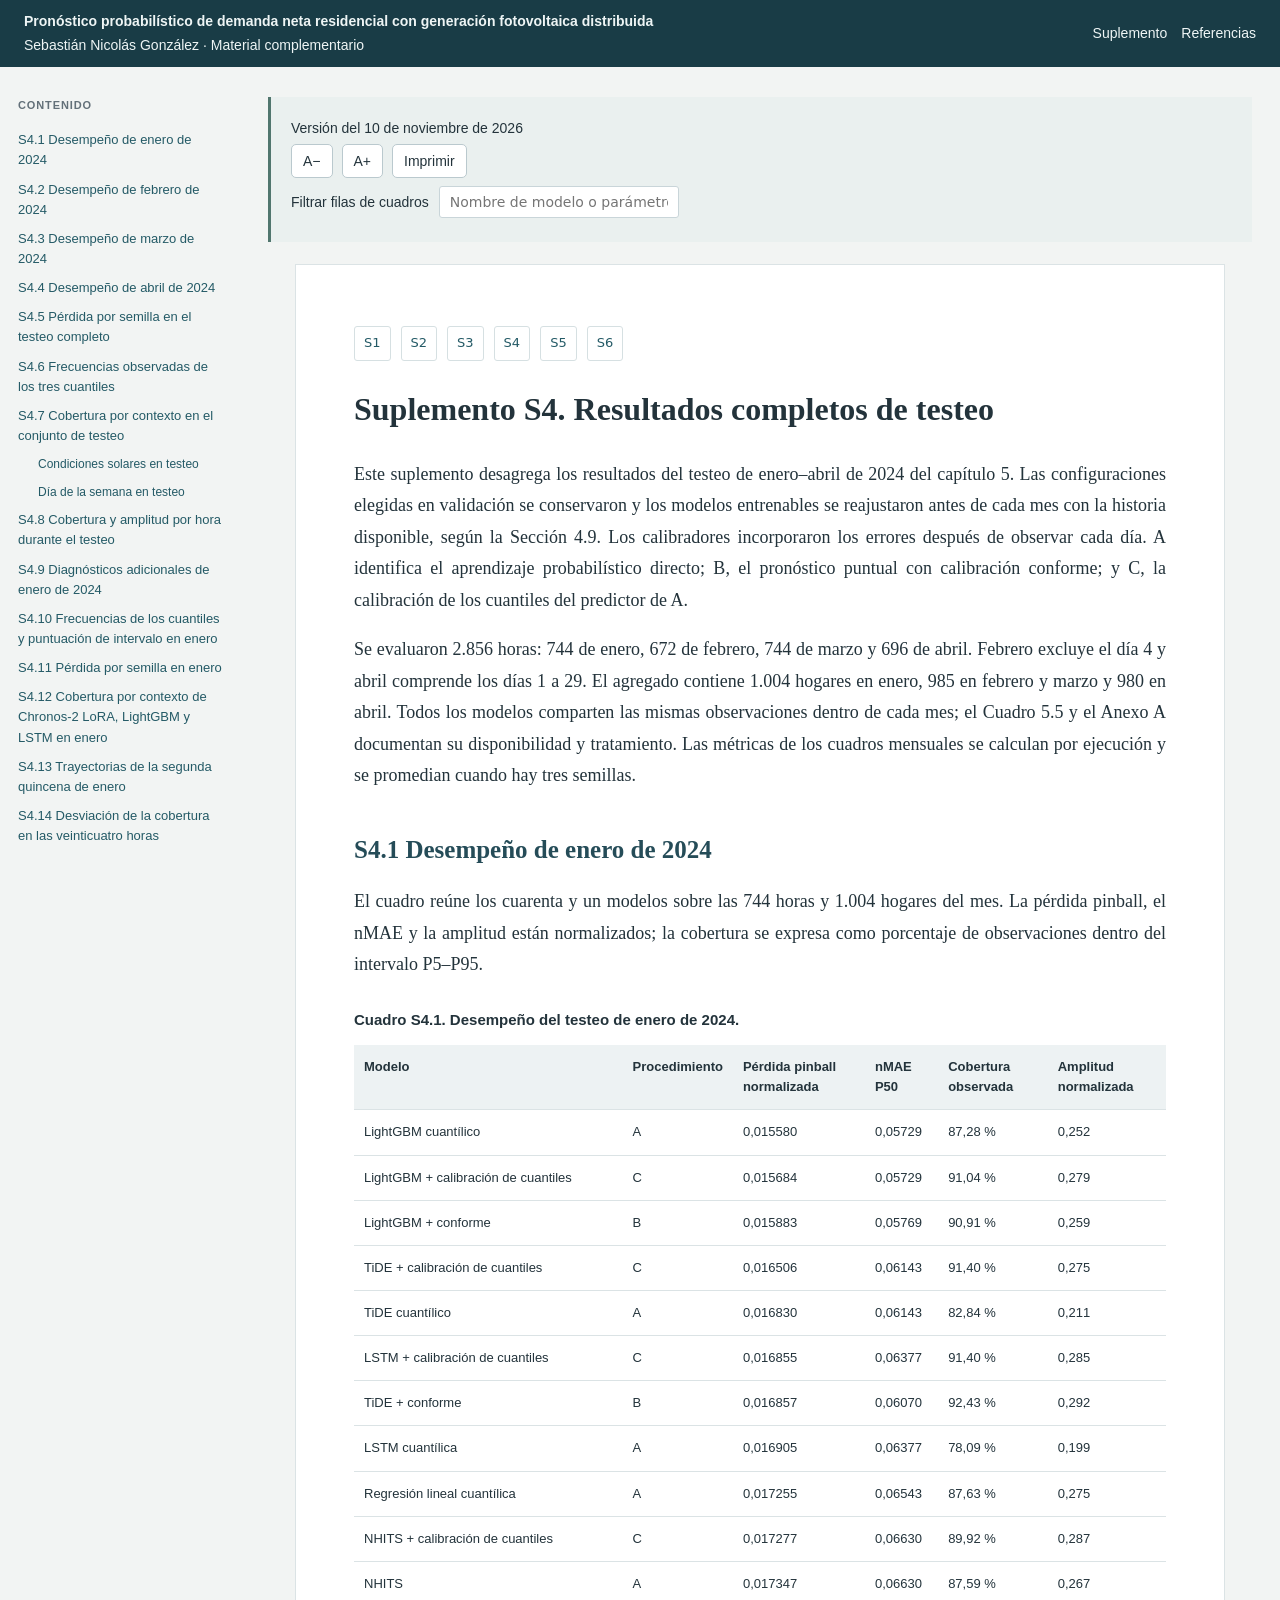
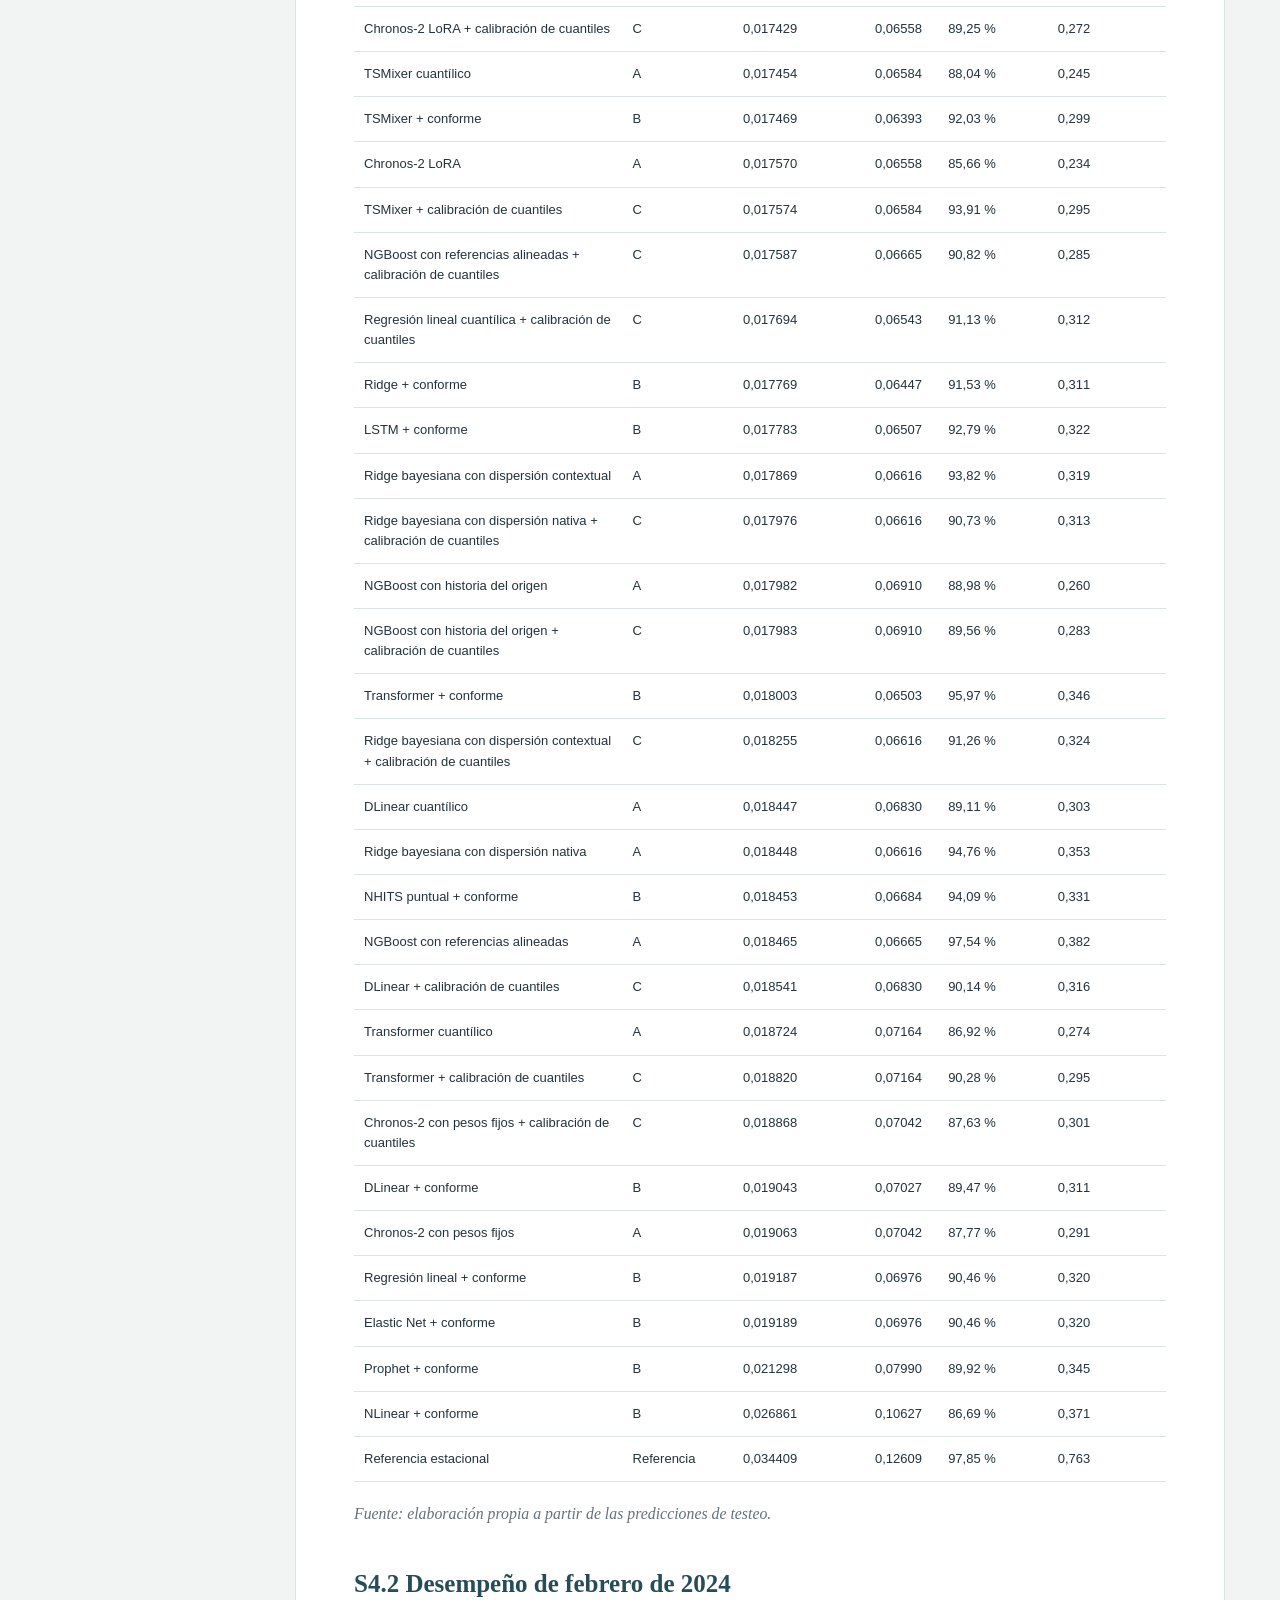
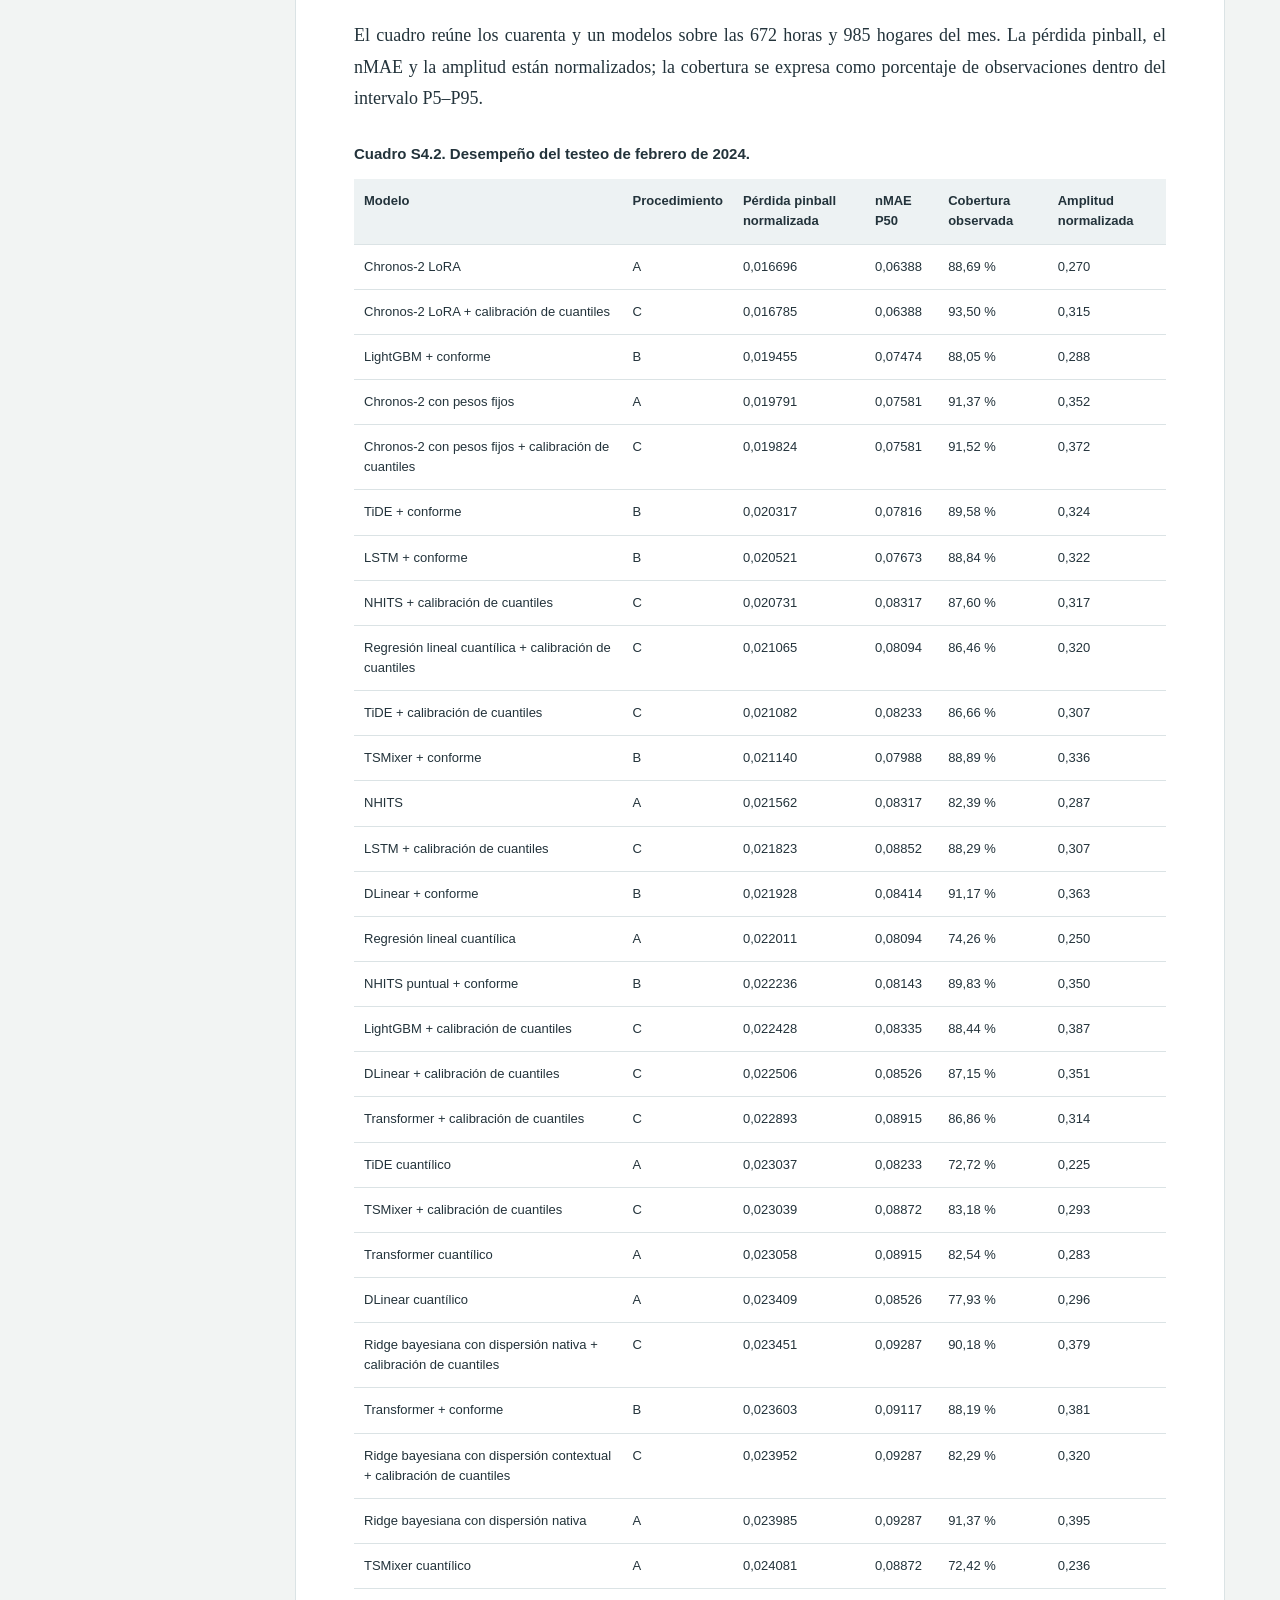
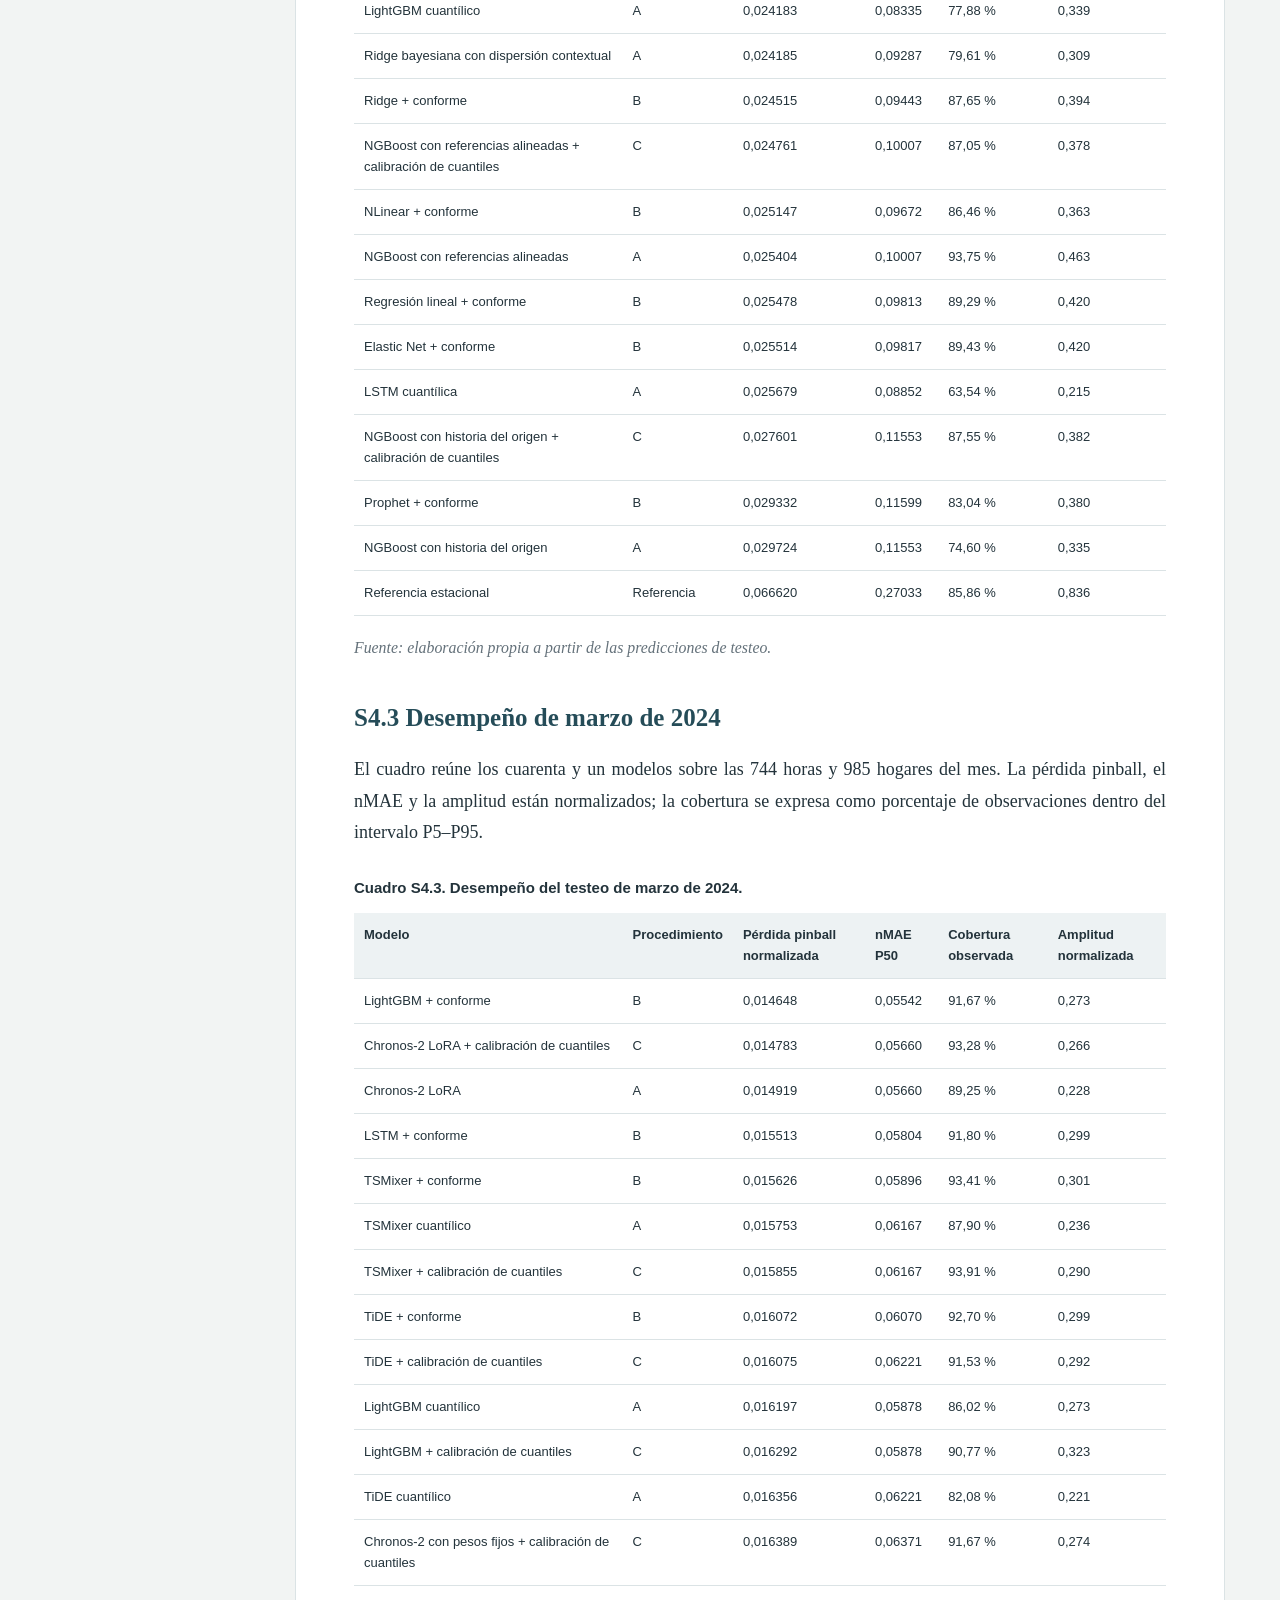
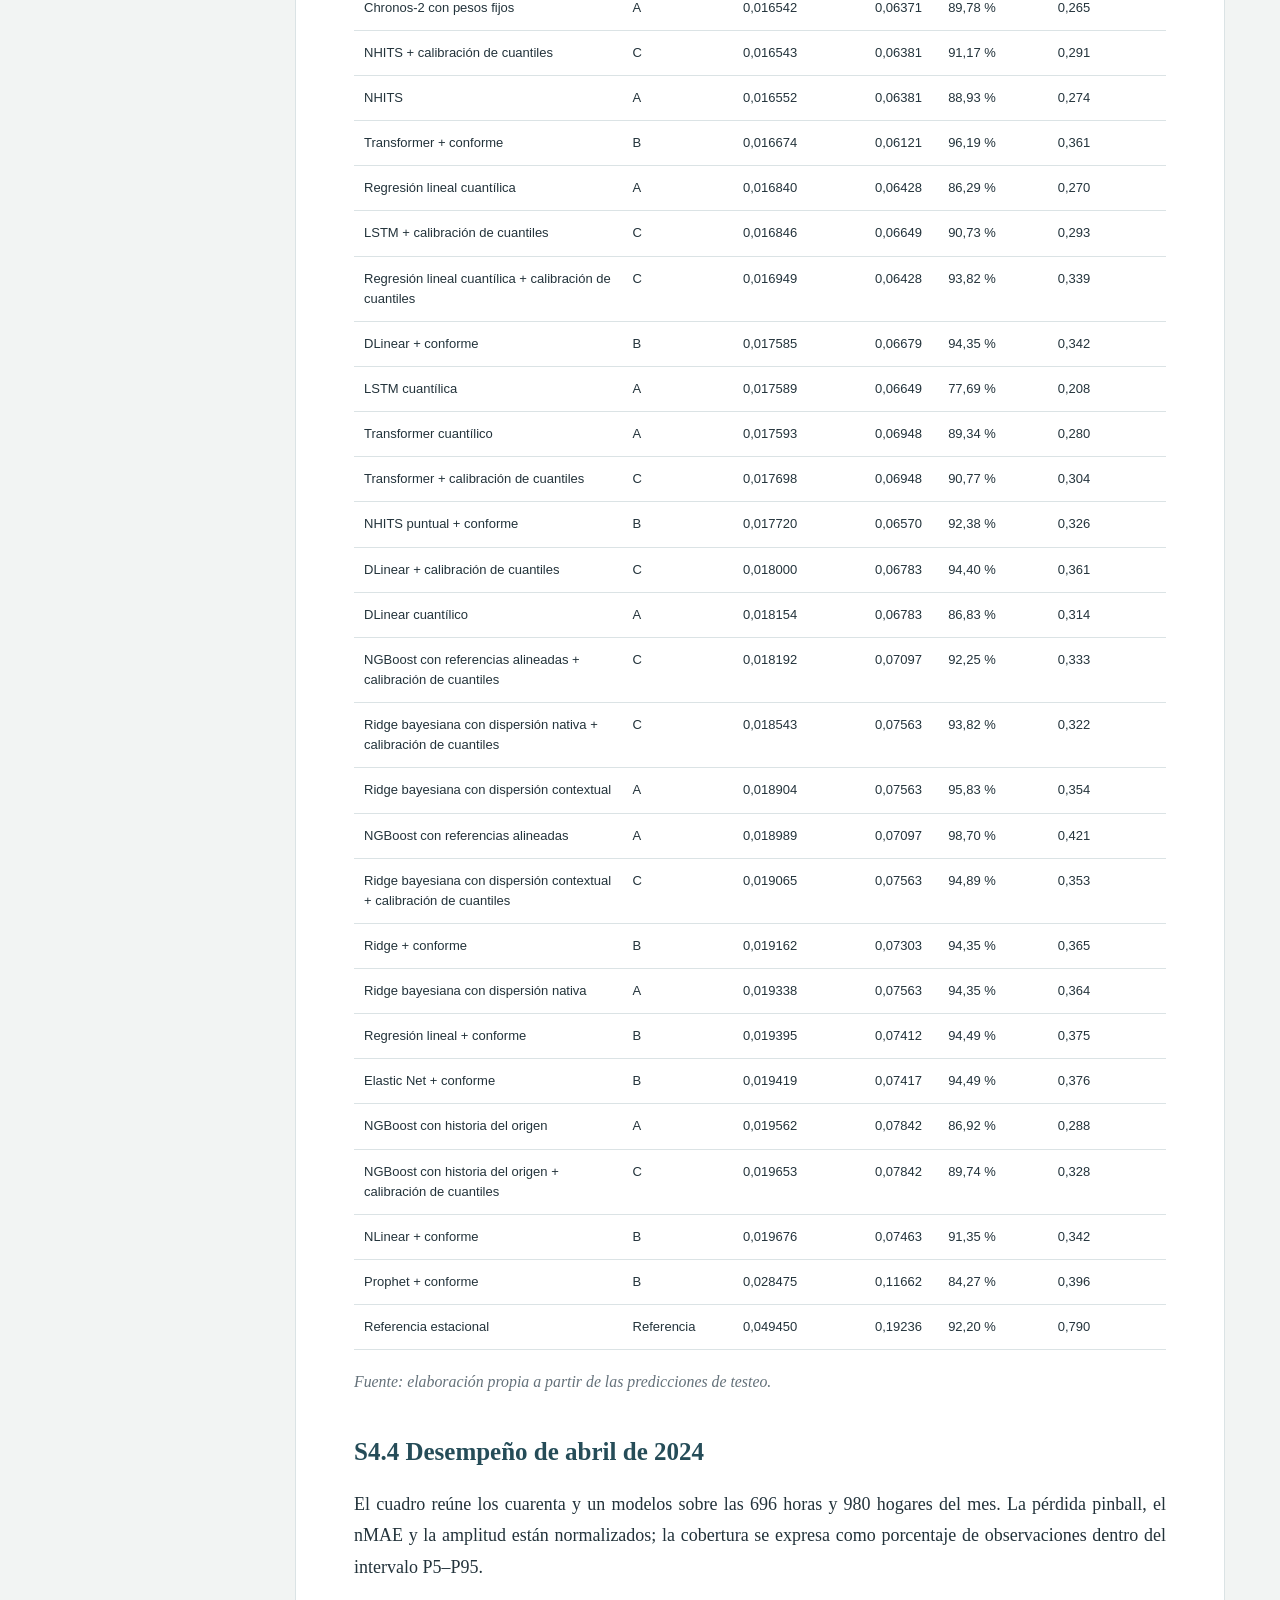
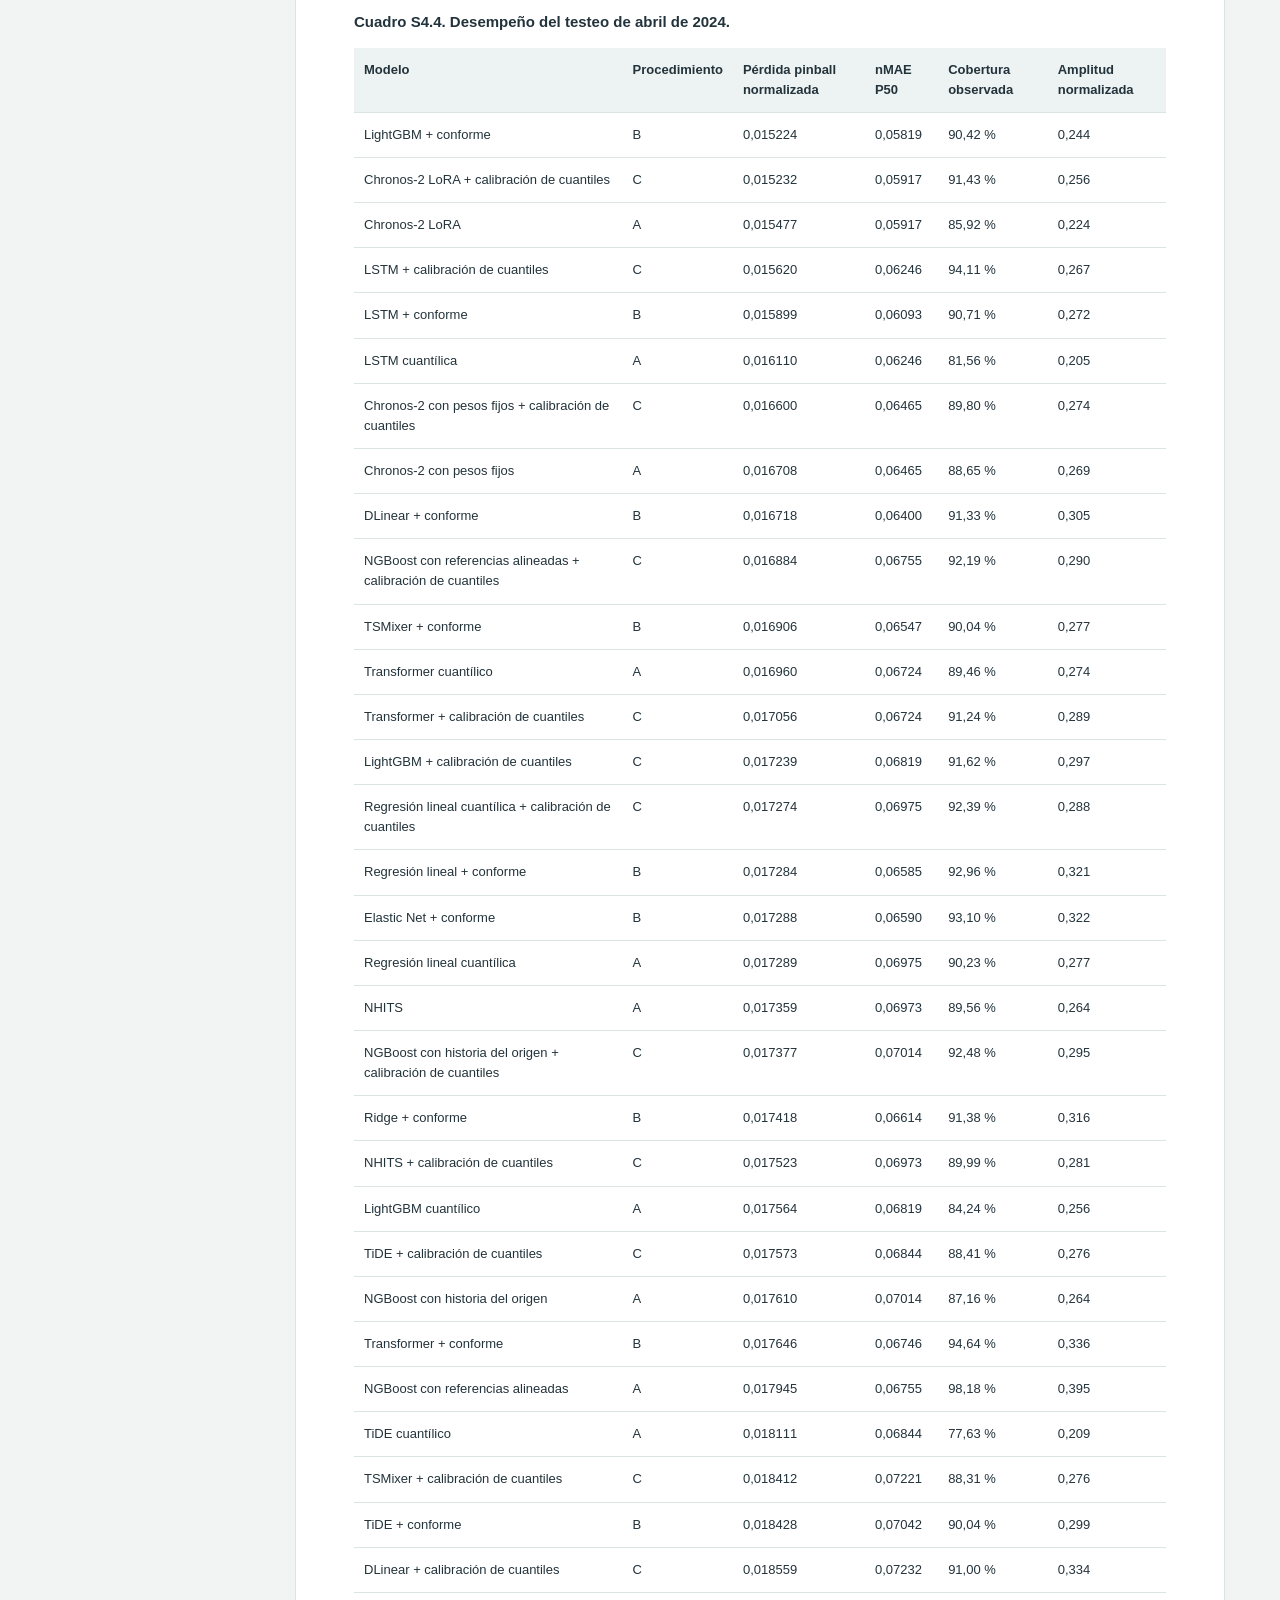
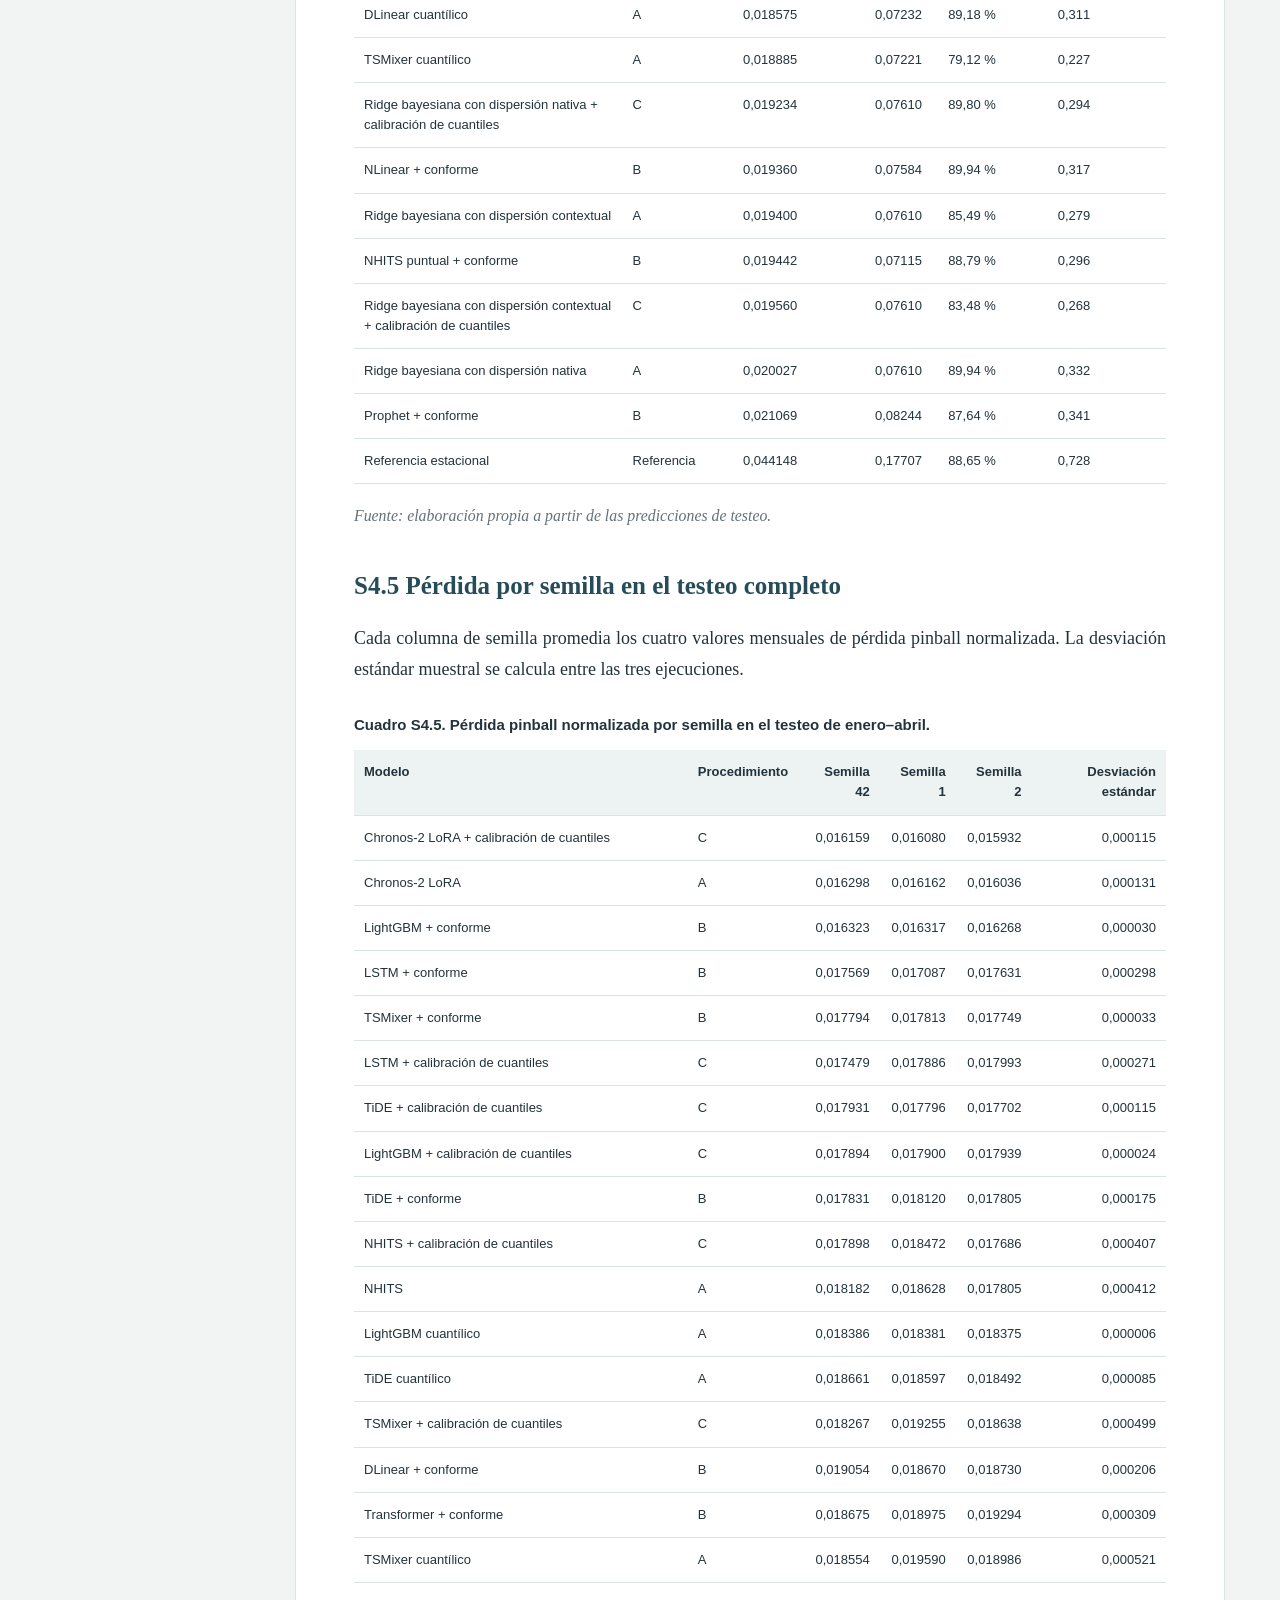
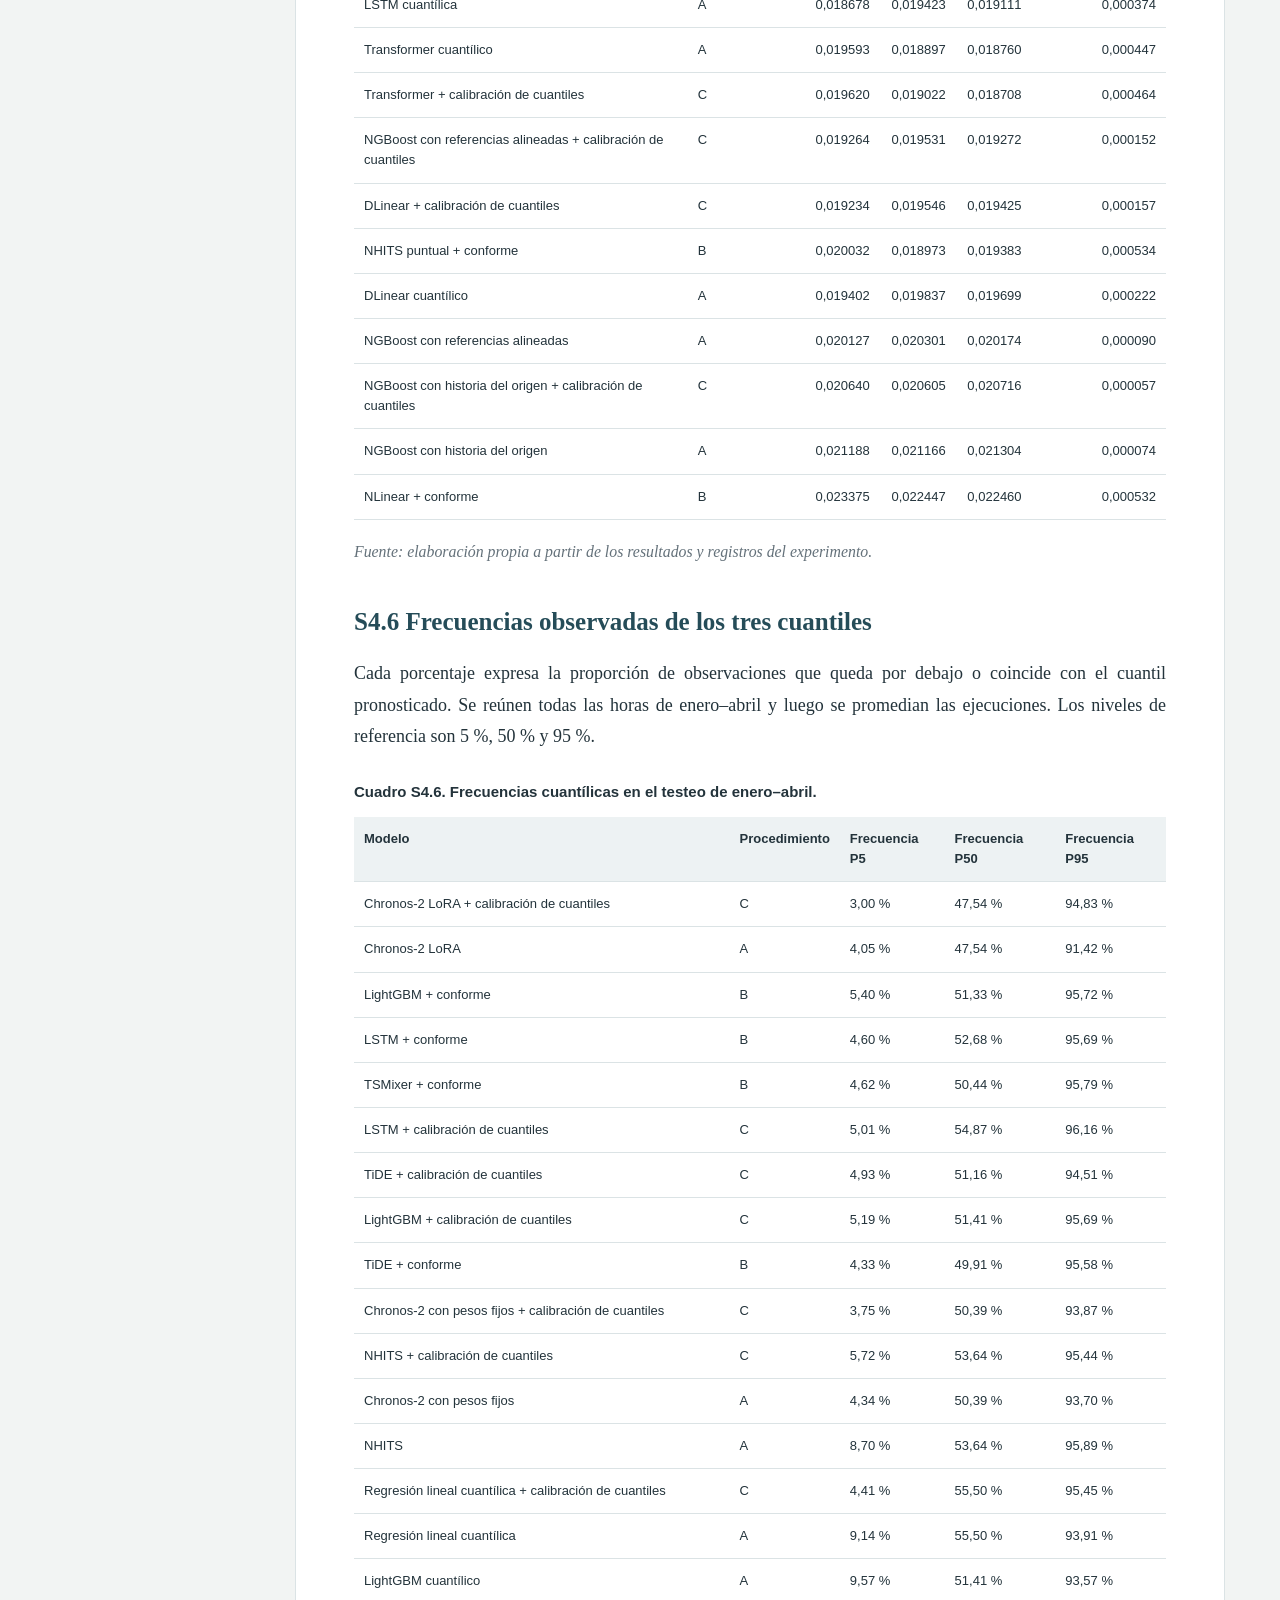
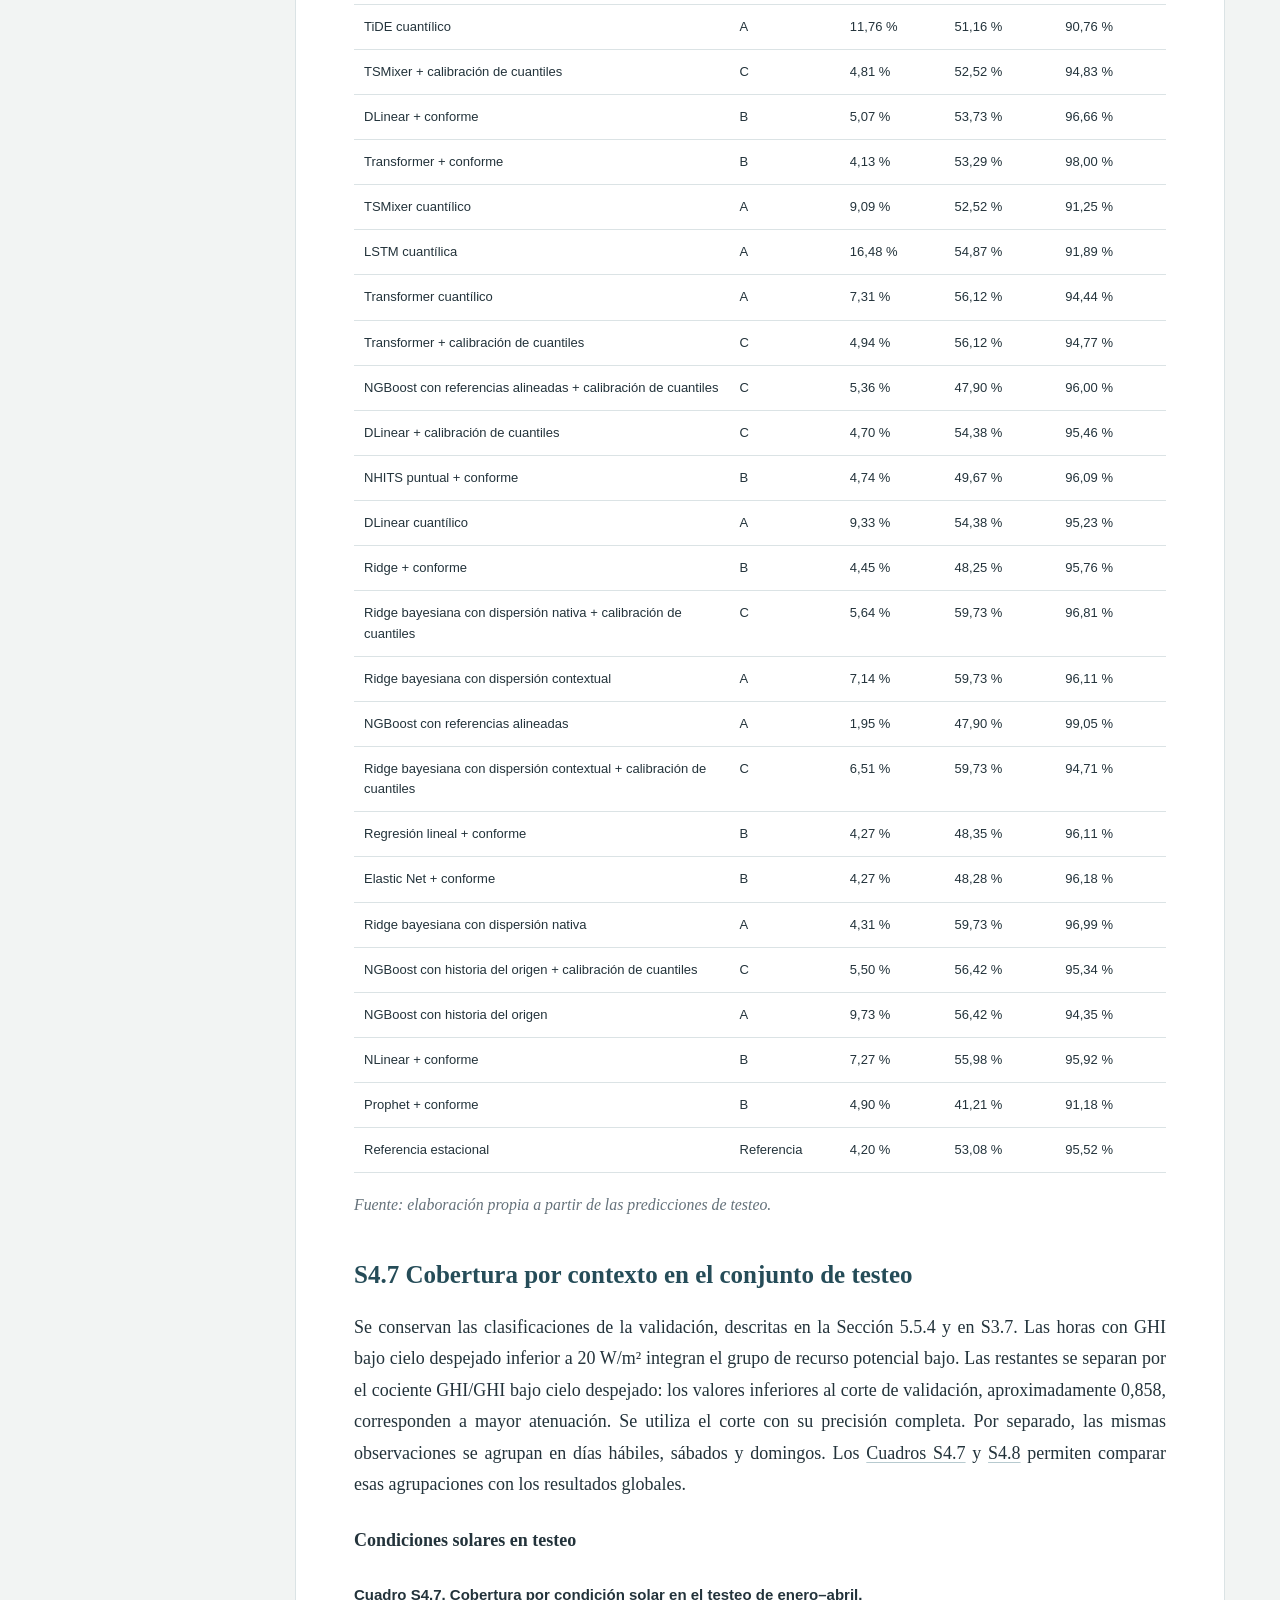
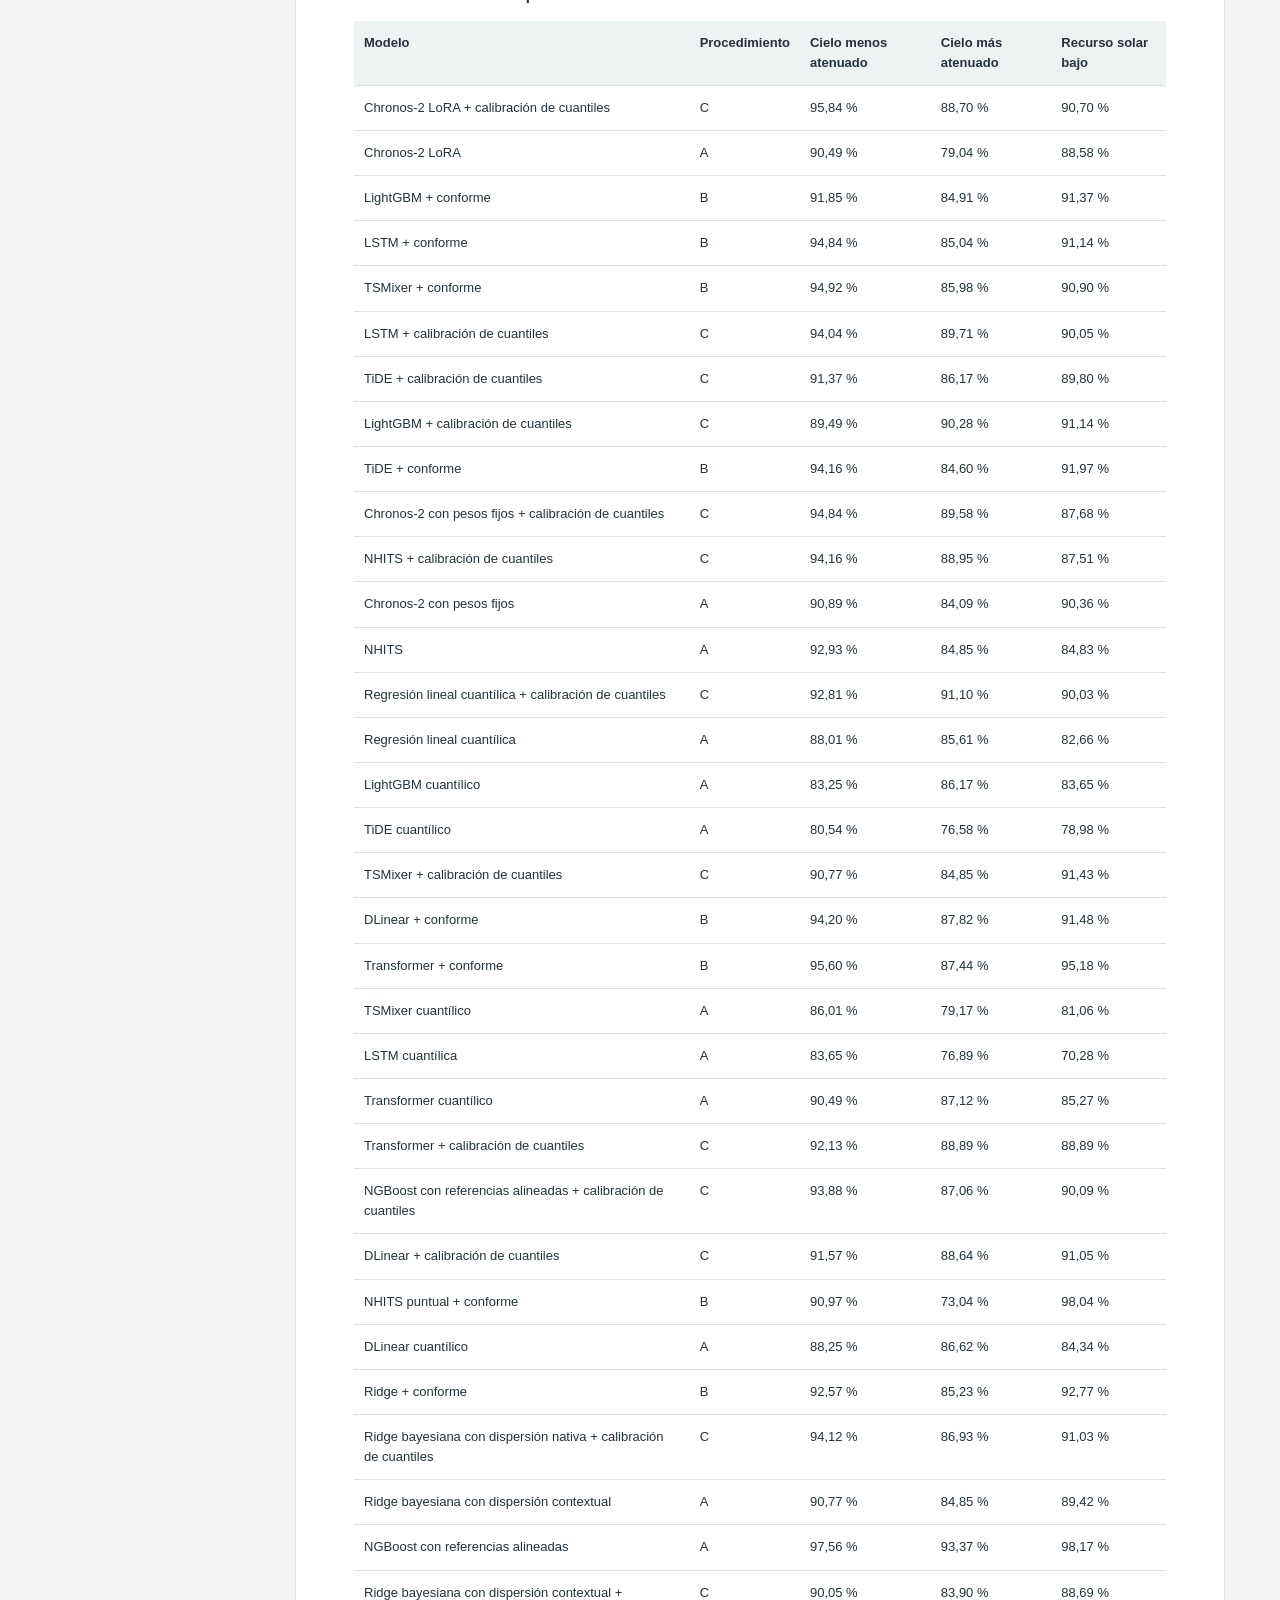
<file: docs/s4.html>
<!doctype html><html lang="es"><head><meta charset="utf-8"><meta name="viewport" content="width=device-width,initial-scale=1"><title>S4 · Testeo completo</title><link rel="stylesheet" href="estilos.css"></head><body><header><a class="brand" href="index.html">Demanda neta · material complementario</a><a href="index.html">Suplemento</a><a href="referencias.html">Referencias</a></header><div class="layout"><nav class="toc" aria-label="Índice del documento"><strong>Contenido</strong><a class="level2" href="#sec-s4-1">S4.1 Desempeño de enero de 2024</a><a class="level2" href="#sec-s4-2">S4.2 Desempeño de febrero de 2024</a><a class="level2" href="#sec-s4-3">S4.3 Desempeño de marzo de 2024</a><a class="level2" href="#sec-s4-4">S4.4 Desempeño de abril de 2024</a><a class="level2" href="#sec-s4-5">S4.5 Pérdida por semilla en el testeo completo</a><a class="level2" href="#sec-s4-6">S4.6 Frecuencias observadas de los tres cuantiles</a><a class="level2" href="#sec-s4-7">S4.7 Cobertura por contexto en el conjunto de testeo</a><a class="level4" href="#condiciones-solares-en-testeo">Condiciones solares en testeo</a><a class="level4" href="#dia-de-la-semana-en-testeo">Día de la semana en testeo</a><a class="level2" href="#sec-s4-8">S4.8 Cobertura y amplitud por hora durante el testeo</a><a class="level2" href="#sec-s4-9">S4.9 Diagnósticos adicionales de enero de 2024</a><a class="level2" href="#sec-s4-10">S4.10 Frecuencias de los cuantiles y puntuación de intervalo en enero</a><a class="level2" href="#sec-s4-11">S4.11 Pérdida por semilla en enero</a><a class="level2" href="#sec-s4-12">S4.12 Cobertura por contexto de Chronos-2 LoRA, LightGBM y LSTM en enero</a><a class="level2" href="#sec-s4-13">S4.13 Trayectorias de la segunda quincena de enero</a><a class="level2" href="#sec-s4-14">S4.14 Desviación de la cobertura en las veinticuatro horas</a></nav><main class="reading"><div class="review-note"><p>Versión del 10 de noviembre de 2026</p><div class="toolbar"><button data-font="-1">A−</button><button data-font="1">A+</button><button onclick="window.print()">Imprimir</button></div><label class="table-filter">Filtrar filas de cuadros <input data-filter-tables placeholder="Nombre de modelo o parámetro" aria-label="Filtrar filas de los cuadros"></label></div><article class="paper"><nav class="doc-nav"><a href="s1.html">S1</a><a href="s2.html">S2</a><a href="s3.html">S3</a><a href="s4.html">S4</a><a href="s5.html">S5</a><a href="s6.html">S6</a></nav><div><h1 id="suplemento-s4-resultados-completos-de-testeo">Suplemento S4. Resultados completos de testeo</h1>
<p>Este suplemento desagrega los resultados del testeo de enero–abril de 2024 del capítulo 5. Las configuraciones elegidas en validación se conservaron y los modelos entrenables se reajustaron antes de cada mes con la historia disponible, según la Sección 4.9. Los calibradores incorporaron los errores después de observar cada día. A identifica el aprendizaje probabilístico directo; B, el pronóstico puntual con calibración conforme; y C, la calibración de los cuantiles del predictor de A.</p>
<p>Se evaluaron 2.856 horas: 744 de enero, 672 de febrero, 744 de marzo y 696 de abril. Febrero excluye el día 4 y abril comprende los días 1 a 29. El agregado contiene 1.004 hogares en enero, 985 en febrero y marzo y 980 en abril. Todos los modelos comparten las mismas observaciones dentro de cada mes; el Cuadro 5.5 y el Anexo A documentan su disponibilidad y tratamiento. Las métricas de los cuadros mensuales se calculan por ejecución y se promedian cuando hay tres semillas.</p>
<h2 id="sec-s4-1">S4.1 Desempeño de enero de 2024</h2>
<p>El cuadro reúne los cuarenta y un modelos sobre las 744 horas y 1.004 hogares del mes. La pérdida pinball, el nMAE y la amplitud están normalizados; la cobertura se expresa como porcentaje de observaciones dentro del intervalo P5–P95.</p>
<p class="caption" id="cuadro-s4-1"><strong>Cuadro S4.1. Desempeño del testeo de enero de 2024.</strong></p>
<div class="table-scroll"><table>
<thead>
<tr>
  <th>Modelo</th>
  <th>Procedimiento</th>
  <th>Pérdida pinball normalizada</th>
  <th>nMAE P50</th>
  <th>Cobertura observada</th>
  <th>Amplitud normalizada</th>
</tr>
</thead>
<tbody>
<tr>
  <td>LightGBM cuantílico</td>
  <td>A</td>
  <td>0,015580</td>
  <td>0,05729</td>
  <td>87,28 %</td>
  <td>0,252</td>
</tr>
<tr>
  <td>LightGBM + calibración de cuantiles</td>
  <td>C</td>
  <td>0,015684</td>
  <td>0,05729</td>
  <td>91,04 %</td>
  <td>0,279</td>
</tr>
<tr>
  <td>LightGBM + conforme</td>
  <td>B</td>
  <td>0,015883</td>
  <td>0,05769</td>
  <td>90,91 %</td>
  <td>0,259</td>
</tr>
<tr>
  <td>TiDE + calibración de cuantiles</td>
  <td>C</td>
  <td>0,016506</td>
  <td>0,06143</td>
  <td>91,40 %</td>
  <td>0,275</td>
</tr>
<tr>
  <td>TiDE cuantílico</td>
  <td>A</td>
  <td>0,016830</td>
  <td>0,06143</td>
  <td>82,84 %</td>
  <td>0,211</td>
</tr>
<tr>
  <td>LSTM + calibración de cuantiles</td>
  <td>C</td>
  <td>0,016855</td>
  <td>0,06377</td>
  <td>91,40 %</td>
  <td>0,285</td>
</tr>
<tr>
  <td>TiDE + conforme</td>
  <td>B</td>
  <td>0,016857</td>
  <td>0,06070</td>
  <td>92,43 %</td>
  <td>0,292</td>
</tr>
<tr>
  <td>LSTM cuantílica</td>
  <td>A</td>
  <td>0,016905</td>
  <td>0,06377</td>
  <td>78,09 %</td>
  <td>0,199</td>
</tr>
<tr>
  <td>Regresión lineal cuantílica</td>
  <td>A</td>
  <td>0,017255</td>
  <td>0,06543</td>
  <td>87,63 %</td>
  <td>0,275</td>
</tr>
<tr>
  <td>NHITS + calibración de cuantiles</td>
  <td>C</td>
  <td>0,017277</td>
  <td>0,06630</td>
  <td>89,92 %</td>
  <td>0,287</td>
</tr>
<tr>
  <td>NHITS</td>
  <td>A</td>
  <td>0,017347</td>
  <td>0,06630</td>
  <td>87,59 %</td>
  <td>0,267</td>
</tr>
<tr>
  <td>Chronos-2 LoRA + calibración de cuantiles</td>
  <td>C</td>
  <td>0,017429</td>
  <td>0,06558</td>
  <td>89,25 %</td>
  <td>0,272</td>
</tr>
<tr>
  <td>TSMixer cuantílico</td>
  <td>A</td>
  <td>0,017454</td>
  <td>0,06584</td>
  <td>88,04 %</td>
  <td>0,245</td>
</tr>
<tr>
  <td>TSMixer + conforme</td>
  <td>B</td>
  <td>0,017469</td>
  <td>0,06393</td>
  <td>92,03 %</td>
  <td>0,299</td>
</tr>
<tr>
  <td>Chronos-2 LoRA</td>
  <td>A</td>
  <td>0,017570</td>
  <td>0,06558</td>
  <td>85,66 %</td>
  <td>0,234</td>
</tr>
<tr>
  <td>TSMixer + calibración de cuantiles</td>
  <td>C</td>
  <td>0,017574</td>
  <td>0,06584</td>
  <td>93,91 %</td>
  <td>0,295</td>
</tr>
<tr>
  <td>NGBoost con referencias alineadas + calibración de cuantiles</td>
  <td>C</td>
  <td>0,017587</td>
  <td>0,06665</td>
  <td>90,82 %</td>
  <td>0,285</td>
</tr>
<tr>
  <td>Regresión lineal cuantílica + calibración de cuantiles</td>
  <td>C</td>
  <td>0,017694</td>
  <td>0,06543</td>
  <td>91,13 %</td>
  <td>0,312</td>
</tr>
<tr>
  <td>Ridge + conforme</td>
  <td>B</td>
  <td>0,017769</td>
  <td>0,06447</td>
  <td>91,53 %</td>
  <td>0,311</td>
</tr>
<tr>
  <td>LSTM + conforme</td>
  <td>B</td>
  <td>0,017783</td>
  <td>0,06507</td>
  <td>92,79 %</td>
  <td>0,322</td>
</tr>
<tr>
  <td>Ridge bayesiana con dispersión contextual</td>
  <td>A</td>
  <td>0,017869</td>
  <td>0,06616</td>
  <td>93,82 %</td>
  <td>0,319</td>
</tr>
<tr>
  <td>Ridge bayesiana con dispersión nativa + calibración de cuantiles</td>
  <td>C</td>
  <td>0,017976</td>
  <td>0,06616</td>
  <td>90,73 %</td>
  <td>0,313</td>
</tr>
<tr>
  <td>NGBoost con historia del origen</td>
  <td>A</td>
  <td>0,017982</td>
  <td>0,06910</td>
  <td>88,98 %</td>
  <td>0,260</td>
</tr>
<tr>
  <td>NGBoost con historia del origen + calibración de cuantiles</td>
  <td>C</td>
  <td>0,017983</td>
  <td>0,06910</td>
  <td>89,56 %</td>
  <td>0,283</td>
</tr>
<tr>
  <td>Transformer + conforme</td>
  <td>B</td>
  <td>0,018003</td>
  <td>0,06503</td>
  <td>95,97 %</td>
  <td>0,346</td>
</tr>
<tr>
  <td>Ridge bayesiana con dispersión contextual + calibración de cuantiles</td>
  <td>C</td>
  <td>0,018255</td>
  <td>0,06616</td>
  <td>91,26 %</td>
  <td>0,324</td>
</tr>
<tr>
  <td>DLinear cuantílico</td>
  <td>A</td>
  <td>0,018447</td>
  <td>0,06830</td>
  <td>89,11 %</td>
  <td>0,303</td>
</tr>
<tr>
  <td>Ridge bayesiana con dispersión nativa</td>
  <td>A</td>
  <td>0,018448</td>
  <td>0,06616</td>
  <td>94,76 %</td>
  <td>0,353</td>
</tr>
<tr>
  <td>NHITS puntual + conforme</td>
  <td>B</td>
  <td>0,018453</td>
  <td>0,06684</td>
  <td>94,09 %</td>
  <td>0,331</td>
</tr>
<tr>
  <td>NGBoost con referencias alineadas</td>
  <td>A</td>
  <td>0,018465</td>
  <td>0,06665</td>
  <td>97,54 %</td>
  <td>0,382</td>
</tr>
<tr>
  <td>DLinear + calibración de cuantiles</td>
  <td>C</td>
  <td>0,018541</td>
  <td>0,06830</td>
  <td>90,14 %</td>
  <td>0,316</td>
</tr>
<tr>
  <td>Transformer cuantílico</td>
  <td>A</td>
  <td>0,018724</td>
  <td>0,07164</td>
  <td>86,92 %</td>
  <td>0,274</td>
</tr>
<tr>
  <td>Transformer + calibración de cuantiles</td>
  <td>C</td>
  <td>0,018820</td>
  <td>0,07164</td>
  <td>90,28 %</td>
  <td>0,295</td>
</tr>
<tr>
  <td>Chronos-2 con pesos fijos + calibración de cuantiles</td>
  <td>C</td>
  <td>0,018868</td>
  <td>0,07042</td>
  <td>87,63 %</td>
  <td>0,301</td>
</tr>
<tr>
  <td>DLinear + conforme</td>
  <td>B</td>
  <td>0,019043</td>
  <td>0,07027</td>
  <td>89,47 %</td>
  <td>0,311</td>
</tr>
<tr>
  <td>Chronos-2 con pesos fijos</td>
  <td>A</td>
  <td>0,019063</td>
  <td>0,07042</td>
  <td>87,77 %</td>
  <td>0,291</td>
</tr>
<tr>
  <td>Regresión lineal + conforme</td>
  <td>B</td>
  <td>0,019187</td>
  <td>0,06976</td>
  <td>90,46 %</td>
  <td>0,320</td>
</tr>
<tr>
  <td>Elastic Net + conforme</td>
  <td>B</td>
  <td>0,019189</td>
  <td>0,06976</td>
  <td>90,46 %</td>
  <td>0,320</td>
</tr>
<tr>
  <td>Prophet + conforme</td>
  <td>B</td>
  <td>0,021298</td>
  <td>0,07990</td>
  <td>89,92 %</td>
  <td>0,345</td>
</tr>
<tr>
  <td>NLinear + conforme</td>
  <td>B</td>
  <td>0,026861</td>
  <td>0,10627</td>
  <td>86,69 %</td>
  <td>0,371</td>
</tr>
<tr>
  <td>Referencia estacional</td>
  <td>Referencia</td>
  <td>0,034409</td>
  <td>0,12609</td>
  <td>97,85 %</td>
  <td>0,763</td>
</tr>
</tbody>
</table>
</div><p class="source"><em>Fuente: elaboración propia a partir de las predicciones de testeo.</em></p>
<h2 id="sec-s4-2">S4.2 Desempeño de febrero de 2024</h2>
<p>El cuadro reúne los cuarenta y un modelos sobre las 672 horas y 985 hogares del mes. La pérdida pinball, el nMAE y la amplitud están normalizados; la cobertura se expresa como porcentaje de observaciones dentro del intervalo P5–P95.</p>
<p class="caption" id="cuadro-s4-2"><strong>Cuadro S4.2. Desempeño del testeo de febrero de 2024.</strong></p>
<div class="table-scroll"><table>
<thead>
<tr>
  <th>Modelo</th>
  <th>Procedimiento</th>
  <th>Pérdida pinball normalizada</th>
  <th>nMAE P50</th>
  <th>Cobertura observada</th>
  <th>Amplitud normalizada</th>
</tr>
</thead>
<tbody>
<tr>
  <td>Chronos-2 LoRA</td>
  <td>A</td>
  <td>0,016696</td>
  <td>0,06388</td>
  <td>88,69 %</td>
  <td>0,270</td>
</tr>
<tr>
  <td>Chronos-2 LoRA + calibración de cuantiles</td>
  <td>C</td>
  <td>0,016785</td>
  <td>0,06388</td>
  <td>93,50 %</td>
  <td>0,315</td>
</tr>
<tr>
  <td>LightGBM + conforme</td>
  <td>B</td>
  <td>0,019455</td>
  <td>0,07474</td>
  <td>88,05 %</td>
  <td>0,288</td>
</tr>
<tr>
  <td>Chronos-2 con pesos fijos</td>
  <td>A</td>
  <td>0,019791</td>
  <td>0,07581</td>
  <td>91,37 %</td>
  <td>0,352</td>
</tr>
<tr>
  <td>Chronos-2 con pesos fijos + calibración de cuantiles</td>
  <td>C</td>
  <td>0,019824</td>
  <td>0,07581</td>
  <td>91,52 %</td>
  <td>0,372</td>
</tr>
<tr>
  <td>TiDE + conforme</td>
  <td>B</td>
  <td>0,020317</td>
  <td>0,07816</td>
  <td>89,58 %</td>
  <td>0,324</td>
</tr>
<tr>
  <td>LSTM + conforme</td>
  <td>B</td>
  <td>0,020521</td>
  <td>0,07673</td>
  <td>88,84 %</td>
  <td>0,322</td>
</tr>
<tr>
  <td>NHITS + calibración de cuantiles</td>
  <td>C</td>
  <td>0,020731</td>
  <td>0,08317</td>
  <td>87,60 %</td>
  <td>0,317</td>
</tr>
<tr>
  <td>Regresión lineal cuantílica + calibración de cuantiles</td>
  <td>C</td>
  <td>0,021065</td>
  <td>0,08094</td>
  <td>86,46 %</td>
  <td>0,320</td>
</tr>
<tr>
  <td>TiDE + calibración de cuantiles</td>
  <td>C</td>
  <td>0,021082</td>
  <td>0,08233</td>
  <td>86,66 %</td>
  <td>0,307</td>
</tr>
<tr>
  <td>TSMixer + conforme</td>
  <td>B</td>
  <td>0,021140</td>
  <td>0,07988</td>
  <td>88,89 %</td>
  <td>0,336</td>
</tr>
<tr>
  <td>NHITS</td>
  <td>A</td>
  <td>0,021562</td>
  <td>0,08317</td>
  <td>82,39 %</td>
  <td>0,287</td>
</tr>
<tr>
  <td>LSTM + calibración de cuantiles</td>
  <td>C</td>
  <td>0,021823</td>
  <td>0,08852</td>
  <td>88,29 %</td>
  <td>0,307</td>
</tr>
<tr>
  <td>DLinear + conforme</td>
  <td>B</td>
  <td>0,021928</td>
  <td>0,08414</td>
  <td>91,17 %</td>
  <td>0,363</td>
</tr>
<tr>
  <td>Regresión lineal cuantílica</td>
  <td>A</td>
  <td>0,022011</td>
  <td>0,08094</td>
  <td>74,26 %</td>
  <td>0,250</td>
</tr>
<tr>
  <td>NHITS puntual + conforme</td>
  <td>B</td>
  <td>0,022236</td>
  <td>0,08143</td>
  <td>89,83 %</td>
  <td>0,350</td>
</tr>
<tr>
  <td>LightGBM + calibración de cuantiles</td>
  <td>C</td>
  <td>0,022428</td>
  <td>0,08335</td>
  <td>88,44 %</td>
  <td>0,387</td>
</tr>
<tr>
  <td>DLinear + calibración de cuantiles</td>
  <td>C</td>
  <td>0,022506</td>
  <td>0,08526</td>
  <td>87,15 %</td>
  <td>0,351</td>
</tr>
<tr>
  <td>Transformer + calibración de cuantiles</td>
  <td>C</td>
  <td>0,022893</td>
  <td>0,08915</td>
  <td>86,86 %</td>
  <td>0,314</td>
</tr>
<tr>
  <td>TiDE cuantílico</td>
  <td>A</td>
  <td>0,023037</td>
  <td>0,08233</td>
  <td>72,72 %</td>
  <td>0,225</td>
</tr>
<tr>
  <td>TSMixer + calibración de cuantiles</td>
  <td>C</td>
  <td>0,023039</td>
  <td>0,08872</td>
  <td>83,18 %</td>
  <td>0,293</td>
</tr>
<tr>
  <td>Transformer cuantílico</td>
  <td>A</td>
  <td>0,023058</td>
  <td>0,08915</td>
  <td>82,54 %</td>
  <td>0,283</td>
</tr>
<tr>
  <td>DLinear cuantílico</td>
  <td>A</td>
  <td>0,023409</td>
  <td>0,08526</td>
  <td>77,93 %</td>
  <td>0,296</td>
</tr>
<tr>
  <td>Ridge bayesiana con dispersión nativa + calibración de cuantiles</td>
  <td>C</td>
  <td>0,023451</td>
  <td>0,09287</td>
  <td>90,18 %</td>
  <td>0,379</td>
</tr>
<tr>
  <td>Transformer + conforme</td>
  <td>B</td>
  <td>0,023603</td>
  <td>0,09117</td>
  <td>88,19 %</td>
  <td>0,381</td>
</tr>
<tr>
  <td>Ridge bayesiana con dispersión contextual + calibración de cuantiles</td>
  <td>C</td>
  <td>0,023952</td>
  <td>0,09287</td>
  <td>82,29 %</td>
  <td>0,320</td>
</tr>
<tr>
  <td>Ridge bayesiana con dispersión nativa</td>
  <td>A</td>
  <td>0,023985</td>
  <td>0,09287</td>
  <td>91,37 %</td>
  <td>0,395</td>
</tr>
<tr>
  <td>TSMixer cuantílico</td>
  <td>A</td>
  <td>0,024081</td>
  <td>0,08872</td>
  <td>72,42 %</td>
  <td>0,236</td>
</tr>
<tr>
  <td>LightGBM cuantílico</td>
  <td>A</td>
  <td>0,024183</td>
  <td>0,08335</td>
  <td>77,88 %</td>
  <td>0,339</td>
</tr>
<tr>
  <td>Ridge bayesiana con dispersión contextual</td>
  <td>A</td>
  <td>0,024185</td>
  <td>0,09287</td>
  <td>79,61 %</td>
  <td>0,309</td>
</tr>
<tr>
  <td>Ridge + conforme</td>
  <td>B</td>
  <td>0,024515</td>
  <td>0,09443</td>
  <td>87,65 %</td>
  <td>0,394</td>
</tr>
<tr>
  <td>NGBoost con referencias alineadas + calibración de cuantiles</td>
  <td>C</td>
  <td>0,024761</td>
  <td>0,10007</td>
  <td>87,05 %</td>
  <td>0,378</td>
</tr>
<tr>
  <td>NLinear + conforme</td>
  <td>B</td>
  <td>0,025147</td>
  <td>0,09672</td>
  <td>86,46 %</td>
  <td>0,363</td>
</tr>
<tr>
  <td>NGBoost con referencias alineadas</td>
  <td>A</td>
  <td>0,025404</td>
  <td>0,10007</td>
  <td>93,75 %</td>
  <td>0,463</td>
</tr>
<tr>
  <td>Regresión lineal + conforme</td>
  <td>B</td>
  <td>0,025478</td>
  <td>0,09813</td>
  <td>89,29 %</td>
  <td>0,420</td>
</tr>
<tr>
  <td>Elastic Net + conforme</td>
  <td>B</td>
  <td>0,025514</td>
  <td>0,09817</td>
  <td>89,43 %</td>
  <td>0,420</td>
</tr>
<tr>
  <td>LSTM cuantílica</td>
  <td>A</td>
  <td>0,025679</td>
  <td>0,08852</td>
  <td>63,54 %</td>
  <td>0,215</td>
</tr>
<tr>
  <td>NGBoost con historia del origen + calibración de cuantiles</td>
  <td>C</td>
  <td>0,027601</td>
  <td>0,11553</td>
  <td>87,55 %</td>
  <td>0,382</td>
</tr>
<tr>
  <td>Prophet + conforme</td>
  <td>B</td>
  <td>0,029332</td>
  <td>0,11599</td>
  <td>83,04 %</td>
  <td>0,380</td>
</tr>
<tr>
  <td>NGBoost con historia del origen</td>
  <td>A</td>
  <td>0,029724</td>
  <td>0,11553</td>
  <td>74,60 %</td>
  <td>0,335</td>
</tr>
<tr>
  <td>Referencia estacional</td>
  <td>Referencia</td>
  <td>0,066620</td>
  <td>0,27033</td>
  <td>85,86 %</td>
  <td>0,836</td>
</tr>
</tbody>
</table>
</div><p class="source"><em>Fuente: elaboración propia a partir de las predicciones de testeo.</em></p>
<h2 id="sec-s4-3">S4.3 Desempeño de marzo de 2024</h2>
<p>El cuadro reúne los cuarenta y un modelos sobre las 744 horas y 985 hogares del mes. La pérdida pinball, el nMAE y la amplitud están normalizados; la cobertura se expresa como porcentaje de observaciones dentro del intervalo P5–P95.</p>
<p class="caption" id="cuadro-s4-3"><strong>Cuadro S4.3. Desempeño del testeo de marzo de 2024.</strong></p>
<div class="table-scroll"><table>
<thead>
<tr>
  <th>Modelo</th>
  <th>Procedimiento</th>
  <th>Pérdida pinball normalizada</th>
  <th>nMAE P50</th>
  <th>Cobertura observada</th>
  <th>Amplitud normalizada</th>
</tr>
</thead>
<tbody>
<tr>
  <td>LightGBM + conforme</td>
  <td>B</td>
  <td>0,014648</td>
  <td>0,05542</td>
  <td>91,67 %</td>
  <td>0,273</td>
</tr>
<tr>
  <td>Chronos-2 LoRA + calibración de cuantiles</td>
  <td>C</td>
  <td>0,014783</td>
  <td>0,05660</td>
  <td>93,28 %</td>
  <td>0,266</td>
</tr>
<tr>
  <td>Chronos-2 LoRA</td>
  <td>A</td>
  <td>0,014919</td>
  <td>0,05660</td>
  <td>89,25 %</td>
  <td>0,228</td>
</tr>
<tr>
  <td>LSTM + conforme</td>
  <td>B</td>
  <td>0,015513</td>
  <td>0,05804</td>
  <td>91,80 %</td>
  <td>0,299</td>
</tr>
<tr>
  <td>TSMixer + conforme</td>
  <td>B</td>
  <td>0,015626</td>
  <td>0,05896</td>
  <td>93,41 %</td>
  <td>0,301</td>
</tr>
<tr>
  <td>TSMixer cuantílico</td>
  <td>A</td>
  <td>0,015753</td>
  <td>0,06167</td>
  <td>87,90 %</td>
  <td>0,236</td>
</tr>
<tr>
  <td>TSMixer + calibración de cuantiles</td>
  <td>C</td>
  <td>0,015855</td>
  <td>0,06167</td>
  <td>93,91 %</td>
  <td>0,290</td>
</tr>
<tr>
  <td>TiDE + conforme</td>
  <td>B</td>
  <td>0,016072</td>
  <td>0,06070</td>
  <td>92,70 %</td>
  <td>0,299</td>
</tr>
<tr>
  <td>TiDE + calibración de cuantiles</td>
  <td>C</td>
  <td>0,016075</td>
  <td>0,06221</td>
  <td>91,53 %</td>
  <td>0,292</td>
</tr>
<tr>
  <td>LightGBM cuantílico</td>
  <td>A</td>
  <td>0,016197</td>
  <td>0,05878</td>
  <td>86,02 %</td>
  <td>0,273</td>
</tr>
<tr>
  <td>LightGBM + calibración de cuantiles</td>
  <td>C</td>
  <td>0,016292</td>
  <td>0,05878</td>
  <td>90,77 %</td>
  <td>0,323</td>
</tr>
<tr>
  <td>TiDE cuantílico</td>
  <td>A</td>
  <td>0,016356</td>
  <td>0,06221</td>
  <td>82,08 %</td>
  <td>0,221</td>
</tr>
<tr>
  <td>Chronos-2 con pesos fijos + calibración de cuantiles</td>
  <td>C</td>
  <td>0,016389</td>
  <td>0,06371</td>
  <td>91,67 %</td>
  <td>0,274</td>
</tr>
<tr>
  <td>Chronos-2 con pesos fijos</td>
  <td>A</td>
  <td>0,016542</td>
  <td>0,06371</td>
  <td>89,78 %</td>
  <td>0,265</td>
</tr>
<tr>
  <td>NHITS + calibración de cuantiles</td>
  <td>C</td>
  <td>0,016543</td>
  <td>0,06381</td>
  <td>91,17 %</td>
  <td>0,291</td>
</tr>
<tr>
  <td>NHITS</td>
  <td>A</td>
  <td>0,016552</td>
  <td>0,06381</td>
  <td>88,93 %</td>
  <td>0,274</td>
</tr>
<tr>
  <td>Transformer + conforme</td>
  <td>B</td>
  <td>0,016674</td>
  <td>0,06121</td>
  <td>96,19 %</td>
  <td>0,361</td>
</tr>
<tr>
  <td>Regresión lineal cuantílica</td>
  <td>A</td>
  <td>0,016840</td>
  <td>0,06428</td>
  <td>86,29 %</td>
  <td>0,270</td>
</tr>
<tr>
  <td>LSTM + calibración de cuantiles</td>
  <td>C</td>
  <td>0,016846</td>
  <td>0,06649</td>
  <td>90,73 %</td>
  <td>0,293</td>
</tr>
<tr>
  <td>Regresión lineal cuantílica + calibración de cuantiles</td>
  <td>C</td>
  <td>0,016949</td>
  <td>0,06428</td>
  <td>93,82 %</td>
  <td>0,339</td>
</tr>
<tr>
  <td>DLinear + conforme</td>
  <td>B</td>
  <td>0,017585</td>
  <td>0,06679</td>
  <td>94,35 %</td>
  <td>0,342</td>
</tr>
<tr>
  <td>LSTM cuantílica</td>
  <td>A</td>
  <td>0,017589</td>
  <td>0,06649</td>
  <td>77,69 %</td>
  <td>0,208</td>
</tr>
<tr>
  <td>Transformer cuantílico</td>
  <td>A</td>
  <td>0,017593</td>
  <td>0,06948</td>
  <td>89,34 %</td>
  <td>0,280</td>
</tr>
<tr>
  <td>Transformer + calibración de cuantiles</td>
  <td>C</td>
  <td>0,017698</td>
  <td>0,06948</td>
  <td>90,77 %</td>
  <td>0,304</td>
</tr>
<tr>
  <td>NHITS puntual + conforme</td>
  <td>B</td>
  <td>0,017720</td>
  <td>0,06570</td>
  <td>92,38 %</td>
  <td>0,326</td>
</tr>
<tr>
  <td>DLinear + calibración de cuantiles</td>
  <td>C</td>
  <td>0,018000</td>
  <td>0,06783</td>
  <td>94,40 %</td>
  <td>0,361</td>
</tr>
<tr>
  <td>DLinear cuantílico</td>
  <td>A</td>
  <td>0,018154</td>
  <td>0,06783</td>
  <td>86,83 %</td>
  <td>0,314</td>
</tr>
<tr>
  <td>NGBoost con referencias alineadas + calibración de cuantiles</td>
  <td>C</td>
  <td>0,018192</td>
  <td>0,07097</td>
  <td>92,25 %</td>
  <td>0,333</td>
</tr>
<tr>
  <td>Ridge bayesiana con dispersión nativa + calibración de cuantiles</td>
  <td>C</td>
  <td>0,018543</td>
  <td>0,07563</td>
  <td>93,82 %</td>
  <td>0,322</td>
</tr>
<tr>
  <td>Ridge bayesiana con dispersión contextual</td>
  <td>A</td>
  <td>0,018904</td>
  <td>0,07563</td>
  <td>95,83 %</td>
  <td>0,354</td>
</tr>
<tr>
  <td>NGBoost con referencias alineadas</td>
  <td>A</td>
  <td>0,018989</td>
  <td>0,07097</td>
  <td>98,70 %</td>
  <td>0,421</td>
</tr>
<tr>
  <td>Ridge bayesiana con dispersión contextual + calibración de cuantiles</td>
  <td>C</td>
  <td>0,019065</td>
  <td>0,07563</td>
  <td>94,89 %</td>
  <td>0,353</td>
</tr>
<tr>
  <td>Ridge + conforme</td>
  <td>B</td>
  <td>0,019162</td>
  <td>0,07303</td>
  <td>94,35 %</td>
  <td>0,365</td>
</tr>
<tr>
  <td>Ridge bayesiana con dispersión nativa</td>
  <td>A</td>
  <td>0,019338</td>
  <td>0,07563</td>
  <td>94,35 %</td>
  <td>0,364</td>
</tr>
<tr>
  <td>Regresión lineal + conforme</td>
  <td>B</td>
  <td>0,019395</td>
  <td>0,07412</td>
  <td>94,49 %</td>
  <td>0,375</td>
</tr>
<tr>
  <td>Elastic Net + conforme</td>
  <td>B</td>
  <td>0,019419</td>
  <td>0,07417</td>
  <td>94,49 %</td>
  <td>0,376</td>
</tr>
<tr>
  <td>NGBoost con historia del origen</td>
  <td>A</td>
  <td>0,019562</td>
  <td>0,07842</td>
  <td>86,92 %</td>
  <td>0,288</td>
</tr>
<tr>
  <td>NGBoost con historia del origen + calibración de cuantiles</td>
  <td>C</td>
  <td>0,019653</td>
  <td>0,07842</td>
  <td>89,74 %</td>
  <td>0,328</td>
</tr>
<tr>
  <td>NLinear + conforme</td>
  <td>B</td>
  <td>0,019676</td>
  <td>0,07463</td>
  <td>91,35 %</td>
  <td>0,342</td>
</tr>
<tr>
  <td>Prophet + conforme</td>
  <td>B</td>
  <td>0,028475</td>
  <td>0,11662</td>
  <td>84,27 %</td>
  <td>0,396</td>
</tr>
<tr>
  <td>Referencia estacional</td>
  <td>Referencia</td>
  <td>0,049450</td>
  <td>0,19236</td>
  <td>92,20 %</td>
  <td>0,790</td>
</tr>
</tbody>
</table>
</div><p class="source"><em>Fuente: elaboración propia a partir de las predicciones de testeo.</em></p>
<h2 id="sec-s4-4">S4.4 Desempeño de abril de 2024</h2>
<p>El cuadro reúne los cuarenta y un modelos sobre las 696 horas y 980 hogares del mes. La pérdida pinball, el nMAE y la amplitud están normalizados; la cobertura se expresa como porcentaje de observaciones dentro del intervalo P5–P95.</p>
<p class="caption" id="cuadro-s4-4"><strong>Cuadro S4.4. Desempeño del testeo de abril de 2024.</strong></p>
<div class="table-scroll"><table>
<thead>
<tr>
  <th>Modelo</th>
  <th>Procedimiento</th>
  <th>Pérdida pinball normalizada</th>
  <th>nMAE P50</th>
  <th>Cobertura observada</th>
  <th>Amplitud normalizada</th>
</tr>
</thead>
<tbody>
<tr>
  <td>LightGBM + conforme</td>
  <td>B</td>
  <td>0,015224</td>
  <td>0,05819</td>
  <td>90,42 %</td>
  <td>0,244</td>
</tr>
<tr>
  <td>Chronos-2 LoRA + calibración de cuantiles</td>
  <td>C</td>
  <td>0,015232</td>
  <td>0,05917</td>
  <td>91,43 %</td>
  <td>0,256</td>
</tr>
<tr>
  <td>Chronos-2 LoRA</td>
  <td>A</td>
  <td>0,015477</td>
  <td>0,05917</td>
  <td>85,92 %</td>
  <td>0,224</td>
</tr>
<tr>
  <td>LSTM + calibración de cuantiles</td>
  <td>C</td>
  <td>0,015620</td>
  <td>0,06246</td>
  <td>94,11 %</td>
  <td>0,267</td>
</tr>
<tr>
  <td>LSTM + conforme</td>
  <td>B</td>
  <td>0,015899</td>
  <td>0,06093</td>
  <td>90,71 %</td>
  <td>0,272</td>
</tr>
<tr>
  <td>LSTM cuantílica</td>
  <td>A</td>
  <td>0,016110</td>
  <td>0,06246</td>
  <td>81,56 %</td>
  <td>0,205</td>
</tr>
<tr>
  <td>Chronos-2 con pesos fijos + calibración de cuantiles</td>
  <td>C</td>
  <td>0,016600</td>
  <td>0,06465</td>
  <td>89,80 %</td>
  <td>0,274</td>
</tr>
<tr>
  <td>Chronos-2 con pesos fijos</td>
  <td>A</td>
  <td>0,016708</td>
  <td>0,06465</td>
  <td>88,65 %</td>
  <td>0,269</td>
</tr>
<tr>
  <td>DLinear + conforme</td>
  <td>B</td>
  <td>0,016718</td>
  <td>0,06400</td>
  <td>91,33 %</td>
  <td>0,305</td>
</tr>
<tr>
  <td>NGBoost con referencias alineadas + calibración de cuantiles</td>
  <td>C</td>
  <td>0,016884</td>
  <td>0,06755</td>
  <td>92,19 %</td>
  <td>0,290</td>
</tr>
<tr>
  <td>TSMixer + conforme</td>
  <td>B</td>
  <td>0,016906</td>
  <td>0,06547</td>
  <td>90,04 %</td>
  <td>0,277</td>
</tr>
<tr>
  <td>Transformer cuantílico</td>
  <td>A</td>
  <td>0,016960</td>
  <td>0,06724</td>
  <td>89,46 %</td>
  <td>0,274</td>
</tr>
<tr>
  <td>Transformer + calibración de cuantiles</td>
  <td>C</td>
  <td>0,017056</td>
  <td>0,06724</td>
  <td>91,24 %</td>
  <td>0,289</td>
</tr>
<tr>
  <td>LightGBM + calibración de cuantiles</td>
  <td>C</td>
  <td>0,017239</td>
  <td>0,06819</td>
  <td>91,62 %</td>
  <td>0,297</td>
</tr>
<tr>
  <td>Regresión lineal cuantílica + calibración de cuantiles</td>
  <td>C</td>
  <td>0,017274</td>
  <td>0,06975</td>
  <td>92,39 %</td>
  <td>0,288</td>
</tr>
<tr>
  <td>Regresión lineal + conforme</td>
  <td>B</td>
  <td>0,017284</td>
  <td>0,06585</td>
  <td>92,96 %</td>
  <td>0,321</td>
</tr>
<tr>
  <td>Elastic Net + conforme</td>
  <td>B</td>
  <td>0,017288</td>
  <td>0,06590</td>
  <td>93,10 %</td>
  <td>0,322</td>
</tr>
<tr>
  <td>Regresión lineal cuantílica</td>
  <td>A</td>
  <td>0,017289</td>
  <td>0,06975</td>
  <td>90,23 %</td>
  <td>0,277</td>
</tr>
<tr>
  <td>NHITS</td>
  <td>A</td>
  <td>0,017359</td>
  <td>0,06973</td>
  <td>89,56 %</td>
  <td>0,264</td>
</tr>
<tr>
  <td>NGBoost con historia del origen + calibración de cuantiles</td>
  <td>C</td>
  <td>0,017377</td>
  <td>0,07014</td>
  <td>92,48 %</td>
  <td>0,295</td>
</tr>
<tr>
  <td>Ridge + conforme</td>
  <td>B</td>
  <td>0,017418</td>
  <td>0,06614</td>
  <td>91,38 %</td>
  <td>0,316</td>
</tr>
<tr>
  <td>NHITS + calibración de cuantiles</td>
  <td>C</td>
  <td>0,017523</td>
  <td>0,06973</td>
  <td>89,99 %</td>
  <td>0,281</td>
</tr>
<tr>
  <td>LightGBM cuantílico</td>
  <td>A</td>
  <td>0,017564</td>
  <td>0,06819</td>
  <td>84,24 %</td>
  <td>0,256</td>
</tr>
<tr>
  <td>TiDE + calibración de cuantiles</td>
  <td>C</td>
  <td>0,017573</td>
  <td>0,06844</td>
  <td>88,41 %</td>
  <td>0,276</td>
</tr>
<tr>
  <td>NGBoost con historia del origen</td>
  <td>A</td>
  <td>0,017610</td>
  <td>0,07014</td>
  <td>87,16 %</td>
  <td>0,264</td>
</tr>
<tr>
  <td>Transformer + conforme</td>
  <td>B</td>
  <td>0,017646</td>
  <td>0,06746</td>
  <td>94,64 %</td>
  <td>0,336</td>
</tr>
<tr>
  <td>NGBoost con referencias alineadas</td>
  <td>A</td>
  <td>0,017945</td>
  <td>0,06755</td>
  <td>98,18 %</td>
  <td>0,395</td>
</tr>
<tr>
  <td>TiDE cuantílico</td>
  <td>A</td>
  <td>0,018111</td>
  <td>0,06844</td>
  <td>77,63 %</td>
  <td>0,209</td>
</tr>
<tr>
  <td>TSMixer + calibración de cuantiles</td>
  <td>C</td>
  <td>0,018412</td>
  <td>0,07221</td>
  <td>88,31 %</td>
  <td>0,276</td>
</tr>
<tr>
  <td>TiDE + conforme</td>
  <td>B</td>
  <td>0,018428</td>
  <td>0,07042</td>
  <td>90,04 %</td>
  <td>0,299</td>
</tr>
<tr>
  <td>DLinear + calibración de cuantiles</td>
  <td>C</td>
  <td>0,018559</td>
  <td>0,07232</td>
  <td>91,00 %</td>
  <td>0,334</td>
</tr>
<tr>
  <td>DLinear cuantílico</td>
  <td>A</td>
  <td>0,018575</td>
  <td>0,07232</td>
  <td>89,18 %</td>
  <td>0,311</td>
</tr>
<tr>
  <td>TSMixer cuantílico</td>
  <td>A</td>
  <td>0,018885</td>
  <td>0,07221</td>
  <td>79,12 %</td>
  <td>0,227</td>
</tr>
<tr>
  <td>Ridge bayesiana con dispersión nativa + calibración de cuantiles</td>
  <td>C</td>
  <td>0,019234</td>
  <td>0,07610</td>
  <td>89,80 %</td>
  <td>0,294</td>
</tr>
<tr>
  <td>NLinear + conforme</td>
  <td>B</td>
  <td>0,019360</td>
  <td>0,07584</td>
  <td>89,94 %</td>
  <td>0,317</td>
</tr>
<tr>
  <td>Ridge bayesiana con dispersión contextual</td>
  <td>A</td>
  <td>0,019400</td>
  <td>0,07610</td>
  <td>85,49 %</td>
  <td>0,279</td>
</tr>
<tr>
  <td>NHITS puntual + conforme</td>
  <td>B</td>
  <td>0,019442</td>
  <td>0,07115</td>
  <td>88,79 %</td>
  <td>0,296</td>
</tr>
<tr>
  <td>Ridge bayesiana con dispersión contextual + calibración de cuantiles</td>
  <td>C</td>
  <td>0,019560</td>
  <td>0,07610</td>
  <td>83,48 %</td>
  <td>0,268</td>
</tr>
<tr>
  <td>Ridge bayesiana con dispersión nativa</td>
  <td>A</td>
  <td>0,020027</td>
  <td>0,07610</td>
  <td>89,94 %</td>
  <td>0,332</td>
</tr>
<tr>
  <td>Prophet + conforme</td>
  <td>B</td>
  <td>0,021069</td>
  <td>0,08244</td>
  <td>87,64 %</td>
  <td>0,341</td>
</tr>
<tr>
  <td>Referencia estacional</td>
  <td>Referencia</td>
  <td>0,044148</td>
  <td>0,17707</td>
  <td>88,65 %</td>
  <td>0,728</td>
</tr>
</tbody>
</table>
</div><p class="source"><em>Fuente: elaboración propia a partir de las predicciones de testeo.</em></p>
<h2 id="sec-s4-5">S4.5 Pérdida por semilla en el testeo completo</h2>
<p>Cada columna de semilla promedia los cuatro valores mensuales de pérdida pinball normalizada. La desviación estándar muestral se calcula entre las tres ejecuciones.</p>
<p class="caption" id="cuadro-s4-5"><strong>Cuadro S4.5. Pérdida pinball normalizada por semilla en el testeo de enero–abril.</strong></p>
<div class="table-scroll"><table>
<thead>
<tr>
  <th>Modelo</th>
  <th>Procedimiento</th>
  <th style="text-align:right">Semilla 42</th>
  <th style="text-align:right">Semilla 1</th>
  <th style="text-align:right">Semilla 2</th>
  <th style="text-align:right">Desviación estándar</th>
</tr>
</thead>
<tbody>
<tr>
  <td>Chronos-2 LoRA + calibración de cuantiles</td>
  <td>C</td>
  <td style="text-align:right">0,016159</td>
  <td style="text-align:right">0,016080</td>
  <td style="text-align:right">0,015932</td>
  <td style="text-align:right">0,000115</td>
</tr>
<tr>
  <td>Chronos-2 LoRA</td>
  <td>A</td>
  <td style="text-align:right">0,016298</td>
  <td style="text-align:right">0,016162</td>
  <td style="text-align:right">0,016036</td>
  <td style="text-align:right">0,000131</td>
</tr>
<tr>
  <td>LightGBM + conforme</td>
  <td>B</td>
  <td style="text-align:right">0,016323</td>
  <td style="text-align:right">0,016317</td>
  <td style="text-align:right">0,016268</td>
  <td style="text-align:right">0,000030</td>
</tr>
<tr>
  <td>LSTM + conforme</td>
  <td>B</td>
  <td style="text-align:right">0,017569</td>
  <td style="text-align:right">0,017087</td>
  <td style="text-align:right">0,017631</td>
  <td style="text-align:right">0,000298</td>
</tr>
<tr>
  <td>TSMixer + conforme</td>
  <td>B</td>
  <td style="text-align:right">0,017794</td>
  <td style="text-align:right">0,017813</td>
  <td style="text-align:right">0,017749</td>
  <td style="text-align:right">0,000033</td>
</tr>
<tr>
  <td>LSTM + calibración de cuantiles</td>
  <td>C</td>
  <td style="text-align:right">0,017479</td>
  <td style="text-align:right">0,017886</td>
  <td style="text-align:right">0,017993</td>
  <td style="text-align:right">0,000271</td>
</tr>
<tr>
  <td>TiDE + calibración de cuantiles</td>
  <td>C</td>
  <td style="text-align:right">0,017931</td>
  <td style="text-align:right">0,017796</td>
  <td style="text-align:right">0,017702</td>
  <td style="text-align:right">0,000115</td>
</tr>
<tr>
  <td>LightGBM + calibración de cuantiles</td>
  <td>C</td>
  <td style="text-align:right">0,017894</td>
  <td style="text-align:right">0,017900</td>
  <td style="text-align:right">0,017939</td>
  <td style="text-align:right">0,000024</td>
</tr>
<tr>
  <td>TiDE + conforme</td>
  <td>B</td>
  <td style="text-align:right">0,017831</td>
  <td style="text-align:right">0,018120</td>
  <td style="text-align:right">0,017805</td>
  <td style="text-align:right">0,000175</td>
</tr>
<tr>
  <td>NHITS + calibración de cuantiles</td>
  <td>C</td>
  <td style="text-align:right">0,017898</td>
  <td style="text-align:right">0,018472</td>
  <td style="text-align:right">0,017686</td>
  <td style="text-align:right">0,000407</td>
</tr>
<tr>
  <td>NHITS</td>
  <td>A</td>
  <td style="text-align:right">0,018182</td>
  <td style="text-align:right">0,018628</td>
  <td style="text-align:right">0,017805</td>
  <td style="text-align:right">0,000412</td>
</tr>
<tr>
  <td>LightGBM cuantílico</td>
  <td>A</td>
  <td style="text-align:right">0,018386</td>
  <td style="text-align:right">0,018381</td>
  <td style="text-align:right">0,018375</td>
  <td style="text-align:right">0,000006</td>
</tr>
<tr>
  <td>TiDE cuantílico</td>
  <td>A</td>
  <td style="text-align:right">0,018661</td>
  <td style="text-align:right">0,018597</td>
  <td style="text-align:right">0,018492</td>
  <td style="text-align:right">0,000085</td>
</tr>
<tr>
  <td>TSMixer + calibración de cuantiles</td>
  <td>C</td>
  <td style="text-align:right">0,018267</td>
  <td style="text-align:right">0,019255</td>
  <td style="text-align:right">0,018638</td>
  <td style="text-align:right">0,000499</td>
</tr>
<tr>
  <td>DLinear + conforme</td>
  <td>B</td>
  <td style="text-align:right">0,019054</td>
  <td style="text-align:right">0,018670</td>
  <td style="text-align:right">0,018730</td>
  <td style="text-align:right">0,000206</td>
</tr>
<tr>
  <td>Transformer + conforme</td>
  <td>B</td>
  <td style="text-align:right">0,018675</td>
  <td style="text-align:right">0,018975</td>
  <td style="text-align:right">0,019294</td>
  <td style="text-align:right">0,000309</td>
</tr>
<tr>
  <td>TSMixer cuantílico</td>
  <td>A</td>
  <td style="text-align:right">0,018554</td>
  <td style="text-align:right">0,019590</td>
  <td style="text-align:right">0,018986</td>
  <td style="text-align:right">0,000521</td>
</tr>
<tr>
  <td>LSTM cuantílica</td>
  <td>A</td>
  <td style="text-align:right">0,018678</td>
  <td style="text-align:right">0,019423</td>
  <td style="text-align:right">0,019111</td>
  <td style="text-align:right">0,000374</td>
</tr>
<tr>
  <td>Transformer cuantílico</td>
  <td>A</td>
  <td style="text-align:right">0,019593</td>
  <td style="text-align:right">0,018897</td>
  <td style="text-align:right">0,018760</td>
  <td style="text-align:right">0,000447</td>
</tr>
<tr>
  <td>Transformer + calibración de cuantiles</td>
  <td>C</td>
  <td style="text-align:right">0,019620</td>
  <td style="text-align:right">0,019022</td>
  <td style="text-align:right">0,018708</td>
  <td style="text-align:right">0,000464</td>
</tr>
<tr>
  <td>NGBoost con referencias alineadas + calibración de cuantiles</td>
  <td>C</td>
  <td style="text-align:right">0,019264</td>
  <td style="text-align:right">0,019531</td>
  <td style="text-align:right">0,019272</td>
  <td style="text-align:right">0,000152</td>
</tr>
<tr>
  <td>DLinear + calibración de cuantiles</td>
  <td>C</td>
  <td style="text-align:right">0,019234</td>
  <td style="text-align:right">0,019546</td>
  <td style="text-align:right">0,019425</td>
  <td style="text-align:right">0,000157</td>
</tr>
<tr>
  <td>NHITS puntual + conforme</td>
  <td>B</td>
  <td style="text-align:right">0,020032</td>
  <td style="text-align:right">0,018973</td>
  <td style="text-align:right">0,019383</td>
  <td style="text-align:right">0,000534</td>
</tr>
<tr>
  <td>DLinear cuantílico</td>
  <td>A</td>
  <td style="text-align:right">0,019402</td>
  <td style="text-align:right">0,019837</td>
  <td style="text-align:right">0,019699</td>
  <td style="text-align:right">0,000222</td>
</tr>
<tr>
  <td>NGBoost con referencias alineadas</td>
  <td>A</td>
  <td style="text-align:right">0,020127</td>
  <td style="text-align:right">0,020301</td>
  <td style="text-align:right">0,020174</td>
  <td style="text-align:right">0,000090</td>
</tr>
<tr>
  <td>NGBoost con historia del origen + calibración de cuantiles</td>
  <td>C</td>
  <td style="text-align:right">0,020640</td>
  <td style="text-align:right">0,020605</td>
  <td style="text-align:right">0,020716</td>
  <td style="text-align:right">0,000057</td>
</tr>
<tr>
  <td>NGBoost con historia del origen</td>
  <td>A</td>
  <td style="text-align:right">0,021188</td>
  <td style="text-align:right">0,021166</td>
  <td style="text-align:right">0,021304</td>
  <td style="text-align:right">0,000074</td>
</tr>
<tr>
  <td>NLinear + conforme</td>
  <td>B</td>
  <td style="text-align:right">0,023375</td>
  <td style="text-align:right">0,022447</td>
  <td style="text-align:right">0,022460</td>
  <td style="text-align:right">0,000532</td>
</tr>
</tbody>
</table>
</div><p class="source"><em>Fuente: elaboración propia a partir de los resultados y registros del experimento.</em></p>
<h2 id="sec-s4-6">S4.6 Frecuencias observadas de los tres cuantiles</h2>
<p>Cada porcentaje expresa la proporción de observaciones que queda por debajo o coincide con el cuantil pronosticado. Se reúnen todas las horas de enero–abril y luego se promedian las ejecuciones. Los niveles de referencia son 5 %, 50 % y 95 %.</p>
<p class="caption" id="cuadro-s4-6"><strong>Cuadro S4.6. Frecuencias cuantílicas en el testeo de enero–abril.</strong></p>
<div class="table-scroll"><table>
<thead>
<tr>
  <th>Modelo</th>
  <th>Procedimiento</th>
  <th>Frecuencia P5</th>
  <th>Frecuencia P50</th>
  <th>Frecuencia P95</th>
</tr>
</thead>
<tbody>
<tr>
  <td>Chronos-2 LoRA + calibración de cuantiles</td>
  <td>C</td>
  <td>3,00 %</td>
  <td>47,54 %</td>
  <td>94,83 %</td>
</tr>
<tr>
  <td>Chronos-2 LoRA</td>
  <td>A</td>
  <td>4,05 %</td>
  <td>47,54 %</td>
  <td>91,42 %</td>
</tr>
<tr>
  <td>LightGBM + conforme</td>
  <td>B</td>
  <td>5,40 %</td>
  <td>51,33 %</td>
  <td>95,72 %</td>
</tr>
<tr>
  <td>LSTM + conforme</td>
  <td>B</td>
  <td>4,60 %</td>
  <td>52,68 %</td>
  <td>95,69 %</td>
</tr>
<tr>
  <td>TSMixer + conforme</td>
  <td>B</td>
  <td>4,62 %</td>
  <td>50,44 %</td>
  <td>95,79 %</td>
</tr>
<tr>
  <td>LSTM + calibración de cuantiles</td>
  <td>C</td>
  <td>5,01 %</td>
  <td>54,87 %</td>
  <td>96,16 %</td>
</tr>
<tr>
  <td>TiDE + calibración de cuantiles</td>
  <td>C</td>
  <td>4,93 %</td>
  <td>51,16 %</td>
  <td>94,51 %</td>
</tr>
<tr>
  <td>LightGBM + calibración de cuantiles</td>
  <td>C</td>
  <td>5,19 %</td>
  <td>51,41 %</td>
  <td>95,69 %</td>
</tr>
<tr>
  <td>TiDE + conforme</td>
  <td>B</td>
  <td>4,33 %</td>
  <td>49,91 %</td>
  <td>95,58 %</td>
</tr>
<tr>
  <td>Chronos-2 con pesos fijos + calibración de cuantiles</td>
  <td>C</td>
  <td>3,75 %</td>
  <td>50,39 %</td>
  <td>93,87 %</td>
</tr>
<tr>
  <td>NHITS + calibración de cuantiles</td>
  <td>C</td>
  <td>5,72 %</td>
  <td>53,64 %</td>
  <td>95,44 %</td>
</tr>
<tr>
  <td>Chronos-2 con pesos fijos</td>
  <td>A</td>
  <td>4,34 %</td>
  <td>50,39 %</td>
  <td>93,70 %</td>
</tr>
<tr>
  <td>NHITS</td>
  <td>A</td>
  <td>8,70 %</td>
  <td>53,64 %</td>
  <td>95,89 %</td>
</tr>
<tr>
  <td>Regresión lineal cuantílica + calibración de cuantiles</td>
  <td>C</td>
  <td>4,41 %</td>
  <td>55,50 %</td>
  <td>95,45 %</td>
</tr>
<tr>
  <td>Regresión lineal cuantílica</td>
  <td>A</td>
  <td>9,14 %</td>
  <td>55,50 %</td>
  <td>93,91 %</td>
</tr>
<tr>
  <td>LightGBM cuantílico</td>
  <td>A</td>
  <td>9,57 %</td>
  <td>51,41 %</td>
  <td>93,57 %</td>
</tr>
<tr>
  <td>TiDE cuantílico</td>
  <td>A</td>
  <td>11,76 %</td>
  <td>51,16 %</td>
  <td>90,76 %</td>
</tr>
<tr>
  <td>TSMixer + calibración de cuantiles</td>
  <td>C</td>
  <td>4,81 %</td>
  <td>52,52 %</td>
  <td>94,83 %</td>
</tr>
<tr>
  <td>DLinear + conforme</td>
  <td>B</td>
  <td>5,07 %</td>
  <td>53,73 %</td>
  <td>96,66 %</td>
</tr>
<tr>
  <td>Transformer + conforme</td>
  <td>B</td>
  <td>4,13 %</td>
  <td>53,29 %</td>
  <td>98,00 %</td>
</tr>
<tr>
  <td>TSMixer cuantílico</td>
  <td>A</td>
  <td>9,09 %</td>
  <td>52,52 %</td>
  <td>91,25 %</td>
</tr>
<tr>
  <td>LSTM cuantílica</td>
  <td>A</td>
  <td>16,48 %</td>
  <td>54,87 %</td>
  <td>91,89 %</td>
</tr>
<tr>
  <td>Transformer cuantílico</td>
  <td>A</td>
  <td>7,31 %</td>
  <td>56,12 %</td>
  <td>94,44 %</td>
</tr>
<tr>
  <td>Transformer + calibración de cuantiles</td>
  <td>C</td>
  <td>4,94 %</td>
  <td>56,12 %</td>
  <td>94,77 %</td>
</tr>
<tr>
  <td>NGBoost con referencias alineadas + calibración de cuantiles</td>
  <td>C</td>
  <td>5,36 %</td>
  <td>47,90 %</td>
  <td>96,00 %</td>
</tr>
<tr>
  <td>DLinear + calibración de cuantiles</td>
  <td>C</td>
  <td>4,70 %</td>
  <td>54,38 %</td>
  <td>95,46 %</td>
</tr>
<tr>
  <td>NHITS puntual + conforme</td>
  <td>B</td>
  <td>4,74 %</td>
  <td>49,67 %</td>
  <td>96,09 %</td>
</tr>
<tr>
  <td>DLinear cuantílico</td>
  <td>A</td>
  <td>9,33 %</td>
  <td>54,38 %</td>
  <td>95,23 %</td>
</tr>
<tr>
  <td>Ridge + conforme</td>
  <td>B</td>
  <td>4,45 %</td>
  <td>48,25 %</td>
  <td>95,76 %</td>
</tr>
<tr>
  <td>Ridge bayesiana con dispersión nativa + calibración de cuantiles</td>
  <td>C</td>
  <td>5,64 %</td>
  <td>59,73 %</td>
  <td>96,81 %</td>
</tr>
<tr>
  <td>Ridge bayesiana con dispersión contextual</td>
  <td>A</td>
  <td>7,14 %</td>
  <td>59,73 %</td>
  <td>96,11 %</td>
</tr>
<tr>
  <td>NGBoost con referencias alineadas</td>
  <td>A</td>
  <td>1,95 %</td>
  <td>47,90 %</td>
  <td>99,05 %</td>
</tr>
<tr>
  <td>Ridge bayesiana con dispersión contextual + calibración de cuantiles</td>
  <td>C</td>
  <td>6,51 %</td>
  <td>59,73 %</td>
  <td>94,71 %</td>
</tr>
<tr>
  <td>Regresión lineal + conforme</td>
  <td>B</td>
  <td>4,27 %</td>
  <td>48,35 %</td>
  <td>96,11 %</td>
</tr>
<tr>
  <td>Elastic Net + conforme</td>
  <td>B</td>
  <td>4,27 %</td>
  <td>48,28 %</td>
  <td>96,18 %</td>
</tr>
<tr>
  <td>Ridge bayesiana con dispersión nativa</td>
  <td>A</td>
  <td>4,31 %</td>
  <td>59,73 %</td>
  <td>96,99 %</td>
</tr>
<tr>
  <td>NGBoost con historia del origen + calibración de cuantiles</td>
  <td>C</td>
  <td>5,50 %</td>
  <td>56,42 %</td>
  <td>95,34 %</td>
</tr>
<tr>
  <td>NGBoost con historia del origen</td>
  <td>A</td>
  <td>9,73 %</td>
  <td>56,42 %</td>
  <td>94,35 %</td>
</tr>
<tr>
  <td>NLinear + conforme</td>
  <td>B</td>
  <td>7,27 %</td>
  <td>55,98 %</td>
  <td>95,92 %</td>
</tr>
<tr>
  <td>Prophet + conforme</td>
  <td>B</td>
  <td>4,90 %</td>
  <td>41,21 %</td>
  <td>91,18 %</td>
</tr>
<tr>
  <td>Referencia estacional</td>
  <td>Referencia</td>
  <td>4,20 %</td>
  <td>53,08 %</td>
  <td>95,52 %</td>
</tr>
</tbody>
</table>
</div><p class="source"><em>Fuente: elaboración propia a partir de las predicciones de testeo.</em></p>
<h2 id="sec-s4-7">S4.7 Cobertura por contexto en el conjunto de testeo</h2>
<p>Se conservan las clasificaciones de la validación, descritas en la Sección 5.5.4 y en S3.7. Las horas con GHI bajo cielo despejado inferior a 20 W/m² integran el grupo de recurso potencial bajo. Las restantes se separan por el cociente GHI/GHI bajo cielo despejado: los valores inferiores al corte de validación, aproximadamente 0,858, corresponden a mayor atenuación. Se utiliza el corte con su precisión completa. Por separado, las mismas observaciones se agrupan en días hábiles, sábados y domingos. Los <a href="s4.html#cuadro-s4-7" class="crossref">Cuadros S4.7</a> y <a href="s4.html#cuadro-s4-8" class="crossref">S4.8</a> permiten comparar esas agrupaciones con los resultados globales.</p>
<h4 id="condiciones-solares-en-testeo">Condiciones solares en testeo</h4>
<p class="caption" id="cuadro-s4-7"><strong>Cuadro S4.7. Cobertura por condición solar en el testeo de enero–abril.</strong></p>
<div class="table-scroll"><table>
<thead>
<tr>
  <th>Modelo</th>
  <th>Procedimiento</th>
  <th>Cielo menos atenuado</th>
  <th>Cielo más atenuado</th>
  <th>Recurso solar bajo</th>
</tr>
</thead>
<tbody>
<tr>
  <td>Chronos-2 LoRA + calibración de cuantiles</td>
  <td>C</td>
  <td>95,84 %</td>
  <td>88,70 %</td>
  <td>90,70 %</td>
</tr>
<tr>
  <td>Chronos-2 LoRA</td>
  <td>A</td>
  <td>90,49 %</td>
  <td>79,04 %</td>
  <td>88,58 %</td>
</tr>
<tr>
  <td>LightGBM + conforme</td>
  <td>B</td>
  <td>91,85 %</td>
  <td>84,91 %</td>
  <td>91,37 %</td>
</tr>
<tr>
  <td>LSTM + conforme</td>
  <td>B</td>
  <td>94,84 %</td>
  <td>85,04 %</td>
  <td>91,14 %</td>
</tr>
<tr>
  <td>TSMixer + conforme</td>
  <td>B</td>
  <td>94,92 %</td>
  <td>85,98 %</td>
  <td>90,90 %</td>
</tr>
<tr>
  <td>LSTM + calibración de cuantiles</td>
  <td>C</td>
  <td>94,04 %</td>
  <td>89,71 %</td>
  <td>90,05 %</td>
</tr>
<tr>
  <td>TiDE + calibración de cuantiles</td>
  <td>C</td>
  <td>91,37 %</td>
  <td>86,17 %</td>
  <td>89,80 %</td>
</tr>
<tr>
  <td>LightGBM + calibración de cuantiles</td>
  <td>C</td>
  <td>89,49 %</td>
  <td>90,28 %</td>
  <td>91,14 %</td>
</tr>
<tr>
  <td>TiDE + conforme</td>
  <td>B</td>
  <td>94,16 %</td>
  <td>84,60 %</td>
  <td>91,97 %</td>
</tr>
<tr>
  <td>Chronos-2 con pesos fijos + calibración de cuantiles</td>
  <td>C</td>
  <td>94,84 %</td>
  <td>89,58 %</td>
  <td>87,68 %</td>
</tr>
<tr>
  <td>NHITS + calibración de cuantiles</td>
  <td>C</td>
  <td>94,16 %</td>
  <td>88,95 %</td>
  <td>87,51 %</td>
</tr>
<tr>
  <td>Chronos-2 con pesos fijos</td>
  <td>A</td>
  <td>90,89 %</td>
  <td>84,09 %</td>
  <td>90,36 %</td>
</tr>
<tr>
  <td>NHITS</td>
  <td>A</td>
  <td>92,93 %</td>
  <td>84,85 %</td>
  <td>84,83 %</td>
</tr>
<tr>
  <td>Regresión lineal cuantílica + calibración de cuantiles</td>
  <td>C</td>
  <td>92,81 %</td>
  <td>91,10 %</td>
  <td>90,03 %</td>
</tr>
<tr>
  <td>Regresión lineal cuantílica</td>
  <td>A</td>
  <td>88,01 %</td>
  <td>85,61 %</td>
  <td>82,66 %</td>
</tr>
<tr>
  <td>LightGBM cuantílico</td>
  <td>A</td>
  <td>83,25 %</td>
  <td>86,17 %</td>
  <td>83,65 %</td>
</tr>
<tr>
  <td>TiDE cuantílico</td>
  <td>A</td>
  <td>80,54 %</td>
  <td>76,58 %</td>
  <td>78,98 %</td>
</tr>
<tr>
  <td>TSMixer + calibración de cuantiles</td>
  <td>C</td>
  <td>90,77 %</td>
  <td>84,85 %</td>
  <td>91,43 %</td>
</tr>
<tr>
  <td>DLinear + conforme</td>
  <td>B</td>
  <td>94,20 %</td>
  <td>87,82 %</td>
  <td>91,48 %</td>
</tr>
<tr>
  <td>Transformer + conforme</td>
  <td>B</td>
  <td>95,60 %</td>
  <td>87,44 %</td>
  <td>95,18 %</td>
</tr>
<tr>
  <td>TSMixer cuantílico</td>
  <td>A</td>
  <td>86,01 %</td>
  <td>79,17 %</td>
  <td>81,06 %</td>
</tr>
<tr>
  <td>LSTM cuantílica</td>
  <td>A</td>
  <td>83,65 %</td>
  <td>76,89 %</td>
  <td>70,28 %</td>
</tr>
<tr>
  <td>Transformer cuantílico</td>
  <td>A</td>
  <td>90,49 %</td>
  <td>87,12 %</td>
  <td>85,27 %</td>
</tr>
<tr>
  <td>Transformer + calibración de cuantiles</td>
  <td>C</td>
  <td>92,13 %</td>
  <td>88,89 %</td>
  <td>88,89 %</td>
</tr>
<tr>
  <td>NGBoost con referencias alineadas + calibración de cuantiles</td>
  <td>C</td>
  <td>93,88 %</td>
  <td>87,06 %</td>
  <td>90,09 %</td>
</tr>
<tr>
  <td>DLinear + calibración de cuantiles</td>
  <td>C</td>
  <td>91,57 %</td>
  <td>88,64 %</td>
  <td>91,05 %</td>
</tr>
<tr>
  <td>NHITS puntual + conforme</td>
  <td>B</td>
  <td>90,97 %</td>
  <td>73,04 %</td>
  <td>98,04 %</td>
</tr>
<tr>
  <td>DLinear cuantílico</td>
  <td>A</td>
  <td>88,25 %</td>
  <td>86,62 %</td>
  <td>84,34 %</td>
</tr>
<tr>
  <td>Ridge + conforme</td>
  <td>B</td>
  <td>92,57 %</td>
  <td>85,23 %</td>
  <td>92,77 %</td>
</tr>
<tr>
  <td>Ridge bayesiana con dispersión nativa + calibración de cuantiles</td>
  <td>C</td>
  <td>94,12 %</td>
  <td>86,93 %</td>
  <td>91,03 %</td>
</tr>
<tr>
  <td>Ridge bayesiana con dispersión contextual</td>
  <td>A</td>
  <td>90,77 %</td>
  <td>84,85 %</td>
  <td>89,42 %</td>
</tr>
<tr>
  <td>NGBoost con referencias alineadas</td>
  <td>A</td>
  <td>97,56 %</td>
  <td>93,37 %</td>
  <td>98,17 %</td>
</tr>
<tr>
  <td>Ridge bayesiana con dispersión contextual + calibración de cuantiles</td>
  <td>C</td>
  <td>90,05 %</td>
  <td>83,90 %</td>
  <td>88,69 %</td>
</tr>
<tr>
  <td>Regresión lineal + conforme</td>
  <td>B</td>
  <td>92,45 %</td>
  <td>87,69 %</td>
  <td>92,97 %</td>
</tr>
<tr>
  <td>Elastic Net + conforme</td>
  <td>B</td>
  <td>92,45 %</td>
  <td>87,69 %</td>
  <td>93,11 %</td>
</tr>
<tr>
  <td>Ridge bayesiana con dispersión nativa</td>
  <td>A</td>
  <td>91,49 %</td>
  <td>80,68 %</td>
  <td>97,59 %</td>
</tr>
<tr>
  <td>NGBoost con historia del origen + calibración de cuantiles</td>
  <td>C</td>
  <td>90,89 %</td>
  <td>89,46 %</td>
  <td>89,40 %</td>
</tr>
<tr>
  <td>NGBoost con historia del origen</td>
  <td>A</td>
  <td>83,29 %</td>
  <td>84,60 %</td>
  <td>85,36 %</td>
</tr>
<tr>
  <td>NLinear + conforme</td>
  <td>B</td>
  <td>88,73 %</td>
  <td>80,37 %</td>
  <td>91,52 %</td>
</tr>
<tr>
  <td>Prophet + conforme</td>
  <td>B</td>
  <td>81,89 %</td>
  <td>80,11 %</td>
  <td>90,90 %</td>
</tr>
<tr>
  <td>Referencia estacional</td>
  <td>Referencia</td>
  <td>90,05 %</td>
  <td>87,50 %</td>
  <td>93,37 %</td>
</tr>
</tbody>
</table>
</div><p class="source"><em>Fuente: elaboración propia. Porcentajes de cobertura calculados sobre las horas de cada contexto y promediados entre ejecuciones.</em></p>
<h4 id="dia-de-la-semana-en-testeo">Día de la semana en testeo</h4>
<p class="caption" id="cuadro-s4-8"><strong>Cuadro S4.8. Cobertura por tipo de día en el testeo de enero–abril.</strong></p>
<div class="table-scroll"><table>
<thead>
<tr>
  <th>Modelo</th>
  <th>Procedimiento</th>
  <th>Domingo</th>
  <th>Día hábil</th>
  <th>Sábado</th>
</tr>
</thead>
<tbody>
<tr>
  <td>Chronos-2 LoRA + calibración de cuantiles</td>
  <td>C</td>
  <td>92,01 %</td>
  <td>91,68 %</td>
  <td>92,40 %</td>
</tr>
<tr>
  <td>Chronos-2 LoRA</td>
  <td>A</td>
  <td>84,98 %</td>
  <td>87,52 %</td>
  <td>88,89 %</td>
</tr>
<tr>
  <td>LightGBM + conforme</td>
  <td>B</td>
  <td>91,67 %</td>
  <td>90,78 %</td>
  <td>86,68 %</td>
</tr>
<tr>
  <td>LSTM + conforme</td>
  <td>B</td>
  <td>92,45 %</td>
  <td>91,51 %</td>
  <td>87,75 %</td>
</tr>
<tr>
  <td>TSMixer + conforme</td>
  <td>B</td>
  <td>92,97 %</td>
  <td>90,71 %</td>
  <td>91,75 %</td>
</tr>
<tr>
  <td>LSTM + calibración de cuantiles</td>
  <td>C</td>
  <td>92,88 %</td>
  <td>91,81 %</td>
  <td>86,19 %</td>
</tr>
<tr>
  <td>TiDE + calibración de cuantiles</td>
  <td>C</td>
  <td>92,45 %</td>
  <td>89,16 %</td>
  <td>89,05 %</td>
</tr>
<tr>
  <td>LightGBM + calibración de cuantiles</td>
  <td>C</td>
  <td>93,23 %</td>
  <td>90,58 %</td>
  <td>87,50 %</td>
</tr>
<tr>
  <td>TiDE + conforme</td>
  <td>B</td>
  <td>93,66 %</td>
  <td>90,86 %</td>
  <td>90,93 %</td>
</tr>
<tr>
  <td>Chronos-2 con pesos fijos + calibración de cuantiles</td>
  <td>C</td>
  <td>87,76 %</td>
  <td>90,60 %</td>
  <td>89,95 %</td>
</tr>
<tr>
  <td>NHITS + calibración de cuantiles</td>
  <td>C</td>
  <td>92,71 %</td>
  <td>89,58 %</td>
  <td>87,58 %</td>
</tr>
<tr>
  <td>Chronos-2 con pesos fijos</td>
  <td>A</td>
  <td>84,11 %</td>
  <td>90,55 %</td>
  <td>88,24 %</td>
</tr>
<tr>
  <td>NHITS</td>
  <td>A</td>
  <td>91,15 %</td>
  <td>87,44 %</td>
  <td>82,27 %</td>
</tr>
<tr>
  <td>Regresión lineal cuantílica + calibración de cuantiles</td>
  <td>C</td>
  <td>93,75 %</td>
  <td>90,75 %</td>
  <td>89,95 %</td>
</tr>
<tr>
  <td>Regresión lineal cuantílica</td>
  <td>A</td>
  <td>88,02 %</td>
  <td>84,69 %</td>
  <td>82,11 %</td>
</tr>
<tr>
  <td>LightGBM cuantílico</td>
  <td>A</td>
  <td>84,98 %</td>
  <td>84,77 %</td>
  <td>79,17 %</td>
</tr>
<tr>
  <td>TiDE cuantílico</td>
  <td>A</td>
  <td>83,16 %</td>
  <td>78,44 %</td>
  <td>77,86 %</td>
</tr>
<tr>
  <td>TSMixer + calibración de cuantiles</td>
  <td>C</td>
  <td>90,62 %</td>
  <td>89,94 %</td>
  <td>89,87 %</td>
</tr>
<tr>
  <td>DLinear + conforme</td>
  <td>B</td>
  <td>92,62 %</td>
  <td>92,18 %</td>
  <td>87,66 %</td>
</tr>
<tr>
  <td>Transformer + conforme</td>
  <td>B</td>
  <td>96,27 %</td>
  <td>93,60 %</td>
  <td>92,97 %</td>
</tr>
<tr>
  <td>TSMixer cuantílico</td>
  <td>A</td>
  <td>83,51 %</td>
  <td>81,82 %</td>
  <td>82,60 %</td>
</tr>
<tr>
  <td>LSTM cuantílica</td>
  <td>A</td>
  <td>75,87 %</td>
  <td>76,45 %</td>
  <td>69,69 %</td>
</tr>
<tr>
  <td>Transformer cuantílico</td>
  <td>A</td>
  <td>88,63 %</td>
  <td>86,63 %</td>
  <td>88,32 %</td>
</tr>
<tr>
  <td>Transformer + calibración de cuantiles</td>
  <td>C</td>
  <td>91,15 %</td>
  <td>89,24 %</td>
  <td>91,58 %</td>
</tr>
<tr>
  <td>NGBoost con referencias alineadas + calibración de cuantiles</td>
  <td>C</td>
  <td>91,67 %</td>
  <td>91,02 %</td>
  <td>87,75 %</td>
</tr>
<tr>
  <td>DLinear + calibración de cuantiles</td>
  <td>C</td>
  <td>93,32 %</td>
  <td>90,96 %</td>
  <td>87,34 %</td>
</tr>
<tr>
  <td>NHITS puntual + conforme</td>
  <td>B</td>
  <td>92,88 %</td>
  <td>91,91 %</td>
  <td>87,09 %</td>
</tr>
<tr>
  <td>DLinear cuantílico</td>
  <td>A</td>
  <td>88,80 %</td>
  <td>86,29 %</td>
  <td>81,21 %</td>
</tr>
<tr>
  <td>Ridge + conforme</td>
  <td>B</td>
  <td>93,23 %</td>
  <td>91,18 %</td>
  <td>90,20 %</td>
</tr>
<tr>
  <td>Ridge bayesiana con dispersión nativa + calibración de cuantiles</td>
  <td>C</td>
  <td>92,45 %</td>
  <td>91,52 %</td>
  <td>88,24 %</td>
</tr>
<tr>
  <td>Ridge bayesiana con dispersión contextual</td>
  <td>A</td>
  <td>87,76 %</td>
  <td>89,58 %</td>
  <td>87,01 %</td>
</tr>
<tr>
  <td>NGBoost con referencias alineadas</td>
  <td>A</td>
  <td>99,13 %</td>
  <td>96,88 %</td>
  <td>96,32 %</td>
</tr>
<tr>
  <td>Ridge bayesiana con dispersión contextual + calibración de cuantiles</td>
  <td>C</td>
  <td>89,84 %</td>
  <td>88,23 %</td>
  <td>86,52 %</td>
</tr>
<tr>
  <td>Regresión lineal + conforme</td>
  <td>B</td>
  <td>94,79 %</td>
  <td>91,72 %</td>
  <td>89,71 %</td>
</tr>
<tr>
  <td>Elastic Net + conforme</td>
  <td>B</td>
  <td>94,79 %</td>
  <td>91,76 %</td>
  <td>89,95 %</td>
</tr>
<tr>
  <td>Ridge bayesiana con dispersión nativa</td>
  <td>A</td>
  <td>92,45 %</td>
  <td>93,27 %</td>
  <td>89,95 %</td>
</tr>
<tr>
  <td>NGBoost con historia del origen + calibración de cuantiles</td>
  <td>C</td>
  <td>91,32 %</td>
  <td>89,73 %</td>
  <td>89,05 %</td>
</tr>
<tr>
  <td>NGBoost con historia del origen</td>
  <td>A</td>
  <td>88,45 %</td>
  <td>84,93 %</td>
  <td>79,41 %</td>
</tr>
<tr>
  <td>NLinear + conforme</td>
  <td>B</td>
  <td>91,49 %</td>
  <td>89,31 %</td>
  <td>82,60 %</td>
</tr>
<tr>
  <td>Prophet + conforme</td>
  <td>B</td>
  <td>90,36 %</td>
  <td>85,71 %</td>
  <td>85,29 %</td>
</tr>
<tr>
  <td>Referencia estacional</td>
  <td>Referencia</td>
  <td>94,27 %</td>
  <td>91,52 %</td>
  <td>87,50 %</td>
</tr>
</tbody>
</table>
</div><p class="source"><em>Fuente: elaboración propia. Porcentajes de cobertura calculados sobre las horas de cada contexto y promediados entre ejecuciones.</em></p>
<h2 id="sec-s4-8">S4.8 Cobertura y amplitud por hora durante el testeo</h2>
<p>La cobertura reúne las observaciones de enero–abril de cada hora. La amplitud se normaliza por la media del valor absoluto de la demanda de cada mes y se promedia con igual peso mensual. Los paneles se ordenan según el Cuadro 5.6 y muestran todos los modelos.</p>
<p class="caption" id="figura-s4-1"><strong>Figura S4.1. Diagnósticos horarios del testeo, modelos 1 a 6.</strong></p>
<p class="image"><img src="assets/a67ef6179ccf.png" alt="Figura S4.1. Diagnósticos horarios del testeo, modelos 1 a 6." loading="lazy" title="Ampliar imagen" tabindex="0"></p>
<p class="note"><strong>Nota.</strong> La línea discontinua indica la cobertura nominal del 90 %.</p>
<p class="source"><em>Fuente: elaboración propia a partir de las predicciones guardadas.</em></p>
<p class="caption" id="figura-s4-2"><strong>Figura S4.2. Diagnósticos horarios del testeo, modelos 7 a 12.</strong></p>
<p class="image"><img src="assets/8312e88c0764.png" alt="Figura S4.2. Diagnósticos horarios del testeo, modelos 7 a 12." loading="lazy" title="Ampliar imagen" tabindex="0"></p>
<p class="note"><strong>Nota.</strong> La línea discontinua indica la cobertura nominal del 90 %.</p>
<p class="source"><em>Fuente: elaboración propia a partir de las predicciones guardadas.</em></p>
<p class="caption" id="figura-s4-3"><strong>Figura S4.3. Diagnósticos horarios del testeo, modelos 13 a 18.</strong></p>
<p class="image"><img src="assets/71f9e727bfdd.png" alt="Figura S4.3. Diagnósticos horarios del testeo, modelos 13 a 18." loading="lazy" title="Ampliar imagen" tabindex="0"></p>
<p class="note"><strong>Nota.</strong> La línea discontinua indica la cobertura nominal del 90 %.</p>
<p class="source"><em>Fuente: elaboración propia a partir de las predicciones guardadas.</em></p>
<p class="caption" id="figura-s4-4"><strong>Figura S4.4. Diagnósticos horarios del testeo, modelos 19 a 24.</strong></p>
<p class="image"><img src="assets/f04970da8e35.png" alt="Figura S4.4. Diagnósticos horarios del testeo, modelos 19 a 24." loading="lazy" title="Ampliar imagen" tabindex="0"></p>
<p class="note"><strong>Nota.</strong> La línea discontinua indica la cobertura nominal del 90 %.</p>
<p class="source"><em>Fuente: elaboración propia a partir de las predicciones guardadas.</em></p>
<p class="caption" id="figura-s4-5"><strong>Figura S4.5. Diagnósticos horarios del testeo, modelos 25 a 30.</strong></p>
<p class="image"><img src="assets/db18ee24da54.png" alt="Figura S4.5. Diagnósticos horarios del testeo, modelos 25 a 30." loading="lazy" title="Ampliar imagen" tabindex="0"></p>
<p class="note"><strong>Nota.</strong> La línea discontinua indica la cobertura nominal del 90 %.</p>
<p class="source"><em>Fuente: elaboración propia a partir de las predicciones guardadas.</em></p>
<p class="caption" id="figura-s4-6"><strong>Figura S4.6. Diagnósticos horarios del testeo, modelos 31 a 36.</strong></p>
<p class="image"><img src="assets/28939ac16e3f.png" alt="Figura S4.6. Diagnósticos horarios del testeo, modelos 31 a 36." loading="lazy" title="Ampliar imagen" tabindex="0"></p>
<p class="note"><strong>Nota.</strong> La línea discontinua indica la cobertura nominal del 90 %.</p>
<p class="source"><em>Fuente: elaboración propia a partir de las predicciones guardadas.</em></p>
<p class="caption" id="figura-s4-7"><strong>Figura S4.7. Diagnósticos horarios del testeo, modelos 37 a 41.</strong></p>
<p class="image"><img src="assets/f1f216785ba5.png" alt="Figura S4.7. Diagnósticos horarios del testeo, modelos 37 a 41." loading="lazy" title="Ampliar imagen" tabindex="0"></p>
<p class="note"><strong>Nota.</strong> La línea discontinua indica la cobertura nominal del 90 %.</p>
<p class="source"><em>Fuente: elaboración propia a partir de las predicciones guardadas.</em></p>
<h2 id="sec-s4-9">S4.9 Diagnósticos adicionales de enero de 2024</h2>
<p>Las <a href="s4.html#sec-s4-10" class="crossref">Secciones S4.10</a>–<a href="s4.html#sec-s4-13" class="crossref">S4.13</a> amplían el detalle de enero, que comprende 744 horas y 1.004 hogares. Presentan frecuencias cuantílicas, resultados por ejecución, cobertura por contexto y trayectorias de la segunda quincena. Los cuadros y figuras identifican explícitamente este período para distinguirlo del testeo completo.</p>
<h2 id="sec-s4-10">S4.10 Frecuencias de los cuantiles y puntuación de intervalo en enero</h2>
<p>Bajo P5 y sobre P95 se cuentan desigualdades estrictas; hasta P50 incluye igualdad. Sus referencias son 5 %, 5 % y 50 %, respectivamente. El nMAE y la pérdida de intervalo se normalizan por la media del valor absoluto de la demanda de enero.</p>
<p class="caption" id="cuadro-s4-9"><strong>Cuadro S4.9. Frecuencias cuantílicas, nMAE y puntuación de intervalo en enero de 2024.</strong></p>
<div class="table-scroll"><table>
<thead>
<tr>
  <th>Modelo</th>
  <th style="text-align:right">Vía</th>
  <th style="text-align:right">Bajo P5</th>
  <th style="text-align:right">Hasta P50</th>
  <th style="text-align:right">Sobre P95</th>
  <th style="text-align:right">nMAE P50</th>
  <th style="text-align:right">Winkler normalizado</th>
</tr>
</thead>
<tbody>
<tr>
  <td>LightGBM cuantílico</td>
  <td style="text-align:right">A</td>
  <td style="text-align:right">8,02 %</td>
  <td style="text-align:right">50,27 %</td>
  <td style="text-align:right">4,70 %</td>
  <td style="text-align:right">0,05729</td>
  <td style="text-align:right">0,362</td>
</tr>
<tr>
  <td>LightGBM + calibración de cuantiles</td>
  <td style="text-align:right">C</td>
  <td style="text-align:right">6,68 %</td>
  <td style="text-align:right">50,27 %</td>
  <td style="text-align:right">2,28 %</td>
  <td style="text-align:right">0,05729</td>
  <td style="text-align:right">0,368</td>
</tr>
<tr>
  <td>LightGBM + conforme</td>
  <td style="text-align:right">B</td>
  <td style="text-align:right">6,72 %</td>
  <td style="text-align:right">58,65 %</td>
  <td style="text-align:right">2,37 %</td>
  <td style="text-align:right">0,05769</td>
  <td style="text-align:right">0,376</td>
</tr>
<tr>
  <td>TiDE + calibración de cuantiles</td>
  <td style="text-align:right">C</td>
  <td style="text-align:right">5,24 %</td>
  <td style="text-align:right">56,45 %</td>
  <td style="text-align:right">3,36 %</td>
  <td style="text-align:right">0,06143</td>
  <td style="text-align:right">0,376</td>
</tr>
<tr>
  <td>TiDE cuantílico</td>
  <td style="text-align:right">A</td>
  <td style="text-align:right">11,87 %</td>
  <td style="text-align:right">56,45 %</td>
  <td style="text-align:right">5,29 %</td>
  <td style="text-align:right">0,06143</td>
  <td style="text-align:right">0,395</td>
</tr>
<tr>
  <td>LSTM + calibración de cuantiles</td>
  <td style="text-align:right">C</td>
  <td style="text-align:right">7,17 %</td>
  <td style="text-align:right">50,13 %</td>
  <td style="text-align:right">1,43 %</td>
  <td style="text-align:right">0,06377</td>
  <td style="text-align:right">0,374</td>
</tr>
<tr>
  <td>TiDE + conforme</td>
  <td style="text-align:right">B</td>
  <td style="text-align:right">4,93 %</td>
  <td style="text-align:right">53,85 %</td>
  <td style="text-align:right">2,64 %</td>
  <td style="text-align:right">0,06070</td>
  <td style="text-align:right">0,404</td>
</tr>
<tr>
  <td>LSTM cuantílica</td>
  <td style="text-align:right">A</td>
  <td style="text-align:right">13,17 %</td>
  <td style="text-align:right">50,13 %</td>
  <td style="text-align:right">8,74 %</td>
  <td style="text-align:right">0,06377</td>
  <td style="text-align:right">0,377</td>
</tr>
<tr>
  <td>Regresión lineal cuantílica</td>
  <td style="text-align:right">A</td>
  <td style="text-align:right">9,14 %</td>
  <td style="text-align:right">63,84 %</td>
  <td style="text-align:right">3,23 %</td>
  <td style="text-align:right">0,06543</td>
  <td style="text-align:right">0,381</td>
</tr>
<tr>
  <td>NHITS + calibración de cuantiles</td>
  <td style="text-align:right">C</td>
  <td style="text-align:right">7,17 %</td>
  <td style="text-align:right">51,97 %</td>
  <td style="text-align:right">2,91 %</td>
  <td style="text-align:right">0,06630</td>
  <td style="text-align:right">0,374</td>
</tr>
<tr>
  <td>NHITS</td>
  <td style="text-align:right">A</td>
  <td style="text-align:right">9,36 %</td>
  <td style="text-align:right">51,97 %</td>
  <td style="text-align:right">3,05 %</td>
  <td style="text-align:right">0,06630</td>
  <td style="text-align:right">0,378</td>
</tr>
<tr>
  <td>Chronos-2 LoRA + calibración de cuantiles</td>
  <td style="text-align:right">C</td>
  <td style="text-align:right">6,32 %</td>
  <td style="text-align:right">56,94 %</td>
  <td style="text-align:right">4,44 %</td>
  <td style="text-align:right">0,06558</td>
  <td style="text-align:right">0,390</td>
</tr>
<tr>
  <td>TSMixer cuantílico</td>
  <td style="text-align:right">A</td>
  <td style="text-align:right">8,60 %</td>
  <td style="text-align:right">61,56 %</td>
  <td style="text-align:right">3,36 %</td>
  <td style="text-align:right">0,06584</td>
  <td style="text-align:right">0,389</td>
</tr>
<tr>
  <td>TSMixer + conforme</td>
  <td style="text-align:right">B</td>
  <td style="text-align:right">5,96 %</td>
  <td style="text-align:right">61,25 %</td>
  <td style="text-align:right">2,02 %</td>
  <td style="text-align:right">0,06393</td>
  <td style="text-align:right">0,409</td>
</tr>
<tr>
  <td>Chronos-2 LoRA</td>
  <td style="text-align:right">A</td>
  <td style="text-align:right">7,66 %</td>
  <td style="text-align:right">56,94 %</td>
  <td style="text-align:right">6,68 %</td>
  <td style="text-align:right">0,06558</td>
  <td style="text-align:right">0,398</td>
</tr>
<tr>
  <td>TSMixer + calibración de cuantiles</td>
  <td style="text-align:right">C</td>
  <td style="text-align:right">4,39 %</td>
  <td style="text-align:right">61,56 %</td>
  <td style="text-align:right">1,70 %</td>
  <td style="text-align:right">0,06584</td>
  <td style="text-align:right">0,396</td>
</tr>
<tr>
  <td>NGBoost con referencias alineadas + calibración de cuantiles</td>
  <td style="text-align:right">C</td>
  <td style="text-align:right">5,47 %</td>
  <td style="text-align:right">53,27 %</td>
  <td style="text-align:right">3,72 %</td>
  <td style="text-align:right">0,06665</td>
  <td style="text-align:right">0,389</td>
</tr>
<tr>
  <td>Regresión lineal cuantílica + calibración de cuantiles</td>
  <td style="text-align:right">C</td>
  <td style="text-align:right">6,45 %</td>
  <td style="text-align:right">63,84 %</td>
  <td style="text-align:right">2,42 %</td>
  <td style="text-align:right">0,06543</td>
  <td style="text-align:right">0,407</td>
</tr>
<tr>
  <td>Ridge + conforme</td>
  <td style="text-align:right">B</td>
  <td style="text-align:right">6,45 %</td>
  <td style="text-align:right">56,45 %</td>
  <td style="text-align:right">2,02 %</td>
  <td style="text-align:right">0,06447</td>
  <td style="text-align:right">0,421</td>
</tr>
<tr>
  <td>LSTM + conforme</td>
  <td style="text-align:right">B</td>
  <td style="text-align:right">6,23 %</td>
  <td style="text-align:right">66,40 %</td>
  <td style="text-align:right">0,99 %</td>
  <td style="text-align:right">0,06507</td>
  <td style="text-align:right">0,416</td>
</tr>
<tr>
  <td>Ridge bayesiana con dispersión contextual</td>
  <td style="text-align:right">A</td>
  <td style="text-align:right">3,23 %</td>
  <td style="text-align:right">53,63 %</td>
  <td style="text-align:right">2,96 %</td>
  <td style="text-align:right">0,06616</td>
  <td style="text-align:right">0,411</td>
</tr>
<tr>
  <td>Ridge bayesiana con dispersión nativa + calibración de cuantiles</td>
  <td style="text-align:right">C</td>
  <td style="text-align:right">7,93 %</td>
  <td style="text-align:right">53,63 %</td>
  <td style="text-align:right">1,34 %</td>
  <td style="text-align:right">0,06616</td>
  <td style="text-align:right">0,417</td>
</tr>
<tr>
  <td>NGBoost con historia del origen</td>
  <td style="text-align:right">A</td>
  <td style="text-align:right">5,60 %</td>
  <td style="text-align:right">53,00 %</td>
  <td style="text-align:right">5,42 %</td>
  <td style="text-align:right">0,06910</td>
  <td style="text-align:right">0,388</td>
</tr>
<tr>
  <td>NGBoost con historia del origen + calibración de cuantiles</td>
  <td style="text-align:right">C</td>
  <td style="text-align:right">6,41 %</td>
  <td style="text-align:right">53,00 %</td>
  <td style="text-align:right">4,03 %</td>
  <td style="text-align:right">0,06910</td>
  <td style="text-align:right">0,388</td>
</tr>
<tr>
  <td>Transformer + conforme</td>
  <td style="text-align:right">B</td>
  <td style="text-align:right">2,91 %</td>
  <td style="text-align:right">65,14 %</td>
  <td style="text-align:right">1,12 %</td>
  <td style="text-align:right">0,06503</td>
  <td style="text-align:right">0,430</td>
</tr>
<tr>
  <td>Ridge bayesiana con dispersión contextual + calibración de cuantiles</td>
  <td style="text-align:right">C</td>
  <td style="text-align:right">6,72 %</td>
  <td style="text-align:right">53,63 %</td>
  <td style="text-align:right">2,02 %</td>
  <td style="text-align:right">0,06616</td>
  <td style="text-align:right">0,434</td>
</tr>
<tr>
  <td>DLinear cuantílico</td>
  <td style="text-align:right">A</td>
  <td style="text-align:right">7,30 %</td>
  <td style="text-align:right">53,67 %</td>
  <td style="text-align:right">3,58 %</td>
  <td style="text-align:right">0,06830</td>
  <td style="text-align:right">0,424</td>
</tr>
<tr>
  <td>Ridge bayesiana con dispersión nativa</td>
  <td style="text-align:right">A</td>
  <td style="text-align:right">2,82 %</td>
  <td style="text-align:right">53,63 %</td>
  <td style="text-align:right">2,42 %</td>
  <td style="text-align:right">0,06616</td>
  <td style="text-align:right">0,445</td>
</tr>
<tr>
  <td>NHITS puntual + conforme</td>
  <td style="text-align:right">B</td>
  <td style="text-align:right">3,00 %</td>
  <td style="text-align:right">53,14 %</td>
  <td style="text-align:right">2,91 %</td>
  <td style="text-align:right">0,06684</td>
  <td style="text-align:right">0,439</td>
</tr>
<tr>
  <td>NGBoost con referencias alineadas</td>
  <td style="text-align:right">A</td>
  <td style="text-align:right">1,48 %</td>
  <td style="text-align:right">53,27 %</td>
  <td style="text-align:right">0,99 %</td>
  <td style="text-align:right">0,06665</td>
  <td style="text-align:right">0,441</td>
</tr>
<tr>
  <td>DLinear + calibración de cuantiles</td>
  <td style="text-align:right">C</td>
  <td style="text-align:right">6,94 %</td>
  <td style="text-align:right">53,67 %</td>
  <td style="text-align:right">2,91 %</td>
  <td style="text-align:right">0,06830</td>
  <td style="text-align:right">0,429</td>
</tr>
<tr>
  <td>Transformer cuantílico</td>
  <td style="text-align:right">A</td>
  <td style="text-align:right">10,22 %</td>
  <td style="text-align:right">66,67 %</td>
  <td style="text-align:right">2,87 %</td>
  <td style="text-align:right">0,07164</td>
  <td style="text-align:right">0,407</td>
</tr>
<tr>
  <td>Transformer + calibración de cuantiles</td>
  <td style="text-align:right">C</td>
  <td style="text-align:right">7,03 %</td>
  <td style="text-align:right">66,67 %</td>
  <td style="text-align:right">2,69 %</td>
  <td style="text-align:right">0,07164</td>
  <td style="text-align:right">0,413</td>
</tr>
<tr>
  <td>Chronos-2 con pesos fijos + calibración de cuantiles</td>
  <td style="text-align:right">C</td>
  <td style="text-align:right">6,05 %</td>
  <td style="text-align:right">53,76 %</td>
  <td style="text-align:right">6,32 %</td>
  <td style="text-align:right">0,07042</td>
  <td style="text-align:right">0,428</td>
</tr>
<tr>
  <td>DLinear + conforme</td>
  <td style="text-align:right">B</td>
  <td style="text-align:right">7,21 %</td>
  <td style="text-align:right">57,53 %</td>
  <td style="text-align:right">3,32 %</td>
  <td style="text-align:right">0,07027</td>
  <td style="text-align:right">0,440</td>
</tr>
<tr>
  <td>Chronos-2 con pesos fijos</td>
  <td style="text-align:right">A</td>
  <td style="text-align:right">6,59 %</td>
  <td style="text-align:right">53,76 %</td>
  <td style="text-align:right">5,65 %</td>
  <td style="text-align:right">0,07042</td>
  <td style="text-align:right">0,440</td>
</tr>
<tr>
  <td>Regresión lineal + conforme</td>
  <td style="text-align:right">B</td>
  <td style="text-align:right">7,12 %</td>
  <td style="text-align:right">56,85 %</td>
  <td style="text-align:right">2,42 %</td>
  <td style="text-align:right">0,06976</td>
  <td style="text-align:right">0,454</td>
</tr>
<tr>
  <td>Elastic Net + conforme</td>
  <td style="text-align:right">B</td>
  <td style="text-align:right">7,12 %</td>
  <td style="text-align:right">56,72 %</td>
  <td style="text-align:right">2,42 %</td>
  <td style="text-align:right">0,06976</td>
  <td style="text-align:right">0,454</td>
</tr>
<tr>
  <td>Prophet + conforme</td>
  <td style="text-align:right">B</td>
  <td style="text-align:right">2,55 %</td>
  <td style="text-align:right">29,70 %</td>
  <td style="text-align:right">7,53 %</td>
  <td style="text-align:right">0,07990</td>
  <td style="text-align:right">0,479</td>
</tr>
<tr>
  <td>NLinear + conforme</td>
  <td style="text-align:right">B</td>
  <td style="text-align:right">12,54 %</td>
  <td style="text-align:right">79,21 %</td>
  <td style="text-align:right">0,76 %</td>
  <td style="text-align:right">0,10627</td>
  <td style="text-align:right">0,549</td>
</tr>
<tr>
  <td>Referencia estacional</td>
  <td style="text-align:right">Referencia</td>
  <td style="text-align:right">1,48 %</td>
  <td style="text-align:right">70,56 %</td>
  <td style="text-align:right">0,67 %</td>
  <td style="text-align:right">0,12609</td>
  <td style="text-align:right">0,804</td>
</tr>
</tbody>
</table>
</div><p class="source"><em>Fuente: elaboración propia a partir de predicciones guardadas.</em></p>
<h2 id="sec-s4-11">S4.11 Pérdida por semilla en enero</h2>
<p>Las columnas conservan las tres ejecuciones de cada modelo estocástico sobre las mismas horas de enero. Su desviación estándar muestral describe la variación entre ejecuciones.</p>
<p class="caption" id="cuadro-s4-10"><strong>Cuadro S4.10. Pérdida pinball normalizada por semilla en enero de 2024.</strong></p>
<div class="table-scroll"><table>
<thead>
<tr>
  <th>Modelo</th>
  <th style="text-align:right">Vía</th>
  <th style="text-align:right">Semilla 42</th>
  <th style="text-align:right">Semilla 1</th>
  <th style="text-align:right">Semilla 2</th>
  <th style="text-align:right">Desviación estándar</th>
</tr>
</thead>
<tbody>
<tr>
  <td>LightGBM cuantílico</td>
  <td style="text-align:right">A</td>
  <td style="text-align:right">0,015318</td>
  <td style="text-align:right">0,015756</td>
  <td style="text-align:right">0,015665</td>
  <td style="text-align:right">0,000231</td>
</tr>
<tr>
  <td>LightGBM + calibración de cuantiles</td>
  <td style="text-align:right">C</td>
  <td style="text-align:right">0,015448</td>
  <td style="text-align:right">0,015834</td>
  <td style="text-align:right">0,015771</td>
  <td style="text-align:right">0,000207</td>
</tr>
<tr>
  <td>LightGBM + conforme</td>
  <td style="text-align:right">B</td>
  <td style="text-align:right">0,015883</td>
  <td style="text-align:right">0,015933</td>
  <td style="text-align:right">0,015834</td>
  <td style="text-align:right">0,000050</td>
</tr>
<tr>
  <td>TiDE + calibración de cuantiles</td>
  <td style="text-align:right">C</td>
  <td style="text-align:right">0,016191</td>
  <td style="text-align:right">0,017143</td>
  <td style="text-align:right">0,016184</td>
  <td style="text-align:right">0,000551</td>
</tr>
<tr>
  <td>TiDE cuantílico</td>
  <td style="text-align:right">A</td>
  <td style="text-align:right">0,016185</td>
  <td style="text-align:right">0,017883</td>
  <td style="text-align:right">0,016421</td>
  <td style="text-align:right">0,000919</td>
</tr>
<tr>
  <td>LSTM + calibración de cuantiles</td>
  <td style="text-align:right">C</td>
  <td style="text-align:right">0,016767</td>
  <td style="text-align:right">0,016988</td>
  <td style="text-align:right">0,016810</td>
  <td style="text-align:right">0,000117</td>
</tr>
<tr>
  <td>TiDE + conforme</td>
  <td style="text-align:right">B</td>
  <td style="text-align:right">0,016958</td>
  <td style="text-align:right">0,017131</td>
  <td style="text-align:right">0,016481</td>
  <td style="text-align:right">0,000337</td>
</tr>
<tr>
  <td>LSTM cuantílica</td>
  <td style="text-align:right">A</td>
  <td style="text-align:right">0,016746</td>
  <td style="text-align:right">0,017267</td>
  <td style="text-align:right">0,016703</td>
  <td style="text-align:right">0,000314</td>
</tr>
<tr>
  <td>NHITS + calibración de cuantiles</td>
  <td style="text-align:right">C</td>
  <td style="text-align:right">0,016747</td>
  <td style="text-align:right">0,017242</td>
  <td style="text-align:right">0,017842</td>
  <td style="text-align:right">0,000548</td>
</tr>
<tr>
  <td>NHITS</td>
  <td style="text-align:right">A</td>
  <td style="text-align:right">0,016797</td>
  <td style="text-align:right">0,017230</td>
  <td style="text-align:right">0,018013</td>
  <td style="text-align:right">0,000617</td>
</tr>
<tr>
  <td>Chronos-2 LoRA + calibración de cuantiles</td>
  <td style="text-align:right">C</td>
  <td style="text-align:right">0,017555</td>
  <td style="text-align:right">0,017280</td>
  <td style="text-align:right">0,017451</td>
  <td style="text-align:right">0,000139</td>
</tr>
<tr>
  <td>TSMixer cuantílico</td>
  <td style="text-align:right">A</td>
  <td style="text-align:right">0,016837</td>
  <td style="text-align:right">0,018196</td>
  <td style="text-align:right">0,017329</td>
  <td style="text-align:right">0,000688</td>
</tr>
<tr>
  <td>TSMixer + conforme</td>
  <td style="text-align:right">B</td>
  <td style="text-align:right">0,017594</td>
  <td style="text-align:right">0,017312</td>
  <td style="text-align:right">0,017500</td>
  <td style="text-align:right">0,000144</td>
</tr>
<tr>
  <td>Chronos-2 LoRA</td>
  <td style="text-align:right">A</td>
  <td style="text-align:right">0,017602</td>
  <td style="text-align:right">0,017512</td>
  <td style="text-align:right">0,017595</td>
  <td style="text-align:right">0,000050</td>
</tr>
<tr>
  <td>TSMixer + calibración de cuantiles</td>
  <td style="text-align:right">C</td>
  <td style="text-align:right">0,016937</td>
  <td style="text-align:right">0,018228</td>
  <td style="text-align:right">0,017558</td>
  <td style="text-align:right">0,000646</td>
</tr>
<tr>
  <td>NGBoost con referencias alineadas + calibración de cuantiles</td>
  <td style="text-align:right">C</td>
  <td style="text-align:right">0,017460</td>
  <td style="text-align:right">0,017706</td>
  <td style="text-align:right">0,017597</td>
  <td style="text-align:right">0,000123</td>
</tr>
<tr>
  <td>LSTM + conforme</td>
  <td style="text-align:right">B</td>
  <td style="text-align:right">0,016681</td>
  <td style="text-align:right">0,017319</td>
  <td style="text-align:right">0,019348</td>
  <td style="text-align:right">0,001392</td>
</tr>
<tr>
  <td>NGBoost con historia del origen</td>
  <td style="text-align:right">A</td>
  <td style="text-align:right">0,017985</td>
  <td style="text-align:right">0,017990</td>
  <td style="text-align:right">0,017971</td>
  <td style="text-align:right">0,000010</td>
</tr>
<tr>
  <td>NGBoost con historia del origen + calibración de cuantiles</td>
  <td style="text-align:right">C</td>
  <td style="text-align:right">0,018003</td>
  <td style="text-align:right">0,017974</td>
  <td style="text-align:right">0,017971</td>
  <td style="text-align:right">0,000018</td>
</tr>
<tr>
  <td>Transformer + conforme</td>
  <td style="text-align:right">B</td>
  <td style="text-align:right">0,017798</td>
  <td style="text-align:right">0,018232</td>
  <td style="text-align:right">0,017978</td>
  <td style="text-align:right">0,000218</td>
</tr>
<tr>
  <td>DLinear cuantílico</td>
  <td style="text-align:right">A</td>
  <td style="text-align:right">0,018460</td>
  <td style="text-align:right">0,018168</td>
  <td style="text-align:right">0,018713</td>
  <td style="text-align:right">0,000273</td>
</tr>
<tr>
  <td>NHITS puntual + conforme</td>
  <td style="text-align:right">B</td>
  <td style="text-align:right">0,019262</td>
  <td style="text-align:right">0,017801</td>
  <td style="text-align:right">0,018297</td>
  <td style="text-align:right">0,000743</td>
</tr>
<tr>
  <td>NGBoost con referencias alineadas</td>
  <td style="text-align:right">A</td>
  <td style="text-align:right">0,018405</td>
  <td style="text-align:right">0,018498</td>
  <td style="text-align:right">0,018491</td>
  <td style="text-align:right">0,000052</td>
</tr>
<tr>
  <td>DLinear + calibración de cuantiles</td>
  <td style="text-align:right">C</td>
  <td style="text-align:right">0,018563</td>
  <td style="text-align:right">0,018290</td>
  <td style="text-align:right">0,018770</td>
  <td style="text-align:right">0,000240</td>
</tr>
<tr>
  <td>Transformer cuantílico</td>
  <td style="text-align:right">A</td>
  <td style="text-align:right">0,019409</td>
  <td style="text-align:right">0,018552</td>
  <td style="text-align:right">0,018210</td>
  <td style="text-align:right">0,000618</td>
</tr>
<tr>
  <td>Transformer + calibración de cuantiles</td>
  <td style="text-align:right">C</td>
  <td style="text-align:right">0,019356</td>
  <td style="text-align:right">0,018677</td>
  <td style="text-align:right">0,018426</td>
  <td style="text-align:right">0,000481</td>
</tr>
<tr>
  <td>DLinear + conforme</td>
  <td style="text-align:right">B</td>
  <td style="text-align:right">0,018947</td>
  <td style="text-align:right">0,019255</td>
  <td style="text-align:right">0,018926</td>
  <td style="text-align:right">0,000184</td>
</tr>
<tr>
  <td>NLinear + conforme</td>
  <td style="text-align:right">B</td>
  <td style="text-align:right">0,027369</td>
  <td style="text-align:right">0,027248</td>
  <td style="text-align:right">0,025966</td>
  <td style="text-align:right">0,000777</td>
</tr>
</tbody>
</table>
</div><p class="source"><em>Fuente: elaboración propia a partir de los resultados y registros del experimento.</em></p>
<h2 id="sec-s4-12">S4.12 Cobertura por contexto de Chronos-2 LoRA, LightGBM y LSTM en enero</h2>
<p>El cuadro aplica las agrupaciones solares y de calendario de <a href="s4.html#sec-s4-7" class="crossref">S4.7</a> a las predicciones de enero de los tres modelos indicados y sus procedimientos disponibles.</p>
<p class="caption" id="cuadro-s4-11"><strong>Cuadro S4.11. Cobertura por contexto de Chronos-2 LoRA, LightGBM y LSTM en enero de 2024.</strong></p>
<div class="table-scroll"><table>
<thead>
<tr>
  <th>Contexto</th>
  <th style="text-align:right">Horas</th>
  <th style="text-align:right">Chronos A</th>
  <th style="text-align:right">Chronos C</th>
  <th style="text-align:right">LightGBM A</th>
  <th style="text-align:right">LightGBM C</th>
  <th style="text-align:right">LSTM A</th>
  <th style="text-align:right">LSTM C</th>
</tr>
</thead>
<tbody>
<tr>
  <td>Recurso potencial bajo</td>
  <td style="text-align:right">403</td>
  <td style="text-align:right">87,01 %</td>
  <td style="text-align:right">87,59 %</td>
  <td style="text-align:right">85,36 %</td>
  <td style="text-align:right">90,49 %</td>
  <td style="text-align:right">73,12 %</td>
  <td style="text-align:right">89,66 %</td>
</tr>
<tr>
  <td>Horas solares: índice ≤ 0,858</td>
  <td style="text-align:right">112</td>
  <td style="text-align:right">75,60 %</td>
  <td style="text-align:right">84,23 %</td>
  <td style="text-align:right">84,82 %</td>
  <td style="text-align:right">88,39 %</td>
  <td style="text-align:right">71,73 %</td>
  <td style="text-align:right">86,90 %</td>
</tr>
<tr>
  <td>Horas solares: índice &gt; 0,858</td>
  <td style="text-align:right">229</td>
  <td style="text-align:right">88,21 %</td>
  <td style="text-align:right">94,61 %</td>
  <td style="text-align:right">91,85 %</td>
  <td style="text-align:right">93,30 %</td>
  <td style="text-align:right">89,96 %</td>
  <td style="text-align:right">96,65 %</td>
</tr>
<tr>
  <td>Lunes a viernes</td>
  <td style="text-align:right">552</td>
  <td style="text-align:right">86,11 %</td>
  <td style="text-align:right">89,19 %</td>
  <td style="text-align:right">88,95 %</td>
  <td style="text-align:right">91,30 %</td>
  <td style="text-align:right">80,68 %</td>
  <td style="text-align:right">92,27 %</td>
</tr>
<tr>
  <td>Sábados</td>
  <td style="text-align:right">96</td>
  <td style="text-align:right">82,29 %</td>
  <td style="text-align:right">86,81 %</td>
  <td style="text-align:right">79,86 %</td>
  <td style="text-align:right">87,85 %</td>
  <td style="text-align:right">64,93 %</td>
  <td style="text-align:right">80,21 %</td>
</tr>
<tr>
  <td>Domingos</td>
  <td style="text-align:right">96</td>
  <td style="text-align:right">86,46 %</td>
  <td style="text-align:right">92,01 %</td>
  <td style="text-align:right">85,07 %</td>
  <td style="text-align:right">92,71 %</td>
  <td style="text-align:right">76,39 %</td>
  <td style="text-align:right">97,57 %</td>
</tr>
</tbody>
</table>
</div><p class="source"><em>Fuente: elaboración propia a partir de las predicciones y covariables guardadas.</em></p>
<h2 id="sec-s4-13">S4.13 Trayectorias de la segunda quincena de enero</h2>
<p>Las <a href="s4.html#figura-s4-8" class="crossref">Figuras S4.8</a> y <a href="s4.html#figura-s4-9" class="crossref">S4.9</a> presentan los dieciséis días del 16 al 31 de enero. Se mantienen Chronos-2 con LoRA, LightGBM y LSTM, en sus procedimientos A y C, con la semilla 42. Los períodos comprenden ocho días cada uno y se presentan completos, incluyendo las 384 horas de la quincena.</p>
<p>La línea oscura representa la demanda observada, la línea de color representa P50 y la banda representa P5–P95. Un punto rojo identifica una observación estrictamente inferior a P5 o superior a P95. El conteo de cada panel utiliza únicamente ese modelo, semilla y período; las observaciones que coinciden con un límite se consideran incluidas. Las escalas verticales son comunes a ambas figuras. Esta inspección complementa las métricas del mes completo y permite localizar las observaciones fuera de los intervalos.</p>
<p class="caption" id="figura-s4-8"><strong>Figura S4.8. Demanda observada e intervalos predictivos del 16 al 23 de enero de 2024.</strong></p>
<p class="image"><img src="assets/0b200b99d731.png" alt="Trayectorias de Chronos-2 LoRA, LightGBM y LSTM, procedimientos A y C, con todas las observaciones fuera del intervalo marcadas en rojo entre el 16 y el 23 de enero" loading="lazy" title="Ampliar imagen" tabindex="0"></p>
<p class="note"><strong>Nota.</strong> Cada panel comprende 192 horas. La columna izquierda corresponde a A; la derecha, a C. Cada par comparte exactamente P50. Las cifras en rojo indican la cantidad de observaciones fuera de su intervalo sobre las horas representadas.</p>
<p class="source"><em>Fuente: elaboración propia a partir de las predicciones y mediciones guardadas del conjunto de testeo.</em></p>
<p class="caption" id="figura-s4-9"><strong>Figura S4.9. Demanda observada e intervalos predictivos del 24 al 31 de enero de 2024.</strong></p>
<p class="image"><img src="assets/48f05a887e6b.png" alt="Trayectorias de Chronos-2 LoRA, LightGBM y LSTM, procedimientos A y C, con todas las observaciones fuera del intervalo marcadas en rojo entre el 24 y el 31 de enero" loading="lazy" title="Ampliar imagen" tabindex="0"></p>
<p class="note"><strong>Nota.</strong> Se conserva la definición de la <a href="s4.html#figura-s4-8" class="crossref">Figura S4.8</a>, con 192 horas por panel. Los pronósticos diarios de veinticuatro horas se unen para mostrar su evolución durante el período.</p>
<p class="source"><em>Fuente: elaboración propia a partir de las predicciones y mediciones guardadas del conjunto de testeo.</em></p>
<h2 id="sec-s4-14">S4.14 Desviación de la cobertura en las veinticuatro horas</h2>
<p>El cuadro presenta el indicador definido en la Sección 4.6.2 para cada predictor probabilístico y su versión con calibración de cuantiles. Resume el perfil completo del día mediante el promedio de las diferencias absolutas entre la cobertura de cada hora y el 90 %.</p>
<p class="caption" id="cuadro-s4-12"><strong>Cuadro S4.12. Desviación absoluta media de la cobertura horaria en testeo.</strong></p>
<div class="table-scroll"><table>
<thead>
<tr>
  <th>Predictor probabilístico</th>
  <th style="text-align:right">Antes de calibrar (A)</th>
  <th style="text-align:right">Después de calibrar (C)</th>
  <th style="text-align:right">Reducción</th>
</tr>
</thead>
<tbody>
<tr>
  <td>Ridge bayesiana con dispersión nativa</td>
  <td style="text-align:right">7,42</td>
  <td style="text-align:right">4,40</td>
  <td style="text-align:right">3,03</td>
</tr>
<tr>
  <td>DLinear cuantílico</td>
  <td style="text-align:right">4,68</td>
  <td style="text-align:right">2,37</td>
  <td style="text-align:right">2,32</td>
</tr>
<tr>
  <td>LightGBM cuantílico</td>
  <td style="text-align:right">6,00</td>
  <td style="text-align:right">2,55</td>
  <td style="text-align:right">3,45</td>
</tr>
<tr>
  <td>LSTM cuantílica</td>
  <td style="text-align:right">14,77</td>
  <td style="text-align:right">2,64</td>
  <td style="text-align:right">12,13</td>
</tr>
<tr>
  <td>NGBoost con historia del origen</td>
  <td style="text-align:right">6,62</td>
  <td style="text-align:right">3,27</td>
  <td style="text-align:right">3,35</td>
</tr>
<tr>
  <td>TiDE cuantílico</td>
  <td style="text-align:right">11,01</td>
  <td style="text-align:right">2,80</td>
  <td style="text-align:right">8,21</td>
</tr>
<tr>
  <td>Transformer cuantílico</td>
  <td style="text-align:right">4,37</td>
  <td style="text-align:right">4,04</td>
  <td style="text-align:right">0,33</td>
</tr>
<tr>
  <td>TSMixer cuantílico</td>
  <td style="text-align:right">8,03</td>
  <td style="text-align:right">3,61</td>
  <td style="text-align:right">4,41</td>
</tr>
<tr>
  <td>Chronos-2 LoRA</td>
  <td style="text-align:right">5,80</td>
  <td style="text-align:right">4,62</td>
  <td style="text-align:right">1,19</td>
</tr>
<tr>
  <td>Chronos-2 con pesos fijos</td>
  <td style="text-align:right">5,12</td>
  <td style="text-align:right">4,59</td>
  <td style="text-align:right">0,53</td>
</tr>
<tr>
  <td>NHITS</td>
  <td style="text-align:right">4,42</td>
  <td style="text-align:right">2,94</td>
  <td style="text-align:right">1,48</td>
</tr>
<tr>
  <td>Ridge bayesiana con dispersión contextual</td>
  <td style="text-align:right">3,19</td>
  <td style="text-align:right">3,71</td>
  <td style="text-align:right">-0,52</td>
</tr>
<tr>
  <td>NGBoost con referencias alineadas</td>
  <td style="text-align:right">7,39</td>
  <td style="text-align:right">2,55</td>
  <td style="text-align:right">4,85</td>
</tr>
<tr>
  <td>Regresión lineal cuantílica</td>
  <td style="text-align:right">5,49</td>
  <td style="text-align:right">2,58</td>
  <td style="text-align:right">2,91</td>
</tr>
</tbody>
</table>
</div><p class="note"><strong>Nota.</strong> Valores en puntos porcentuales. La reducción es la diferencia entre A y C; un valor positivo indica mejora. Las coberturas horarias se promedian entre ejecuciones antes de calcular el indicador. Cada hora reúne 119 observaciones temporales por ejecución. La comparación mantiene el predictor y P50. Las curvas horarias completas se presentan en la Sección S4.8.</p>
<p class="source"><em>Fuente: elaboración propia.</em></p>
</div><div class="page-footer">Las referencias a los capítulos 1–6 corresponden al cuerpo del trabajo. Los enlaces entre anexos y suplemento permiten consultar sus ampliaciones. Todos los resultados conservan sus períodos y configuraciones originales.</div></article></main></div><dialog id="zoom"><button>Cerrar imagen</button><img alt=""></dialog><script src="lectura.js"></script></body></html>
</file>
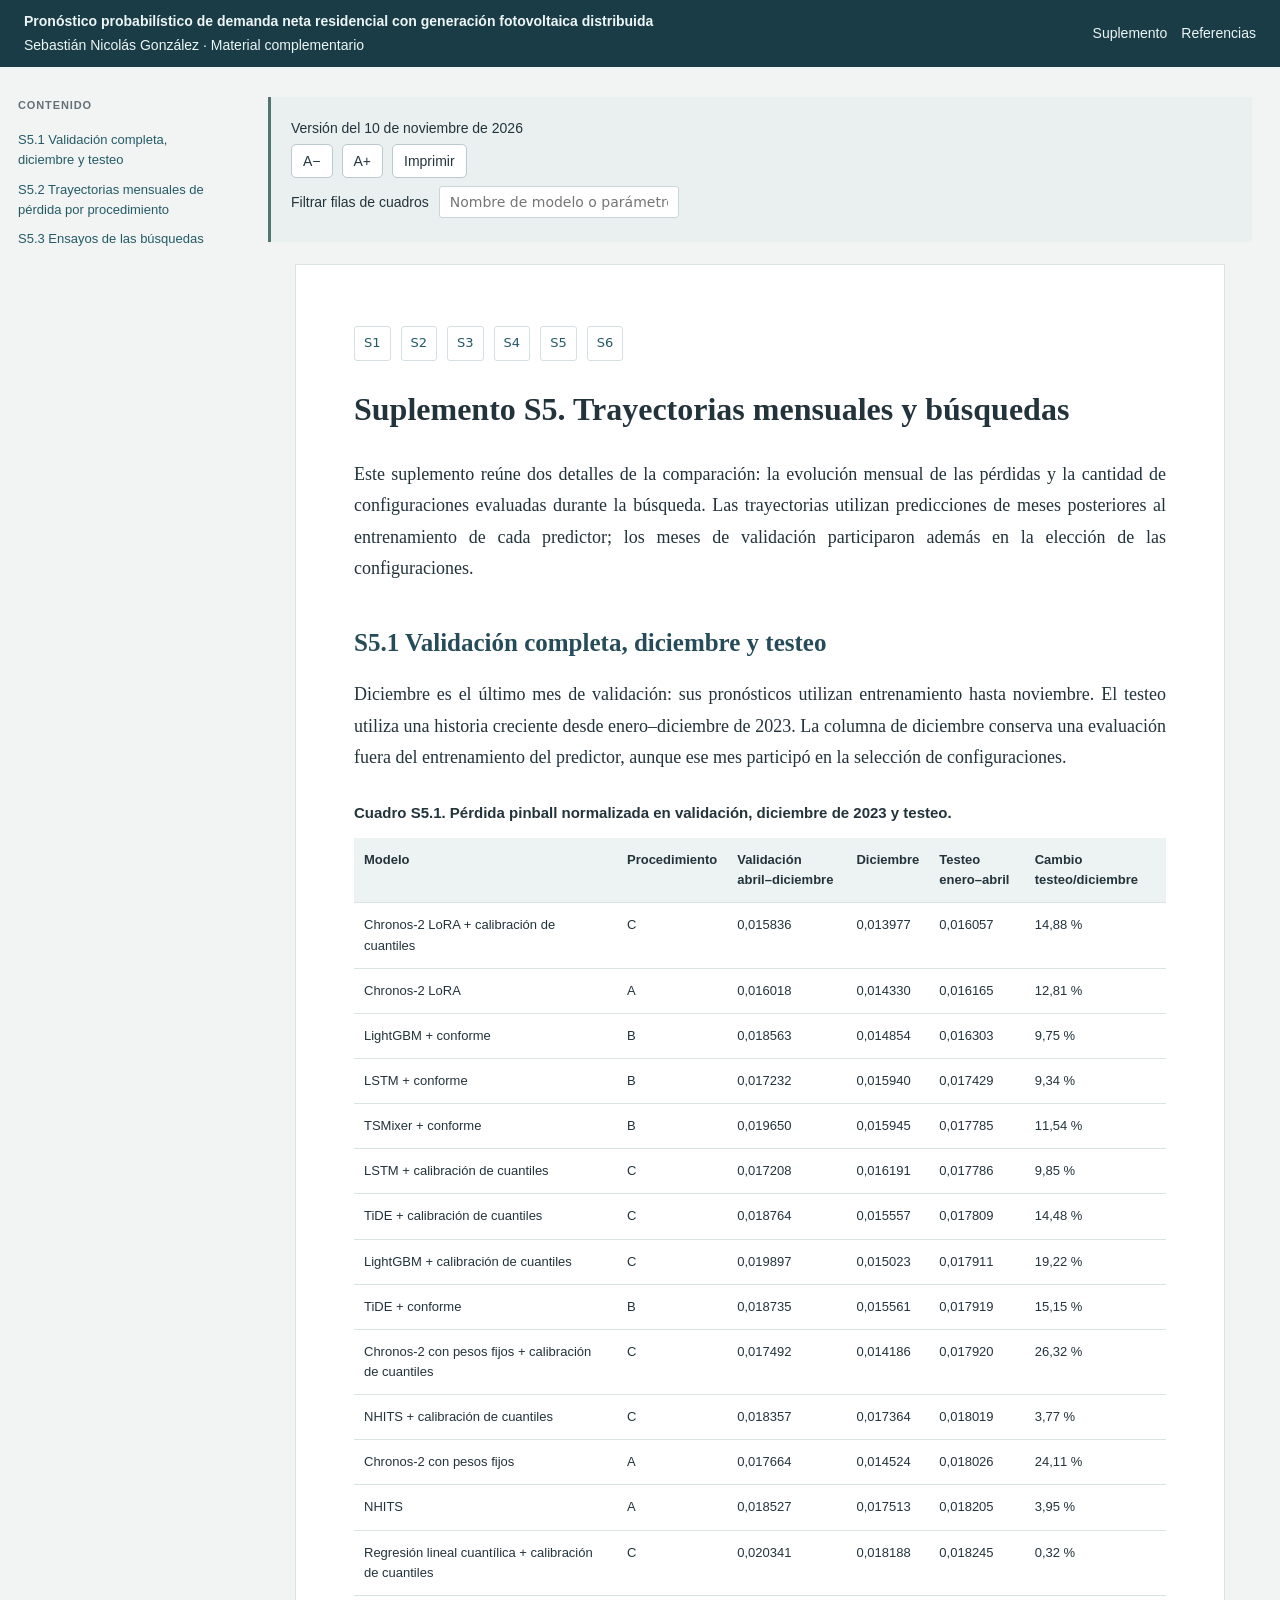
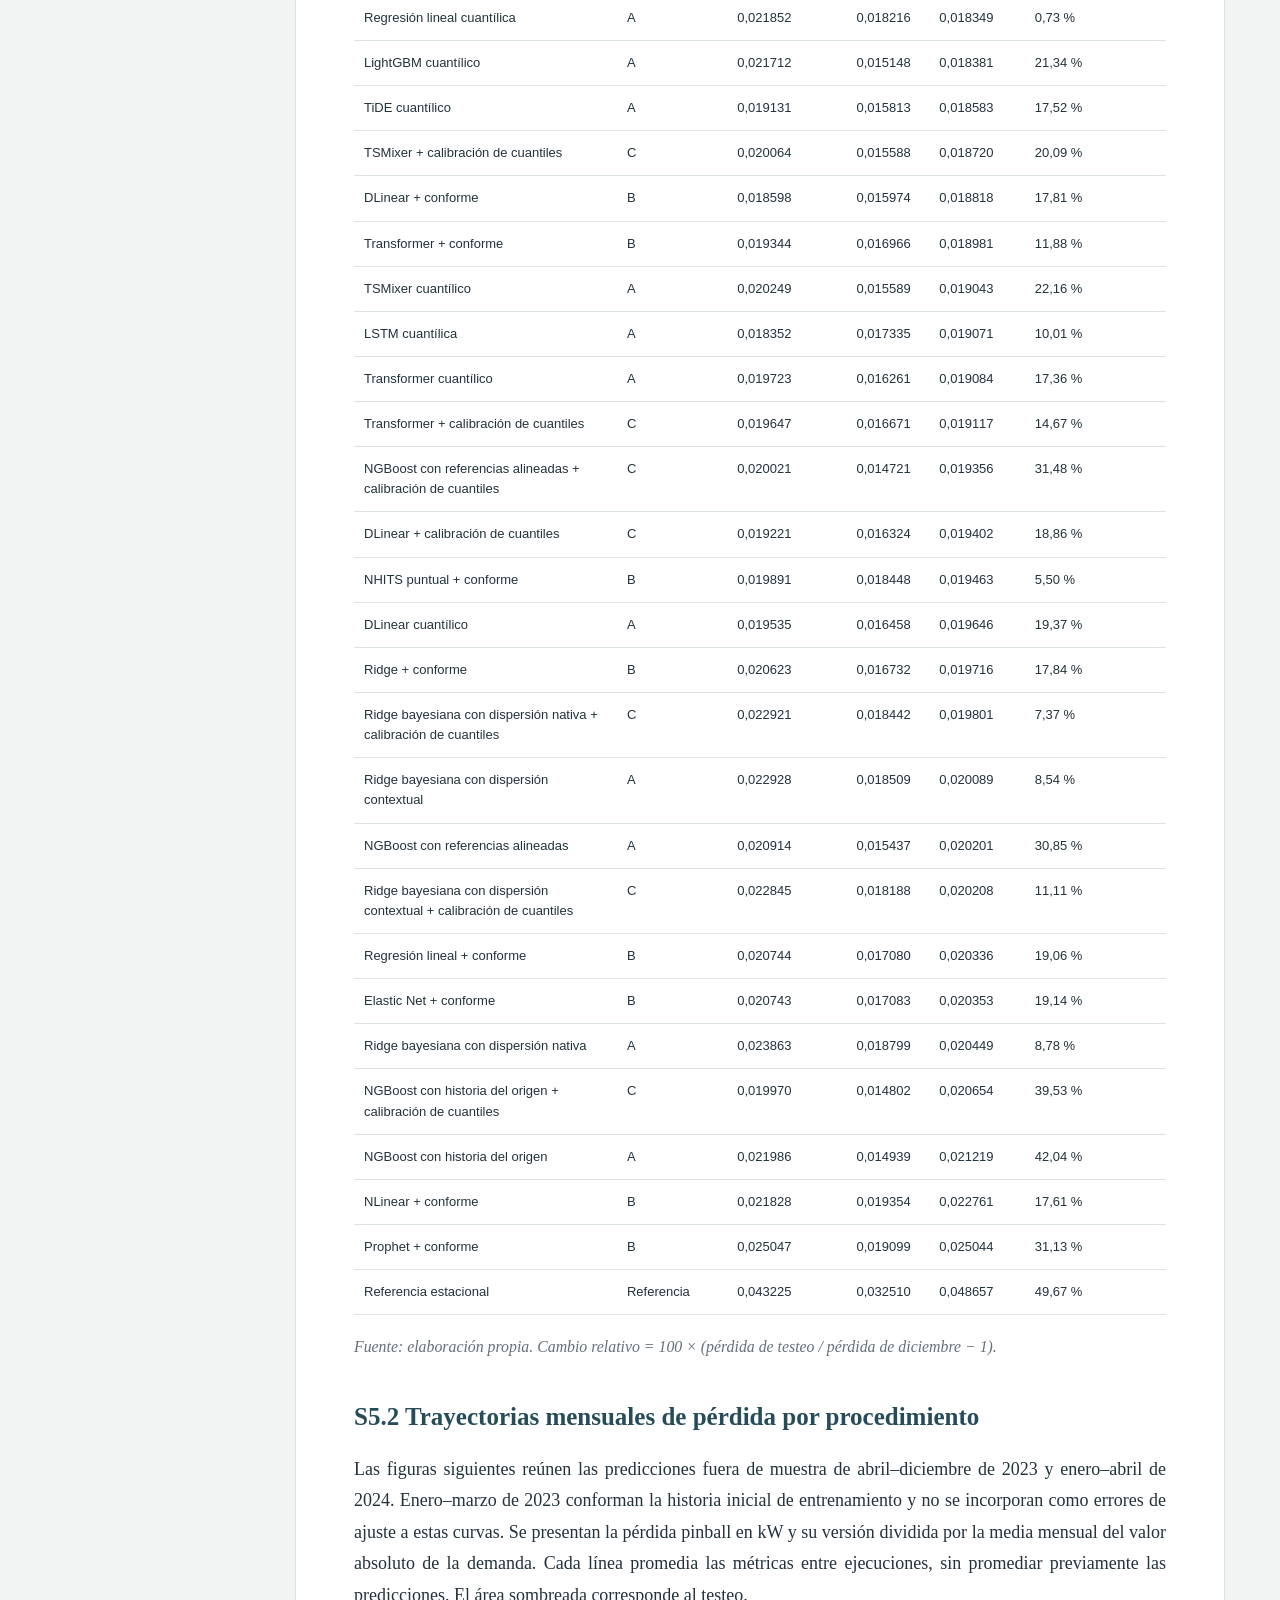
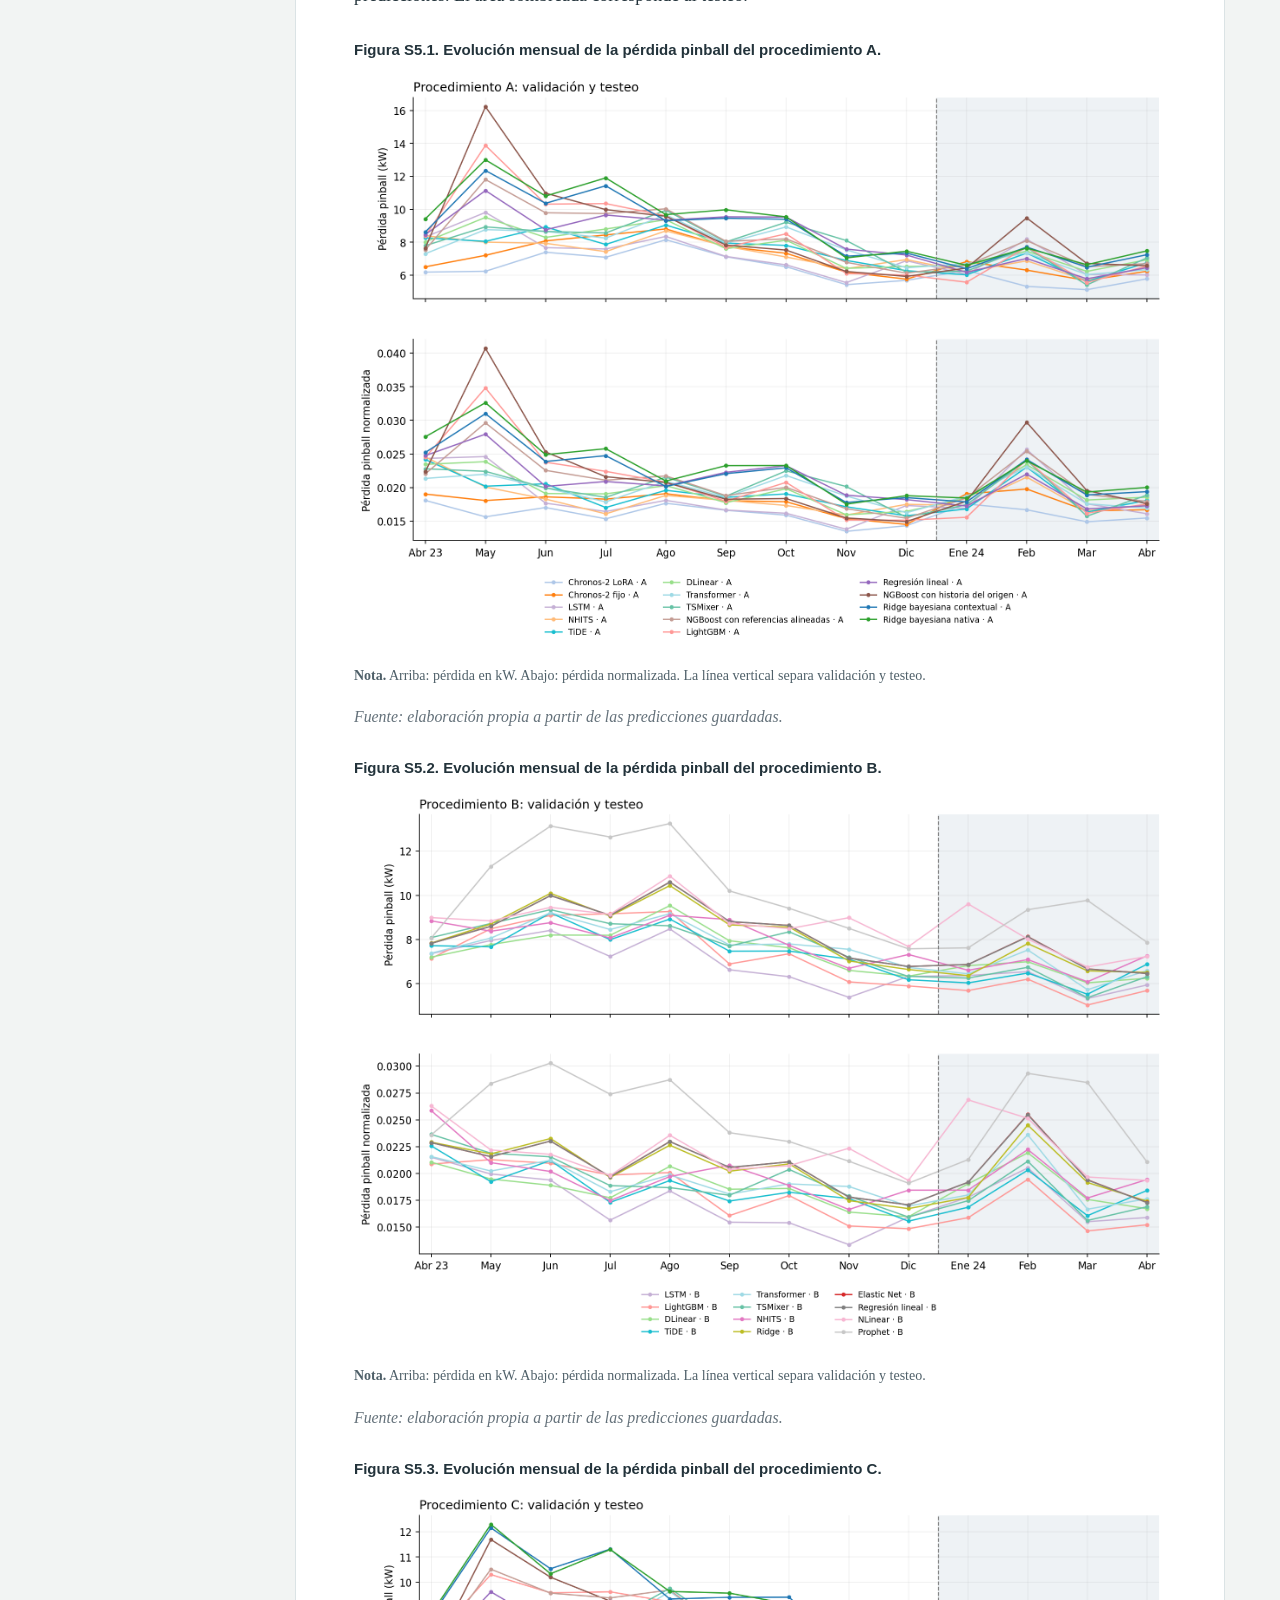
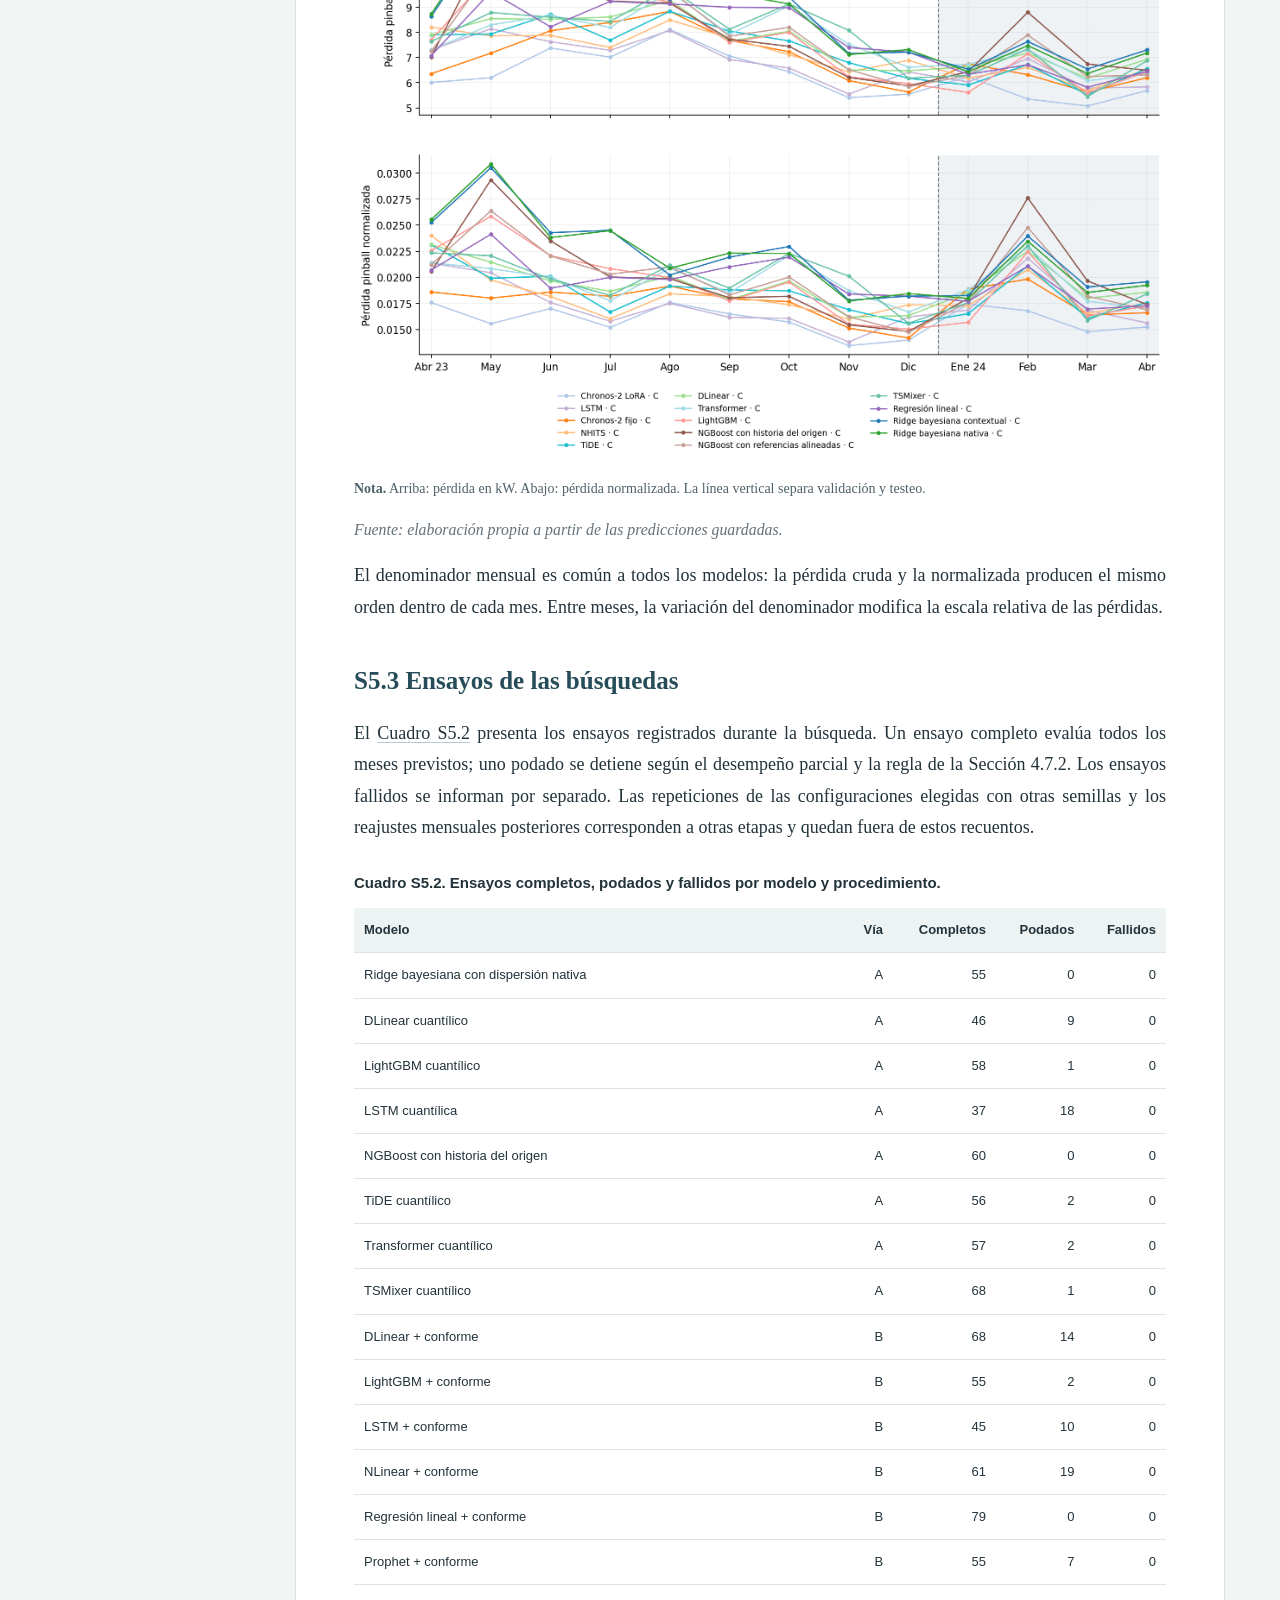
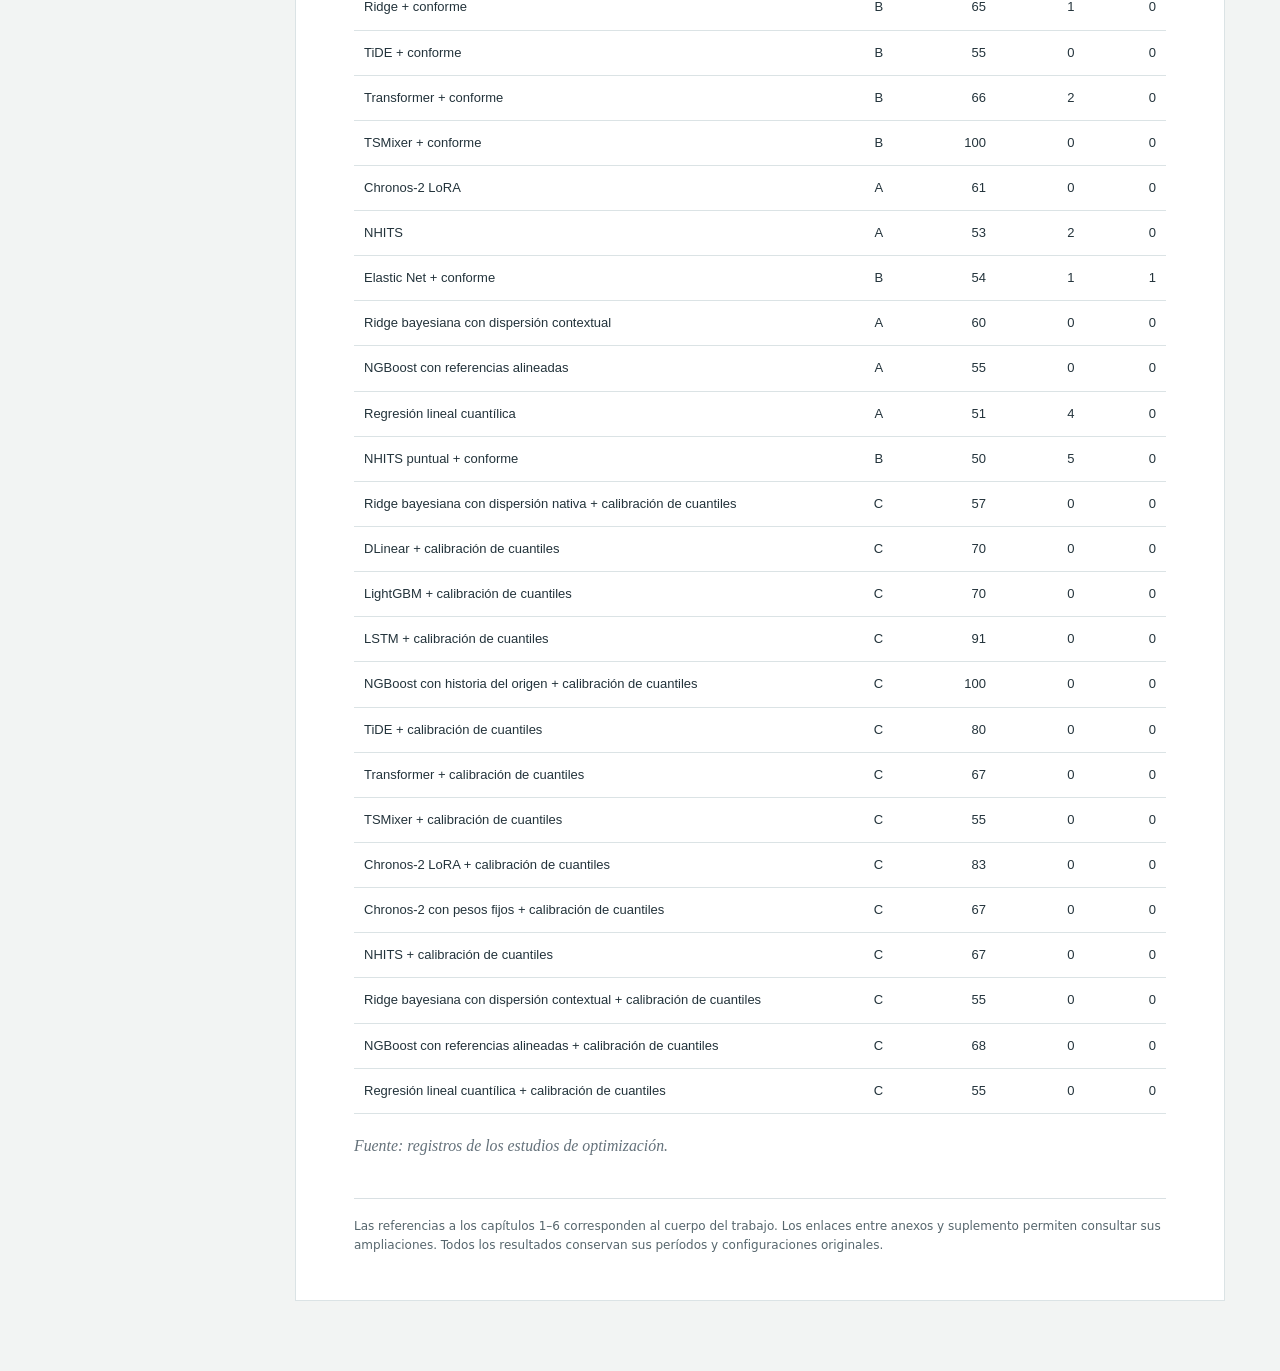
<file: docs/s5.html>
<!doctype html><html lang="es"><head><meta charset="utf-8"><meta name="viewport" content="width=device-width,initial-scale=1"><title>S5 · Trayectorias y búsquedas</title><link rel="stylesheet" href="estilos.css"></head><body><header><a class="brand" href="index.html">Demanda neta · material complementario</a><a href="index.html">Suplemento</a><a href="referencias.html">Referencias</a></header><div class="layout"><nav class="toc" aria-label="Índice del documento"><strong>Contenido</strong><a class="level2" href="#sec-s5-1">S5.1 Validación completa, diciembre y testeo</a><a class="level2" href="#sec-s5-2">S5.2 Trayectorias mensuales de pérdida por procedimiento</a><a class="level2" href="#sec-s5-3">S5.3 Ensayos de las búsquedas</a></nav><main class="reading"><div class="review-note"><p>Versión del 10 de noviembre de 2026</p><div class="toolbar"><button data-font="-1">A−</button><button data-font="1">A+</button><button onclick="window.print()">Imprimir</button></div><label class="table-filter">Filtrar filas de cuadros <input data-filter-tables placeholder="Nombre de modelo o parámetro" aria-label="Filtrar filas de los cuadros"></label></div><article class="paper"><nav class="doc-nav"><a href="s1.html">S1</a><a href="s2.html">S2</a><a href="s3.html">S3</a><a href="s4.html">S4</a><a href="s5.html">S5</a><a href="s6.html">S6</a></nav><div><h1 id="suplemento-s5-trayectorias-mensuales-y-busquedas">Suplemento S5. Trayectorias mensuales y búsquedas</h1>
<p>Este suplemento reúne dos detalles de la comparación: la evolución mensual de las pérdidas y la cantidad de configuraciones evaluadas durante la búsqueda. Las trayectorias utilizan predicciones de meses posteriores al entrenamiento de cada predictor; los meses de validación participaron además en la elección de las configuraciones.</p>
<h2 id="sec-s5-1">S5.1 Validación completa, diciembre y testeo</h2>
<p>Diciembre es el último mes de validación: sus pronósticos utilizan entrenamiento hasta noviembre. El testeo utiliza una historia creciente desde enero–diciembre de 2023. La columna de diciembre conserva una evaluación fuera del entrenamiento del predictor, aunque ese mes participó en la selección de configuraciones.</p>
<p class="caption" id="cuadro-s5-1"><strong>Cuadro S5.1. Pérdida pinball normalizada en validación, diciembre de 2023 y testeo.</strong></p>
<div class="table-scroll"><table>
<thead>
<tr>
  <th>Modelo</th>
  <th>Procedimiento</th>
  <th>Validación abril–diciembre</th>
  <th>Diciembre</th>
  <th>Testeo enero–abril</th>
  <th>Cambio testeo/diciembre</th>
</tr>
</thead>
<tbody>
<tr>
  <td>Chronos-2 LoRA + calibración de cuantiles</td>
  <td>C</td>
  <td>0,015836</td>
  <td>0,013977</td>
  <td>0,016057</td>
  <td>14,88 %</td>
</tr>
<tr>
  <td>Chronos-2 LoRA</td>
  <td>A</td>
  <td>0,016018</td>
  <td>0,014330</td>
  <td>0,016165</td>
  <td>12,81 %</td>
</tr>
<tr>
  <td>LightGBM + conforme</td>
  <td>B</td>
  <td>0,018563</td>
  <td>0,014854</td>
  <td>0,016303</td>
  <td>9,75 %</td>
</tr>
<tr>
  <td>LSTM + conforme</td>
  <td>B</td>
  <td>0,017232</td>
  <td>0,015940</td>
  <td>0,017429</td>
  <td>9,34 %</td>
</tr>
<tr>
  <td>TSMixer + conforme</td>
  <td>B</td>
  <td>0,019650</td>
  <td>0,015945</td>
  <td>0,017785</td>
  <td>11,54 %</td>
</tr>
<tr>
  <td>LSTM + calibración de cuantiles</td>
  <td>C</td>
  <td>0,017208</td>
  <td>0,016191</td>
  <td>0,017786</td>
  <td>9,85 %</td>
</tr>
<tr>
  <td>TiDE + calibración de cuantiles</td>
  <td>C</td>
  <td>0,018764</td>
  <td>0,015557</td>
  <td>0,017809</td>
  <td>14,48 %</td>
</tr>
<tr>
  <td>LightGBM + calibración de cuantiles</td>
  <td>C</td>
  <td>0,019897</td>
  <td>0,015023</td>
  <td>0,017911</td>
  <td>19,22 %</td>
</tr>
<tr>
  <td>TiDE + conforme</td>
  <td>B</td>
  <td>0,018735</td>
  <td>0,015561</td>
  <td>0,017919</td>
  <td>15,15 %</td>
</tr>
<tr>
  <td>Chronos-2 con pesos fijos + calibración de cuantiles</td>
  <td>C</td>
  <td>0,017492</td>
  <td>0,014186</td>
  <td>0,017920</td>
  <td>26,32 %</td>
</tr>
<tr>
  <td>NHITS + calibración de cuantiles</td>
  <td>C</td>
  <td>0,018357</td>
  <td>0,017364</td>
  <td>0,018019</td>
  <td>3,77 %</td>
</tr>
<tr>
  <td>Chronos-2 con pesos fijos</td>
  <td>A</td>
  <td>0,017664</td>
  <td>0,014524</td>
  <td>0,018026</td>
  <td>24,11 %</td>
</tr>
<tr>
  <td>NHITS</td>
  <td>A</td>
  <td>0,018527</td>
  <td>0,017513</td>
  <td>0,018205</td>
  <td>3,95 %</td>
</tr>
<tr>
  <td>Regresión lineal cuantílica + calibración de cuantiles</td>
  <td>C</td>
  <td>0,020341</td>
  <td>0,018188</td>
  <td>0,018245</td>
  <td>0,32 %</td>
</tr>
<tr>
  <td>Regresión lineal cuantílica</td>
  <td>A</td>
  <td>0,021852</td>
  <td>0,018216</td>
  <td>0,018349</td>
  <td>0,73 %</td>
</tr>
<tr>
  <td>LightGBM cuantílico</td>
  <td>A</td>
  <td>0,021712</td>
  <td>0,015148</td>
  <td>0,018381</td>
  <td>21,34 %</td>
</tr>
<tr>
  <td>TiDE cuantílico</td>
  <td>A</td>
  <td>0,019131</td>
  <td>0,015813</td>
  <td>0,018583</td>
  <td>17,52 %</td>
</tr>
<tr>
  <td>TSMixer + calibración de cuantiles</td>
  <td>C</td>
  <td>0,020064</td>
  <td>0,015588</td>
  <td>0,018720</td>
  <td>20,09 %</td>
</tr>
<tr>
  <td>DLinear + conforme</td>
  <td>B</td>
  <td>0,018598</td>
  <td>0,015974</td>
  <td>0,018818</td>
  <td>17,81 %</td>
</tr>
<tr>
  <td>Transformer + conforme</td>
  <td>B</td>
  <td>0,019344</td>
  <td>0,016966</td>
  <td>0,018981</td>
  <td>11,88 %</td>
</tr>
<tr>
  <td>TSMixer cuantílico</td>
  <td>A</td>
  <td>0,020249</td>
  <td>0,015589</td>
  <td>0,019043</td>
  <td>22,16 %</td>
</tr>
<tr>
  <td>LSTM cuantílica</td>
  <td>A</td>
  <td>0,018352</td>
  <td>0,017335</td>
  <td>0,019071</td>
  <td>10,01 %</td>
</tr>
<tr>
  <td>Transformer cuantílico</td>
  <td>A</td>
  <td>0,019723</td>
  <td>0,016261</td>
  <td>0,019084</td>
  <td>17,36 %</td>
</tr>
<tr>
  <td>Transformer + calibración de cuantiles</td>
  <td>C</td>
  <td>0,019647</td>
  <td>0,016671</td>
  <td>0,019117</td>
  <td>14,67 %</td>
</tr>
<tr>
  <td>NGBoost con referencias alineadas + calibración de cuantiles</td>
  <td>C</td>
  <td>0,020021</td>
  <td>0,014721</td>
  <td>0,019356</td>
  <td>31,48 %</td>
</tr>
<tr>
  <td>DLinear + calibración de cuantiles</td>
  <td>C</td>
  <td>0,019221</td>
  <td>0,016324</td>
  <td>0,019402</td>
  <td>18,86 %</td>
</tr>
<tr>
  <td>NHITS puntual + conforme</td>
  <td>B</td>
  <td>0,019891</td>
  <td>0,018448</td>
  <td>0,019463</td>
  <td>5,50 %</td>
</tr>
<tr>
  <td>DLinear cuantílico</td>
  <td>A</td>
  <td>0,019535</td>
  <td>0,016458</td>
  <td>0,019646</td>
  <td>19,37 %</td>
</tr>
<tr>
  <td>Ridge + conforme</td>
  <td>B</td>
  <td>0,020623</td>
  <td>0,016732</td>
  <td>0,019716</td>
  <td>17,84 %</td>
</tr>
<tr>
  <td>Ridge bayesiana con dispersión nativa + calibración de cuantiles</td>
  <td>C</td>
  <td>0,022921</td>
  <td>0,018442</td>
  <td>0,019801</td>
  <td>7,37 %</td>
</tr>
<tr>
  <td>Ridge bayesiana con dispersión contextual</td>
  <td>A</td>
  <td>0,022928</td>
  <td>0,018509</td>
  <td>0,020089</td>
  <td>8,54 %</td>
</tr>
<tr>
  <td>NGBoost con referencias alineadas</td>
  <td>A</td>
  <td>0,020914</td>
  <td>0,015437</td>
  <td>0,020201</td>
  <td>30,85 %</td>
</tr>
<tr>
  <td>Ridge bayesiana con dispersión contextual + calibración de cuantiles</td>
  <td>C</td>
  <td>0,022845</td>
  <td>0,018188</td>
  <td>0,020208</td>
  <td>11,11 %</td>
</tr>
<tr>
  <td>Regresión lineal + conforme</td>
  <td>B</td>
  <td>0,020744</td>
  <td>0,017080</td>
  <td>0,020336</td>
  <td>19,06 %</td>
</tr>
<tr>
  <td>Elastic Net + conforme</td>
  <td>B</td>
  <td>0,020743</td>
  <td>0,017083</td>
  <td>0,020353</td>
  <td>19,14 %</td>
</tr>
<tr>
  <td>Ridge bayesiana con dispersión nativa</td>
  <td>A</td>
  <td>0,023863</td>
  <td>0,018799</td>
  <td>0,020449</td>
  <td>8,78 %</td>
</tr>
<tr>
  <td>NGBoost con historia del origen + calibración de cuantiles</td>
  <td>C</td>
  <td>0,019970</td>
  <td>0,014802</td>
  <td>0,020654</td>
  <td>39,53 %</td>
</tr>
<tr>
  <td>NGBoost con historia del origen</td>
  <td>A</td>
  <td>0,021986</td>
  <td>0,014939</td>
  <td>0,021219</td>
  <td>42,04 %</td>
</tr>
<tr>
  <td>NLinear + conforme</td>
  <td>B</td>
  <td>0,021828</td>
  <td>0,019354</td>
  <td>0,022761</td>
  <td>17,61 %</td>
</tr>
<tr>
  <td>Prophet + conforme</td>
  <td>B</td>
  <td>0,025047</td>
  <td>0,019099</td>
  <td>0,025044</td>
  <td>31,13 %</td>
</tr>
<tr>
  <td>Referencia estacional</td>
  <td>Referencia</td>
  <td>0,043225</td>
  <td>0,032510</td>
  <td>0,048657</td>
  <td>49,67 %</td>
</tr>
</tbody>
</table>
</div><p class="source"><em>Fuente: elaboración propia. Cambio relativo = 100 × (pérdida de testeo / pérdida de diciembre − 1).</em></p>
<h2 id="sec-s5-2">S5.2 Trayectorias mensuales de pérdida por procedimiento</h2>
<p>Las figuras siguientes reúnen las predicciones fuera de muestra de abril–diciembre de 2023 y enero–abril de 2024. Enero–marzo de 2023 conforman la historia inicial de entrenamiento y no se incorporan como errores de ajuste a estas curvas. Se presentan la pérdida pinball en kW y su versión dividida por la media mensual del valor absoluto de la demanda. Cada línea promedia las métricas entre ejecuciones, sin promediar previamente las predicciones. El área sombreada corresponde al testeo.</p>
<p class="caption" id="figura-s5-1"><strong>Figura S5.1. Evolución mensual de la pérdida pinball del procedimiento A.</strong></p>
<p class="image"><img src="assets/91db5eabe747.png" alt="Figura S5.1. Evolución mensual de la pérdida pinball del procedimiento A." loading="lazy" title="Ampliar imagen" tabindex="0"></p>
<p class="note"><strong>Nota.</strong> Arriba: pérdida en kW. Abajo: pérdida normalizada. La línea vertical separa validación y testeo.</p>
<p class="source"><em>Fuente: elaboración propia a partir de las predicciones guardadas.</em></p>
<p class="caption" id="figura-s5-2"><strong>Figura S5.2. Evolución mensual de la pérdida pinball del procedimiento B.</strong></p>
<p class="image"><img src="assets/3cce63ab8bd7.png" alt="Figura S5.2. Evolución mensual de la pérdida pinball del procedimiento B." loading="lazy" title="Ampliar imagen" tabindex="0"></p>
<p class="note"><strong>Nota.</strong> Arriba: pérdida en kW. Abajo: pérdida normalizada. La línea vertical separa validación y testeo.</p>
<p class="source"><em>Fuente: elaboración propia a partir de las predicciones guardadas.</em></p>
<p class="caption" id="figura-s5-3"><strong>Figura S5.3. Evolución mensual de la pérdida pinball del procedimiento C.</strong></p>
<p class="image"><img src="assets/1aa4e5f583c3.png" alt="Figura S5.3. Evolución mensual de la pérdida pinball del procedimiento C." loading="lazy" title="Ampliar imagen" tabindex="0"></p>
<p class="note"><strong>Nota.</strong> Arriba: pérdida en kW. Abajo: pérdida normalizada. La línea vertical separa validación y testeo.</p>
<p class="source"><em>Fuente: elaboración propia a partir de las predicciones guardadas.</em></p>
<p>El denominador mensual es común a todos los modelos: la pérdida cruda y la normalizada producen el mismo orden dentro de cada mes. Entre meses, la variación del denominador modifica la escala relativa de las pérdidas.</p>
<h2 id="sec-s5-3">S5.3 Ensayos de las búsquedas</h2>
<p>El <a href="s5.html#cuadro-s5-2" class="crossref">Cuadro S5.2</a> presenta los ensayos registrados durante la búsqueda. Un ensayo completo evalúa todos los meses previstos; uno podado se detiene según el desempeño parcial y la regla de la Sección 4.7.2. Los ensayos fallidos se informan por separado. Las repeticiones de las configuraciones elegidas con otras semillas y los reajustes mensuales posteriores corresponden a otras etapas y quedan fuera de estos recuentos.</p>
<p class="caption" id="cuadro-s5-2"><strong>Cuadro S5.2. Ensayos completos, podados y fallidos por modelo y procedimiento.</strong></p>
<div class="table-scroll"><table>
<thead>
<tr>
  <th>Modelo</th>
  <th style="text-align:right">Vía</th>
  <th style="text-align:right">Completos</th>
  <th style="text-align:right">Podados</th>
  <th style="text-align:right">Fallidos</th>
</tr>
</thead>
<tbody>
<tr>
  <td>Ridge bayesiana con dispersión nativa</td>
  <td style="text-align:right">A</td>
  <td style="text-align:right">55</td>
  <td style="text-align:right">0</td>
  <td style="text-align:right">0</td>
</tr>
<tr>
  <td>DLinear cuantílico</td>
  <td style="text-align:right">A</td>
  <td style="text-align:right">46</td>
  <td style="text-align:right">9</td>
  <td style="text-align:right">0</td>
</tr>
<tr>
  <td>LightGBM cuantílico</td>
  <td style="text-align:right">A</td>
  <td style="text-align:right">58</td>
  <td style="text-align:right">1</td>
  <td style="text-align:right">0</td>
</tr>
<tr>
  <td>LSTM cuantílica</td>
  <td style="text-align:right">A</td>
  <td style="text-align:right">37</td>
  <td style="text-align:right">18</td>
  <td style="text-align:right">0</td>
</tr>
<tr>
  <td>NGBoost con historia del origen</td>
  <td style="text-align:right">A</td>
  <td style="text-align:right">60</td>
  <td style="text-align:right">0</td>
  <td style="text-align:right">0</td>
</tr>
<tr>
  <td>TiDE cuantílico</td>
  <td style="text-align:right">A</td>
  <td style="text-align:right">56</td>
  <td style="text-align:right">2</td>
  <td style="text-align:right">0</td>
</tr>
<tr>
  <td>Transformer cuantílico</td>
  <td style="text-align:right">A</td>
  <td style="text-align:right">57</td>
  <td style="text-align:right">2</td>
  <td style="text-align:right">0</td>
</tr>
<tr>
  <td>TSMixer cuantílico</td>
  <td style="text-align:right">A</td>
  <td style="text-align:right">68</td>
  <td style="text-align:right">1</td>
  <td style="text-align:right">0</td>
</tr>
<tr>
  <td>DLinear + conforme</td>
  <td style="text-align:right">B</td>
  <td style="text-align:right">68</td>
  <td style="text-align:right">14</td>
  <td style="text-align:right">0</td>
</tr>
<tr>
  <td>LightGBM + conforme</td>
  <td style="text-align:right">B</td>
  <td style="text-align:right">55</td>
  <td style="text-align:right">2</td>
  <td style="text-align:right">0</td>
</tr>
<tr>
  <td>LSTM + conforme</td>
  <td style="text-align:right">B</td>
  <td style="text-align:right">45</td>
  <td style="text-align:right">10</td>
  <td style="text-align:right">0</td>
</tr>
<tr>
  <td>NLinear + conforme</td>
  <td style="text-align:right">B</td>
  <td style="text-align:right">61</td>
  <td style="text-align:right">19</td>
  <td style="text-align:right">0</td>
</tr>
<tr>
  <td>Regresión lineal + conforme</td>
  <td style="text-align:right">B</td>
  <td style="text-align:right">79</td>
  <td style="text-align:right">0</td>
  <td style="text-align:right">0</td>
</tr>
<tr>
  <td>Prophet + conforme</td>
  <td style="text-align:right">B</td>
  <td style="text-align:right">55</td>
  <td style="text-align:right">7</td>
  <td style="text-align:right">0</td>
</tr>
<tr>
  <td>Ridge + conforme</td>
  <td style="text-align:right">B</td>
  <td style="text-align:right">65</td>
  <td style="text-align:right">1</td>
  <td style="text-align:right">0</td>
</tr>
<tr>
  <td>TiDE + conforme</td>
  <td style="text-align:right">B</td>
  <td style="text-align:right">55</td>
  <td style="text-align:right">0</td>
  <td style="text-align:right">0</td>
</tr>
<tr>
  <td>Transformer + conforme</td>
  <td style="text-align:right">B</td>
  <td style="text-align:right">66</td>
  <td style="text-align:right">2</td>
  <td style="text-align:right">0</td>
</tr>
<tr>
  <td>TSMixer + conforme</td>
  <td style="text-align:right">B</td>
  <td style="text-align:right">100</td>
  <td style="text-align:right">0</td>
  <td style="text-align:right">0</td>
</tr>
<tr>
  <td>Chronos-2 LoRA</td>
  <td style="text-align:right">A</td>
  <td style="text-align:right">61</td>
  <td style="text-align:right">0</td>
  <td style="text-align:right">0</td>
</tr>
<tr>
  <td>NHITS</td>
  <td style="text-align:right">A</td>
  <td style="text-align:right">53</td>
  <td style="text-align:right">2</td>
  <td style="text-align:right">0</td>
</tr>
<tr>
  <td>Elastic Net + conforme</td>
  <td style="text-align:right">B</td>
  <td style="text-align:right">54</td>
  <td style="text-align:right">1</td>
  <td style="text-align:right">1</td>
</tr>
<tr>
  <td>Ridge bayesiana con dispersión contextual</td>
  <td style="text-align:right">A</td>
  <td style="text-align:right">60</td>
  <td style="text-align:right">0</td>
  <td style="text-align:right">0</td>
</tr>
<tr>
  <td>NGBoost con referencias alineadas</td>
  <td style="text-align:right">A</td>
  <td style="text-align:right">55</td>
  <td style="text-align:right">0</td>
  <td style="text-align:right">0</td>
</tr>
<tr>
  <td>Regresión lineal cuantílica</td>
  <td style="text-align:right">A</td>
  <td style="text-align:right">51</td>
  <td style="text-align:right">4</td>
  <td style="text-align:right">0</td>
</tr>
<tr>
  <td>NHITS puntual + conforme</td>
  <td style="text-align:right">B</td>
  <td style="text-align:right">50</td>
  <td style="text-align:right">5</td>
  <td style="text-align:right">0</td>
</tr>
<tr>
  <td>Ridge bayesiana con dispersión nativa + calibración de cuantiles</td>
  <td style="text-align:right">C</td>
  <td style="text-align:right">57</td>
  <td style="text-align:right">0</td>
  <td style="text-align:right">0</td>
</tr>
<tr>
  <td>DLinear + calibración de cuantiles</td>
  <td style="text-align:right">C</td>
  <td style="text-align:right">70</td>
  <td style="text-align:right">0</td>
  <td style="text-align:right">0</td>
</tr>
<tr>
  <td>LightGBM + calibración de cuantiles</td>
  <td style="text-align:right">C</td>
  <td style="text-align:right">70</td>
  <td style="text-align:right">0</td>
  <td style="text-align:right">0</td>
</tr>
<tr>
  <td>LSTM + calibración de cuantiles</td>
  <td style="text-align:right">C</td>
  <td style="text-align:right">91</td>
  <td style="text-align:right">0</td>
  <td style="text-align:right">0</td>
</tr>
<tr>
  <td>NGBoost con historia del origen + calibración de cuantiles</td>
  <td style="text-align:right">C</td>
  <td style="text-align:right">100</td>
  <td style="text-align:right">0</td>
  <td style="text-align:right">0</td>
</tr>
<tr>
  <td>TiDE + calibración de cuantiles</td>
  <td style="text-align:right">C</td>
  <td style="text-align:right">80</td>
  <td style="text-align:right">0</td>
  <td style="text-align:right">0</td>
</tr>
<tr>
  <td>Transformer + calibración de cuantiles</td>
  <td style="text-align:right">C</td>
  <td style="text-align:right">67</td>
  <td style="text-align:right">0</td>
  <td style="text-align:right">0</td>
</tr>
<tr>
  <td>TSMixer + calibración de cuantiles</td>
  <td style="text-align:right">C</td>
  <td style="text-align:right">55</td>
  <td style="text-align:right">0</td>
  <td style="text-align:right">0</td>
</tr>
<tr>
  <td>Chronos-2 LoRA + calibración de cuantiles</td>
  <td style="text-align:right">C</td>
  <td style="text-align:right">83</td>
  <td style="text-align:right">0</td>
  <td style="text-align:right">0</td>
</tr>
<tr>
  <td>Chronos-2 con pesos fijos + calibración de cuantiles</td>
  <td style="text-align:right">C</td>
  <td style="text-align:right">67</td>
  <td style="text-align:right">0</td>
  <td style="text-align:right">0</td>
</tr>
<tr>
  <td>NHITS + calibración de cuantiles</td>
  <td style="text-align:right">C</td>
  <td style="text-align:right">67</td>
  <td style="text-align:right">0</td>
  <td style="text-align:right">0</td>
</tr>
<tr>
  <td>Ridge bayesiana con dispersión contextual + calibración de cuantiles</td>
  <td style="text-align:right">C</td>
  <td style="text-align:right">55</td>
  <td style="text-align:right">0</td>
  <td style="text-align:right">0</td>
</tr>
<tr>
  <td>NGBoost con referencias alineadas + calibración de cuantiles</td>
  <td style="text-align:right">C</td>
  <td style="text-align:right">68</td>
  <td style="text-align:right">0</td>
  <td style="text-align:right">0</td>
</tr>
<tr>
  <td>Regresión lineal cuantílica + calibración de cuantiles</td>
  <td style="text-align:right">C</td>
  <td style="text-align:right">55</td>
  <td style="text-align:right">0</td>
  <td style="text-align:right">0</td>
</tr>
</tbody>
</table>
</div><p class="source"><em>Fuente: registros de los estudios de optimización.</em></p>
</div><div class="page-footer">Las referencias a los capítulos 1–6 corresponden al cuerpo del trabajo. Los enlaces entre anexos y suplemento permiten consultar sus ampliaciones. Todos los resultados conservan sus períodos y configuraciones originales.</div></article></main></div><dialog id="zoom"><button>Cerrar imagen</button><img alt=""></dialog><script src="lectura.js"></script></body></html>
</file>
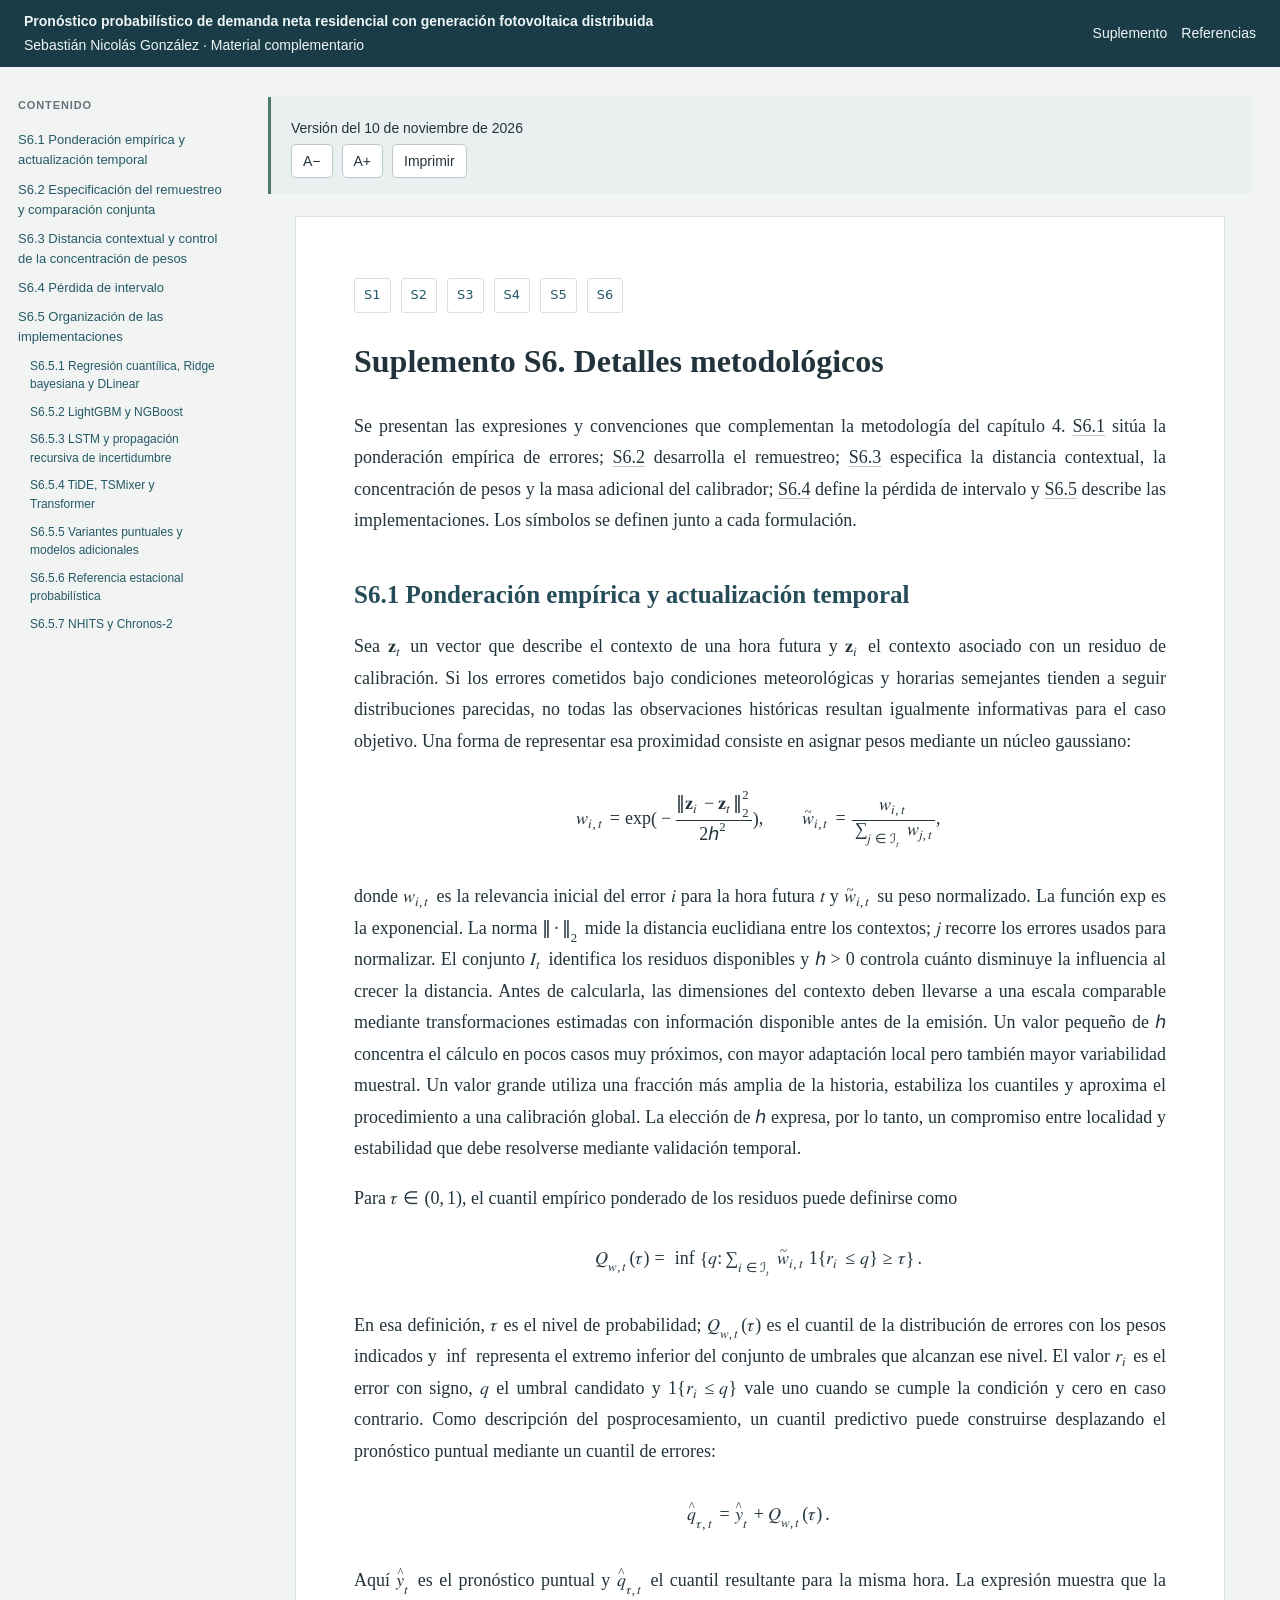
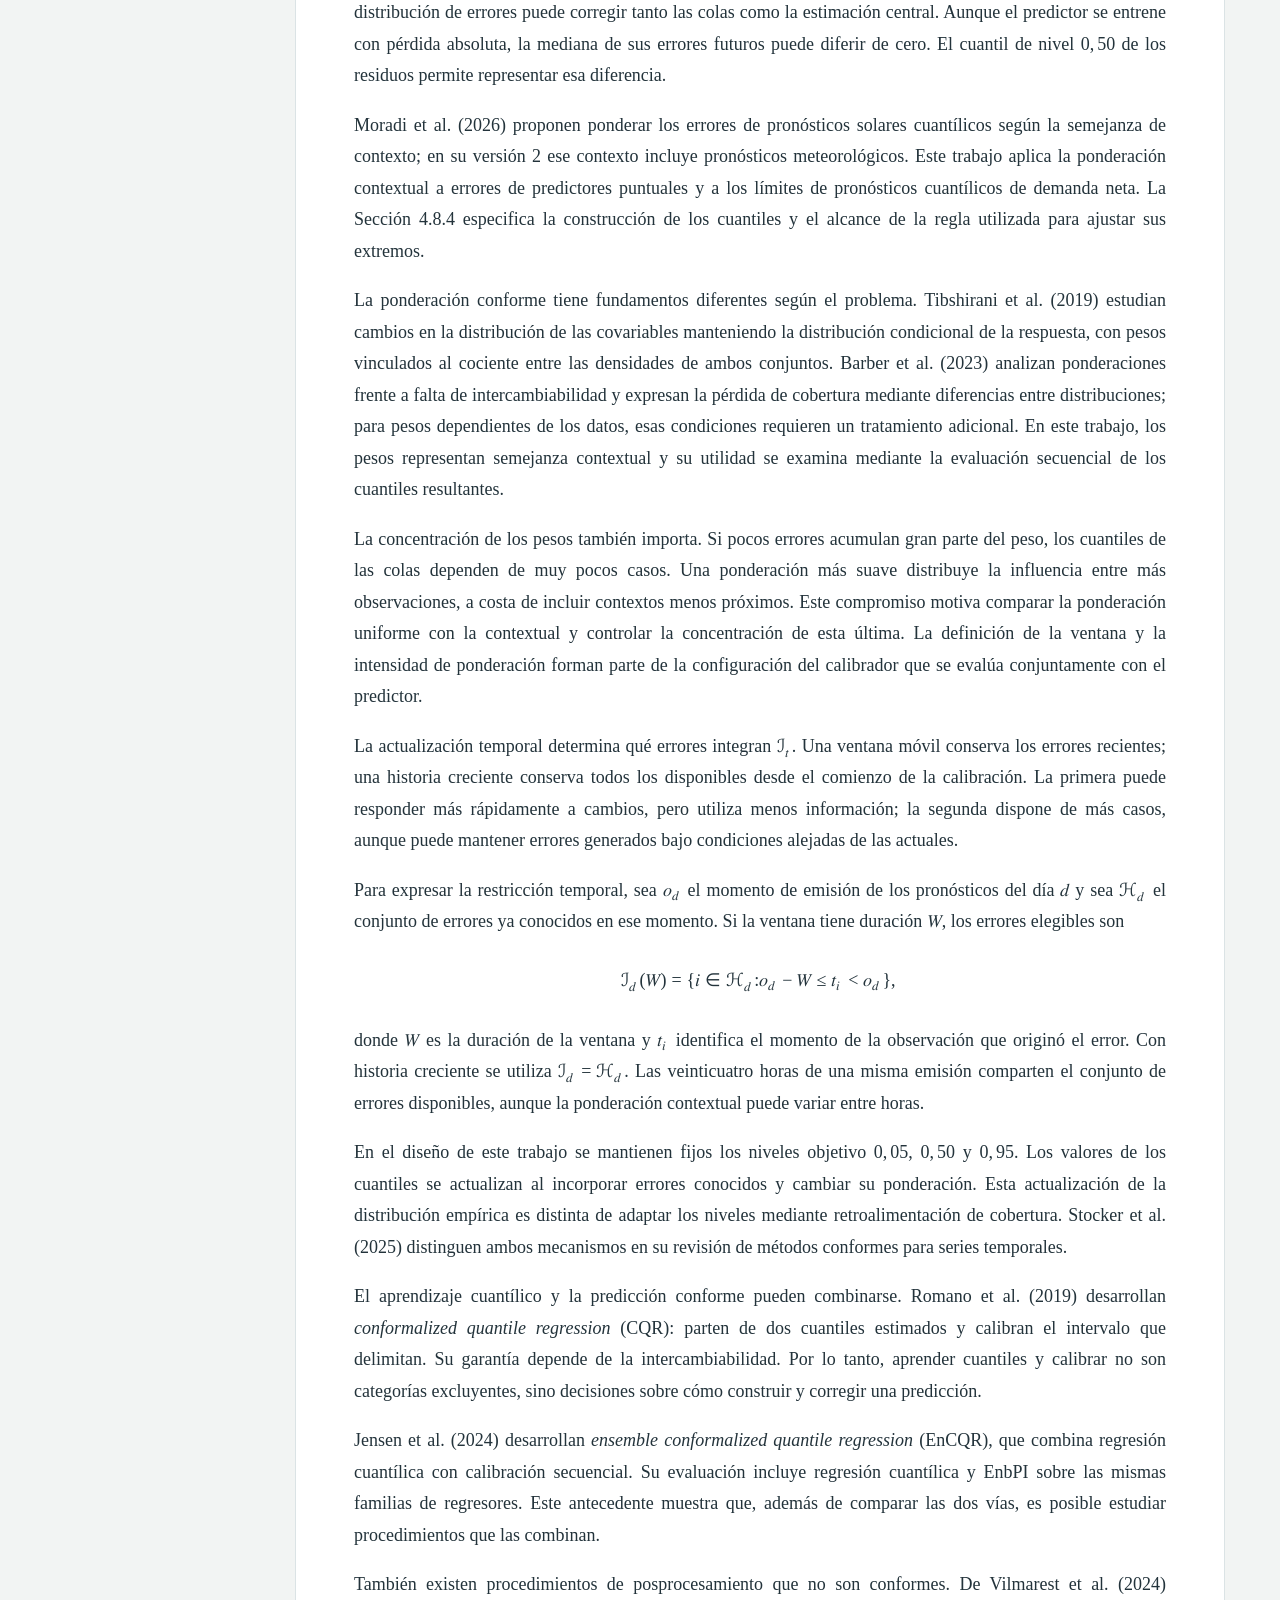
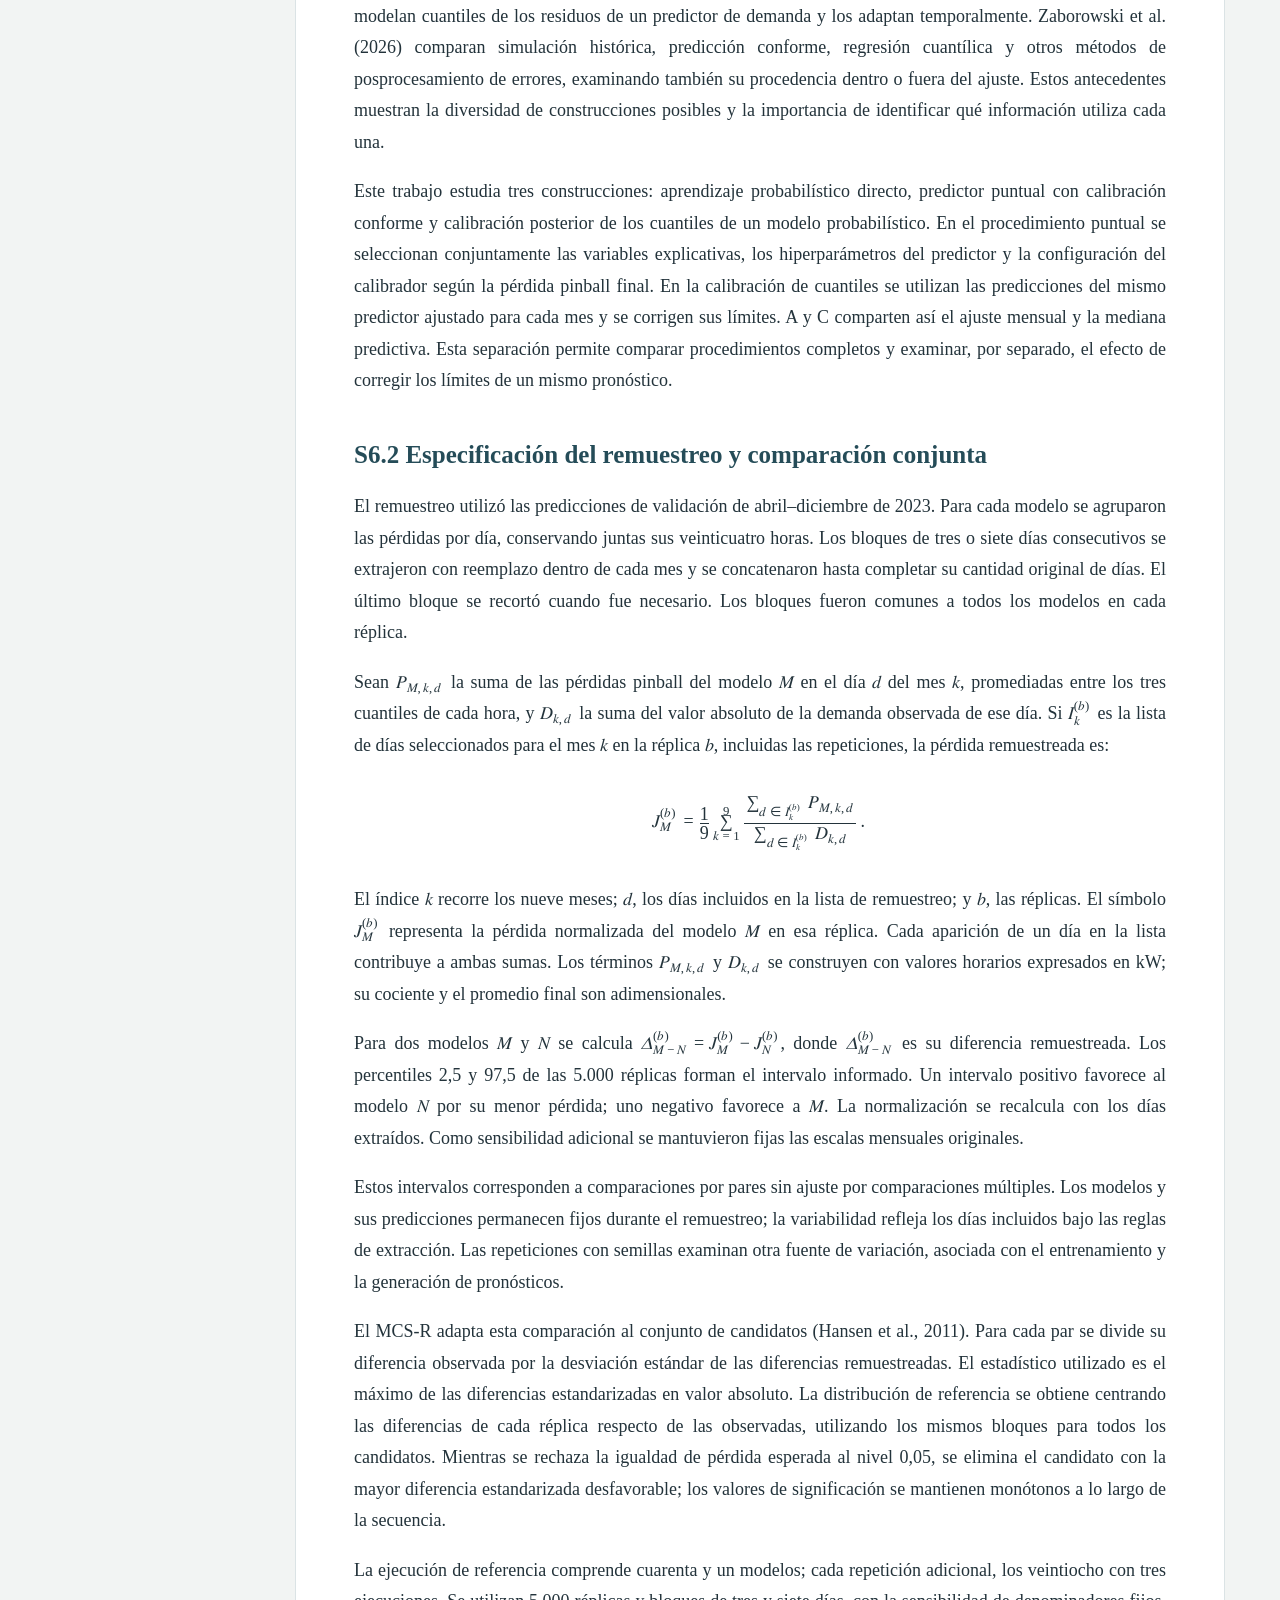
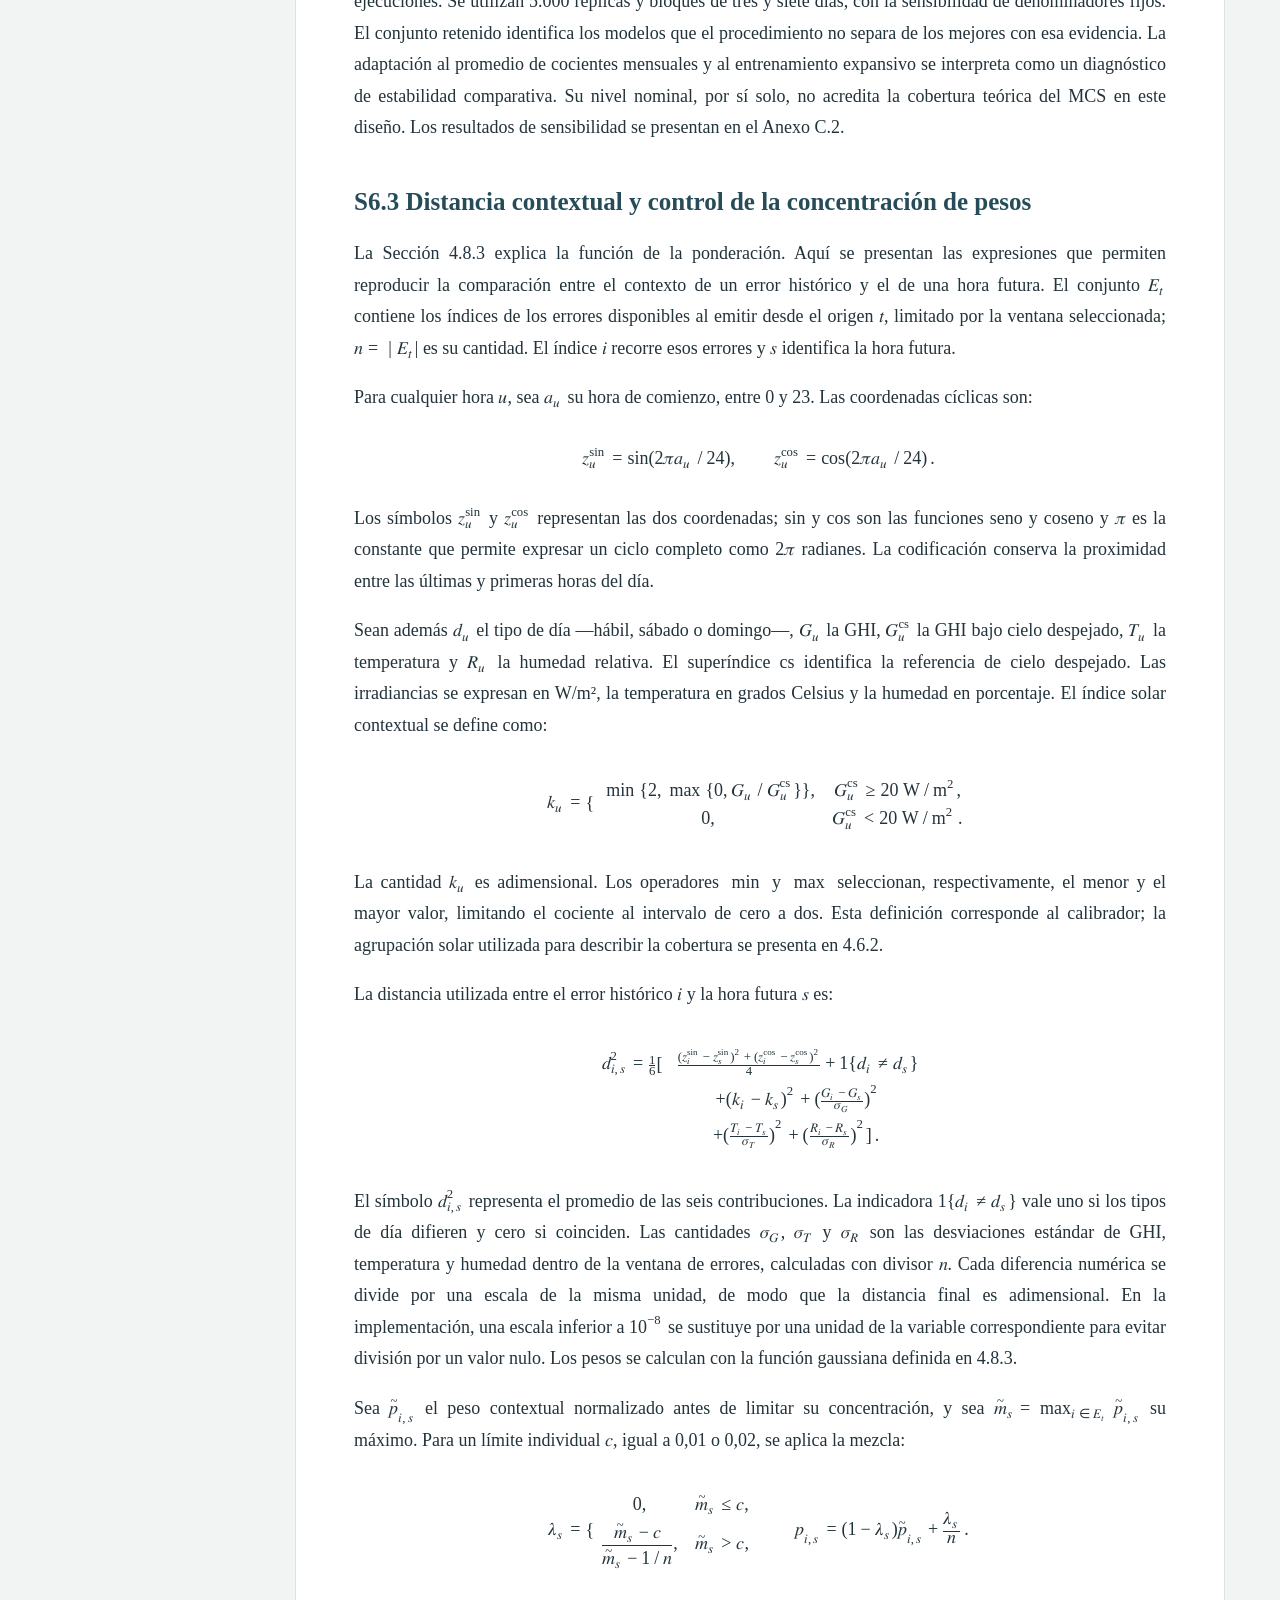
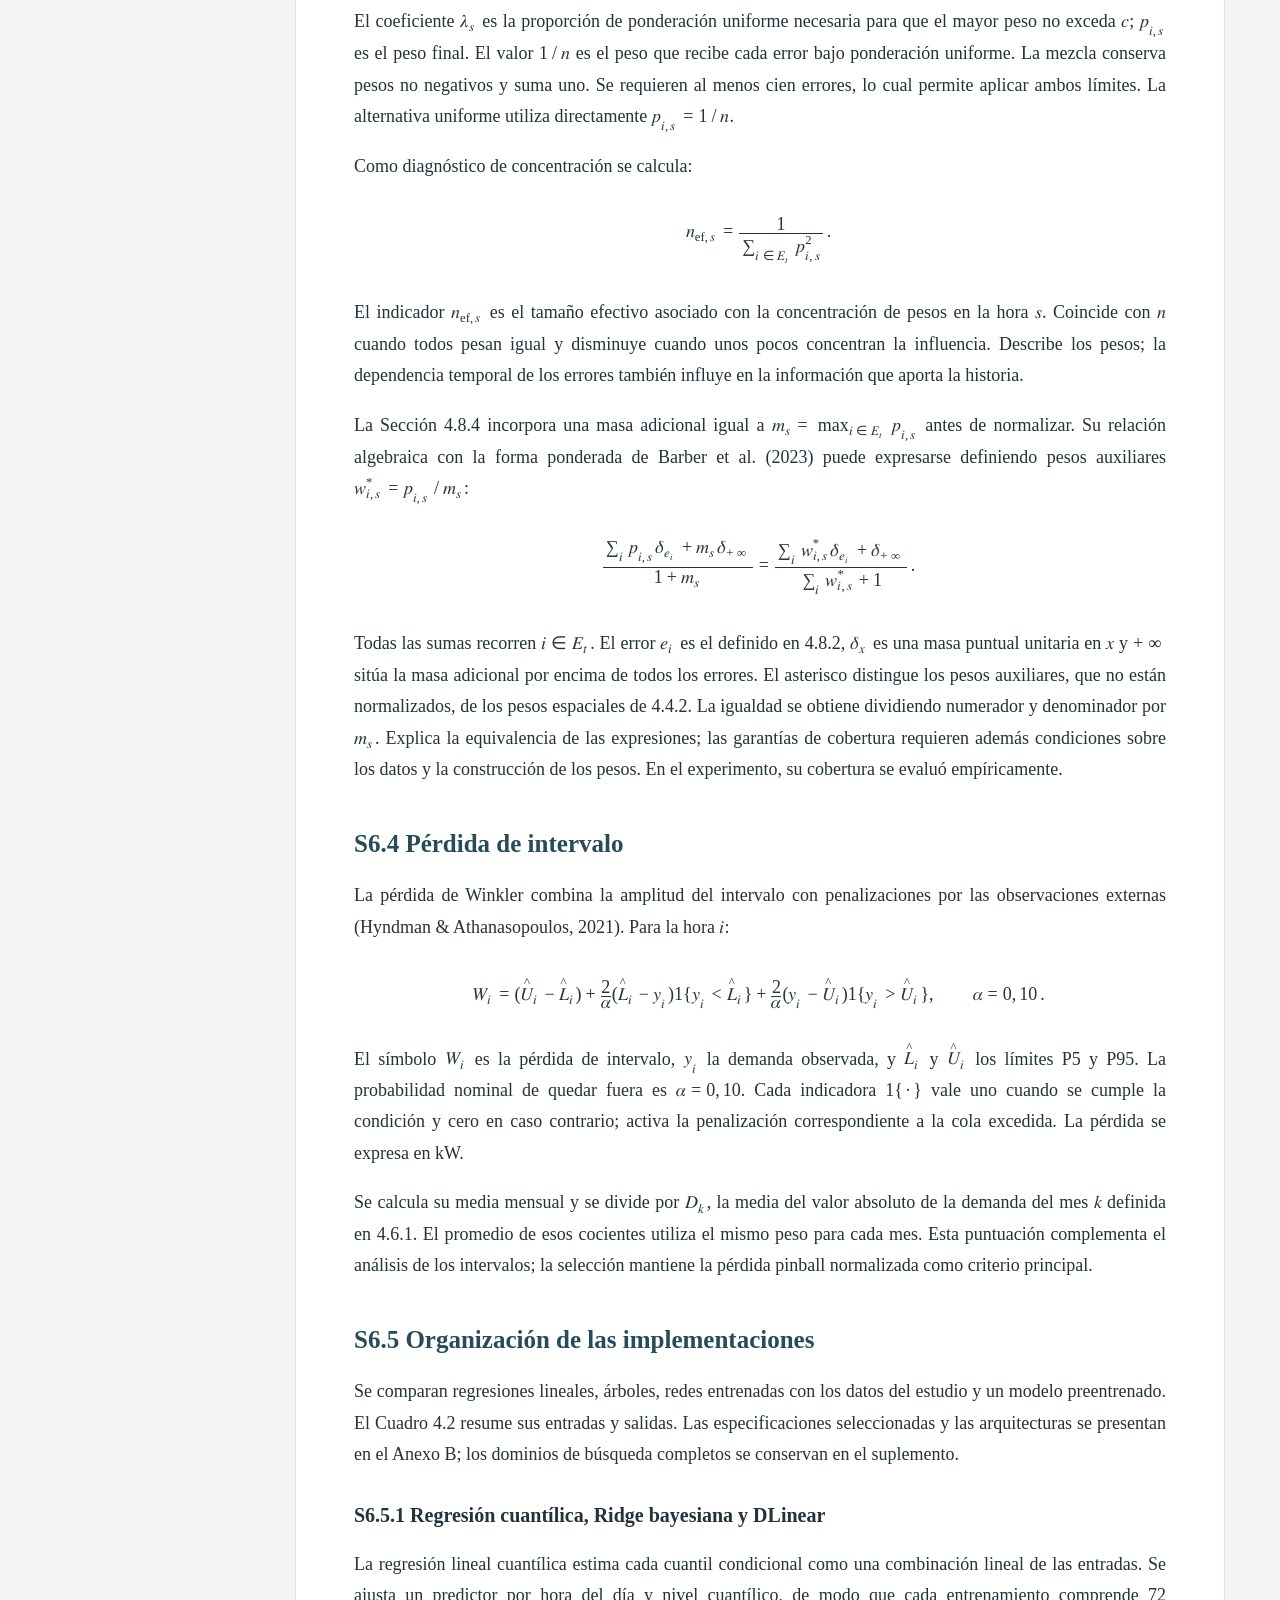
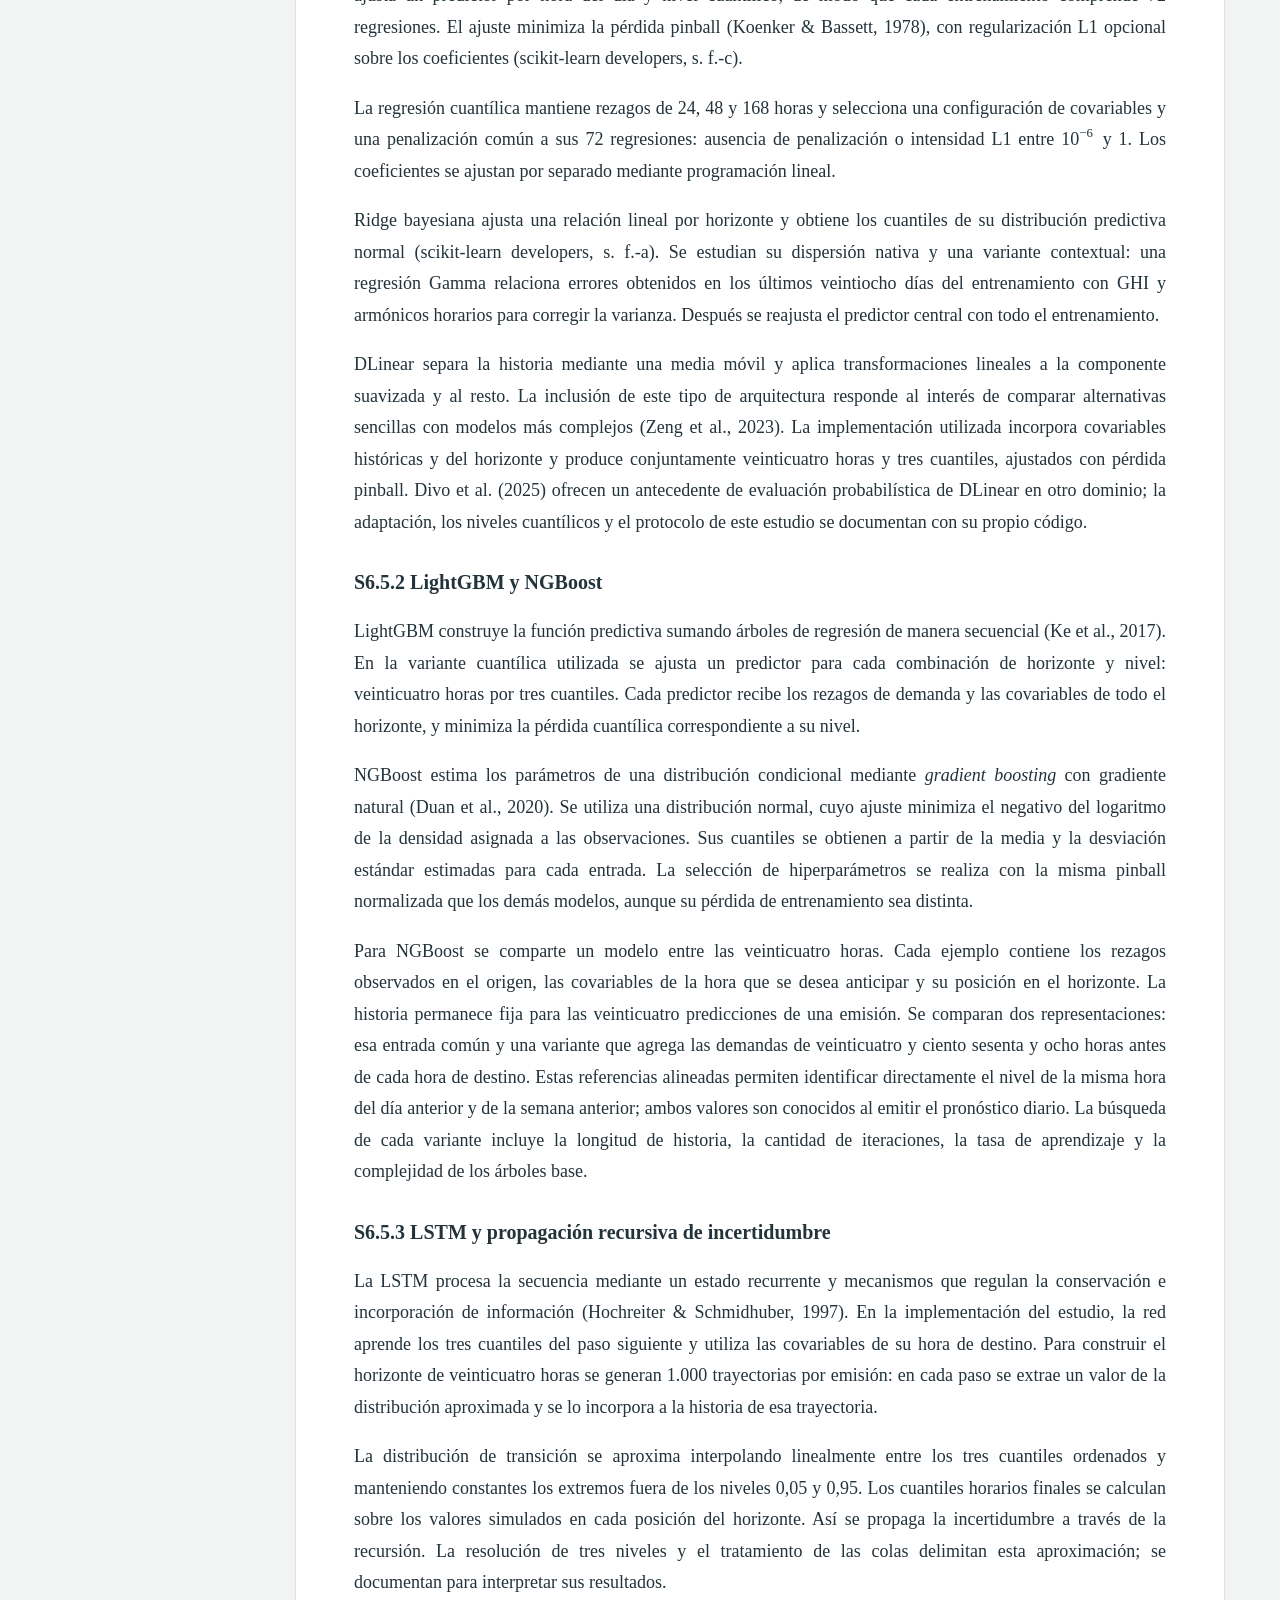
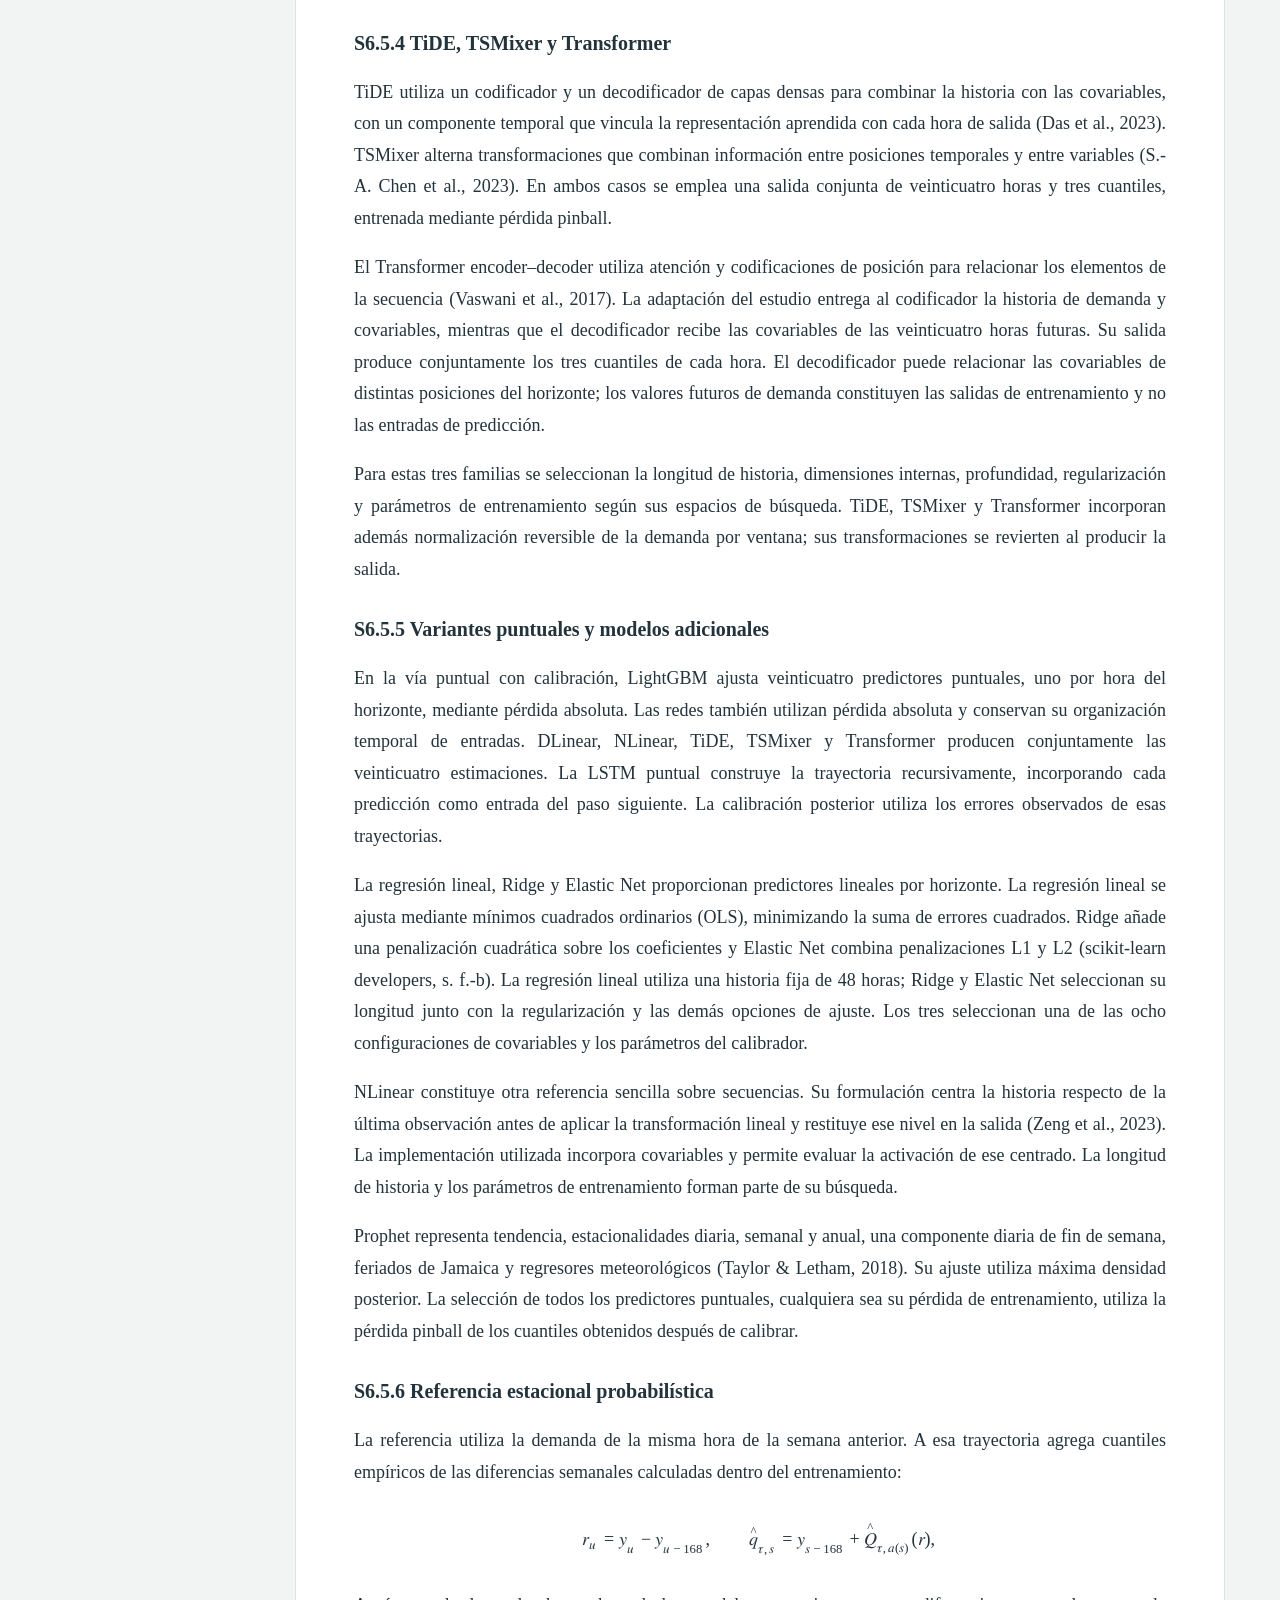
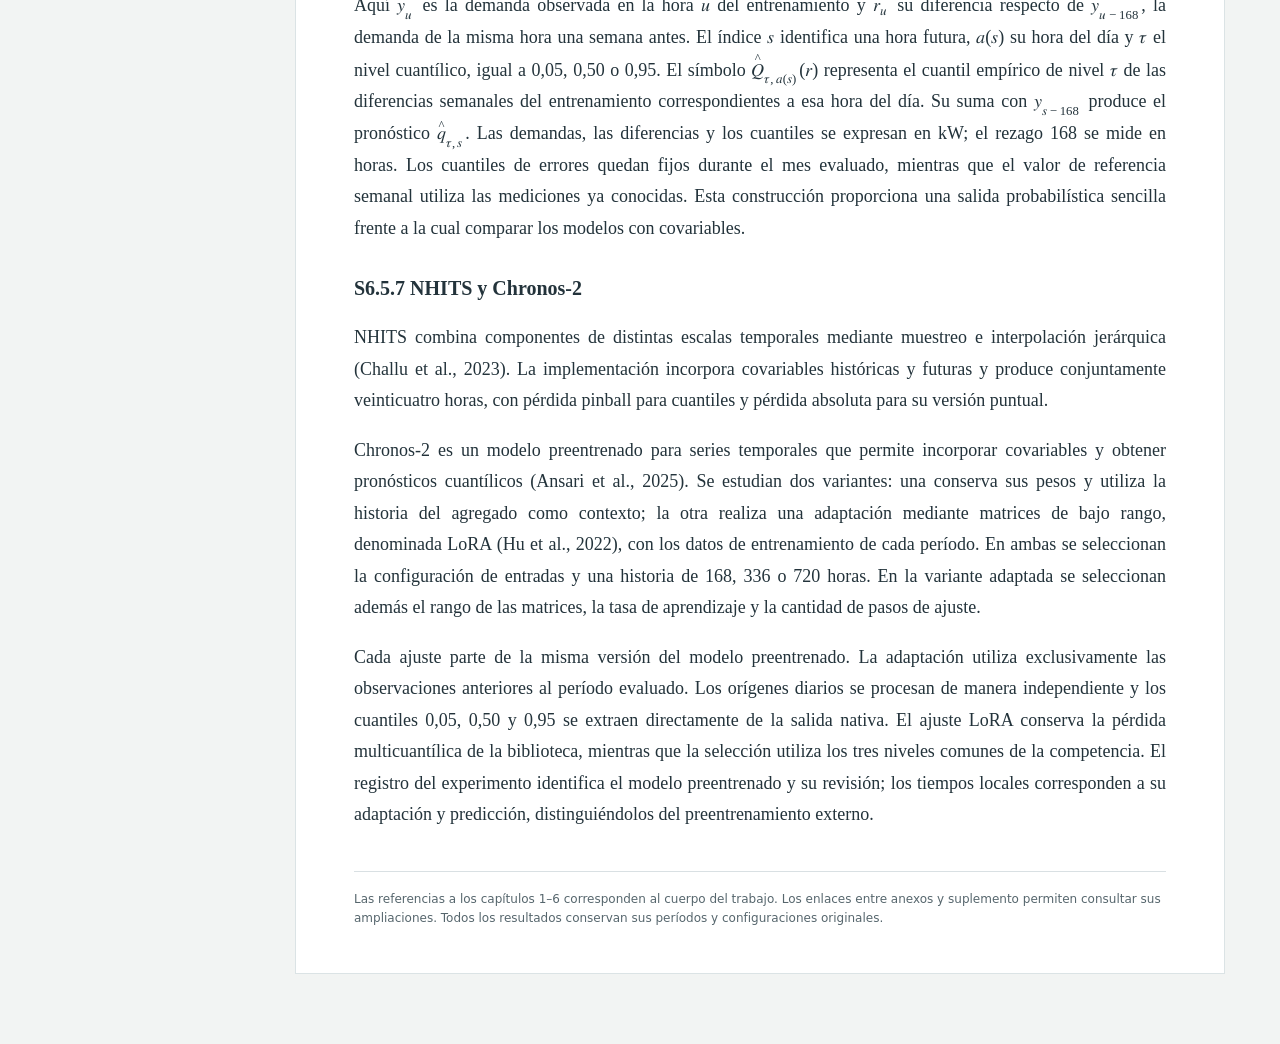
<file: docs/s6.html>
<!doctype html><html lang="es"><head><meta charset="utf-8"><meta name="viewport" content="width=device-width,initial-scale=1"><title>S6 · Detalles metodológicos</title><link rel="stylesheet" href="estilos.css"></head><body><header><a class="brand" href="index.html">Demanda neta · material complementario</a><a href="index.html">Suplemento</a><a href="referencias.html">Referencias</a></header><div class="layout"><nav class="toc" aria-label="Índice del documento"><strong>Contenido</strong><a class="level2" href="#sec-s6-1">S6.1 Ponderación empírica y actualización temporal</a><a class="level2" href="#sec-s6-2">S6.2 Especificación del remuestreo y comparación conjunta</a><a class="level2" href="#sec-s6-3">S6.3 Distancia contextual y control de la concentración de pesos</a><a class="level2" href="#sec-s6-4">S6.4 Pérdida de intervalo</a><a class="level2" href="#sec-s6-5">S6.5 Organización de las implementaciones</a><a class="level3" href="#sec-s6-5-1">S6.5.1 Regresión cuantílica, Ridge bayesiana y DLinear</a><a class="level3" href="#sec-s6-5-2">S6.5.2 LightGBM y NGBoost</a><a class="level3" href="#sec-s6-5-3">S6.5.3 LSTM y propagación recursiva de incertidumbre</a><a class="level3" href="#sec-s6-5-4">S6.5.4 TiDE, TSMixer y Transformer</a><a class="level3" href="#sec-s6-5-5">S6.5.5 Variantes puntuales y modelos adicionales</a><a class="level3" href="#sec-s6-5-6">S6.5.6 Referencia estacional probabilística</a><a class="level3" href="#sec-s6-5-7">S6.5.7 NHITS y Chronos-2</a></nav><main class="reading"><div class="review-note"><p>Versión del 10 de noviembre de 2026</p><div class="toolbar"><button data-font="-1">A−</button><button data-font="1">A+</button><button onclick="window.print()">Imprimir</button></div></div><article class="paper"><nav class="doc-nav"><a href="s1.html">S1</a><a href="s2.html">S2</a><a href="s3.html">S3</a><a href="s4.html">S4</a><a href="s5.html">S5</a><a href="s6.html">S6</a></nav><div><h1 id="suplemento-s6-detalles-metodologicos">Suplemento S6. Detalles metodológicos</h1>
<p>Se presentan las expresiones y convenciones que complementan la metodología del capítulo 4. <a href="s6.html#sec-s6-1" class="crossref">S6.1</a> sitúa la ponderación empírica de errores; <a href="s6.html#sec-s6-2" class="crossref">S6.2</a> desarrolla el remuestreo; <a href="s6.html#sec-s6-3" class="crossref">S6.3</a> especifica la distancia contextual, la concentración de pesos y la masa adicional del calibrador; <a href="s6.html#sec-s6-4" class="crossref">S6.4</a> define la pérdida de intervalo y <a href="s6.html#sec-s6-5" class="crossref">S6.5</a> describe las implementaciones. Los símbolos se definen junto a cada formulación.</p>
<h2 id="sec-s6-1">S6.1 Ponderación empírica y actualización temporal</h2>
<p>Sea <math xmlns="http://www.w3.org/1998/Math/MathML" display="inline" aria-label="\mathbf{z}_t"><mrow><msub><mi>𝐳</mi><mi>t</mi></msub></mrow></math> un vector que describe el contexto de una hora futura y <math xmlns="http://www.w3.org/1998/Math/MathML" display="inline" aria-label="\mathbf{z}_i"><mrow><msub><mi>𝐳</mi><mi>i</mi></msub></mrow></math> el contexto asociado con un residuo de calibración. Si los errores cometidos bajo condiciones meteorológicas y horarias semejantes tienden a seguir distribuciones parecidas, no todas las observaciones históricas resultan igualmente informativas para el caso objetivo. Una forma de representar esa proximidad consiste en asignar pesos mediante un núcleo gaussiano:</p>
<p><span class="display-math"><math xmlns="http://www.w3.org/1998/Math/MathML" display="block" aria-label="w_{i,t}=
\exp\left(
-\frac{\lVert\mathbf{z}_i-\mathbf{z}_t\rVert_2^2}{2h^2}
\right),
\qquad
\widetilde{w}_{i,t}=
\frac{w_{i,t}}{\sum_{j\in\mathcal{I}_t}w_{j,t}},"><mrow><msub><mi>w</mi><mrow><mi>i</mi><mo>,</mo><mi>t</mi></mrow></msub><mo>=</mo><mi>exp</mi><mrow><mo stretchy="true" fence="true" form="prefix">(</mo><mo>−</mo><mfrac><mrow><mo>‖</mo><msub><mi>𝐳</mi><mi>i</mi></msub><mo>−</mo><msub><mi>𝐳</mi><mi>t</mi></msub><msubsup><mo>‖</mo><mn>2</mn><mn>2</mn></msubsup></mrow><mrow><mn>2</mn><msup><mi>h</mi><mn>2</mn></msup></mrow></mfrac><mo stretchy="true" fence="true" form="postfix">)</mo></mrow><mo>,</mo><mspace width="2em"></mspace><msub><mover><mrow><mi>w</mi></mrow><mo>~</mo></mover><mrow><mi>i</mi><mo>,</mo><mi>t</mi></mrow></msub><mo>=</mo><mfrac><mrow><msub><mi>w</mi><mrow><mi>i</mi><mo>,</mo><mi>t</mi></mrow></msub></mrow><mrow><msub><mo>∑</mo><mrow><mi>j</mi><mo>∈</mo><msub><mi>ℐ</mi><mi>t</mi></msub></mrow></msub><msub><mi>w</mi><mrow><mi>j</mi><mo>,</mo><mi>t</mi></mrow></msub></mrow></mfrac><mo>,</mo></mrow></math></span></p>
<p>donde <math xmlns="http://www.w3.org/1998/Math/MathML" display="inline" aria-label="w_{i,t}"><mrow><msub><mi>w</mi><mrow><mi>i</mi><mo>,</mo><mi>t</mi></mrow></msub></mrow></math> es la relevancia inicial del error <math xmlns="http://www.w3.org/1998/Math/MathML" display="inline" aria-label="i"><mrow><mi>i</mi></mrow></math> para la hora futura <math xmlns="http://www.w3.org/1998/Math/MathML" display="inline" aria-label="t"><mrow><mi>t</mi></mrow></math> y <math xmlns="http://www.w3.org/1998/Math/MathML" display="inline" aria-label="\widetilde w_{i,t}"><mrow><msub><mover><mi>w</mi><mo>~</mo></mover><mrow><mi>i</mi><mo>,</mo><mi>t</mi></mrow></msub></mrow></math> su peso normalizado. La función <math xmlns="http://www.w3.org/1998/Math/MathML" display="inline" aria-label="\exp"><mrow><mi>exp</mi></mrow></math> es la exponencial. La norma <math xmlns="http://www.w3.org/1998/Math/MathML" display="inline" aria-label="\lVert\cdot\rVert_2"><mrow><mo>‖</mo><mo>·</mo><msub><mo>‖</mo><mn>2</mn></msub></mrow></math> mide la distancia euclidiana entre los contextos; <math xmlns="http://www.w3.org/1998/Math/MathML" display="inline" aria-label="j"><mrow><mi>j</mi></mrow></math> recorre los errores usados para normalizar. El conjunto <math xmlns="http://www.w3.org/1998/Math/MathML" display="inline" aria-label="\mathcal I_t"><mrow><msub><mi mathvariant="script">I</mi><mi>t</mi></msub></mrow></math> identifica los residuos disponibles y <math xmlns="http://www.w3.org/1998/Math/MathML" display="inline" aria-label="h&gt;0"><mrow><mi>h</mi><mo>&gt;</mo><mn>0</mn></mrow></math> controla cuánto disminuye la influencia al crecer la distancia. Antes de calcularla, las dimensiones del contexto deben llevarse a una escala comparable mediante transformaciones estimadas con información disponible antes de la emisión. Un valor pequeño de <math xmlns="http://www.w3.org/1998/Math/MathML" display="inline" aria-label="h"><mrow><mi>h</mi></mrow></math> concentra el cálculo en pocos casos muy próximos, con mayor adaptación local pero también mayor variabilidad muestral. Un valor grande utiliza una fracción más amplia de la historia, estabiliza los cuantiles y aproxima el procedimiento a una calibración global. La elección de <math xmlns="http://www.w3.org/1998/Math/MathML" display="inline" aria-label="h"><mrow><mi>h</mi></mrow></math> expresa, por lo tanto, un compromiso entre localidad y estabilidad que debe resolverse mediante validación temporal.</p>
<p>Para <math xmlns="http://www.w3.org/1998/Math/MathML" display="inline" aria-label="\tau\in(0,1)"><mrow><mi>τ</mi><mo>∈</mo><mo stretchy="false">(</mo><mn>0</mn><mo>,</mo><mn>1</mn><mo stretchy="false">)</mo></mrow></math>, el cuantil empírico ponderado de los residuos puede definirse como</p>
<p><span class="display-math"><math xmlns="http://www.w3.org/1998/Math/MathML" display="block" aria-label="Q_{w,t}(\tau)=
\inf\left\{
q:\sum_{i\in\mathcal{I}_t}
\widetilde{w}_{i,t}\,
\mathbf{1}\{r_i\leq q\}
\geq \tau
\right\}."><mrow><msub><mi>Q</mi><mrow><mi>w</mi><mo>,</mo><mi>t</mi></mrow></msub><mo stretchy="false">(</mo><mi>τ</mi><mo stretchy="false">)</mo><mo>=</mo><mo>inf</mo><mrow><mo stretchy="true" fence="true" form="prefix">{</mo><mi>q</mi><mi>:</mi><msub><mo>∑</mo><mrow><mi>i</mi><mo>∈</mo><msub><mi>ℐ</mi><mi>t</mi></msub></mrow></msub><msub><mover><mrow><mi>w</mi></mrow><mo>~</mo></mover><mrow><mi>i</mi><mo>,</mo><mi>t</mi></mrow></msub><mspace width="0.167em"></mspace><mrow><mn mathvariant="bold">1</mn></mrow><mo stretchy="false">{</mo><msub><mi>r</mi><mi>i</mi></msub><mo>≤</mo><mi>q</mi><mo stretchy="false">}</mo><mo>≥</mo><mi>τ</mi><mo stretchy="true" fence="true" form="postfix">}</mo></mrow><mo>.</mo></mrow></math></span></p>
<p>En esa definición, <math xmlns="http://www.w3.org/1998/Math/MathML" display="inline" aria-label="\tau"><mrow><mi>τ</mi></mrow></math> es el nivel de probabilidad; <math xmlns="http://www.w3.org/1998/Math/MathML" display="inline" aria-label="Q_{w,t}(\tau)"><mrow><msub><mi>Q</mi><mrow><mi>w</mi><mo>,</mo><mi>t</mi></mrow></msub><mo stretchy="false">(</mo><mi>τ</mi><mo stretchy="false">)</mo></mrow></math> es el cuantil de la distribución de errores con los pesos indicados y <math xmlns="http://www.w3.org/1998/Math/MathML" display="inline" aria-label="\inf"><mrow><mo>inf</mo></mrow></math> representa el extremo inferior del conjunto de umbrales que alcanzan ese nivel. El valor <math xmlns="http://www.w3.org/1998/Math/MathML" display="inline" aria-label="r_i"><mrow><msub><mi>r</mi><mi>i</mi></msub></mrow></math> es el error con signo, <math xmlns="http://www.w3.org/1998/Math/MathML" display="inline" aria-label="q"><mrow><mi>q</mi></mrow></math> el umbral candidato y <math xmlns="http://www.w3.org/1998/Math/MathML" display="inline" aria-label="\mathbf 1\{r_i\le q\}"><mrow><mn mathvariant="bold">1</mn><mo stretchy="false">{</mo><msub><mi>r</mi><mi>i</mi></msub><mo>≤</mo><mi>q</mi><mo stretchy="false">}</mo></mrow></math> vale uno cuando se cumple la condición y cero en caso contrario. Como descripción del posprocesamiento, un cuantil predictivo puede construirse desplazando el pronóstico puntual mediante un cuantil de errores:</p>
<p><span class="display-math"><math xmlns="http://www.w3.org/1998/Math/MathML" display="block" aria-label="\widehat q_{\tau,t}=\widehat y_t+Q_{w,t}(\tau)."><mrow><msub><mover><mi>q</mi><mo>^</mo></mover><mrow><mi>τ</mi><mo>,</mo><mi>t</mi></mrow></msub><mo>=</mo><msub><mover><mi>y</mi><mo>^</mo></mover><mi>t</mi></msub><mo>+</mo><msub><mi>Q</mi><mrow><mi>w</mi><mo>,</mo><mi>t</mi></mrow></msub><mo stretchy="false">(</mo><mi>τ</mi><mo stretchy="false">)</mo><mo>.</mo></mrow></math></span></p>
<p>Aquí <math xmlns="http://www.w3.org/1998/Math/MathML" display="inline" aria-label="\widehat y_t"><mrow><msub><mover><mi>y</mi><mo>^</mo></mover><mi>t</mi></msub></mrow></math> es el pronóstico puntual y <math xmlns="http://www.w3.org/1998/Math/MathML" display="inline" aria-label="\widehat q_{\tau,t}"><mrow><msub><mover><mi>q</mi><mo>^</mo></mover><mrow><mi>τ</mi><mo>,</mo><mi>t</mi></mrow></msub></mrow></math> el cuantil resultante para la misma hora. La expresión muestra que la distribución de errores puede corregir tanto las colas como la estimación central. Aunque el predictor se entrene con pérdida absoluta, la mediana de sus errores futuros puede diferir de cero. El cuantil de nivel <math xmlns="http://www.w3.org/1998/Math/MathML" display="inline" aria-label="0{,}50"><mrow><mn>0</mn><mrow><mo>,</mo></mrow><mn>50</mn></mrow></math> de los residuos permite representar esa diferencia.</p>
<p>Moradi et al. (2026) proponen ponderar los errores de pronósticos solares cuantílicos según la semejanza de contexto; en su versión 2 ese contexto incluye pronósticos meteorológicos. Este trabajo aplica la ponderación contextual a errores de predictores puntuales y a los límites de pronósticos cuantílicos de demanda neta. La Sección 4.8.4 especifica la construcción de los cuantiles y el alcance de la regla utilizada para ajustar sus extremos.</p>
<p>La ponderación conforme tiene fundamentos diferentes según el problema. Tibshirani et al. (2019) estudian cambios en la distribución de las covariables manteniendo la distribución condicional de la respuesta, con pesos vinculados al cociente entre las densidades de ambos conjuntos. Barber et al. (2023) analizan ponderaciones frente a falta de intercambiabilidad y expresan la pérdida de cobertura mediante diferencias entre distribuciones; para pesos dependientes de los datos, esas condiciones requieren un tratamiento adicional. En este trabajo, los pesos representan semejanza contextual y su utilidad se examina mediante la evaluación secuencial de los cuantiles resultantes.</p>
<p>La concentración de los pesos también importa. Si pocos errores acumulan gran parte del peso, los cuantiles de las colas dependen de muy pocos casos. Una ponderación más suave distribuye la influencia entre más observaciones, a costa de incluir contextos menos próximos. Este compromiso motiva comparar la ponderación uniforme con la contextual y controlar la concentración de esta última. La definición de la ventana y la intensidad de ponderación forman parte de la configuración del calibrador que se evalúa conjuntamente con el predictor.</p>
<p>La actualización temporal determina qué errores integran <math xmlns="http://www.w3.org/1998/Math/MathML" display="inline" aria-label="\mathcal{I}_t"><mrow><msub><mi>ℐ</mi><mi>t</mi></msub></mrow></math>. Una ventana móvil conserva los errores recientes; una historia creciente conserva todos los disponibles desde el comienzo de la calibración. La primera puede responder más rápidamente a cambios, pero utiliza menos información; la segunda dispone de más casos, aunque puede mantener errores generados bajo condiciones alejadas de las actuales.</p>
<p>Para expresar la restricción temporal, sea <math xmlns="http://www.w3.org/1998/Math/MathML" display="inline" aria-label="o_d"><mrow><msub><mi>o</mi><mi>d</mi></msub></mrow></math> el momento de emisión de los pronósticos del día <math xmlns="http://www.w3.org/1998/Math/MathML" display="inline" aria-label="d"><mrow><mi>d</mi></mrow></math> y sea <math xmlns="http://www.w3.org/1998/Math/MathML" display="inline" aria-label="\mathcal{H}_d"><mrow><msub><mi>ℋ</mi><mi>d</mi></msub></mrow></math> el conjunto de errores ya conocidos en ese momento. Si la ventana tiene duración <math xmlns="http://www.w3.org/1998/Math/MathML" display="inline" aria-label="W"><mrow><mi>W</mi></mrow></math>, los errores elegibles son</p>
<p><span class="display-math"><math xmlns="http://www.w3.org/1998/Math/MathML" display="block" aria-label="\mathcal{I}_d(W)=
\{i\in\mathcal{H}_d:o_d-W\leq t_i&lt;o_d\},"><mrow><msub><mi>ℐ</mi><mi>d</mi></msub><mo stretchy="false">(</mo><mi>W</mi><mo stretchy="false">)</mo><mo>=</mo><mo stretchy="false">{</mo><mi>i</mi><mo>∈</mo><msub><mi>ℋ</mi><mi>d</mi></msub><mi>:</mi><msub><mi>o</mi><mi>d</mi></msub><mo>−</mo><mi>W</mi><mo>≤</mo><msub><mi>t</mi><mi>i</mi></msub><mo>&lt;</mo><msub><mi>o</mi><mi>d</mi></msub><mo stretchy="false">}</mo><mo>,</mo></mrow></math></span></p>
<p>donde <math xmlns="http://www.w3.org/1998/Math/MathML" display="inline" aria-label="W"><mrow><mi>W</mi></mrow></math> es la duración de la ventana y <math xmlns="http://www.w3.org/1998/Math/MathML" display="inline" aria-label="t_i"><mrow><msub><mi>t</mi><mi>i</mi></msub></mrow></math> identifica el momento de la observación que originó el error. Con historia creciente se utiliza <math xmlns="http://www.w3.org/1998/Math/MathML" display="inline" aria-label="\mathcal{I}_d=\mathcal{H}_d"><mrow><msub><mi>ℐ</mi><mi>d</mi></msub><mo>=</mo><msub><mi>ℋ</mi><mi>d</mi></msub></mrow></math>. Las veinticuatro horas de una misma emisión comparten el conjunto de errores disponibles, aunque la ponderación contextual puede variar entre horas.</p>
<p>En el diseño de este trabajo se mantienen fijos los niveles objetivo <math xmlns="http://www.w3.org/1998/Math/MathML" display="inline" aria-label="0{,}05"><mrow><mn>0</mn><mrow><mo>,</mo></mrow><mn>05</mn></mrow></math>, <math xmlns="http://www.w3.org/1998/Math/MathML" display="inline" aria-label="0{,}50"><mrow><mn>0</mn><mrow><mo>,</mo></mrow><mn>50</mn></mrow></math> y <math xmlns="http://www.w3.org/1998/Math/MathML" display="inline" aria-label="0{,}95"><mrow><mn>0</mn><mrow><mo>,</mo></mrow><mn>95</mn></mrow></math>. Los valores de los cuantiles se actualizan al incorporar errores conocidos y cambiar su ponderación. Esta actualización de la distribución empírica es distinta de adaptar los niveles mediante retroalimentación de cobertura. Stocker et al. (2025) distinguen ambos mecanismos en su revisión de métodos conformes para series temporales.</p>
<p>El aprendizaje cuantílico y la predicción conforme pueden combinarse. Romano et al. (2019) desarrollan <em>conformalized quantile regression</em> (CQR): parten de dos cuantiles estimados y calibran el intervalo que delimitan. Su garantía depende de la intercambiabilidad. Por lo tanto, aprender cuantiles y calibrar no son categorías excluyentes, sino decisiones sobre cómo construir y corregir una predicción.</p>
<p>Jensen et al. (2024) desarrollan <em>ensemble conformalized quantile regression</em> (EnCQR), que combina regresión cuantílica con calibración secuencial. Su evaluación incluye regresión cuantílica y EnbPI sobre las mismas familias de regresores. Este antecedente muestra que, además de comparar las dos vías, es posible estudiar procedimientos que las combinan.</p>
<p>También existen procedimientos de posprocesamiento que no son conformes. De Vilmarest et al. (2024) modelan cuantiles de los residuos de un predictor de demanda y los adaptan temporalmente. Zaborowski et al. (2026) comparan simulación histórica, predicción conforme, regresión cuantílica y otros métodos de posprocesamiento de errores, examinando también su procedencia dentro o fuera del ajuste. Estos antecedentes muestran la diversidad de construcciones posibles y la importancia de identificar qué información utiliza cada una.</p>
<p>Este trabajo estudia tres construcciones: aprendizaje probabilístico directo, predictor puntual con calibración conforme y calibración posterior de los cuantiles de un modelo probabilístico. En el procedimiento puntual se seleccionan conjuntamente las variables explicativas, los hiperparámetros del predictor y la configuración del calibrador según la pérdida pinball final. En la calibración de cuantiles se utilizan las predicciones del mismo predictor ajustado para cada mes y se corrigen sus límites. A y C comparten así el ajuste mensual y la mediana predictiva. Esta separación permite comparar procedimientos completos y examinar, por separado, el efecto de corregir los límites de un mismo pronóstico.</p>
<h2 id="sec-s6-2">S6.2 Especificación del remuestreo y comparación conjunta</h2>
<p>El remuestreo utilizó las predicciones de validación de abril–diciembre de 2023. Para cada modelo se agruparon las pérdidas por día, conservando juntas sus veinticuatro horas. Los bloques de tres o siete días consecutivos se extrajeron con reemplazo dentro de cada mes y se concatenaron hasta completar su cantidad original de días. El último bloque se recortó cuando fue necesario. Los bloques fueron comunes a todos los modelos en cada réplica.</p>
<p>Sean <math xmlns="http://www.w3.org/1998/Math/MathML" display="inline" aria-label="P_{M,k,d}"><mrow><msub><mi>P</mi><mrow><mi>M</mi><mo>,</mo><mi>k</mi><mo>,</mo><mi>d</mi></mrow></msub></mrow></math> la suma de las pérdidas pinball del modelo <math xmlns="http://www.w3.org/1998/Math/MathML" display="inline" aria-label="M"><mrow><mi>M</mi></mrow></math> en el día <math xmlns="http://www.w3.org/1998/Math/MathML" display="inline" aria-label="d"><mrow><mi>d</mi></mrow></math> del mes <math xmlns="http://www.w3.org/1998/Math/MathML" display="inline" aria-label="k"><mrow><mi>k</mi></mrow></math>, promediadas entre los tres cuantiles de cada hora, y <math xmlns="http://www.w3.org/1998/Math/MathML" display="inline" aria-label="D_{k,d}"><mrow><msub><mi>D</mi><mrow><mi>k</mi><mo>,</mo><mi>d</mi></mrow></msub></mrow></math> la suma del valor absoluto de la demanda observada de ese día. Si <math xmlns="http://www.w3.org/1998/Math/MathML" display="inline" aria-label="I_k^{(b)}"><mrow><msubsup><mi>I</mi><mi>k</mi><mrow><mo stretchy="false">(</mo><mi>b</mi><mo stretchy="false">)</mo></mrow></msubsup></mrow></math> es la lista de días seleccionados para el mes <math xmlns="http://www.w3.org/1998/Math/MathML" display="inline" aria-label="k"><mrow><mi>k</mi></mrow></math> en la réplica <math xmlns="http://www.w3.org/1998/Math/MathML" display="inline" aria-label="b"><mrow><mi>b</mi></mrow></math>, incluidas las repeticiones, la pérdida remuestreada es:</p>
<p><span class="display-math"><math xmlns="http://www.w3.org/1998/Math/MathML" display="block" aria-label="J_M^{(b)}=\frac{1}{9}\sum_{k=1}^{9}
\frac{\sum_{d\in I_k^{(b)}}P_{M,k,d}}
{\sum_{d\in I_k^{(b)}}D_{k,d}}."><mrow><msubsup><mi>J</mi><mi>M</mi><mrow><mo stretchy="false">(</mo><mi>b</mi><mo stretchy="false">)</mo></mrow></msubsup><mo>=</mo><mfrac><mrow><mn>1</mn></mrow><mrow><mn>9</mn></mrow></mfrac><munderover><mo>∑</mo><mrow><mi>k</mi><mo>=</mo><mn>1</mn></mrow><mrow><mn>9</mn></mrow></munderover><mfrac><mrow><msub><mo>∑</mo><mrow><mi>d</mi><mo>∈</mo><msubsup><mi>I</mi><mi>k</mi><mrow><mo stretchy="false">(</mo><mi>b</mi><mo stretchy="false">)</mo></mrow></msubsup></mrow></msub><msub><mi>P</mi><mrow><mi>M</mi><mo>,</mo><mi>k</mi><mo>,</mo><mi>d</mi></mrow></msub></mrow><mrow><msub><mo>∑</mo><mrow><mi>d</mi><mo>∈</mo><msubsup><mi>I</mi><mi>k</mi><mrow><mo stretchy="false">(</mo><mi>b</mi><mo stretchy="false">)</mo></mrow></msubsup></mrow></msub><msub><mi>D</mi><mrow><mi>k</mi><mo>,</mo><mi>d</mi></mrow></msub></mrow></mfrac><mo>.</mo></mrow></math></span></p>
<p>El índice <math xmlns="http://www.w3.org/1998/Math/MathML" display="inline" aria-label="k"><mrow><mi>k</mi></mrow></math> recorre los nueve meses; <math xmlns="http://www.w3.org/1998/Math/MathML" display="inline" aria-label="d"><mrow><mi>d</mi></mrow></math>, los días incluidos en la lista de remuestreo; y <math xmlns="http://www.w3.org/1998/Math/MathML" display="inline" aria-label="b"><mrow><mi>b</mi></mrow></math>, las réplicas. El símbolo <math xmlns="http://www.w3.org/1998/Math/MathML" display="inline" aria-label="J_M^{(b)}"><mrow><msubsup><mi>J</mi><mi>M</mi><mrow><mo stretchy="false">(</mo><mi>b</mi><mo stretchy="false">)</mo></mrow></msubsup></mrow></math> representa la pérdida normalizada del modelo <math xmlns="http://www.w3.org/1998/Math/MathML" display="inline" aria-label="M"><mrow><mi>M</mi></mrow></math> en esa réplica. Cada aparición de un día en la lista contribuye a ambas sumas. Los términos <math xmlns="http://www.w3.org/1998/Math/MathML" display="inline" aria-label="P_{M,k,d}"><mrow><msub><mi>P</mi><mrow><mi>M</mi><mo>,</mo><mi>k</mi><mo>,</mo><mi>d</mi></mrow></msub></mrow></math> y <math xmlns="http://www.w3.org/1998/Math/MathML" display="inline" aria-label="D_{k,d}"><mrow><msub><mi>D</mi><mrow><mi>k</mi><mo>,</mo><mi>d</mi></mrow></msub></mrow></math> se construyen con valores horarios expresados en kW; su cociente y el promedio final son adimensionales.</p>
<p>Para dos modelos <math xmlns="http://www.w3.org/1998/Math/MathML" display="inline" aria-label="M"><mrow><mi>M</mi></mrow></math> y <math xmlns="http://www.w3.org/1998/Math/MathML" display="inline" aria-label="N"><mrow><mi>N</mi></mrow></math> se calcula <math xmlns="http://www.w3.org/1998/Math/MathML" display="inline" aria-label="\Delta_{M-N}^{(b)}=J_M^{(b)}-J_N^{(b)}"><mrow><msubsup><mi>Δ</mi><mrow><mi>M</mi><mo>−</mo><mi>N</mi></mrow><mrow><mo stretchy="false">(</mo><mi>b</mi><mo stretchy="false">)</mo></mrow></msubsup><mo>=</mo><msubsup><mi>J</mi><mi>M</mi><mrow><mo stretchy="false">(</mo><mi>b</mi><mo stretchy="false">)</mo></mrow></msubsup><mo>−</mo><msubsup><mi>J</mi><mi>N</mi><mrow><mo stretchy="false">(</mo><mi>b</mi><mo stretchy="false">)</mo></mrow></msubsup></mrow></math>, donde <math xmlns="http://www.w3.org/1998/Math/MathML" display="inline" aria-label="\Delta_{M-N}^{(b)}"><mrow><msubsup><mi>Δ</mi><mrow><mi>M</mi><mo>−</mo><mi>N</mi></mrow><mrow><mo stretchy="false">(</mo><mi>b</mi><mo stretchy="false">)</mo></mrow></msubsup></mrow></math> es su diferencia remuestreada. Los percentiles 2,5 y 97,5 de las 5.000 réplicas forman el intervalo informado. Un intervalo positivo favorece al modelo <math xmlns="http://www.w3.org/1998/Math/MathML" display="inline" aria-label="N"><mrow><mi>N</mi></mrow></math> por su menor pérdida; uno negativo favorece a <math xmlns="http://www.w3.org/1998/Math/MathML" display="inline" aria-label="M"><mrow><mi>M</mi></mrow></math>. La normalización se recalcula con los días extraídos. Como sensibilidad adicional se mantuvieron fijas las escalas mensuales originales.</p>
<p>Estos intervalos corresponden a comparaciones por pares sin ajuste por comparaciones múltiples. Los modelos y sus predicciones permanecen fijos durante el remuestreo; la variabilidad refleja los días incluidos bajo las reglas de extracción. Las repeticiones con semillas examinan otra fuente de variación, asociada con el entrenamiento y la generación de pronósticos.</p>
<p>El MCS-R adapta esta comparación al conjunto de candidatos (Hansen et al., 2011). Para cada par se divide su diferencia observada por la desviación estándar de las diferencias remuestreadas. El estadístico utilizado es el máximo de las diferencias estandarizadas en valor absoluto. La distribución de referencia se obtiene centrando las diferencias de cada réplica respecto de las observadas, utilizando los mismos bloques para todos los candidatos. Mientras se rechaza la igualdad de pérdida esperada al nivel 0,05, se elimina el candidato con la mayor diferencia estandarizada desfavorable; los valores de significación se mantienen monótonos a lo largo de la secuencia.</p>
<p>La ejecución de referencia comprende cuarenta y un modelos; cada repetición adicional, los veintiocho con tres ejecuciones. Se utilizan 5.000 réplicas y bloques de tres y siete días, con la sensibilidad de denominadores fijos. El conjunto retenido identifica los modelos que el procedimiento no separa de los mejores con esa evidencia. La adaptación al promedio de cocientes mensuales y al entrenamiento expansivo se interpreta como un diagnóstico de estabilidad comparativa. Su nivel nominal, por sí solo, no acredita la cobertura teórica del MCS en este diseño. Los resultados de sensibilidad se presentan en el Anexo C.2.</p>
<h2 id="sec-s6-3">S6.3 Distancia contextual y control de la concentración de pesos</h2>
<p>La Sección 4.8.3 explica la función de la ponderación. Aquí se presentan las expresiones que permiten reproducir la comparación entre el contexto de un error histórico y el de una hora futura. El conjunto <math xmlns="http://www.w3.org/1998/Math/MathML" display="inline" aria-label="\mathcal E_t"><mrow><msub><mi mathvariant="script">E</mi><mi>t</mi></msub></mrow></math> contiene los índices de los errores disponibles al emitir desde el origen <math xmlns="http://www.w3.org/1998/Math/MathML" display="inline" aria-label="t"><mrow><mi>t</mi></mrow></math>, limitado por la ventana seleccionada; <math xmlns="http://www.w3.org/1998/Math/MathML" display="inline" aria-label="n=|\mathcal E_t|"><mrow><mi>n</mi><mo>=</mo><mo stretchy="false">|</mo><msub><mi mathvariant="script">E</mi><mi>t</mi></msub><mo stretchy="false">|</mo></mrow></math> es su cantidad. El índice <math xmlns="http://www.w3.org/1998/Math/MathML" display="inline" aria-label="i"><mrow><mi>i</mi></mrow></math> recorre esos errores y <math xmlns="http://www.w3.org/1998/Math/MathML" display="inline" aria-label="s"><mrow><mi>s</mi></mrow></math> identifica la hora futura.</p>
<p>Para cualquier hora <math xmlns="http://www.w3.org/1998/Math/MathML" display="inline" aria-label="u"><mrow><mi>u</mi></mrow></math>, sea <math xmlns="http://www.w3.org/1998/Math/MathML" display="inline" aria-label="a_u"><mrow><msub><mi>a</mi><mi>u</mi></msub></mrow></math> su hora de comienzo, entre 0 y 23. Las coordenadas cíclicas son:</p>
<p><span class="display-math"><math xmlns="http://www.w3.org/1998/Math/MathML" display="block" aria-label="z_u^{\sin}=\sin(2\pi a_u/24),\qquad
z_u^{\cos}=\cos(2\pi a_u/24)."><mrow><msubsup><mi>z</mi><mi>u</mi><mrow><mi>sin</mi></mrow></msubsup><mo>=</mo><mi>sin</mi><mo stretchy="false">(</mo><mn>2</mn><mi>π</mi><msub><mi>a</mi><mi>u</mi></msub><mo>/</mo><mn>24</mn><mo stretchy="false">)</mo><mo>,</mo><mspace width="2em"></mspace><msubsup><mi>z</mi><mi>u</mi><mrow><mi>cos</mi></mrow></msubsup><mo>=</mo><mi>cos</mi><mo stretchy="false">(</mo><mn>2</mn><mi>π</mi><msub><mi>a</mi><mi>u</mi></msub><mo>/</mo><mn>24</mn><mo stretchy="false">)</mo><mo>.</mo></mrow></math></span></p>
<p>Los símbolos <math xmlns="http://www.w3.org/1998/Math/MathML" display="inline" aria-label="z_u^{\sin}"><mrow><msubsup><mi>z</mi><mi>u</mi><mrow><mi>sin</mi></mrow></msubsup></mrow></math> y <math xmlns="http://www.w3.org/1998/Math/MathML" display="inline" aria-label="z_u^{\cos}"><mrow><msubsup><mi>z</mi><mi>u</mi><mrow><mi>cos</mi></mrow></msubsup></mrow></math> representan las dos coordenadas; <math xmlns="http://www.w3.org/1998/Math/MathML" display="inline" aria-label="\sin"><mrow><mi>sin</mi></mrow></math> y <math xmlns="http://www.w3.org/1998/Math/MathML" display="inline" aria-label="\cos"><mrow><mi>cos</mi></mrow></math> son las funciones seno y coseno y <math xmlns="http://www.w3.org/1998/Math/MathML" display="inline" aria-label="\pi"><mrow><mi>π</mi></mrow></math> es la constante que permite expresar un ciclo completo como <math xmlns="http://www.w3.org/1998/Math/MathML" display="inline" aria-label="2\pi"><mrow><mn>2</mn><mi>π</mi></mrow></math> radianes. La codificación conserva la proximidad entre las últimas y primeras horas del día.</p>
<p>Sean además <math xmlns="http://www.w3.org/1998/Math/MathML" display="inline" aria-label="d_u"><mrow><msub><mi>d</mi><mi>u</mi></msub></mrow></math> el tipo de día —hábil, sábado o domingo—, <math xmlns="http://www.w3.org/1998/Math/MathML" display="inline" aria-label="G_u"><mrow><msub><mi>G</mi><mi>u</mi></msub></mrow></math> la GHI, <math xmlns="http://www.w3.org/1998/Math/MathML" display="inline" aria-label="G_u^{\mathrm{cs}}"><mrow><msubsup><mi>G</mi><mi>u</mi><mrow><mrow><mi mathvariant="normal">c</mi><mi mathvariant="normal">s</mi></mrow></mrow></msubsup></mrow></math> la GHI bajo cielo despejado, <math xmlns="http://www.w3.org/1998/Math/MathML" display="inline" aria-label="T_u"><mrow><msub><mi>T</mi><mi>u</mi></msub></mrow></math> la temperatura y <math xmlns="http://www.w3.org/1998/Math/MathML" display="inline" aria-label="R_u"><mrow><msub><mi>R</mi><mi>u</mi></msub></mrow></math> la humedad relativa. El superíndice <math xmlns="http://www.w3.org/1998/Math/MathML" display="inline" aria-label="\mathrm{cs}"><mrow><mrow><mi mathvariant="normal">c</mi><mi mathvariant="normal">s</mi></mrow></mrow></math> identifica la referencia de cielo despejado. Las irradiancias se expresan en W/m², la temperatura en grados Celsius y la humedad en porcentaje. El índice solar contextual se define como:</p>
<p><span class="display-math"><math xmlns="http://www.w3.org/1998/Math/MathML" display="block" aria-label="k_u=\begin{cases}
\min\{2,\max\{0,G_u/G_u^{\mathrm{cs}}\}\},&amp;G_u^{\mathrm{cs}}\ge20\ \mathrm{W/m^2},\\
0,&amp;G_u^{\mathrm{cs}}&lt;20\ \mathrm{W/m^2}.
\end{cases}"><mrow><msub><mi>k</mi><mi>u</mi></msub><mo>=</mo><mrow><mo stretchy="true" fence="true" form="prefix">{</mo><mtable><mtr><mtd columnalign="left"><mo>min</mo><mo stretchy="false">{</mo><mn>2</mn><mo>,</mo><mo>max</mo><mo stretchy="false">{</mo><mn>0</mn><mo>,</mo><msub><mi>G</mi><mi>u</mi></msub><mo>/</mo><msubsup><mi>G</mi><mi>u</mi><mrow><mrow><mi mathvariant="normal">c</mi><mi mathvariant="normal">s</mi></mrow></mrow></msubsup><mo stretchy="false">}</mo><mo stretchy="false">}</mo><mo>,</mo></mtd><mtd columnalign="left"><msubsup><mi>G</mi><mi>u</mi><mrow><mrow><mi mathvariant="normal">c</mi><mi mathvariant="normal">s</mi></mrow></mrow></msubsup><mo>≥</mo><mn>20</mn><mtext> </mtext><mrow><mi mathvariant="normal">W</mi><mo>/</mo><msup><mi mathvariant="normal">m</mi><mn>2</mn></msup></mrow><mo>,</mo></mtd></mtr><mtr><mtd columnalign="left"><mn>0</mn><mo>,</mo></mtd><mtd columnalign="left"><msubsup><mi>G</mi><mi>u</mi><mrow><mrow><mi mathvariant="normal">c</mi><mi mathvariant="normal">s</mi></mrow></mrow></msubsup><mo>&lt;</mo><mn>20</mn><mtext> </mtext><mrow><mi mathvariant="normal">W</mi><mo>/</mo><msup><mi mathvariant="normal">m</mi><mn>2</mn></msup></mrow><mo>.</mo></mtd></mtr></mtable></mrow></mrow></math></span></p>
<p>La cantidad <math xmlns="http://www.w3.org/1998/Math/MathML" display="inline" aria-label="k_u"><mrow><msub><mi>k</mi><mi>u</mi></msub></mrow></math> es adimensional. Los operadores <math xmlns="http://www.w3.org/1998/Math/MathML" display="inline" aria-label="\min"><mrow><mo>min</mo></mrow></math> y <math xmlns="http://www.w3.org/1998/Math/MathML" display="inline" aria-label="\max"><mrow><mo>max</mo></mrow></math> seleccionan, respectivamente, el menor y el mayor valor, limitando el cociente al intervalo de cero a dos. Esta definición corresponde al calibrador; la agrupación solar utilizada para describir la cobertura se presenta en 4.6.2.</p>
<p>La distancia utilizada entre el error histórico <math xmlns="http://www.w3.org/1998/Math/MathML" display="inline" aria-label="i"><mrow><mi>i</mi></mrow></math> y la hora futura <math xmlns="http://www.w3.org/1998/Math/MathML" display="inline" aria-label="s"><mrow><mi>s</mi></mrow></math> es:</p>
<p><span class="display-math"><math xmlns="http://www.w3.org/1998/Math/MathML" display="block" aria-label="\begin{array}{rl}
d_{i,s}^2=\frac{1}{6}\Bigg[&amp;
\frac{(z_i^{\sin}-z_s^{\sin})^2+(z_i^{\cos}-z_s^{\cos})^2}{4}
+\mathbf1\{d_i\ne d_s\}\\
&amp;+(k_i-k_s)^2+\left(\frac{G_i-G_s}{\sigma_G}\right)^2\\
&amp;+\left(\frac{T_i-T_s}{\sigma_T}\right)^2
+\left(\frac{R_i-R_s}{\sigma_R}\right)^2\Bigg].
\end{array}"><mrow><mtable><mtr><mtd columnalign="right"><msubsup><mi>d</mi><mrow><mi>i</mi><mo>,</mo><mi>s</mi></mrow><mn>2</mn></msubsup><mo>=</mo><mfrac><mrow><mn>1</mn></mrow><mrow><mn>6</mn></mrow></mfrac><mo minsize="2.470em" maxsize="2.470em">[</mo></mtd><mtd columnalign="left"><mfrac><mrow><mo stretchy="false">(</mo><msubsup><mi>z</mi><mi>i</mi><mrow><mi>sin</mi></mrow></msubsup><mo>−</mo><msubsup><mi>z</mi><mi>s</mi><mrow><mi>sin</mi></mrow></msubsup><msup><mo stretchy="false">)</mo><mn>2</mn></msup><mo>+</mo><mo stretchy="false">(</mo><msubsup><mi>z</mi><mi>i</mi><mrow><mi>cos</mi></mrow></msubsup><mo>−</mo><msubsup><mi>z</mi><mi>s</mi><mrow><mi>cos</mi></mrow></msubsup><msup><mo stretchy="false">)</mo><mn>2</mn></msup></mrow><mrow><mn>4</mn></mrow></mfrac><mo>+</mo><mn mathvariant="bold">1</mn><mo stretchy="false">{</mo><msub><mi>d</mi><mi>i</mi></msub><mo>≠</mo><msub><mi>d</mi><mi>s</mi></msub><mo stretchy="false">}</mo></mtd></mtr><mtr><mtd columnalign="right"></mtd><mtd columnalign="left"><mo>+</mo><mo stretchy="false">(</mo><msub><mi>k</mi><mi>i</mi></msub><mo>−</mo><msub><mi>k</mi><mi>s</mi></msub><msup><mo stretchy="false">)</mo><mn>2</mn></msup><mo>+</mo><msup><mrow><mo stretchy="true" fence="true" form="prefix">(</mo><mfrac><mrow><msub><mi>G</mi><mi>i</mi></msub><mo>−</mo><msub><mi>G</mi><mi>s</mi></msub></mrow><mrow><msub><mi>σ</mi><mi>G</mi></msub></mrow></mfrac><mo stretchy="true" fence="true" form="postfix">)</mo></mrow><mn>2</mn></msup></mtd></mtr><mtr><mtd columnalign="right"></mtd><mtd columnalign="left"><mo>+</mo><msup><mrow><mo stretchy="true" fence="true" form="prefix">(</mo><mfrac><mrow><msub><mi>T</mi><mi>i</mi></msub><mo>−</mo><msub><mi>T</mi><mi>s</mi></msub></mrow><mrow><msub><mi>σ</mi><mi>T</mi></msub></mrow></mfrac><mo stretchy="true" fence="true" form="postfix">)</mo></mrow><mn>2</mn></msup><mo>+</mo><msup><mrow><mo stretchy="true" fence="true" form="prefix">(</mo><mfrac><mrow><msub><mi>R</mi><mi>i</mi></msub><mo>−</mo><msub><mi>R</mi><mi>s</mi></msub></mrow><mrow><msub><mi>σ</mi><mi>R</mi></msub></mrow></mfrac><mo stretchy="true" fence="true" form="postfix">)</mo></mrow><mn>2</mn></msup><mo minsize="2.470em" maxsize="2.470em">]</mo><mo>.</mo></mtd></mtr></mtable></mrow></math></span></p>
<p>El símbolo <math xmlns="http://www.w3.org/1998/Math/MathML" display="inline" aria-label="d_{i,s}^2"><mrow><msubsup><mi>d</mi><mrow><mi>i</mi><mo>,</mo><mi>s</mi></mrow><mn>2</mn></msubsup></mrow></math> representa el promedio de las seis contribuciones. La indicadora <math xmlns="http://www.w3.org/1998/Math/MathML" display="inline" aria-label="\mathbf1\{d_i\ne d_s\}"><mrow><mn mathvariant="bold">1</mn><mo stretchy="false">{</mo><msub><mi>d</mi><mi>i</mi></msub><mo>≠</mo><msub><mi>d</mi><mi>s</mi></msub><mo stretchy="false">}</mo></mrow></math> vale uno si los tipos de día difieren y cero si coinciden. Las cantidades <math xmlns="http://www.w3.org/1998/Math/MathML" display="inline" aria-label="\sigma_G"><mrow><msub><mi>σ</mi><mi>G</mi></msub></mrow></math>, <math xmlns="http://www.w3.org/1998/Math/MathML" display="inline" aria-label="\sigma_T"><mrow><msub><mi>σ</mi><mi>T</mi></msub></mrow></math> y <math xmlns="http://www.w3.org/1998/Math/MathML" display="inline" aria-label="\sigma_R"><mrow><msub><mi>σ</mi><mi>R</mi></msub></mrow></math> son las desviaciones estándar de GHI, temperatura y humedad dentro de la ventana de errores, calculadas con divisor <math xmlns="http://www.w3.org/1998/Math/MathML" display="inline" aria-label="n"><mrow><mi>n</mi></mrow></math>. Cada diferencia numérica se divide por una escala de la misma unidad, de modo que la distancia final es adimensional. En la implementación, una escala inferior a <math xmlns="http://www.w3.org/1998/Math/MathML" display="inline" aria-label="10^{-8}"><mrow><msup><mn>10</mn><mrow><mo>−</mo><mn>8</mn></mrow></msup></mrow></math> se sustituye por una unidad de la variable correspondiente para evitar división por un valor nulo. Los pesos se calculan con la función gaussiana definida en 4.8.3.</p>
<p>Sea <math xmlns="http://www.w3.org/1998/Math/MathML" display="inline" aria-label="\widetilde p_{i,s}"><mrow><msub><mover><mi>p</mi><mo>~</mo></mover><mrow><mi>i</mi><mo>,</mo><mi>s</mi></mrow></msub></mrow></math> el peso contextual normalizado antes de limitar su concentración, y sea <math xmlns="http://www.w3.org/1998/Math/MathML" display="inline" aria-label="\widetilde m_s=\max_{i\in\mathcal E_t}\widetilde p_{i,s}"><mrow><msub><mover><mi>m</mi><mo>~</mo></mover><mi>s</mi></msub><mo>=</mo><msub><mo>max</mo><mrow><mi>i</mi><mo>∈</mo><msub><mi mathvariant="script">E</mi><mi>t</mi></msub></mrow></msub><msub><mover><mi>p</mi><mo>~</mo></mover><mrow><mi>i</mi><mo>,</mo><mi>s</mi></mrow></msub></mrow></math> su máximo. Para un límite individual <math xmlns="http://www.w3.org/1998/Math/MathML" display="inline" aria-label="c"><mrow><mi>c</mi></mrow></math>, igual a 0,01 o 0,02, se aplica la mezcla:</p>
<p><span class="display-math"><math xmlns="http://www.w3.org/1998/Math/MathML" display="block" aria-label="\lambda_s=\begin{cases}
0,&amp;\widetilde m_s\le c,\\
\dfrac{\widetilde m_s-c}{\widetilde m_s-1/n},&amp;\widetilde m_s&gt;c,
\end{cases}
\qquad
p_{i,s}=(1-\lambda_s)\widetilde p_{i,s}+\frac{\lambda_s}{n}."><mrow><msub><mi>λ</mi><mi>s</mi></msub><mo>=</mo><mrow><mo stretchy="true" fence="true" form="prefix">{</mo><mtable><mtr><mtd columnalign="left"><mn>0</mn><mo>,</mo></mtd><mtd columnalign="left"><msub><mover><mi>m</mi><mo>~</mo></mover><mi>s</mi></msub><mo>≤</mo><mi>c</mi><mo>,</mo></mtd></mtr><mtr><mtd columnalign="left"><mstyle displaystyle="true" scriptlevel="0"><mfrac><mrow><msub><mover><mi>m</mi><mo>~</mo></mover><mi>s</mi></msub><mo>−</mo><mi>c</mi></mrow><mrow><msub><mover><mi>m</mi><mo>~</mo></mover><mi>s</mi></msub><mo>−</mo><mn>1</mn><mo>/</mo><mi>n</mi></mrow></mfrac></mstyle><mo>,</mo></mtd><mtd columnalign="left"><msub><mover><mi>m</mi><mo>~</mo></mover><mi>s</mi></msub><mo>&gt;</mo><mi>c</mi><mo>,</mo></mtd></mtr></mtable></mrow><mspace width="2em"></mspace><msub><mi>p</mi><mrow><mi>i</mi><mo>,</mo><mi>s</mi></mrow></msub><mo>=</mo><mo stretchy="false">(</mo><mn>1</mn><mo>−</mo><msub><mi>λ</mi><mi>s</mi></msub><mo stretchy="false">)</mo><msub><mover><mi>p</mi><mo>~</mo></mover><mrow><mi>i</mi><mo>,</mo><mi>s</mi></mrow></msub><mo>+</mo><mfrac><mrow><msub><mi>λ</mi><mi>s</mi></msub></mrow><mrow><mi>n</mi></mrow></mfrac><mo>.</mo></mrow></math></span></p>
<p>El coeficiente <math xmlns="http://www.w3.org/1998/Math/MathML" display="inline" aria-label="\lambda_s"><mrow><msub><mi>λ</mi><mi>s</mi></msub></mrow></math> es la proporción de ponderación uniforme necesaria para que el mayor peso no exceda <math xmlns="http://www.w3.org/1998/Math/MathML" display="inline" aria-label="c"><mrow><mi>c</mi></mrow></math>; <math xmlns="http://www.w3.org/1998/Math/MathML" display="inline" aria-label="p_{i,s}"><mrow><msub><mi>p</mi><mrow><mi>i</mi><mo>,</mo><mi>s</mi></mrow></msub></mrow></math> es el peso final. El valor <math xmlns="http://www.w3.org/1998/Math/MathML" display="inline" aria-label="1/n"><mrow><mn>1</mn><mo>/</mo><mi>n</mi></mrow></math> es el peso que recibe cada error bajo ponderación uniforme. La mezcla conserva pesos no negativos y suma uno. Se requieren al menos cien errores, lo cual permite aplicar ambos límites. La alternativa uniforme utiliza directamente <math xmlns="http://www.w3.org/1998/Math/MathML" display="inline" aria-label="p_{i,s}=1/n"><mrow><msub><mi>p</mi><mrow><mi>i</mi><mo>,</mo><mi>s</mi></mrow></msub><mo>=</mo><mn>1</mn><mo>/</mo><mi>n</mi></mrow></math>.</p>
<p>Como diagnóstico de concentración se calcula:</p>
<p><span class="display-math"><math xmlns="http://www.w3.org/1998/Math/MathML" display="block" aria-label="n_{\mathrm{ef},s}=\frac{1}{\sum_{i\in\mathcal E_t}p_{i,s}^2}."><mrow><msub><mi>n</mi><mrow><mrow><mi mathvariant="normal">e</mi><mi mathvariant="normal">f</mi></mrow><mo>,</mo><mi>s</mi></mrow></msub><mo>=</mo><mfrac><mrow><mn>1</mn></mrow><mrow><msub><mo>∑</mo><mrow><mi>i</mi><mo>∈</mo><msub><mi mathvariant="script">E</mi><mi>t</mi></msub></mrow></msub><msubsup><mi>p</mi><mrow><mi>i</mi><mo>,</mo><mi>s</mi></mrow><mn>2</mn></msubsup></mrow></mfrac><mo>.</mo></mrow></math></span></p>
<p>El indicador <math xmlns="http://www.w3.org/1998/Math/MathML" display="inline" aria-label="n_{\mathrm{ef},s}"><mrow><msub><mi>n</mi><mrow><mrow><mi mathvariant="normal">e</mi><mi mathvariant="normal">f</mi></mrow><mo>,</mo><mi>s</mi></mrow></msub></mrow></math> es el tamaño efectivo asociado con la concentración de pesos en la hora <math xmlns="http://www.w3.org/1998/Math/MathML" display="inline" aria-label="s"><mrow><mi>s</mi></mrow></math>. Coincide con <math xmlns="http://www.w3.org/1998/Math/MathML" display="inline" aria-label="n"><mrow><mi>n</mi></mrow></math> cuando todos pesan igual y disminuye cuando unos pocos concentran la influencia. Describe los pesos; la dependencia temporal de los errores también influye en la información que aporta la historia.</p>
<p>La Sección 4.8.4 incorpora una masa adicional igual a <math xmlns="http://www.w3.org/1998/Math/MathML" display="inline" aria-label="m_s=\max_{i\in\mathcal E_t}p_{i,s}"><mrow><msub><mi>m</mi><mi>s</mi></msub><mo>=</mo><msub><mo>max</mo><mrow><mi>i</mi><mo>∈</mo><msub><mi mathvariant="script">E</mi><mi>t</mi></msub></mrow></msub><msub><mi>p</mi><mrow><mi>i</mi><mo>,</mo><mi>s</mi></mrow></msub></mrow></math> antes de normalizar. Su relación algebraica con la forma ponderada de Barber et al. (2023) puede expresarse definiendo pesos auxiliares <math xmlns="http://www.w3.org/1998/Math/MathML" display="inline" aria-label="w_{i,s}^{*}=p_{i,s}/m_s"><mrow><msubsup><mi>w</mi><mrow><mi>i</mi><mo>,</mo><mi>s</mi></mrow><mrow><mo>*</mo></mrow></msubsup><mo>=</mo><msub><mi>p</mi><mrow><mi>i</mi><mo>,</mo><mi>s</mi></mrow></msub><mo>/</mo><msub><mi>m</mi><mi>s</mi></msub></mrow></math>:</p>
<p><span class="display-math"><math xmlns="http://www.w3.org/1998/Math/MathML" display="block" aria-label="\frac{\sum_i p_{i,s}\delta_{e_i}+m_s\delta_{+\infty}}{1+m_s}
=\frac{\sum_i w_{i,s}^{*}\delta_{e_i}+\delta_{+\infty}}
{\sum_i w_{i,s}^{*}+1}."><mrow><mfrac><mrow><msub><mo>∑</mo><mi>i</mi></msub><msub><mi>p</mi><mrow><mi>i</mi><mo>,</mo><mi>s</mi></mrow></msub><msub><mi>δ</mi><mrow><msub><mi>e</mi><mi>i</mi></msub></mrow></msub><mo>+</mo><msub><mi>m</mi><mi>s</mi></msub><msub><mi>δ</mi><mrow><mo>+</mo><mo>∞</mo></mrow></msub></mrow><mrow><mn>1</mn><mo>+</mo><msub><mi>m</mi><mi>s</mi></msub></mrow></mfrac><mo>=</mo><mfrac><mrow><msub><mo>∑</mo><mi>i</mi></msub><msubsup><mi>w</mi><mrow><mi>i</mi><mo>,</mo><mi>s</mi></mrow><mrow><mo>*</mo></mrow></msubsup><msub><mi>δ</mi><mrow><msub><mi>e</mi><mi>i</mi></msub></mrow></msub><mo>+</mo><msub><mi>δ</mi><mrow><mo>+</mo><mo>∞</mo></mrow></msub></mrow><mrow><msub><mo>∑</mo><mi>i</mi></msub><msubsup><mi>w</mi><mrow><mi>i</mi><mo>,</mo><mi>s</mi></mrow><mrow><mo>*</mo></mrow></msubsup><mo>+</mo><mn>1</mn></mrow></mfrac><mo>.</mo></mrow></math></span></p>
<p>Todas las sumas recorren <math xmlns="http://www.w3.org/1998/Math/MathML" display="inline" aria-label="i\in\mathcal E_t"><mrow><mi>i</mi><mo>∈</mo><msub><mi mathvariant="script">E</mi><mi>t</mi></msub></mrow></math>. El error <math xmlns="http://www.w3.org/1998/Math/MathML" display="inline" aria-label="e_i"><mrow><msub><mi>e</mi><mi>i</mi></msub></mrow></math> es el definido en 4.8.2, <math xmlns="http://www.w3.org/1998/Math/MathML" display="inline" aria-label="\delta_x"><mrow><msub><mi>δ</mi><mi>x</mi></msub></mrow></math> es una masa puntual unitaria en <math xmlns="http://www.w3.org/1998/Math/MathML" display="inline" aria-label="x"><mrow><mi>x</mi></mrow></math> y <math xmlns="http://www.w3.org/1998/Math/MathML" display="inline" aria-label="+\infty"><mrow><mo>+</mo><mo>∞</mo></mrow></math> sitúa la masa adicional por encima de todos los errores. El asterisco distingue los pesos auxiliares, que no están normalizados, de los pesos espaciales de 4.4.2. La igualdad se obtiene dividiendo numerador y denominador por <math xmlns="http://www.w3.org/1998/Math/MathML" display="inline" aria-label="m_s"><mrow><msub><mi>m</mi><mi>s</mi></msub></mrow></math>. Explica la equivalencia de las expresiones; las garantías de cobertura requieren además condiciones sobre los datos y la construcción de los pesos. En el experimento, su cobertura se evaluó empíricamente.</p>
<h2 id="sec-s6-4">S6.4 Pérdida de intervalo</h2>
<p>La pérdida de Winkler combina la amplitud del intervalo con penalizaciones por las observaciones externas (Hyndman &amp; Athanasopoulos, 2021). Para la hora <math xmlns="http://www.w3.org/1998/Math/MathML" display="inline" aria-label="i"><mrow><mi>i</mi></mrow></math>:</p>
<p><span class="display-math"><math xmlns="http://www.w3.org/1998/Math/MathML" display="block" aria-label="W_i=(\widehat U_i-\widehat L_i)
+\frac{2}{\alpha}(\widehat L_i-y_i)\mathbf1\{y_i&lt;\widehat L_i\}
+\frac{2}{\alpha}(y_i-\widehat U_i)\mathbf1\{y_i&gt;\widehat U_i\},\qquad\alpha=0{,}10."><mrow><msub><mi>W</mi><mi>i</mi></msub><mo>=</mo><mo stretchy="false">(</mo><msub><mover><mi>U</mi><mo>^</mo></mover><mi>i</mi></msub><mo>−</mo><msub><mover><mi>L</mi><mo>^</mo></mover><mi>i</mi></msub><mo stretchy="false">)</mo><mo>+</mo><mfrac><mrow><mn>2</mn></mrow><mrow><mi>α</mi></mrow></mfrac><mo stretchy="false">(</mo><msub><mover><mi>L</mi><mo>^</mo></mover><mi>i</mi></msub><mo>−</mo><msub><mi>y</mi><mi>i</mi></msub><mo stretchy="false">)</mo><mn mathvariant="bold">1</mn><mo stretchy="false">{</mo><msub><mi>y</mi><mi>i</mi></msub><mo>&lt;</mo><msub><mover><mi>L</mi><mo>^</mo></mover><mi>i</mi></msub><mo stretchy="false">}</mo><mo>+</mo><mfrac><mrow><mn>2</mn></mrow><mrow><mi>α</mi></mrow></mfrac><mo stretchy="false">(</mo><msub><mi>y</mi><mi>i</mi></msub><mo>−</mo><msub><mover><mi>U</mi><mo>^</mo></mover><mi>i</mi></msub><mo stretchy="false">)</mo><mn mathvariant="bold">1</mn><mo stretchy="false">{</mo><msub><mi>y</mi><mi>i</mi></msub><mo>&gt;</mo><msub><mover><mi>U</mi><mo>^</mo></mover><mi>i</mi></msub><mo stretchy="false">}</mo><mo>,</mo><mspace width="2em"></mspace><mi>α</mi><mo>=</mo><mn>0</mn><mrow><mo>,</mo></mrow><mn>10</mn><mo>.</mo></mrow></math></span></p>
<p>El símbolo <math xmlns="http://www.w3.org/1998/Math/MathML" display="inline" aria-label="W_i"><mrow><msub><mi>W</mi><mi>i</mi></msub></mrow></math> es la pérdida de intervalo, <math xmlns="http://www.w3.org/1998/Math/MathML" display="inline" aria-label="y_i"><mrow><msub><mi>y</mi><mi>i</mi></msub></mrow></math> la demanda observada, y <math xmlns="http://www.w3.org/1998/Math/MathML" display="inline" aria-label="\widehat L_i"><mrow><msub><mover><mi>L</mi><mo>^</mo></mover><mi>i</mi></msub></mrow></math> y <math xmlns="http://www.w3.org/1998/Math/MathML" display="inline" aria-label="\widehat U_i"><mrow><msub><mover><mi>U</mi><mo>^</mo></mover><mi>i</mi></msub></mrow></math> los límites P5 y P95. La probabilidad nominal de quedar fuera es <math xmlns="http://www.w3.org/1998/Math/MathML" display="inline" aria-label="\alpha=0{,}10"><mrow><mi>α</mi><mo>=</mo><mn>0</mn><mrow><mo>,</mo></mrow><mn>10</mn></mrow></math>. Cada indicadora <math xmlns="http://www.w3.org/1998/Math/MathML" display="inline" aria-label="\mathbf1\{\cdot\}"><mrow><mn mathvariant="bold">1</mn><mo stretchy="false">{</mo><mo>·</mo><mo stretchy="false">}</mo></mrow></math> vale uno cuando se cumple la condición y cero en caso contrario; activa la penalización correspondiente a la cola excedida. La pérdida se expresa en kW.</p>
<p>Se calcula su media mensual y se divide por <math xmlns="http://www.w3.org/1998/Math/MathML" display="inline" aria-label="D_k"><mrow><msub><mi>D</mi><mi>k</mi></msub></mrow></math>, la media del valor absoluto de la demanda del mes <math xmlns="http://www.w3.org/1998/Math/MathML" display="inline" aria-label="k"><mrow><mi>k</mi></mrow></math> definida en 4.6.1. El promedio de esos cocientes utiliza el mismo peso para cada mes. Esta puntuación complementa el análisis de los intervalos; la selección mantiene la pérdida pinball normalizada como criterio principal.</p>
<h2 id="sec-s6-5">S6.5 Organización de las implementaciones</h2>
<p>Se comparan regresiones lineales, árboles, redes entrenadas con los datos del estudio y un modelo preentrenado. El Cuadro 4.2 resume sus entradas y salidas. Las especificaciones seleccionadas y las arquitecturas se presentan en el Anexo B; los dominios de búsqueda completos se conservan en el suplemento.</p>
<h3 id="sec-s6-5-1">S6.5.1 Regresión cuantílica, Ridge bayesiana y DLinear</h3>
<p>La regresión lineal cuantílica estima cada cuantil condicional como una combinación lineal de las entradas. Se ajusta un predictor por hora del día y nivel cuantílico, de modo que cada entrenamiento comprende 72 regresiones. El ajuste minimiza la pérdida pinball (Koenker &amp; Bassett, 1978), con regularización L1 opcional sobre los coeficientes (scikit-learn developers, s. f.-c).</p>
<p>La regresión cuantílica mantiene rezagos de 24, 48 y 168 horas y selecciona una configuración de covariables y una penalización común a sus 72 regresiones: ausencia de penalización o intensidad L1 entre <math xmlns="http://www.w3.org/1998/Math/MathML" display="inline" aria-label="10^{-6}"><mrow><msup><mn>10</mn><mrow><mo>−</mo><mn>6</mn></mrow></msup></mrow></math> y <math xmlns="http://www.w3.org/1998/Math/MathML" display="inline" aria-label="1"><mrow><mn>1</mn></mrow></math>. Los coeficientes se ajustan por separado mediante programación lineal.</p>
<p>Ridge bayesiana ajusta una relación lineal por horizonte y obtiene los cuantiles de su distribución predictiva normal (scikit-learn developers, s. f.-a). Se estudian su dispersión nativa y una variante contextual: una regresión Gamma relaciona errores obtenidos en los últimos veintiocho días del entrenamiento con GHI y armónicos horarios para corregir la varianza. Después se reajusta el predictor central con todo el entrenamiento.</p>
<p>DLinear separa la historia mediante una media móvil y aplica transformaciones lineales a la componente suavizada y al resto. La inclusión de este tipo de arquitectura responde al interés de comparar alternativas sencillas con modelos más complejos (Zeng et al., 2023). La implementación utilizada incorpora covariables históricas y del horizonte y produce conjuntamente veinticuatro horas y tres cuantiles, ajustados con pérdida pinball. Divo et al. (2025) ofrecen un antecedente de evaluación probabilística de DLinear en otro dominio; la adaptación, los niveles cuantílicos y el protocolo de este estudio se documentan con su propio código.</p>
<h3 id="sec-s6-5-2">S6.5.2 LightGBM y NGBoost</h3>
<p>LightGBM construye la función predictiva sumando árboles de regresión de manera secuencial (Ke et al., 2017). En la variante cuantílica utilizada se ajusta un predictor para cada combinación de horizonte y nivel: veinticuatro horas por tres cuantiles. Cada predictor recibe los rezagos de demanda y las covariables de todo el horizonte, y minimiza la pérdida cuantílica correspondiente a su nivel.</p>
<p>NGBoost estima los parámetros de una distribución condicional mediante <em>gradient boosting</em> con gradiente natural (Duan et al., 2020). Se utiliza una distribución normal, cuyo ajuste minimiza el negativo del logaritmo de la densidad asignada a las observaciones. Sus cuantiles se obtienen a partir de la media y la desviación estándar estimadas para cada entrada. La selección de hiperparámetros se realiza con la misma pinball normalizada que los demás modelos, aunque su pérdida de entrenamiento sea distinta.</p>
<p>Para NGBoost se comparte un modelo entre las veinticuatro horas. Cada ejemplo contiene los rezagos observados en el origen, las covariables de la hora que se desea anticipar y su posición en el horizonte. La historia permanece fija para las veinticuatro predicciones de una emisión. Se comparan dos representaciones: esa entrada común y una variante que agrega las demandas de veinticuatro y ciento sesenta y ocho horas antes de cada hora de destino. Estas referencias alineadas permiten identificar directamente el nivel de la misma hora del día anterior y de la semana anterior; ambos valores son conocidos al emitir el pronóstico diario. La búsqueda de cada variante incluye la longitud de historia, la cantidad de iteraciones, la tasa de aprendizaje y la complejidad de los árboles base.</p>
<h3 id="sec-s6-5-3">S6.5.3 LSTM y propagación recursiva de incertidumbre</h3>
<p>La LSTM procesa la secuencia mediante un estado recurrente y mecanismos que regulan la conservación e incorporación de información (Hochreiter &amp; Schmidhuber, 1997). En la implementación del estudio, la red aprende los tres cuantiles del paso siguiente y utiliza las covariables de su hora de destino. Para construir el horizonte de veinticuatro horas se generan 1.000 trayectorias por emisión: en cada paso se extrae un valor de la distribución aproximada y se lo incorpora a la historia de esa trayectoria.</p>
<p>La distribución de transición se aproxima interpolando linealmente entre los tres cuantiles ordenados y manteniendo constantes los extremos fuera de los niveles 0,05 y 0,95. Los cuantiles horarios finales se calculan sobre los valores simulados en cada posición del horizonte. Así se propaga la incertidumbre a través de la recursión. La resolución de tres niveles y el tratamiento de las colas delimitan esta aproximación; se documentan para interpretar sus resultados.</p>
<h3 id="sec-s6-5-4">S6.5.4 TiDE, TSMixer y Transformer</h3>
<p>TiDE utiliza un codificador y un decodificador de capas densas para combinar la historia con las covariables, con un componente temporal que vincula la representación aprendida con cada hora de salida (Das et al., 2023). TSMixer alterna transformaciones que combinan información entre posiciones temporales y entre variables (S.-A. Chen et al., 2023). En ambos casos se emplea una salida conjunta de veinticuatro horas y tres cuantiles, entrenada mediante pérdida pinball.</p>
<p>El Transformer encoder–decoder utiliza atención y codificaciones de posición para relacionar los elementos de la secuencia (Vaswani et al., 2017). La adaptación del estudio entrega al codificador la historia de demanda y covariables, mientras que el decodificador recibe las covariables de las veinticuatro horas futuras. Su salida produce conjuntamente los tres cuantiles de cada hora. El decodificador puede relacionar las covariables de distintas posiciones del horizonte; los valores futuros de demanda constituyen las salidas de entrenamiento y no las entradas de predicción.</p>
<p>Para estas tres familias se seleccionan la longitud de historia, dimensiones internas, profundidad, regularización y parámetros de entrenamiento según sus espacios de búsqueda. TiDE, TSMixer y Transformer incorporan además normalización reversible de la demanda por ventana; sus transformaciones se revierten al producir la salida.</p>
<h3 id="sec-s6-5-5">S6.5.5 Variantes puntuales y modelos adicionales</h3>
<p>En la vía puntual con calibración, LightGBM ajusta veinticuatro predictores puntuales, uno por hora del horizonte, mediante pérdida absoluta. Las redes también utilizan pérdida absoluta y conservan su organización temporal de entradas. DLinear, NLinear, TiDE, TSMixer y Transformer producen conjuntamente las veinticuatro estimaciones. La LSTM puntual construye la trayectoria recursivamente, incorporando cada predicción como entrada del paso siguiente. La calibración posterior utiliza los errores observados de esas trayectorias.</p>
<p>La regresión lineal, Ridge y Elastic Net proporcionan predictores lineales por horizonte. La regresión lineal se ajusta mediante mínimos cuadrados ordinarios (OLS), minimizando la suma de errores cuadrados. Ridge añade una penalización cuadrática sobre los coeficientes y Elastic Net combina penalizaciones L1 y L2 (scikit-learn developers, s. f.-b). La regresión lineal utiliza una historia fija de 48 horas; Ridge y Elastic Net seleccionan su longitud junto con la regularización y las demás opciones de ajuste. Los tres seleccionan una de las ocho configuraciones de covariables y los parámetros del calibrador.</p>
<p>NLinear constituye otra referencia sencilla sobre secuencias. Su formulación centra la historia respecto de la última observación antes de aplicar la transformación lineal y restituye ese nivel en la salida (Zeng et al., 2023). La implementación utilizada incorpora covariables y permite evaluar la activación de ese centrado. La longitud de historia y los parámetros de entrenamiento forman parte de su búsqueda.</p>
<p>Prophet representa tendencia, estacionalidades diaria, semanal y anual, una componente diaria de fin de semana, feriados de Jamaica y regresores meteorológicos (Taylor &amp; Letham, 2018). Su ajuste utiliza máxima densidad posterior. La selección de todos los predictores puntuales, cualquiera sea su pérdida de entrenamiento, utiliza la pérdida pinball de los cuantiles obtenidos después de calibrar.</p>
<h3 id="sec-s6-5-6">S6.5.6 Referencia estacional probabilística</h3>
<p>La referencia utiliza la demanda de la misma hora de la semana anterior. A esa trayectoria agrega cuantiles empíricos de las diferencias semanales calculadas dentro del entrenamiento:</p>
<p><span class="display-math"><math xmlns="http://www.w3.org/1998/Math/MathML" display="block" aria-label="r_u=y_u-y_{u-168},\qquad
\widehat q_{\tau,s}=y_{s-168}+\widehat Q_{\tau,a(s)}(r),"><mrow><msub><mi>r</mi><mi>u</mi></msub><mo>=</mo><msub><mi>y</mi><mi>u</mi></msub><mo>−</mo><msub><mi>y</mi><mrow><mi>u</mi><mo>−</mo><mn>168</mn></mrow></msub><mo>,</mo><mspace width="2em"></mspace><msub><mover><mi>q</mi><mo>^</mo></mover><mrow><mi>τ</mi><mo>,</mo><mi>s</mi></mrow></msub><mo>=</mo><msub><mi>y</mi><mrow><mi>s</mi><mo>−</mo><mn>168</mn></mrow></msub><mo>+</mo><msub><mover><mi>Q</mi><mo>^</mo></mover><mrow><mi>τ</mi><mo>,</mo><mi>a</mi><mo stretchy="false">(</mo><mi>s</mi><mo stretchy="false">)</mo></mrow></msub><mo stretchy="false">(</mo><mi>r</mi><mo stretchy="false">)</mo><mo>,</mo></mrow></math></span></p>
<p>Aquí <math xmlns="http://www.w3.org/1998/Math/MathML" display="inline" aria-label="y_u"><mrow><msub><mi>y</mi><mi>u</mi></msub></mrow></math> es la demanda observada en la hora <math xmlns="http://www.w3.org/1998/Math/MathML" display="inline" aria-label="u"><mrow><mi>u</mi></mrow></math> del entrenamiento y <math xmlns="http://www.w3.org/1998/Math/MathML" display="inline" aria-label="r_u"><mrow><msub><mi>r</mi><mi>u</mi></msub></mrow></math> su diferencia respecto de <math xmlns="http://www.w3.org/1998/Math/MathML" display="inline" aria-label="y_{u-168}"><mrow><msub><mi>y</mi><mrow><mi>u</mi><mo>−</mo><mn>168</mn></mrow></msub></mrow></math>, la demanda de la misma hora una semana antes. El índice <math xmlns="http://www.w3.org/1998/Math/MathML" display="inline" aria-label="s"><mrow><mi>s</mi></mrow></math> identifica una hora futura, <math xmlns="http://www.w3.org/1998/Math/MathML" display="inline" aria-label="a(s)"><mrow><mi>a</mi><mo stretchy="false">(</mo><mi>s</mi><mo stretchy="false">)</mo></mrow></math> su hora del día y <math xmlns="http://www.w3.org/1998/Math/MathML" display="inline" aria-label="\tau"><mrow><mi>τ</mi></mrow></math> el nivel cuantílico, igual a 0,05, 0,50 o 0,95. El símbolo <math xmlns="http://www.w3.org/1998/Math/MathML" display="inline" aria-label="\widehat Q_{\tau,a(s)}(r)"><mrow><msub><mover><mi>Q</mi><mo>^</mo></mover><mrow><mi>τ</mi><mo>,</mo><mi>a</mi><mo stretchy="false">(</mo><mi>s</mi><mo stretchy="false">)</mo></mrow></msub><mo stretchy="false">(</mo><mi>r</mi><mo stretchy="false">)</mo></mrow></math> representa el cuantil empírico de nivel <math xmlns="http://www.w3.org/1998/Math/MathML" display="inline" aria-label="\tau"><mrow><mi>τ</mi></mrow></math> de las diferencias semanales del entrenamiento correspondientes a esa hora del día. Su suma con <math xmlns="http://www.w3.org/1998/Math/MathML" display="inline" aria-label="y_{s-168}"><mrow><msub><mi>y</mi><mrow><mi>s</mi><mo>−</mo><mn>168</mn></mrow></msub></mrow></math> produce el pronóstico <math xmlns="http://www.w3.org/1998/Math/MathML" display="inline" aria-label="\widehat q_{\tau,s}"><mrow><msub><mover><mi>q</mi><mo>^</mo></mover><mrow><mi>τ</mi><mo>,</mo><mi>s</mi></mrow></msub></mrow></math>. Las demandas, las diferencias y los cuantiles se expresan en kW; el rezago 168 se mide en horas. Los cuantiles de errores quedan fijos durante el mes evaluado, mientras que el valor de referencia semanal utiliza las mediciones ya conocidas. Esta construcción proporciona una salida probabilística sencilla frente a la cual comparar los modelos con covariables.</p>
<h3 id="sec-s6-5-7">S6.5.7 NHITS y Chronos-2</h3>
<p>NHITS combina componentes de distintas escalas temporales mediante muestreo e interpolación jerárquica (Challu et al., 2023). La implementación incorpora covariables históricas y futuras y produce conjuntamente veinticuatro horas, con pérdida pinball para cuantiles y pérdida absoluta para su versión puntual.</p>
<p>Chronos-2 es un modelo preentrenado para series temporales que permite incorporar covariables y obtener pronósticos cuantílicos (Ansari et al., 2025). Se estudian dos variantes: una conserva sus pesos y utiliza la historia del agregado como contexto; la otra realiza una adaptación mediante matrices de bajo rango, denominada LoRA (Hu et al., 2022), con los datos de entrenamiento de cada período. En ambas se seleccionan la configuración de entradas y una historia de 168, 336 o 720 horas. En la variante adaptada se seleccionan además el rango de las matrices, la tasa de aprendizaje y la cantidad de pasos de ajuste.</p>
<p>Cada ajuste parte de la misma versión del modelo preentrenado. La adaptación utiliza exclusivamente las observaciones anteriores al período evaluado. Los orígenes diarios se procesan de manera independiente y los cuantiles 0,05, 0,50 y 0,95 se extraen directamente de la salida nativa. El ajuste LoRA conserva la pérdida multicuantílica de la biblioteca, mientras que la selección utiliza los tres niveles comunes de la competencia. El registro del experimento identifica el modelo preentrenado y su revisión; los tiempos locales corresponden a su adaptación y predicción, distinguiéndolos del preentrenamiento externo.</p>
</div><div class="page-footer">Las referencias a los capítulos 1–6 corresponden al cuerpo del trabajo. Los enlaces entre anexos y suplemento permiten consultar sus ampliaciones. Todos los resultados conservan sus períodos y configuraciones originales.</div></article></main></div><dialog id="zoom"><button>Cerrar imagen</button><img alt=""></dialog><script src="lectura.js"></script></body></html>
</file>
<file: docs/estilos.css>
:root{--ink:#23333b;--muted:#637079;--accent:#245a66;--line:#dbe3e5;--paper:#fff;--bg:#f2f4f3;--size:18px}
*{box-sizing:border-box}html{scroll-behavior:smooth;scroll-padding-top:100px}body{margin:0;background:var(--bg);color:var(--ink);font:var(--size)/1.75 Georgia,'Times New Roman',serif}a{color:var(--accent);text-decoration:none}a:hover{text-decoration:underline}button,select,input{font:14px/1.45 'Segoe UI',sans-serif}button,select{padding:6px 11px;border:1px solid #bac9ce;border-radius:5px;background:#fff;color:var(--ink)}button{cursor:pointer}button[aria-pressed=true]{background:var(--accent);color:#fff}header{position:sticky;top:0;z-index:30;background:#193c46;color:#fff;padding:12px 24px;display:flex;gap:18px;align-items:center;flex-wrap:wrap;font:14px/1.4 'Segoe UI',sans-serif}header a{color:#eef5f5}header .brand{font-weight:650;margin-right:auto}header a.active{border-bottom:2px solid #cadfcd;padding-bottom:3px}.layout{display:grid;grid-template-columns:240px minmax(0,1fr);max-width:1320px;margin:auto}.toc{position:sticky;top:65px;max-height:calc(100vh - 75px);overflow:auto;padding:30px 18px;font:13px/1.55 'Segoe UI',sans-serif}.toc a{display:block;margin:0 0 9px}.toc .level3{padding-left:12px;font-size:12px}.toc strong{display:block;margin-bottom:16px;color:var(--muted);font-size:11px;letter-spacing:.08em;text-transform:uppercase}.reading{min-width:0;padding:30px 28px 70px}.paper{background:#fff;border:1px solid var(--line);padding:45px 58px;max-width:930px;margin:auto}.paper h1{font-size:32px;line-height:1.25;margin:0 0 30px}.paper h2{font-size:25px;line-height:1.3;margin:42px 0 20px;color:#254c58}.paper h3{font-size:20px;line-height:1.4;margin-top:30px}.paper p{margin:0 0 18px;text-align:justify;overflow-wrap:break-word}.caption{font:600 15px/1.5 'Segoe UI',sans-serif;text-align:left!important;margin-top:28px!important;break-after:avoid}.note{font-size:14px;line-height:1.6;color:#4f6069}.source{font-size:13px;line-height:1.5;color:#64717a}.image{text-align:center!important}img{max-width:100%;height:auto;cursor:zoom-in}p.image img{display:block;margin:10px auto 18px}.review-note{font:14px/1.6 'Segoe UI',sans-serif;padding:16px 20px;margin-bottom:22px;background:#eaf0ef;border-left:3px solid #51766e}.review-note p{margin:4px 0}.toolbar{display:flex;gap:9px;align-items:center;flex-wrap:wrap}.small{font:13px/1.55 'Segoe UI',sans-serif;color:var(--muted)}.muted{color:var(--muted)}.compare-shell{max-width:1540px;margin:auto;padding:30px 28px 90px}.intro{max-width:1040px}.intro h1{font-size:33px;line-height:1.25}.intro p{font-size:17px}.stats{display:flex;gap:16px;flex-wrap:wrap;margin:22px 0}.stat{border:1px solid var(--line);background:white;padding:14px 22px;min-width:170px}.stat strong{font:600 27px/1.3 'Segoe UI',sans-serif;display:block}.stat span{font:13px/1.4 'Segoe UI',sans-serif;color:var(--muted)}.controls{position:sticky;top:58px;z-index:20;background:#f2f4f3f5;padding:14px 0;border-bottom:1px solid var(--line);display:flex;gap:16px;align-items:center;flex-wrap:wrap;font:14px/1.5 'Segoe UI',sans-serif}.controls label{display:flex;align-items:center;gap:6px}.editorial-grid{display:grid;grid-template-columns:repeat(3,minmax(0,1fr));gap:18px;margin:18px 0 24px;font:14px/1.6 'Segoe UI',sans-serif}.editorial-grid p{margin:6px 0}.editorial-grid b{color:#305965}.section-pair{scroll-margin-top:150px;margin:30px 0;background:#fff;border:1px solid var(--line);padding:24px}.section-pair>h2{margin:0 0 12px;font-size:25px;line-height:1.35}.badge{display:inline-block;border:1px solid #c8d7d6;color:#42615e;border-radius:20px;padding:2px 10px;font:12px/1.5 'Segoe UI',sans-serif;margin-left:10px;vertical-align:middle}.pair{display:grid;grid-template-columns:1fr 1fr;gap:25px}.version{min-width:0}.version-head{border-top:2px solid #bbccce;border-bottom:1px solid var(--line);padding:10px 0;margin-bottom:18px;font:600 13px/1.5 'Segoe UI',sans-serif;display:flex;justify-content:space-between;gap:12px}.version.old .version-head{border-top-color:#c18c77}.version.new .version-head{border-top-color:#598a7d}.version-body{font-size:16px;line-height:1.7}.version-body h2{display:none}.version-body h3{font-size:18px}.version-body p{text-align:left;margin:0 0 17px;overflow-wrap:break-word}.version-body .image{margin:10px 0}.version-body .note,.version-body .source,.version-body .caption{font-size:13px}.figure-fold{border:1px solid #dce4e7;padding:8px 12px;margin-bottom:18px;font:13px/1.5 'Segoe UI',sans-serif}.figure-fold summary{cursor:pointer;color:var(--accent)}mark{background:none;color:inherit}.show-diff mark.deleted{background:#f9e6e0;box-shadow:0 0 0 1px #f9e6e0}.show-diff mark.added{background:#dff0e6;box-shadow:0 0 0 1px #dff0e6}.mode-old .pair,.mode-new .pair{grid-template-columns:1fr;max-width:900px;margin:auto}.mode-old .version.new,.mode-new .version.old{display:none}.hide-unchanged .section-pair.unchanged{display:none}.legend span{display:inline-block;padding:2px 6px}.legend .del{background:#f9e6e0}.legend .add{background:#dff0e6}.unchanged-message{padding:13px 16px;background:#f2f6f3;font:14px/1.6 'Segoe UI',sans-serif}.index-links{display:grid;grid-template-columns:repeat(3,1fr);gap:20px;margin:25px 0}.index-links article{background:#fff;border:1px solid var(--line);padding:24px}.index-links h2{font-size:23px;line-height:1.3}.index-links p{font-size:16px}details>summary{cursor:pointer}blockquote{border-left:3px solid #a8c0c7;margin:20px 0;padding:0 20px;color:#3b525d}.paper table{border-collapse:collapse;font:14px/1.55 'Segoe UI',sans-serif;width:100%}.paper th,.paper td{border-bottom:1px solid var(--line);padding:12px 10px;text-align:left;vertical-align:top}.paper th{background:#edf2f3}.paper code{font:13px Consolas,monospace;background:#f1f3f4;padding:2px 4px;overflow-wrap:anywhere}.paper li{margin-bottom:9px}dialog{border:0;padding:50px 20px 20px;max-width:96vw;width:1250px;max-height:95vh;overflow:auto}dialog::backdrop{background:#142831d9}dialog img{max-width:100%;cursor:default}dialog button{position:sticky;top:0;float:right;background:#193c46;color:#fff}footer{font:13px/1.6 'Segoe UI',sans-serif;padding:25px 0;color:var(--muted)}
@media(max-width:1000px){.layout{grid-template-columns:195px minmax(0,1fr)}.paper{padding:30px}.reading{padding:22px 15px}.toc{padding:24px 12px}.compare-shell{padding:20px 15px}.pair{gap:18px}.section-pair{padding:18px}.controls{top:70px}}
@media(max-width:760px){header{padding:12px 15px;gap:10px;font-size:12px}header .brand{width:100%}.layout{display:block}.toc{position:static;max-height:220px;padding:20px}.reading{padding:15px 10px}.paper{padding:25px 20px}.paper h1{font-size:28px}.paper h2{font-size:23px}.paper p{text-align:left}.editorial-grid,.index-links,.pair{grid-template-columns:1fr}.controls{position:static}.section-pair{padding:17px 14px}.version-body{font-size:16px}.stats{gap:8px}.stat{min-width:140px;padding:12px}.intro h1{font-size:28px}.paper table{font-size:12px}.version.new{border-top:2px solid #cdd9d8;margin-top:15px;padding-top:18px}body{font-size:17px}}
@media print{header,.toc,.review-note,.controls,dialog,.no-print{display:none!important}body{background:#fff;font-size:12pt;line-height:1.5}.layout{display:block}.reading,.compare-shell{padding:0}.paper{border:0;max-width:none;padding:0}.paper h1{font-size:22pt}.paper h2{font-size:16pt;break-after:avoid}.paper h3{break-after:avoid}.paper p{text-align:justify}img{max-height:220mm;object-fit:contain}a{color:inherit;text-decoration:none}.section-pair{break-before:page;border:0;padding:0}.version-body{font-size:10pt}.controls+section{margin-top:0}@page{size:A4;margin:22mm}}

header{flex-wrap:wrap;gap:14px}header .brand{margin-right:auto}.layout{max-width:1540px}.paper{min-width:0}.toc{max-height:calc(100vh - 110px);overflow:auto}.toc a.level4{padding-left:20px;font-size:12px}.paper .note,.paper .source{text-align:justify}.paper .caption{margin-top:30px;margin-bottom:12px}.paper p.image{margin:12px 0}.paper img{max-height:none}.display-math{display:block;text-align:center;margin:20px 0;padding:14px 0;overflow-x:auto;max-width:100%}math{font-family:'Cambria Math',serif}.display-math math{margin:auto;min-width:min-content}.table-scroll{overflow-x:auto;max-width:100%;margin:14px 0 20px}.paper table{font-size:13px;line-height:1.55;margin:0;width:100%}.paper th{position:static}.paper td{vertical-align:top}.paper td:first-child{min-width:180px}.paper code{font-size:.88em;overflow-wrap:anywhere}.paper a{overflow-wrap:anywhere}.crossref{color:inherit!important;text-decoration:underline;text-decoration-color:#b7cacf;text-underline-offset:3px}.paper p{orphans:3;widows:3}.review-note{font-size:14px}.doc-nav{display:flex;flex-wrap:wrap;gap:10px;font-family:system-ui;font-size:13px;margin:16px 0 28px}.doc-nav a{padding:5px 9px;border:1px solid #d6e0e2;border-radius:3px}.index-wrap{max-width:1050px;margin:35px auto;padding:0 24px}.index-wrap .paper{padding:45px 55px}.cards{display:grid;grid-template-columns:repeat(2,minmax(0,1fr));gap:14px}.card{display:block;padding:20px;background:#f2f6f6;border:1px solid #dbe5e5;text-decoration:none}.card strong{display:block;font:600 16px system-ui;color:#234c56;margin-bottom:8px}.card span{color:#41535a;font:14px/1.6 system-ui}.index-wrap h2{margin-top:36px}.paper .callout{font:15px/1.65 system-ui;padding:18px 20px;background:#edf3f4;border-left:3px solid #3a7781;margin:22px 0}.table-filter{display:flex;gap:10px;align-items:center;flex-wrap:wrap;margin:8px 0}.table-filter input{font:14px system-ui;padding:7px 10px;border:1px solid #c9d5d9;border-radius:3px;width:240px;max-width:100%}.page-footer{font:12px/1.6 system-ui;color:#56666d;margin:40px 0 0;border-top:1px solid #d9e0e3;padding-top:18px}.paper .source{font-size:.88em}.overview-count{font:13px system-ui;color:#52686f}
@media(max-width:760px){header{position:static}.layout{display:block}.toc{max-height:300px;margin-bottom:16px}.paper{padding:24px 18px}.index-wrap{padding:0 12px}.index-wrap .paper{padding:24px 18px}.cards{grid-template-columns:1fr}.paper table{font-size:12px}.display-math{font-size:.85em}.paper td:first-child{min-width:150px}}
@media print{header,.toc,.review-note,.doc-nav,.table-filter,.page-footer{display:none!important}.layout,.index-wrap{display:block;max-width:none;margin:0;padding:0}.paper,.index-wrap .paper{box-shadow:none;border:0;padding:0}.paper img{max-height:210mm;object-fit:contain}.paper .caption{break-after:avoid}.table-scroll{overflow:visible}.paper table{font-size:9pt}tr{break-inside:avoid}thead{display:table-header-group}h1,h2,h3,h4{break-after:avoid}a{color:inherit!important;text-decoration:none!important}}
</file>
